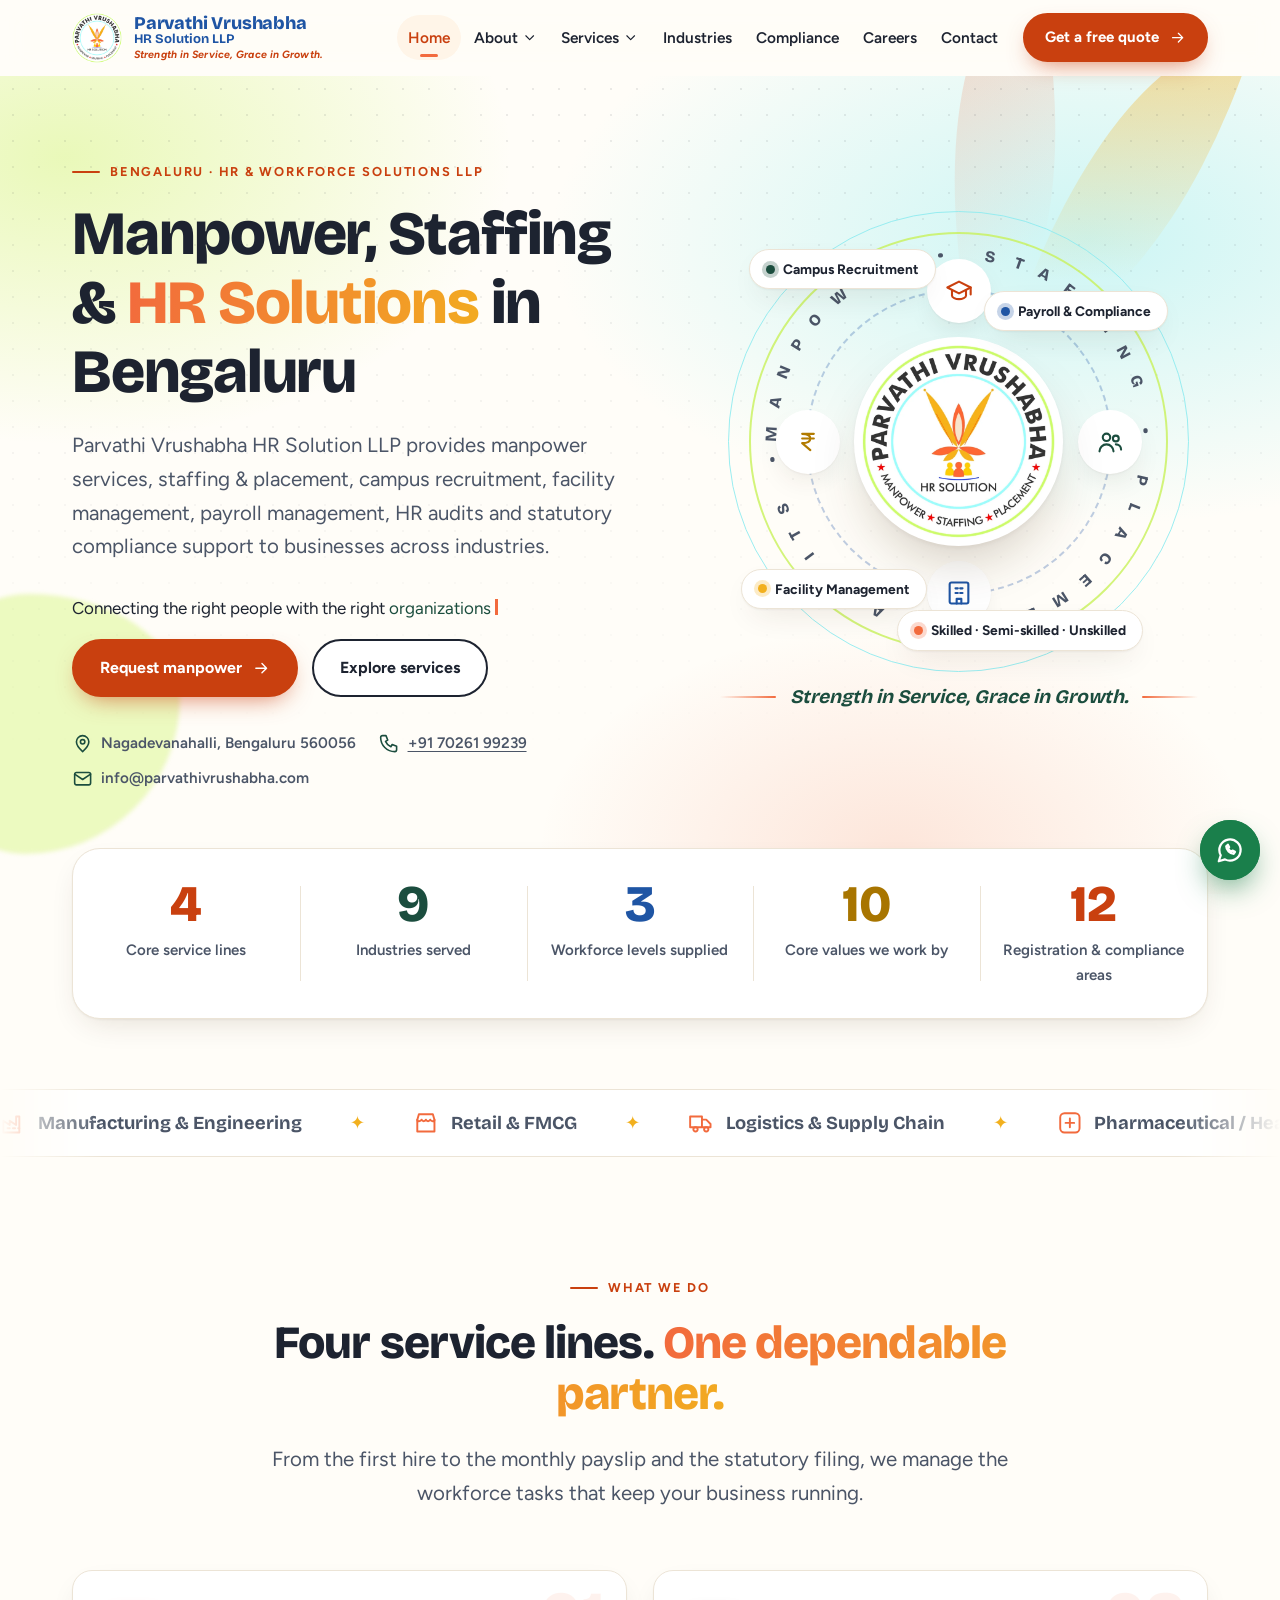
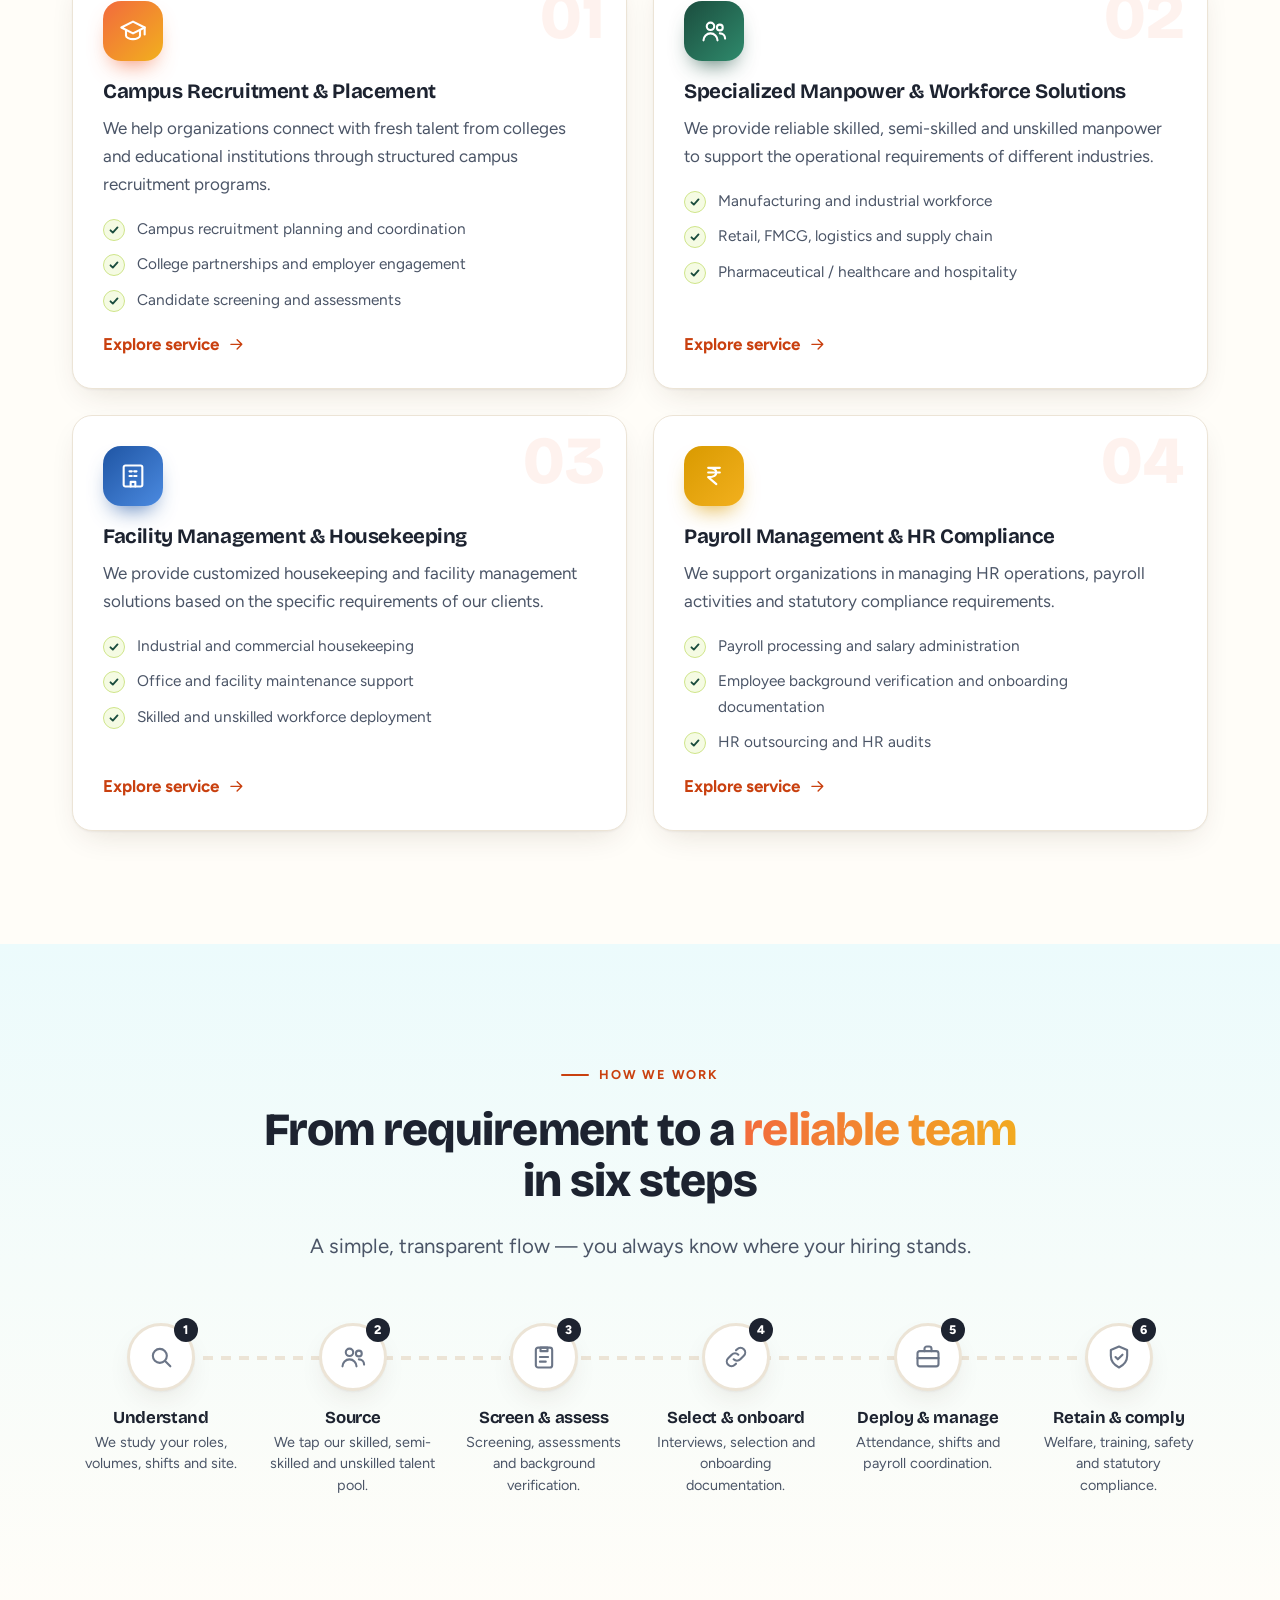
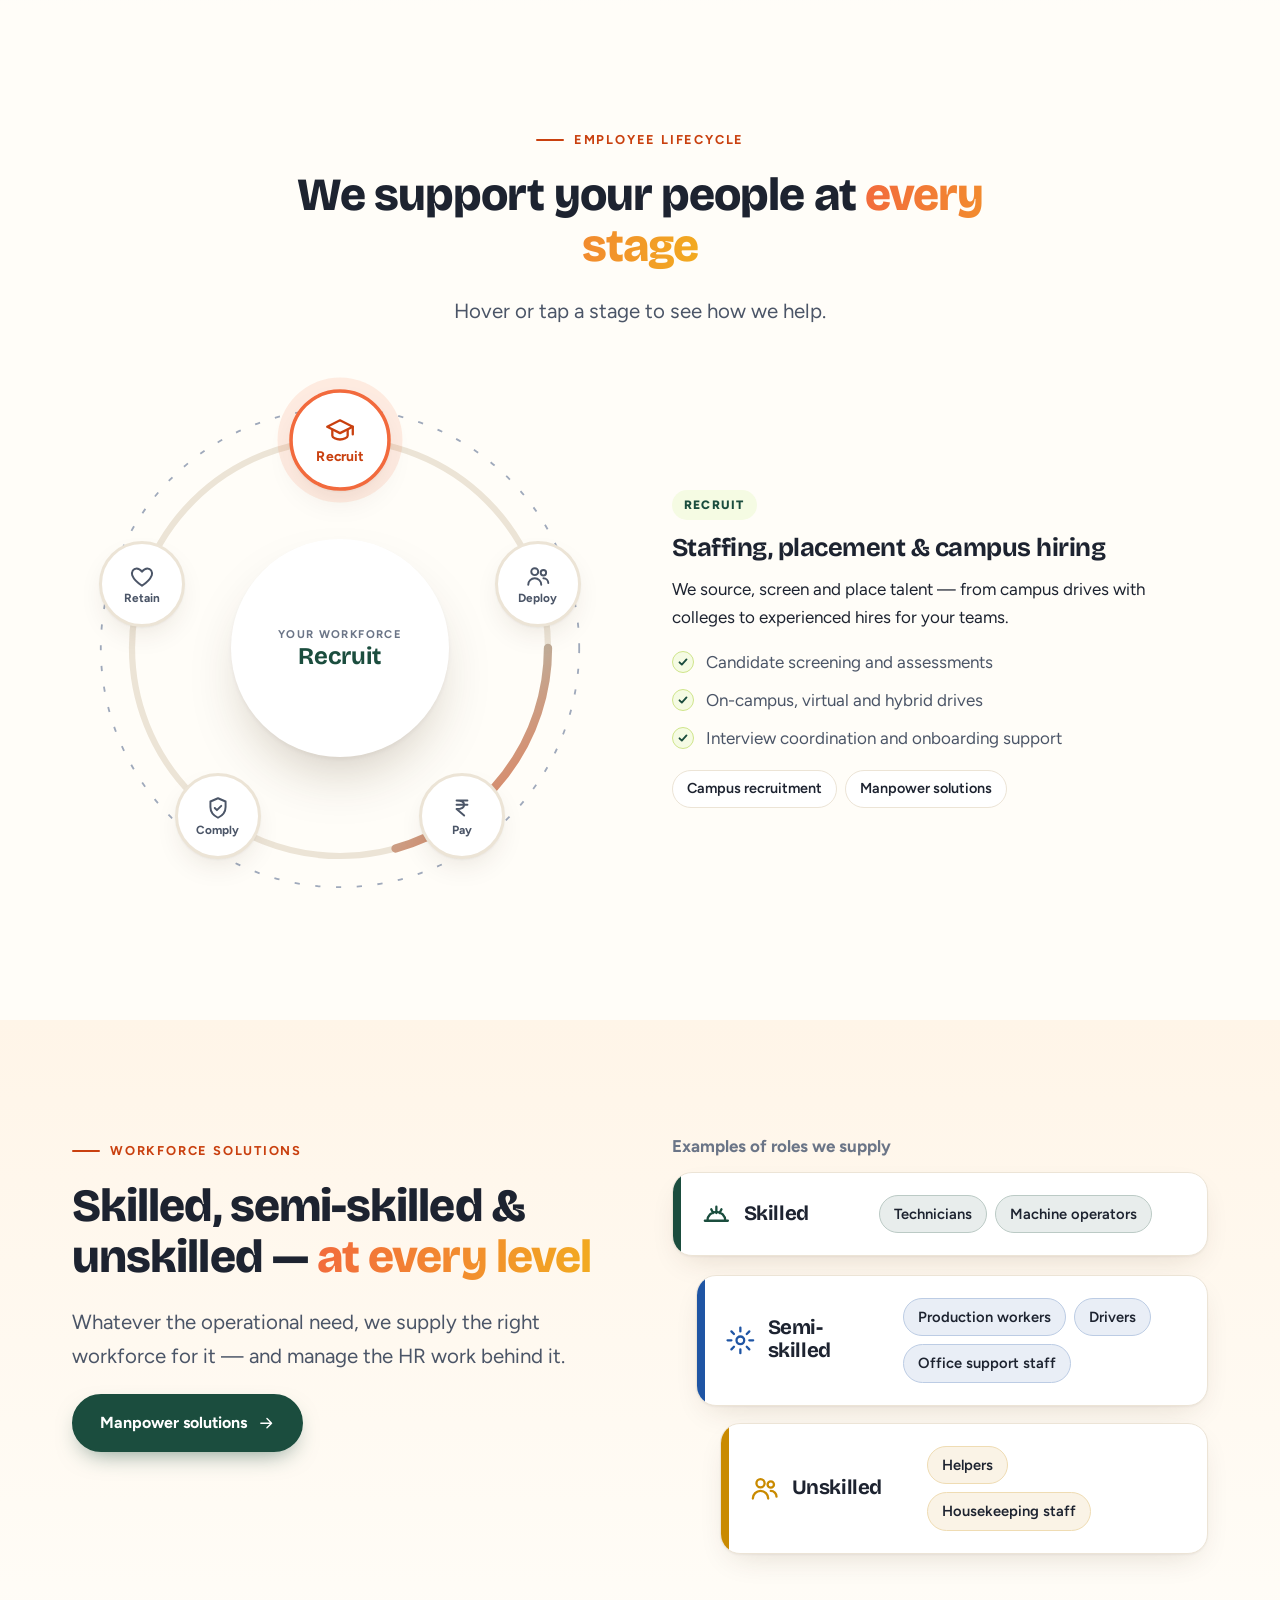
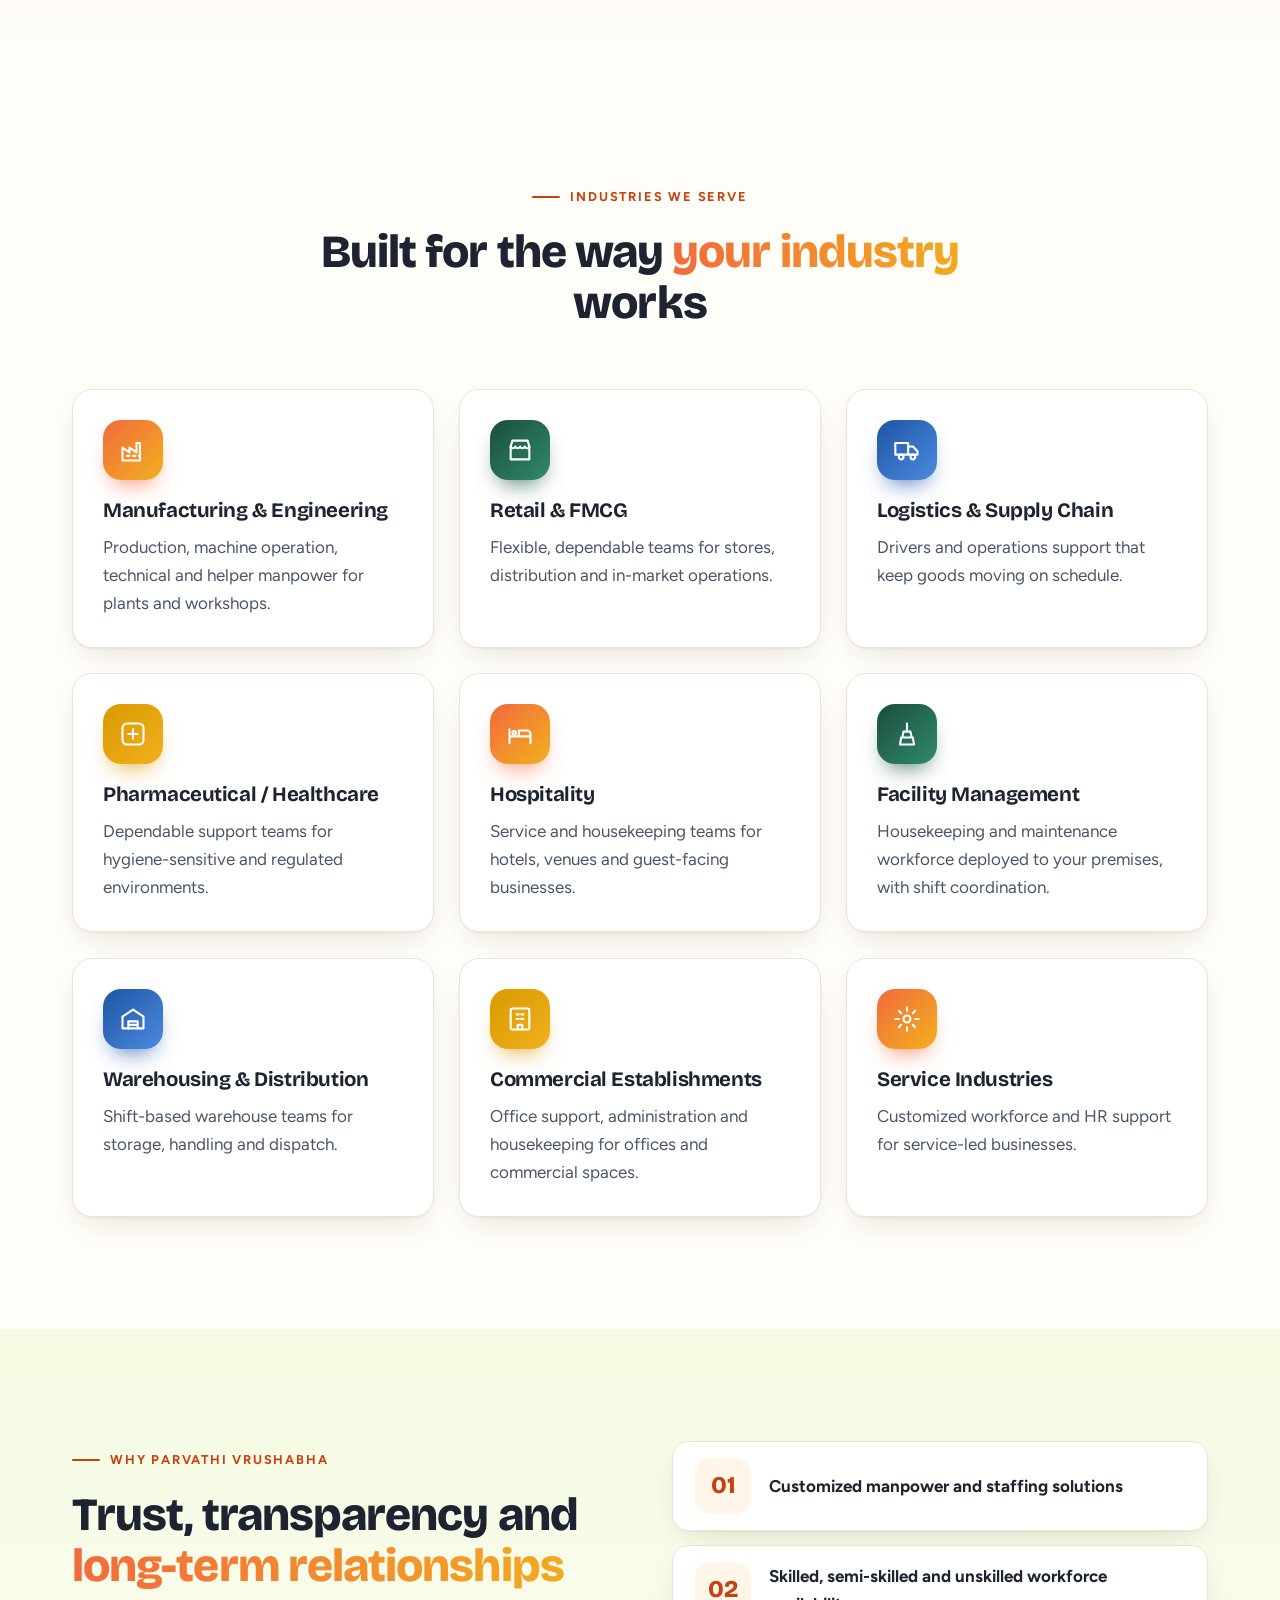
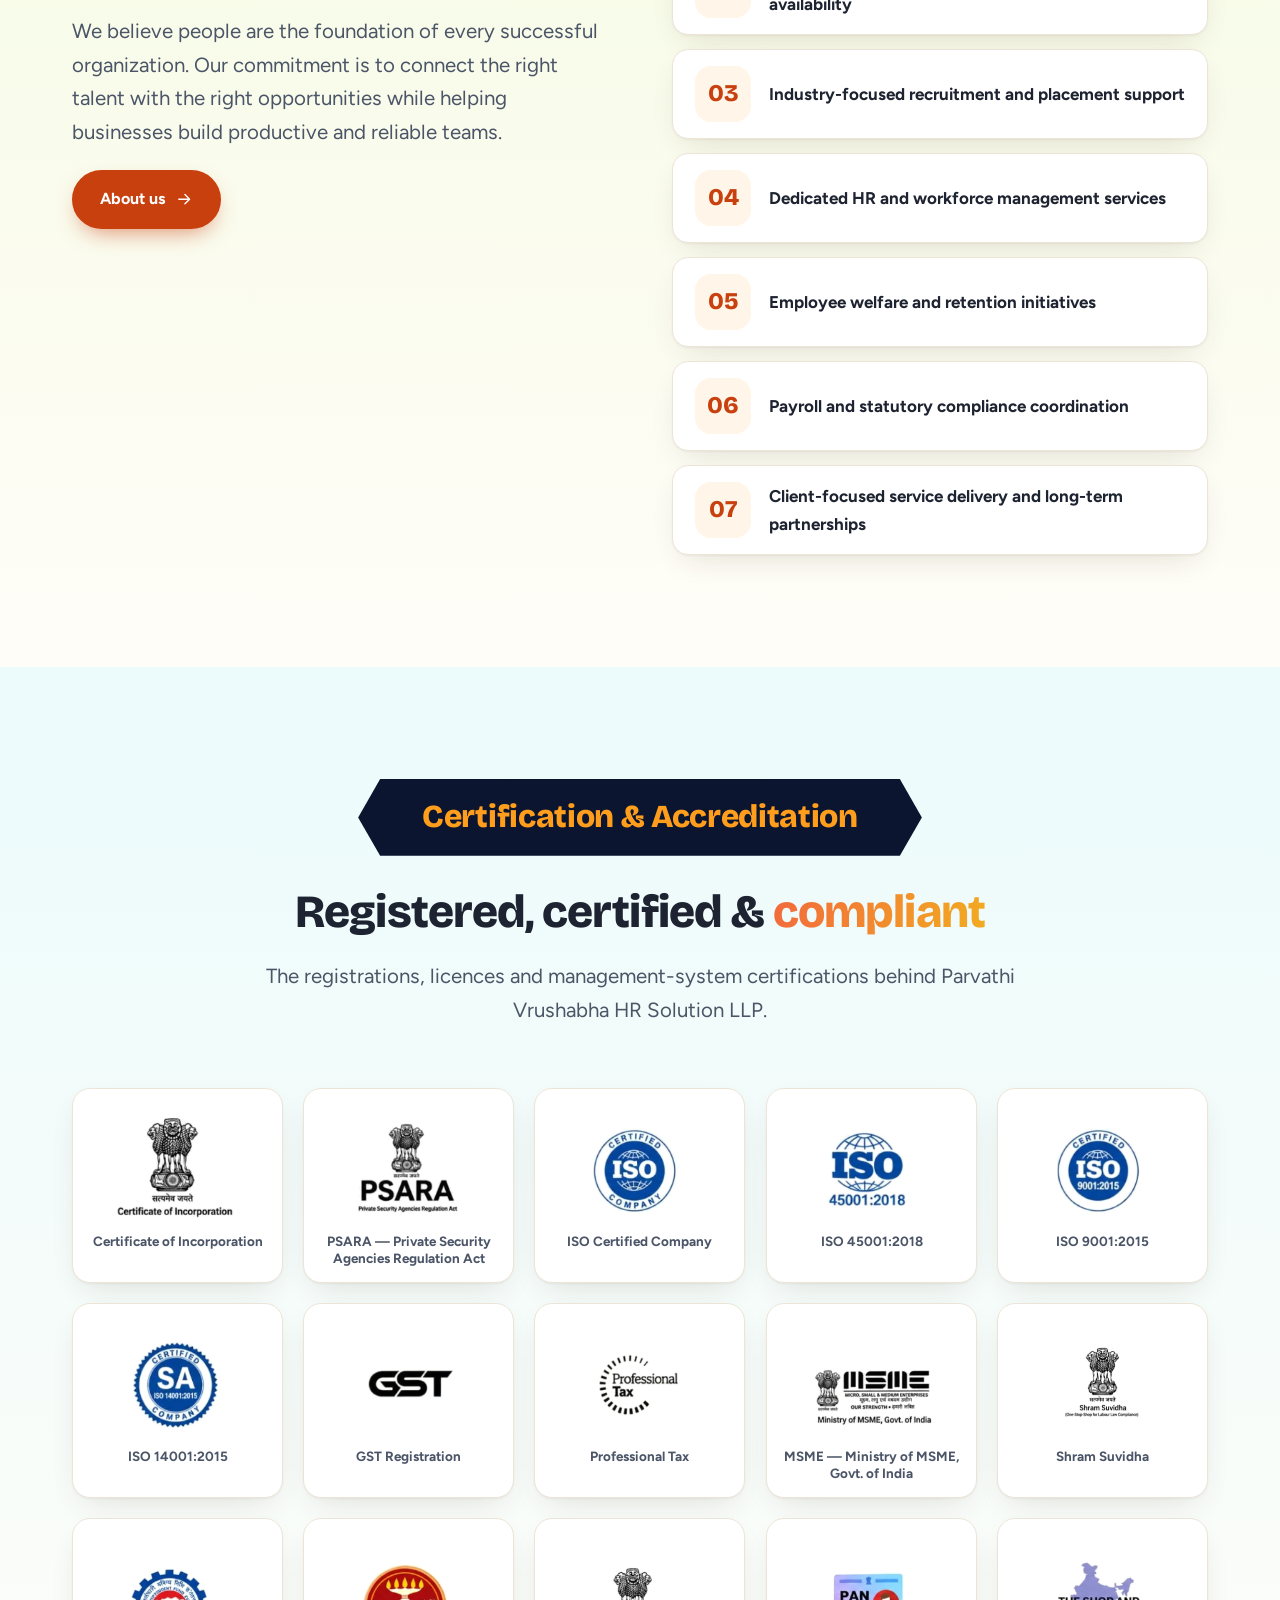
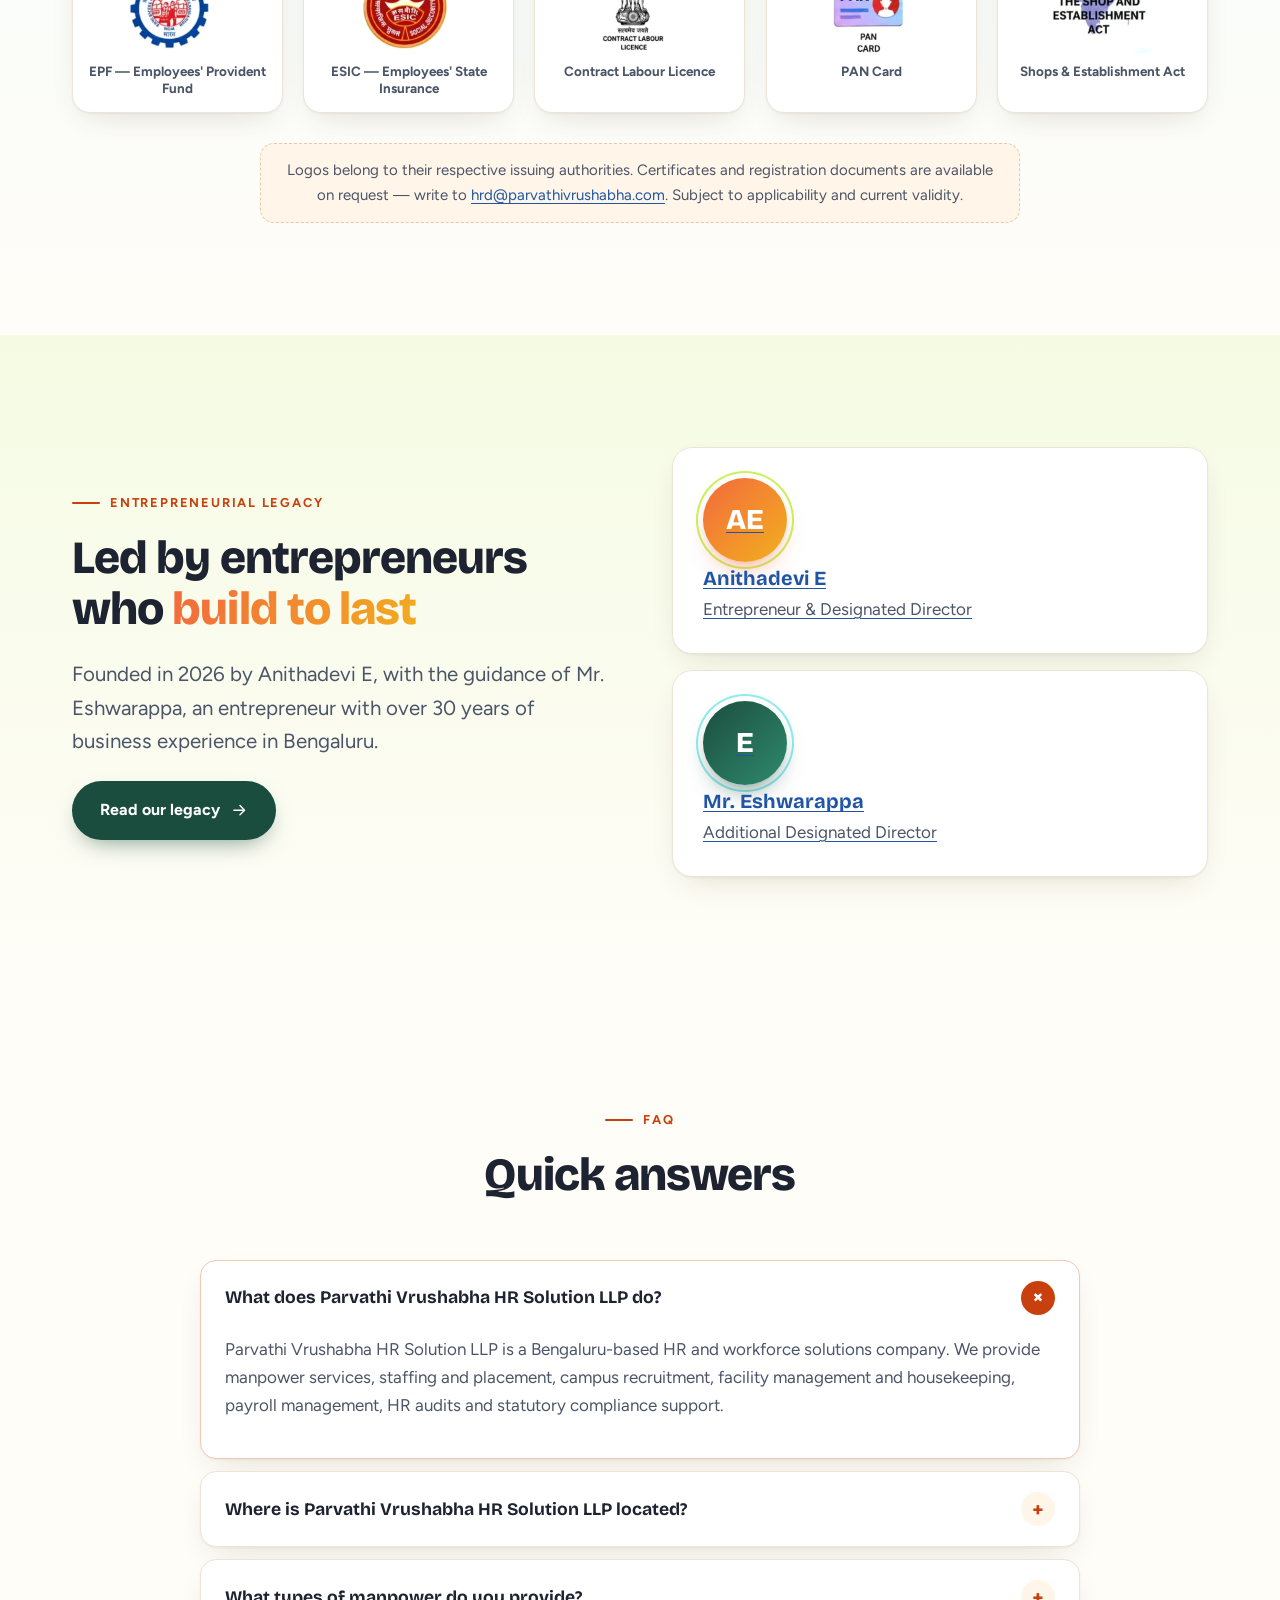
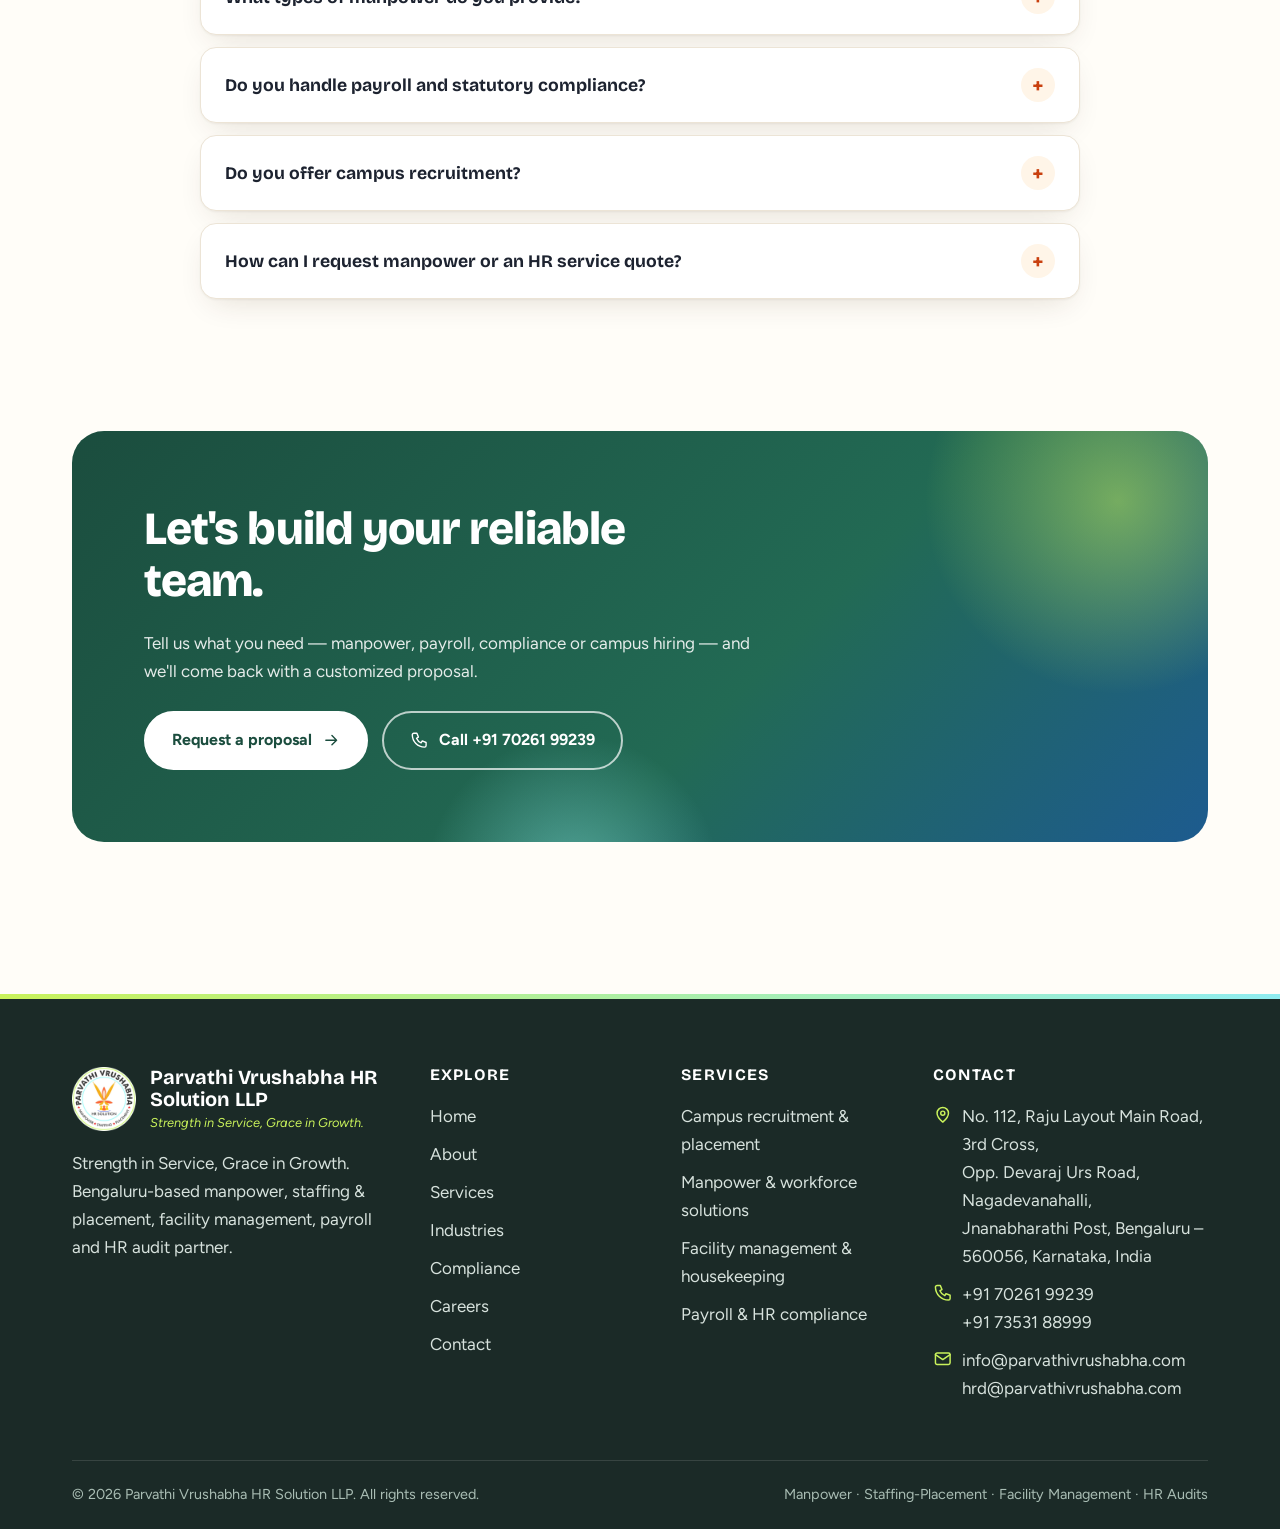
<file: index.html>
<!doctype html>
<html lang="en-IN">
<head>
<meta charset="utf-8">
<meta name="viewport" content="width=device-width,initial-scale=1">
<title>Manpower, Staffing &amp; HR Solutions in Bengaluru | Parvathi Vrushabha HR Solution LLP</title>
<meta name="description" content="Bengaluru HR &amp; workforce solutions LLP: manpower supply, staffing &amp; placement, campus recruitment, housekeeping &amp; facility management, payroll, HR audits and EPF/ESI compliance.">
<link rel="canonical" href="https://www.parvathivrushabha.com/">
<link rel="alternate" hreflang="en-IN" href="https://www.parvathivrushabha.com/"><link rel="alternate" hreflang="x-default" href="https://www.parvathivrushabha.com/">
<meta name="robots" content="index,follow,max-image-preview:large,max-snippet:-1,max-video-preview:-1">
<meta name="author" content="Parvathi Vrushabha HR Solution LLP"><meta name="theme-color" content="#fffdf8">
<meta name="geo.region" content="IN-KA"><meta name="geo.placename" content="Bengaluru">
<meta property="og:type" content="website"><meta property="og:site_name" content="Parvathi Vrushabha HR Solution LLP"><meta property="og:locale" content="en_IN">
<meta property="og:title" content="Manpower, Staffing &amp; HR Solutions in Bengaluru | Parvathi Vrushabha HR Solution LLP"><meta property="og:description" content="Bengaluru HR &amp; workforce solutions LLP: manpower supply, staffing &amp; placement, campus recruitment, housekeeping &amp; facility management, payroll, HR audits and EPF/ESI compliance."><meta property="og:url" content="https://www.parvathivrushabha.com/">
<meta property="og:image" content="https://www.parvathivrushabha.com/assets/img/og-image.jpg"><meta property="og:image:width" content="1200"><meta property="og:image:height" content="630"><meta property="og:image:alt" content="Parvathi Vrushabha HR Solution LLP logo — Manpower, Staffing, Placement">
<meta name="twitter:card" content="summary_large_image"><meta name="twitter:title" content="Manpower, Staffing &amp; HR Solutions in Bengaluru | Parvathi Vrushabha HR Solution LLP"><meta name="twitter:description" content="Bengaluru HR &amp; workforce solutions LLP: manpower supply, staffing &amp; placement, campus recruitment, housekeeping &amp; facility management, payroll, HR audits and EPF/ESI compliance."><meta name="twitter:image" content="https://www.parvathivrushabha.com/assets/img/og-image.jpg">
<link rel="icon" href="/assets/img/favicon.ico" sizes="any"><link rel="icon" type="image/png" sizes="192x192" href="/assets/img/icon-192.png"><link rel="apple-touch-icon" href="/assets/img/apple-touch-icon.png"><link rel="manifest" href="/site.webmanifest">
<link rel="alternate" type="text/markdown" href="/llms.txt" title="LLM-readable site summary">
<link rel="preconnect" href="https://fonts.googleapis.com"><link rel="preconnect" href="https://fonts.gstatic.com" crossorigin>
<link rel="stylesheet" href="https://fonts.googleapis.com/css2?family=Bricolage+Grotesque:opsz,wght@12..96,500..800&family=Figtree:wght@400;500;600;700;800&display=swap">
<link rel="stylesheet" href="/assets/css/styles.css?v=2026-11-27">
<script>document.documentElement.classList.add('js')</script>
<script type="application/ld+json">{"@context": "https://schema.org", "@graph": [{"@type": ["Organization", "EmploymentAgency"], "@id": "https://www.parvathivrushabha.com/#org", "name": "Parvathi Vrushabha HR Solution LLP", "legalName": "Parvathi Vrushabha HR Solution LLP", "alternateName": "Parvathi Vrushabha HR Solution", "url": "https://www.parvathivrushabha.com/", "logo": "https://www.parvathivrushabha.com/assets/img/icon-512.png", "image": "https://www.parvathivrushabha.com/assets/img/og-image.jpg", "slogan": "Strength in Service, Grace in Growth.", "foundingDate": "2026", "founder": {"@id": "https://www.parvathivrushabha.com/about/entrepreneurial-legacy/#anithadevi"}, "description": "Bengaluru-based HR and workforce solutions company offering manpower services, staffing and placement, campus recruitment, facility management and housekeeping, payroll management, HR audits and statutory compliance support.", "email": "info@parvathivrushabha.com", "telephone": ["+917026199239", "+917353188999"], "address": {"@type": "PostalAddress", "streetAddress": "No. 112, Raju Layout Main Road, 3rd Cross, Opp. Devaraj Urs Road, Nagadevanahalli, Jnanabharathi Post", "addressLocality": "Bengaluru", "addressRegion": "Karnataka", "postalCode": "560056", "addressCountry": "IN"}, "areaServed": [{"@type": "City", "name": "Bengaluru"}, {"@type": "State", "name": "Karnataka"}, {"@type": "Country", "name": "India"}], "contactPoint": [{"@type": "ContactPoint", "contactType": "customer service", "telephone": "+917026199239", "email": "info@parvathivrushabha.com", "availableLanguage": ["en", "kn", "hi"]}, {"@type": "ContactPoint", "contactType": "human resources", "telephone": "+917353188999", "email": "hrd@parvathivrushabha.com"}], "knowsAbout": ["Manpower services", "Staffing and placement", "Campus recruitment", "Facility management", "Housekeeping services", "Payroll management", "HR audits", "EPF ESI statutory compliance", "Contract labour compliance", "HR outsourcing"], "hasOfferCatalog": {"@type": "OfferCatalog", "name": "HR & workforce services", "itemListElement": [{"@type": "Offer", "itemOffered": {"@type": "Service", "name": "Campus Recruitment & Placement", "url": "https://www.parvathivrushabha.com/services/campus-recruitment-placement/"}}, {"@type": "Offer", "itemOffered": {"@type": "Service", "name": "Specialized Manpower & Workforce Solutions", "url": "https://www.parvathivrushabha.com/services/manpower-workforce-solutions/"}}, {"@type": "Offer", "itemOffered": {"@type": "Service", "name": "Facility Management & Housekeeping", "url": "https://www.parvathivrushabha.com/services/facility-management-housekeeping/"}}, {"@type": "Offer", "itemOffered": {"@type": "Service", "name": "Payroll Management & HR Compliance", "url": "https://www.parvathivrushabha.com/services/payroll-hr-compliance/"}}]}}, {"@type": "WebSite", "@id": "https://www.parvathivrushabha.com/#website", "url": "https://www.parvathivrushabha.com/", "name": "Parvathi Vrushabha HR Solution LLP", "publisher": {"@id": "https://www.parvathivrushabha.com/#org"}, "inLanguage": "en-IN"}, {"@type": "WebPage", "@id": "https://www.parvathivrushabha.com/#webpage", "url": "https://www.parvathivrushabha.com/", "name": "Manpower, Staffing & HR Solutions in Bengaluru | Parvathi Vrushabha HR Solution LLP", "description": "Bengaluru HR & workforce solutions LLP: manpower supply, staffing & placement, campus recruitment, housekeeping & facility management, payroll, HR audits and EPF/ESI compliance.", "isPartOf": {"@id": "https://www.parvathivrushabha.com/#website"}, "about": {"@id": "https://www.parvathivrushabha.com/#org"}, "inLanguage": "en-IN", "primaryImageOfPage": "https://www.parvathivrushabha.com/assets/img/og-image.jpg", "dateModified": "2026-11-27"}, {"@type": "FAQPage", "mainEntity": [{"@type": "Question", "name": "What does Parvathi Vrushabha HR Solution LLP do?", "acceptedAnswer": {"@type": "Answer", "text": "Parvathi Vrushabha HR Solution LLP is a Bengaluru-based HR and workforce solutions company. We provide manpower services, staffing and placement, campus recruitment, facility management and housekeeping, payroll management, HR audits and statutory compliance support."}}, {"@type": "Question", "name": "Where is Parvathi Vrushabha HR Solution LLP located?", "acceptedAnswer": {"@type": "Answer", "text": "Our office is at No. 112, Raju Layout Main Road, 3rd Cross, Opp. Devaraj Urs Road, Nagadevanahalli, Jnanabharathi Post, Bengaluru – 560056, Karnataka, India. You can reach us on +91 70261 99239 or +91 73531 88999, or email info@parvathivrushabha.com."}}, {"@type": "Question", "name": "What types of manpower do you provide?", "acceptedAnswer": {"@type": "Answer", "text": "We provide skilled, semi-skilled and unskilled manpower, including machine operators, technicians, production workers, helpers, drivers, housekeeping staff and office support staff, for industries such as manufacturing, retail, FMCG, logistics, pharmaceutical and healthcare, and hospitality."}}, {"@type": "Question", "name": "Do you handle payroll and statutory compliance?", "acceptedAnswer": {"@type": "Answer", "text": "Yes. We support payroll processing and salary administration, EPF, ESI, Professional Tax and Labour Welfare Fund compliance, contract labour and factory compliance coordination, and gratuity, bonus and benefits administration. We also conduct HR audits and offer HR outsourcing."}}, {"@type": "Question", "name": "Do you offer campus recruitment?", "acceptedAnswer": {"@type": "Answer", "text": "Yes. We plan and coordinate campus recruitment programs, build college partnerships, screen and assess candidates, and run on-campus, virtual and hybrid drives, along with interview coordination and onboarding support."}}, {"@type": "Question", "name": "How can I request manpower or an HR service quote?", "acceptedAnswer": {"@type": "Answer", "text": "Call or WhatsApp +91 70261 99239 or +91 73531 88999, email info@parvathivrushabha.com or hrd@parvathivrushabha.com, or use the enquiry form on our contact page. Tell us your industry, the roles you need and your location, and we will respond with a customized proposal."}}]}]}</script>
</head>
<body>
<a class="skip" href="#main">Skip to content</a>
<div class="progress" aria-hidden="true"><i></i></div>
<svg width="0" height="0" style="position:absolute" aria-hidden="true" focusable="false"><defs><symbol id="i-users" viewBox="0 0 24 24"><circle cx="9" cy="8" r="3.2"/><path d="M3 20c0-3.3 2.7-6 6-6s6 2.7 6 6"/><circle cx="17" cy="9" r="2.5"/><path d="M17 14c2.5 0 4.5 2 4.5 4.5"/></symbol><symbol id="i-briefcase" viewBox="0 0 24 24"><rect x="3" y="7" width="18" height="13" rx="2"/><path d="M9 7V5a2 2 0 0 1 2-2h2a2 2 0 0 1 2 2v2M3 13h18"/></symbol><symbol id="i-cap" viewBox="0 0 24 24"><path d="M2 9l10-5 10 5-10 5z"/><path d="M6 11.5V16c0 1.5 3 3 6 3s6-1.5 6-3v-4.5M22 9v6"/></symbol><symbol id="i-building" viewBox="0 0 24 24"><rect x="4" y="3" width="16" height="18" rx="1.5"/><path d="M9 8h2M13 8h2M9 12h2M13 12h2M10 21v-4h4v4"/></symbol><symbol id="i-rupee" viewBox="0 0 24 24"><path d="M7 5h10M7 9h10M7 5c5 0 7 1.5 7 4s-2 4-7 4l7 6"/></symbol><symbol id="i-shield" viewBox="0 0 24 24"><path d="M12 3l7 3v5c0 4.5-3 8-7 10-4-2-7-5.5-7-10V6z"/><path d="M9 12l2 2 4-4"/></symbol><symbol id="i-factory" viewBox="0 0 24 24"><path d="M3 21V10l6 4v-4l6 4V6h3v15z"/><path d="M7 17h2M12 17h2M17 17h1"/></symbol><symbol id="i-cart" viewBox="0 0 24 24"><circle cx="9" cy="20" r="1.5"/><circle cx="18" cy="20" r="1.5"/><path d="M2 3h3l2.5 11h11L21 7H6"/></symbol><symbol id="i-truck" viewBox="0 0 24 24"><path d="M2 6h11v10H2zM13 9h4l4 4v3h-8"/><circle cx="7" cy="18" r="2"/><circle cx="17" cy="18" r="2"/></symbol><symbol id="i-medical" viewBox="0 0 24 24"><rect x="3" y="3" width="18" height="18" rx="4"/><path d="M12 8v8M8 12h8"/></symbol><symbol id="i-hotel" viewBox="0 0 24 24"><path d="M3 20V8M3 14h18v6M21 14v-2a3 3 0 0 0-3-3h-7v5"/><circle cx="7" cy="11" r="1.5"/></symbol><symbol id="i-warehouse" viewBox="0 0 24 24"><path d="M3 10l9-6 9 6v10H3z"/><path d="M8 20v-6h8v6M8 17h8"/></symbol><symbol id="i-store" viewBox="0 0 24 24"><path d="M4 9l1.5-5h13L20 9M4 9v11h16V9"/><path d="M4 9c0 2 3 2 4 0 1 2 3 2 4 0 1 2 3 2 4 0 1 2 4 2 4 0"/></symbol><symbol id="i-gear" viewBox="0 0 24 24"><circle cx="12" cy="12" r="3"/><path d="M12 2v3M12 19v3M2 12h3M19 12h3M5 5l2 2M17 17l2 2M5 19l2-2M17 7l2-2"/></symbol><symbol id="i-phone" viewBox="0 0 24 24"><path d="M5 3h4l2 5-2.5 1.5a11 11 0 0 0 6 6L16 13l5 2v4a2 2 0 0 1-2 2A16 16 0 0 1 3 5a2 2 0 0 1 2-2z"/></symbol><symbol id="i-mail" viewBox="0 0 24 24"><rect x="3" y="5" width="18" height="14" rx="2"/><path d="M3 7l9 6 9-6"/></symbol><symbol id="i-pin" viewBox="0 0 24 24"><path d="M12 21s7-6 7-11a7 7 0 0 0-14 0c0 5 7 11 7 11z"/><circle cx="12" cy="10" r="2.5"/></symbol><symbol id="i-whatsapp" viewBox="0 0 24 24"><path d="M3 21l1.6-4.8A8.5 8.5 0 1 1 8 19.5z"/><path d="M9 9c0 3 3 6 6 6l1-1.5-2-1-1 .8c-1-.5-2-1.5-2.5-2.5l.8-1-1-2z"/></symbol><symbol id="i-arrow" viewBox="0 0 24 24"><path d="M5 12h14M13 6l6 6-6 6"/></symbol><symbol id="i-chevron" viewBox="0 0 24 24"><path d="M6 9l6 6 6-6"/></symbol><symbol id="i-search" viewBox="0 0 24 24"><circle cx="11" cy="11" r="6"/><path d="M20 20l-4.5-4.5"/></symbol><symbol id="i-clipboard" viewBox="0 0 24 24"><rect x="5" y="4" width="14" height="17" rx="2"/><path d="M9 4h6v3H9zM8.5 12h7M8.5 16h5"/></symbol><symbol id="i-link" viewBox="0 0 24 24"><path d="M10 14a4 4 0 0 0 5.7 0l3-3a4 4 0 0 0-5.7-5.7l-1 1M14 10a4 4 0 0 0-5.7 0l-3 3a4 4 0 0 0 5.7 5.7l1-1"/></symbol><symbol id="i-scale" viewBox="0 0 24 24"><path d="M12 4v16M6 20h12M5 7h14M5 7l-3 7a3.5 3 0 0 0 6 0zM19 7l-3 7a3.5 3 0 0 0 6 0z"/></symbol><symbol id="i-lock" viewBox="0 0 24 24"><rect x="5" y="11" width="14" height="10" rx="2"/><path d="M8 11V8a4 4 0 0 1 8 0v3"/></symbol><symbol id="i-heart" viewBox="0 0 24 24"><path d="M12 21s-7-4.5-9-9.5C2 8 4 5 7 5c2 0 3.5 1 5 3 1.5-2 3-3 5-3 3 0 5 3 4 6.5-2 5-9 9.5-9 9.5z"/></symbol><symbol id="i-leaf" viewBox="0 0 24 24"><path d="M5 19C5 10 10 5 20 4c0 10-5 15-14 15zM5 19l8-8"/></symbol><symbol id="i-globe" viewBox="0 0 24 24"><circle cx="12" cy="12" r="9"/><path d="M3 12h18M12 3c3 3 3 15 0 18M12 3c-3 3-3 15 0 18"/></symbol><symbol id="i-eye" viewBox="0 0 24 24"><path d="M2 12s4-7 10-7 10 7 10 7-4 7-10 7S2 12 2 12z"/><circle cx="12" cy="12" r="3"/></symbol><symbol id="i-target" viewBox="0 0 24 24"><circle cx="12" cy="12" r="9"/><circle cx="12" cy="12" r="5"/><circle cx="12" cy="12" r="1"/></symbol><symbol id="i-trend" viewBox="0 0 24 24"><path d="M3 17l6-6 4 4 8-8M15 7h6v6"/></symbol><symbol id="i-book" viewBox="0 0 24 24"><path d="M4 5a2 2 0 0 1 2-2h13v16H6a2 2 0 0 0-2 2zM4 19V5M9 8h6"/></symbol><symbol id="i-hardhat" viewBox="0 0 24 24"><path d="M3 17h18M5 17a7 7 0 0 1 14 0M12 6v5M8 8l1.5 3M16 8l-1.5 3"/></symbol><symbol id="i-clock" viewBox="0 0 24 24"><circle cx="12" cy="12" r="9"/><path d="M12 7v5l3 2"/></symbol><symbol id="i-bucket" viewBox="0 0 24 24"><path d="M12 3v7M9 10h6l1 5H8zM7 15l-1 6h12l-1-6"/></symbol><symbol id="i-file" viewBox="0 0 24 24"><path d="M6 3h8l4 4v14H6zM14 3v4h4M9 13h6M9 17h6"/></symbol><symbol id="i-chart" viewBox="0 0 24 24"><path d="M4 20V4M4 20h16M8 16v-5M12 16V8M16 16v-3"/></symbol><symbol id="i-calendar" viewBox="0 0 24 24"><rect x="3" y="5" width="18" height="16" rx="2"/><path d="M3 10h18M8 3v4M16 3v4"/></symbol><symbol id="i-idcard" viewBox="0 0 24 24"><rect x="3" y="5" width="18" height="14" rx="2"/><circle cx="9" cy="11" r="2"/><path d="M6 16c0-1.5 1.5-2.5 3-2.5s3 1 3 2.5M14 10h4M14 14h3"/></symbol><symbol id="i-userplus" viewBox="0 0 24 24"><circle cx="10" cy="8" r="3.5"/><path d="M3 20c0-3.5 3-6 7-6M18 8v6M15 11h6"/></symbol><symbol id="i-star" viewBox="0 0 24 24"><path d="M12 3l2.7 5.6 6.1.9-4.4 4.3 1 6.1L12 17l-5.4 2.9 1-6.1L3.2 9.5l6.1-.9z"/></symbol><symbol id="i-check" viewBox="0 0 24 24"><path d="M5 12.5l4.5 4.5L19 7.5"/></symbol></defs></svg>
<header class="site-header"><div class="container nav-wrap">
<a class="brand" href="/" aria-label="Parvathi Vrushabha HR Solution LLP — home"><img src="/assets/img/logo.webp" width="50" height="50" alt="Parvathi Vrushabha HR Solution LLP logo"><span><b>Parvathi Vrushabha <span>HR Solution LLP</span></b><em class="slogan-mini">Strength in Service, Grace in Growth.</em></span></a>
<nav class="nav" id="site-nav" aria-label="Main"><ul><li><a class="nl" href="/" aria-current="page">Home</a></li><li class="has-sub"><a class="nl" href="/about/">About<svg class="ic " aria-hidden="true" focusable="false"><use href="#i-chevron"/></svg></a><div class="sub"><a href="/about/"><svg class="ic " aria-hidden="true" focusable="false"><use href="#i-building"/></svg>Our story</a><a href="/about/entrepreneurial-legacy/"><svg class="ic " aria-hidden="true" focusable="false"><use href="#i-star"/></svg>Entrepreneurial legacy</a></div></li><li class="has-sub"><a class="nl" href="/services/">Services<svg class="ic " aria-hidden="true" focusable="false"><use href="#i-chevron"/></svg></a><div class="sub"><a href="/services/campus-recruitment-placement/"><svg class="ic " aria-hidden="true" focusable="false"><use href="#i-cap"/></svg>Campus recruitment &amp; placement</a><a href="/services/manpower-workforce-solutions/"><svg class="ic " aria-hidden="true" focusable="false"><use href="#i-users"/></svg>Manpower &amp; workforce solutions</a><a href="/services/facility-management-housekeeping/"><svg class="ic " aria-hidden="true" focusable="false"><use href="#i-building"/></svg>Facility management &amp; housekeeping</a><a href="/services/payroll-hr-compliance/"><svg class="ic " aria-hidden="true" focusable="false"><use href="#i-rupee"/></svg>Payroll &amp; HR compliance</a></div></li><li><a class="nl" href="/industries/">Industries</a></li><li><a class="nl" href="/compliance/">Compliance</a></li><li><a class="nl" href="/careers/">Careers</a></li><li><a class="nl" href="/contact/">Contact</a></li></ul><span class="nav-cta"><a class="btn sm" href="/contact/">Get a free quote <svg class="ic go" aria-hidden="true" focusable="false"><use href="#i-arrow"/></svg></a></span></nav>
<button class="burger" aria-expanded="false" aria-controls="site-nav" aria-label="Open menu"><span></span></button>
</div></header>
<main id="main">
<section class="hero"><span class="leaf a" aria-hidden="true"></span><span class="leaf b" aria-hidden="true"></span><span class="blob" style="width:260px;height:260px;left:-80px;bottom:40px;background:rgba(201,242,91,.35)" aria-hidden="true"></span>
<div class="container hero-grid"><div>
<p class="eyebrow" data-reveal="" style="--i:0">Bengaluru · HR &amp; Workforce Solutions LLP</p>
<h1 data-reveal="" style="--i:1">Manpower, Staffing &amp; <span class="hl">HR Solutions</span> in Bengaluru</h1>
<p class="lead" data-reveal="" style="--i:2">Parvathi Vrushabha HR Solution LLP provides manpower services, staffing &amp; placement, campus recruitment, facility management, payroll management, HR audits and statutory compliance support to businesses across industries.</p>
<p data-reveal="" style="--i:2" style="font-family:var(--head);font-weight:700;font-size:1.3rem;margin-bottom:28px">Connecting the right people with the right <span class="rotator" data-rotate="organizations|opportunities|teams|careers">organizations</span></p>
<div class="btn-row" data-reveal="" style="--i:3"><a class="btn" data-magnetic href="/contact/?service=Manpower%20%26%20Workforce%20Solutions">Request manpower <svg class="ic go" aria-hidden="true" focusable="false"><use href="#i-arrow"/></svg></a><a class="btn ghost" data-magnetic href="/services/">Explore services</a></div>
<div class="hero-meta" data-reveal="" style="--i:4"><span><svg class="ic " aria-hidden="true" focusable="false"><use href="#i-pin"/></svg> Nagadevanahalli, Bengaluru 560056</span><span><svg class="ic " aria-hidden="true" focusable="false"><use href="#i-phone"/></svg> <a href="tel:+917026199239" style="color:inherit">+91 70261 99239</a></span><span><svg class="ic " aria-hidden="true" focusable="false"><use href="#i-mail"/></svg> info@parvathivrushabha.com</span></div>
</div><div class="hero-visual" data-reveal="zoom" style="--i:2"><div class="orbit" role="img" aria-label="Parvathi Vrushabha HR Solution LLP logo surrounded by service icons: recruitment, manpower, facility management and payroll">
<span class="ring r3"></span><span class="ring r2"></span>
<svg class="textring" viewBox="0 0 400 400" aria-hidden="true"><defs><path id="tp" d="M200,200 m-176,0 a176,176 0 1,1 352,0 a176,176 0 1,1 -352,0"/></defs><text><textPath href="#tp" textLength="1096" lengthAdjust="spacing">MANPOWER  •  STAFFING  •  PLACEMENT  •  AUDITS  •  </textPath></text></svg>
<div class="ring r1"><span class="node n1"><svg class="ic " aria-hidden="true" focusable="false"><use href="#i-cap"/></svg></span><span class="node n2"><svg class="ic " aria-hidden="true" focusable="false"><use href="#i-users"/></svg></span><span class="node n3"><svg class="ic " aria-hidden="true" focusable="false"><use href="#i-building"/></svg></span><span class="node n4"><svg class="ic " aria-hidden="true" focusable="false"><use href="#i-rupee"/></svg></span></div>
<div class="core"><img src="/assets/img/logo.webp" width="320" height="320" alt="Parvathi Vrushabha HR Solution LLP logo" fetchpriority="high"></div>
<span class="chip-float cf1">Campus Recruitment</span><span class="chip-float cf2">Facility Management</span><span class="chip-float cf3">Payroll &amp; Compliance</span><span class="chip-float cf4">Skilled · Semi-skilled · Unskilled</span>
</div><p class="slogan-line"><span>Strength in Service, Grace in Growth.</span></p></div></div></section><div class="container"><div class="stats" role="list" aria-label="Company at a glance">
<div class="stat" role="listitem"><b data-count="4">4</b><span>Core service lines</span></div><div class="stat" role="listitem"><b data-count="9">9</b><span>Industries served</span></div>
<div class="stat" role="listitem"><b data-count="3">3</b><span>Workforce levels supplied</span></div><div class="stat" role="listitem"><b data-count="10">10</b><span>Core values we work by</span></div>
<div class="stat" role="listitem"><b data-count="12">12</b><span>Registration &amp; compliance areas</span></div></div></div><div class="marquee" style="margin-top:70px" aria-label="Industries we serve"><div class="marquee-track"><span><svg class="ic " aria-hidden="true" focusable="false"><use href="#i-factory"/></svg>Manufacturing &amp; Engineering</span><span><svg class="ic " aria-hidden="true" focusable="false"><use href="#i-store"/></svg>Retail &amp; FMCG</span><span><svg class="ic " aria-hidden="true" focusable="false"><use href="#i-truck"/></svg>Logistics &amp; Supply Chain</span><span><svg class="ic " aria-hidden="true" focusable="false"><use href="#i-medical"/></svg>Pharmaceutical / Healthcare</span><span><svg class="ic " aria-hidden="true" focusable="false"><use href="#i-hotel"/></svg>Hospitality</span><span><svg class="ic " aria-hidden="true" focusable="false"><use href="#i-bucket"/></svg>Facility Management</span><span><svg class="ic " aria-hidden="true" focusable="false"><use href="#i-warehouse"/></svg>Warehousing &amp; Distribution</span><span><svg class="ic " aria-hidden="true" focusable="false"><use href="#i-building"/></svg>Commercial Establishments</span><span><svg class="ic " aria-hidden="true" focusable="false"><use href="#i-gear"/></svg>Service Industries</span><span><svg class="ic " aria-hidden="true" focusable="false"><use href="#i-factory"/></svg>Manufacturing &amp; Engineering</span><span><svg class="ic " aria-hidden="true" focusable="false"><use href="#i-store"/></svg>Retail &amp; FMCG</span><span><svg class="ic " aria-hidden="true" focusable="false"><use href="#i-truck"/></svg>Logistics &amp; Supply Chain</span><span><svg class="ic " aria-hidden="true" focusable="false"><use href="#i-medical"/></svg>Pharmaceutical / Healthcare</span><span><svg class="ic " aria-hidden="true" focusable="false"><use href="#i-hotel"/></svg>Hospitality</span><span><svg class="ic " aria-hidden="true" focusable="false"><use href="#i-bucket"/></svg>Facility Management</span><span><svg class="ic " aria-hidden="true" focusable="false"><use href="#i-warehouse"/></svg>Warehousing &amp; Distribution</span><span><svg class="ic " aria-hidden="true" focusable="false"><use href="#i-building"/></svg>Commercial Establishments</span><span><svg class="ic " aria-hidden="true" focusable="false"><use href="#i-gear"/></svg>Service Industries</span></div></div><section class="section" id="services"><div class="container"><div class="section-head center" data-reveal="" style="--i:0"><p class="eyebrow">What we do</p><h2>Four service lines. <span class="hl">One dependable partner.</span></h2>
<p class="lead">From the first hire to the monthly payslip and the statutory filing, we manage the workforce tasks that keep your business running.</p></div>
<div class="grid g2"><article class="card service-card" data-tilt data-reveal="" style="--i:1"><span class="num" aria-hidden="true">01</span><div class="icon-badge "><svg class="ic " aria-hidden="true" focusable="false"><use href="#i-cap"/></svg></div>
<h3>Campus Recruitment &amp; Placement</h3><p>We help organizations connect with fresh talent from colleges and educational institutions through structured campus recruitment programs.</p><ul class="ticks"><li>Campus recruitment planning and coordination</li><li>College partnerships and employer engagement</li><li>Candidate screening and assessments</li></ul><a class="more" href="/services/campus-recruitment-placement/">Explore service <svg class="ic " aria-hidden="true" focusable="false"><use href="#i-arrow"/></svg></a></article><article class="card service-card" data-tilt data-reveal="" style="--i:2"><span class="num" aria-hidden="true">02</span><div class="icon-badge g"><svg class="ic " aria-hidden="true" focusable="false"><use href="#i-users"/></svg></div>
<h3>Specialized Manpower &amp; Workforce Solutions</h3><p>We provide reliable skilled, semi-skilled and unskilled manpower to support the operational requirements of different industries.</p><ul class="ticks"><li>Manufacturing and industrial workforce</li><li>Retail, FMCG, logistics and supply chain</li><li>Pharmaceutical / healthcare and hospitality</li></ul><a class="more" href="/services/manpower-workforce-solutions/">Explore service <svg class="ic " aria-hidden="true" focusable="false"><use href="#i-arrow"/></svg></a></article><article class="card service-card" data-tilt data-reveal="" style="--i:3"><span class="num" aria-hidden="true">03</span><div class="icon-badge b"><svg class="ic " aria-hidden="true" focusable="false"><use href="#i-building"/></svg></div>
<h3>Facility Management &amp; Housekeeping</h3><p>We provide customized housekeeping and facility management solutions based on the specific requirements of our clients.</p><ul class="ticks"><li>Industrial and commercial housekeeping</li><li>Office and facility maintenance support</li><li>Skilled and unskilled workforce deployment</li></ul><a class="more" href="/services/facility-management-housekeeping/">Explore service <svg class="ic " aria-hidden="true" focusable="false"><use href="#i-arrow"/></svg></a></article><article class="card service-card" data-tilt data-reveal="" style="--i:0"><span class="num" aria-hidden="true">04</span><div class="icon-badge y"><svg class="ic " aria-hidden="true" focusable="false"><use href="#i-rupee"/></svg></div>
<h3>Payroll Management &amp; HR Compliance</h3><p>We support organizations in managing HR operations, payroll activities and statutory compliance requirements.</p><ul class="ticks"><li>Payroll processing and salary administration</li><li>Employee background verification and onboarding documentation</li><li>HR outsourcing and HR audits</li></ul><a class="more" href="/services/payroll-hr-compliance/">Explore service <svg class="ic " aria-hidden="true" focusable="false"><use href="#i-arrow"/></svg></a></article></div></div></section><section class="section tint-aqua" id="process"><div class="container"><div class="section-head center" data-reveal="" style="--i:0"><p class="eyebrow">How we work</p><h2>From requirement to a <span class="hl">reliable team</span> in six steps</h2>
<p class="lead">A simple, transparent flow — you always know where your hiring stands.</p></div>
<ol class="steps" style="list-style:none;padding:0;margin:0"><li class="step" data-reveal="" style="--i:0"><div class="dot"><svg class="ic " aria-hidden="true" focusable="false"><use href="#i-search"/></svg><em>1</em></div><div><h4>Understand</h4><p>We study your roles, volumes, shifts and site.</p></div></li><li class="step" data-reveal="" style="--i:1"><div class="dot"><svg class="ic " aria-hidden="true" focusable="false"><use href="#i-users"/></svg><em>2</em></div><div><h4>Source</h4><p>We tap our skilled, semi-skilled and unskilled talent pool.</p></div></li><li class="step" data-reveal="" style="--i:2"><div class="dot"><svg class="ic " aria-hidden="true" focusable="false"><use href="#i-clipboard"/></svg><em>3</em></div><div><h4>Screen &amp; assess</h4><p>Screening, assessments and background verification.</p></div></li><li class="step" data-reveal="" style="--i:3"><div class="dot"><svg class="ic " aria-hidden="true" focusable="false"><use href="#i-link"/></svg><em>4</em></div><div><h4>Select &amp; onboard</h4><p>Interviews, selection and onboarding documentation.</p></div></li><li class="step" data-reveal="" style="--i:4"><div class="dot"><svg class="ic " aria-hidden="true" focusable="false"><use href="#i-briefcase"/></svg><em>5</em></div><div><h4>Deploy &amp; manage</h4><p>Attendance, shifts and payroll coordination.</p></div></li><li class="step" data-reveal="" style="--i:5"><div class="dot"><svg class="ic " aria-hidden="true" focusable="false"><use href="#i-shield"/></svg><em>6</em></div><div><h4>Retain &amp; comply</h4><p>Welfare, training, safety and statutory compliance.</p></div></li></ol>
</div></section><section class="section" id="lifecycle"><div class="container"><div class="section-head center" data-reveal="" style="--i:0"><p class="eyebrow">Employee lifecycle</p><h2>We support your people at <span class="hl">every stage</span></h2>
<p class="lead">Hover or tap a stage to see how we help.</p></div>
<div class="wheel-wrap"><div class="wheel" data-reveal="zoom" style="--i:0">
<svg class="rings" viewBox="0 0 100 100" aria-hidden="true"><defs><linearGradient id="wg" x1="0" y1="0" x2="1" y2="1"><stop offset="0" stop-color="#c9f25b"/><stop offset=".5" stop-color="#8fecf0"/><stop offset="1" stop-color="#f26a3d"/></linearGradient></defs>
<circle cx="50" cy="50" r="40" fill="none" stroke="#ece4d6" stroke-width="1.2"/>
<g style="transform-origin:50px 50px;animation:spin 40s linear infinite"><circle cx="50" cy="50" r="40" fill="none" stroke="url(#wg)" stroke-width="1.6" stroke-linecap="round" stroke-dasharray="52 200"/></g>
<g style="transform-origin:50px 50px;animation:spin 70s linear infinite reverse"><circle cx="50" cy="50" r="46" fill="none" stroke="#9fa9bb" stroke-width=".35" stroke-dasharray="1 3"/></g></svg>
<div class="hub"><div><small>Your workforce</small><strong>Recruit</strong></div></div><button class="wnode" data-hub="Recruit" aria-pressed="false" aria-label="Recruit"><svg class="ic " aria-hidden="true" focusable="false"><use href="#i-cap"/></svg><span>Recruit</span></button><button class="wnode" data-hub="Deploy" aria-pressed="false" aria-label="Deploy"><svg class="ic " aria-hidden="true" focusable="false"><use href="#i-users"/></svg><span>Deploy</span></button><button class="wnode" data-hub="Pay" aria-pressed="false" aria-label="Pay"><svg class="ic " aria-hidden="true" focusable="false"><use href="#i-rupee"/></svg><span>Pay</span></button><button class="wnode" data-hub="Comply" aria-pressed="false" aria-label="Comply"><svg class="ic " aria-hidden="true" focusable="false"><use href="#i-shield"/></svg><span>Comply</span></button><button class="wnode" data-hub="Retain" aria-pressed="false" aria-label="Retain"><svg class="ic " aria-hidden="true" focusable="false"><use href="#i-heart"/></svg><span>Retain</span></button></div>
<div class="wdetail" aria-live="polite"><div class="pane"><span class="tag">Recruit</span><h3>Staffing, placement &amp; campus hiring</h3><p>We source, screen and place talent — from campus drives with colleges to experienced hires for your teams.</p><ul class="ticks"><li>Candidate screening and assessments</li><li>On-campus, virtual and hybrid drives</li><li>Interview coordination and onboarding support</li></ul><div class="wlist"><a href="/services/campus-recruitment-placement/">Campus recruitment</a><a href="/services/manpower-workforce-solutions/">Manpower solutions</a></div></div><div class="pane"><span class="tag">Deploy</span><h3>Manpower &amp; facility workforce</h3><p>Skilled, semi-skilled and unskilled teams deployed to your plant, warehouse, office or facility with attendance and shift coordination.</p><ul class="ticks"><li>Industrial and commercial housekeeping</li><li>Production and industrial support manpower</li><li>Attendance and shift management coordination</li></ul><div class="wlist"><a href="/services/facility-management-housekeeping/">Facility management</a><a href="/services/manpower-workforce-solutions/">Manpower solutions</a></div></div><div class="pane"><span class="tag">Pay</span><h3>Payroll &amp; benefits administration</h3><p>Accurate payroll processing, salary administration and employee benefits so your people are paid correctly and on time.</p><ul class="ticks"><li>Payroll processing and salary administration</li><li>Gratuity, bonus and benefits administration</li><li>Employee onboarding documentation</li></ul><div class="wlist"><a href="/services/payroll-hr-compliance/">Payroll &amp; HR compliance</a></div></div><div class="pane"><span class="tag">Comply</span><h3>Statutory compliance &amp; HR audits</h3><p>Stay on the right side of labour law with EPF, ESI, Professional Tax and Labour Welfare Fund support, plus audits that surface gaps early.</p><ul class="ticks"><li>EPF, ESI, PT and LWF support</li><li>Contract labour and factory compliance coordination</li><li>HR audits and HR outsourcing</li></ul><div class="wlist"><a href="/services/payroll-hr-compliance/">Payroll &amp; HR compliance</a><a href="/compliance/">Compliance overview</a></div></div><div class="pane"><span class="tag">Retain</span><h3>Welfare, training &amp; safety</h3><p>Our services go beyond recruitment — focusing on employee welfare, retention, training and workplace safety.</p><ul class="ticks"><li>Employee welfare and retention initiatives</li><li>Training and capability building</li><li>Workplace safety and quality focus</li></ul><div class="wlist"><a href="/about/">About our values</a></div></div></div></div></div></section><section class="section tint-warm" id="workforce"><div class="container"><div class="split top"><div data-reveal="left" style="--i:0"><p class="eyebrow">Workforce solutions</p><h2>Skilled, semi-skilled &amp; unskilled — <span class="hl">at every level</span></h2>
<p class="lead">Whatever the operational need, we supply the right workforce for it — and manage the HR work behind it.</p><div class="btn-row" style="margin-top:20px"><a class="btn green" href="/services/manpower-workforce-solutions/">Manpower solutions <svg class="ic go" aria-hidden="true" focusable="false"><use href="#i-arrow"/></svg></a></div></div>
<div><p style="font-weight:700;color:var(--ink-3);margin-bottom:12px">Examples of roles we supply</p><div class="tiers"><div class="tier" style="--c:var(--green)" data-reveal="" style="--i:0"><h3><svg class="ic " aria-hidden="true" focusable="false"><use href="#i-hardhat"/></svg>Skilled</h3><div class="roles"><span>Technicians</span><span>Machine operators</span></div></div><div class="tier" style="--c:var(--blue)" data-reveal="" style="--i:1"><h3><svg class="ic " aria-hidden="true" focusable="false"><use href="#i-gear"/></svg>Semi-skilled</h3><div class="roles"><span>Production workers</span><span>Drivers</span><span>Office support staff</span></div></div><div class="tier" style="--c:#c98a00" data-reveal="" style="--i:2"><h3><svg class="ic " aria-hidden="true" focusable="false"><use href="#i-users"/></svg>Unskilled</h3><div class="roles"><span>Helpers</span><span>Housekeeping staff</span></div></div></div></div></div></div></section><section class="section" id="industries"><div class="container"><div class="section-head center" data-reveal="" style="--i:0"><p class="eyebrow">Industries we serve</p><h2>Built for the way <span class="hl">your industry</span> works</h2></div>
<div class="grid g3"><a class="ind-link" href="/industries/#manufacturing" data-reveal="" style="--i:0"><article class="card ind" data-tilt><div class="icon-badge "><svg class="ic " aria-hidden="true" focusable="false"><use href="#i-factory"/></svg></div><h3>Manufacturing &amp; Engineering</h3><p style="margin:0">Production, machine operation, technical and helper manpower for plants and workshops.</p></article></a><a class="ind-link" href="/industries/#retail-fmcg" data-reveal="" style="--i:1"><article class="card ind" data-tilt><div class="icon-badge g"><svg class="ic " aria-hidden="true" focusable="false"><use href="#i-store"/></svg></div><h3>Retail &amp; FMCG</h3><p style="margin:0">Flexible, dependable teams for stores, distribution and in-market operations.</p></article></a><a class="ind-link" href="/industries/#logistics-supply-chain" data-reveal="" style="--i:2"><article class="card ind" data-tilt><div class="icon-badge b"><svg class="ic " aria-hidden="true" focusable="false"><use href="#i-truck"/></svg></div><h3>Logistics &amp; Supply Chain</h3><p style="margin:0">Drivers and operations support that keep goods moving on schedule.</p></article></a><a class="ind-link" href="/industries/#pharma-healthcare" data-reveal="" style="--i:0"><article class="card ind" data-tilt><div class="icon-badge y"><svg class="ic " aria-hidden="true" focusable="false"><use href="#i-medical"/></svg></div><h3>Pharmaceutical / Healthcare</h3><p style="margin:0">Dependable support teams for hygiene-sensitive and regulated environments.</p></article></a><a class="ind-link" href="/industries/#hospitality" data-reveal="" style="--i:1"><article class="card ind" data-tilt><div class="icon-badge "><svg class="ic " aria-hidden="true" focusable="false"><use href="#i-hotel"/></svg></div><h3>Hospitality</h3><p style="margin:0">Service and housekeeping teams for hotels, venues and guest-facing businesses.</p></article></a><a class="ind-link" href="/industries/#facility-management" data-reveal="" style="--i:2"><article class="card ind" data-tilt><div class="icon-badge g"><svg class="ic " aria-hidden="true" focusable="false"><use href="#i-bucket"/></svg></div><h3>Facility Management</h3><p style="margin:0">Housekeeping and maintenance workforce deployed to your premises, with shift coordination.</p></article></a><a class="ind-link" href="/industries/#warehousing-distribution" data-reveal="" style="--i:0"><article class="card ind" data-tilt><div class="icon-badge b"><svg class="ic " aria-hidden="true" focusable="false"><use href="#i-warehouse"/></svg></div><h3>Warehousing &amp; Distribution</h3><p style="margin:0">Shift-based warehouse teams for storage, handling and dispatch.</p></article></a><a class="ind-link" href="/industries/#commercial-establishments" data-reveal="" style="--i:1"><article class="card ind" data-tilt><div class="icon-badge y"><svg class="ic " aria-hidden="true" focusable="false"><use href="#i-building"/></svg></div><h3>Commercial Establishments</h3><p style="margin:0">Office support, administration and housekeeping for offices and commercial spaces.</p></article></a><a class="ind-link" href="/industries/#service-industries" data-reveal="" style="--i:2"><article class="card ind" data-tilt><div class="icon-badge "><svg class="ic " aria-hidden="true" focusable="false"><use href="#i-gear"/></svg></div><h3>Service Industries</h3><p style="margin:0">Customized workforce and HR support for service-led businesses.</p></article></a></div></div></section><section class="section tint-lime" id="why"><div class="container"><div class="split top"><div data-reveal="left" style="--i:0"><p class="eyebrow">Why Parvathi Vrushabha</p><h2>Trust, transparency and <span class="hl">long-term relationships</span></h2>
<p class="lead">We believe people are the foundation of every successful organization. Our commitment is to connect the right talent with the right opportunities while helping businesses build productive and reliable teams.</p>
<div class="btn-row" style="margin-top:20px"><a class="btn" href="/about/">About us <svg class="ic go" aria-hidden="true" focusable="false"><use href="#i-arrow"/></svg></a></div></div><ul class="strengths" style="list-style:none;padding:0;margin:0"><li class="strength" data-reveal="" style="--i:0"><b>Customized manpower and staffing solutions</b></li><li class="strength" data-reveal="" style="--i:1"><b>Skilled, semi-skilled and unskilled workforce availability</b></li><li class="strength" data-reveal="" style="--i:2"><b>Industry-focused recruitment and placement support</b></li><li class="strength" data-reveal="" style="--i:3"><b>Dedicated HR and workforce management services</b></li><li class="strength" data-reveal="" style="--i:0"><b>Employee welfare and retention initiatives</b></li><li class="strength" data-reveal="" style="--i:1"><b>Payroll and statutory compliance coordination</b></li><li class="strength" data-reveal="" style="--i:2"><b>Client-focused service delivery and long-term partnerships</b></li></ul></div></div></section><section class="section tint-aqua" id="certifications"><div class="container"><div class="section-head center" data-reveal="" style="--i:0"><span class="cert-banner">Certification &amp; Accreditation</span>
<h2 style="margin-top:22px">Registered, certified &amp; <span class="hl">compliant</span></h2><p class="lead">The registrations, licences and management-system certifications behind Parvathi Vrushabha HR Solution LLP.</p></div>
<div class="cert-grid"><figure class="cert" data-reveal="" style="--i:0"><span class="cert-img"><img src="/assets/img/certs/certificate-of-incorporation.webp" width="367" height="330" alt="Certificate of Incorporation logo" loading="lazy"></span><figcaption>Certificate of Incorporation</figcaption></figure><figure class="cert" data-reveal="" style="--i:1"><span class="cert-img"><img src="/assets/img/certs/psara.webp" width="330" height="330" alt="PSARA — Private Security Agencies Regulation Act logo" loading="lazy"></span><figcaption>PSARA — Private Security Agencies Regulation Act</figcaption></figure><figure class="cert" data-reveal="" style="--i:2"><span class="cert-img"><img src="/assets/img/certs/iso-certified-company.webp" width="277" height="330" alt="ISO Certified Company logo" loading="lazy"></span><figcaption>ISO Certified Company</figcaption></figure><figure class="cert" data-reveal="" style="--i:3"><span class="cert-img"><img src="/assets/img/certs/iso-45001-2018.webp" width="270" height="330" alt="ISO 45001:2018 logo" loading="lazy"></span><figcaption>ISO 45001:2018</figcaption></figure><figure class="cert" data-reveal="" style="--i:4"><span class="cert-img"><img src="/assets/img/certs/iso-9001-2015.webp" width="270" height="330" alt="ISO 9001:2015 logo" loading="lazy"></span><figcaption>ISO 9001:2015</figcaption></figure><figure class="cert" data-reveal="" style="--i:0"><span class="cert-img"><img src="/assets/img/certs/iso-14001-2015.webp" width="277" height="330" alt="ISO 14001:2015 logo" loading="lazy"></span><figcaption>ISO 14001:2015</figcaption></figure><figure class="cert" data-reveal="" style="--i:1"><span class="cert-img"><img src="/assets/img/certs/gst.webp" width="262" height="330" alt="GST Registration logo" loading="lazy"></span><figcaption>GST Registration</figcaption></figure><figure class="cert" data-reveal="" style="--i:2"><span class="cert-img"><img src="/assets/img/certs/professional-tax.webp" width="249" height="330" alt="Professional Tax logo" loading="lazy"></span><figcaption>Professional Tax</figcaption></figure><figure class="cert" data-reveal="" style="--i:3"><span class="cert-img"><img src="/assets/img/certs/msme.webp" width="390" height="382" alt="MSME — Ministry of MSME, Govt. of India logo" loading="lazy"></span><figcaption>MSME — Ministry of MSME, Govt. of India</figcaption></figure><figure class="cert" data-reveal="" style="--i:4"><span class="cert-img"><img src="/assets/img/certs/shram-suvidha.webp" width="330" height="472" alt="Shram Suvidha logo" loading="lazy"></span><figcaption>Shram Suvidha</figcaption></figure><figure class="cert" data-reveal="" style="--i:0"><span class="cert-img"><img src="/assets/img/certs/epf.webp" width="330" height="382" alt="EPF — Employees&#x27; Provident Fund logo" loading="lazy"></span><figcaption>EPF — Employees&#x27; Provident Fund</figcaption></figure><figure class="cert" data-reveal="" style="--i:1"><span class="cert-img"><img src="/assets/img/certs/esic.webp" width="345" height="382" alt="ESIC — Employees&#x27; State Insurance logo" loading="lazy"></span><figcaption>ESIC — Employees&#x27; State Insurance</figcaption></figure><figure class="cert" data-reveal="" style="--i:2"><span class="cert-img"><img src="/assets/img/certs/contract-labour-licence.webp" width="277" height="382" alt="Contract Labour Licence logo" loading="lazy"></span><figcaption>Contract Labour Licence</figcaption></figure><figure class="cert" data-reveal="" style="--i:3"><span class="cert-img"><img src="/assets/img/certs/pan.webp" width="277" height="382" alt="PAN Card logo" loading="lazy"></span><figcaption>PAN Card</figcaption></figure><figure class="cert" data-reveal="" style="--i:4"><span class="cert-img"><img src="/assets/img/certs/shop-establishment.webp" width="354" height="382" alt="Shops &amp; Establishment Act logo" loading="lazy"></span><figcaption>Shops &amp; Establishment Act</figcaption></figure></div>
<p class="note center" style="margin:30px auto 0;max-width:760px" data-reveal="" style="--i:0">Logos belong to their respective issuing authorities. Certificates and registration documents are available on request — write to <a href="mailto:hrd@parvathivrushabha.com">hrd@parvathivrushabha.com</a>. Subject to applicability and current validity.</p></div></section><section class="section tint-lime" id="leadership"><div class="container"><div class="split"><div data-reveal="left" style="--i:0"><p class="eyebrow">Entrepreneurial legacy</p>
<h2>Led by entrepreneurs who <span class="hl">build to last</span></h2>
<p class="lead">Founded in 2026 by Anithadevi E, with the guidance of Mr. Eshwarappa, an entrepreneur with over 30 years of business experience in Bengaluru.</p>
<div class="btn-row" style="margin-top:22px"><a class="btn green" href="/about/entrepreneurial-legacy/">Read our legacy <svg class="ic go" aria-hidden="true" focusable="false"><use href="#i-arrow"/></svg></a></div></div>
<div class="grid" style="gap:16px">
<a class="card lead-card" href="/about/entrepreneurial-legacy/#anithadevi" data-reveal="right" style="--i:1" style="display:flex;gap:20px;align-items:center;text-decoration:none;color:inherit"><span class="avatar">AE</span><span><b style="font-family:var(--head);font-size:1.25rem;display:block">Anithadevi E</b><span style="color:var(--ink-2)">Entrepreneur &amp; Designated Director</span></span></a>
<a class="card lead-card" href="/about/entrepreneurial-legacy/#eshwarappa" data-reveal="right" style="--i:2" style="display:flex;gap:20px;align-items:center;text-decoration:none;color:inherit"><span class="avatar g">E</span><span><b style="font-family:var(--head);font-size:1.25rem;display:block">Mr. Eshwarappa</b><span style="color:var(--ink-2)">Additional Designated Director</span></span></a>
</div></div></div></section><section class="section" id="faq"><div class="container"><div class="section-head center" data-reveal="" style="--i:0"><p class="eyebrow">FAQ</p><h2>Quick answers</h2></div><div class="faq"><details open><summary>What does Parvathi Vrushabha HR Solution LLP do?</summary><div class="ans"><p>Parvathi Vrushabha HR Solution LLP is a Bengaluru-based HR and workforce solutions company. We provide manpower services, staffing and placement, campus recruitment, facility management and housekeeping, payroll management, HR audits and statutory compliance support.</p></div></details><details><summary>Where is Parvathi Vrushabha HR Solution LLP located?</summary><div class="ans"><p>Our office is at No. 112, Raju Layout Main Road, 3rd Cross, Opp. Devaraj Urs Road, Nagadevanahalli, Jnanabharathi Post, Bengaluru – 560056, Karnataka, India. You can reach us on +91 70261 99239 or +91 73531 88999, or email info@parvathivrushabha.com.</p></div></details><details><summary>What types of manpower do you provide?</summary><div class="ans"><p>We provide skilled, semi-skilled and unskilled manpower, including machine operators, technicians, production workers, helpers, drivers, housekeeping staff and office support staff, for industries such as manufacturing, retail, FMCG, logistics, pharmaceutical and healthcare, and hospitality.</p></div></details><details><summary>Do you handle payroll and statutory compliance?</summary><div class="ans"><p>Yes. We support payroll processing and salary administration, EPF, ESI, Professional Tax and Labour Welfare Fund compliance, contract labour and factory compliance coordination, and gratuity, bonus and benefits administration. We also conduct HR audits and offer HR outsourcing.</p></div></details><details><summary>Do you offer campus recruitment?</summary><div class="ans"><p>Yes. We plan and coordinate campus recruitment programs, build college partnerships, screen and assess candidates, and run on-campus, virtual and hybrid drives, along with interview coordination and onboarding support.</p></div></details><details><summary>How can I request manpower or an HR service quote?</summary><div class="ans"><p>Call or WhatsApp +91 70261 99239 or +91 73531 88999, email info@parvathivrushabha.com or hrd@parvathivrushabha.com, or use the enquiry form on our contact page. Tell us your industry, the roles you need and your location, and we will respond with a customized proposal.</p></div></details></div></div></section><section class="section" style="padding-top:20px"><div class="container"><div class="cta" data-reveal="zoom" style="--i:0">
<h2>Let's build your reliable team.</h2><p>Tell us what you need — manpower, payroll, compliance or campus hiring — and we'll come back with a customized proposal.</p>
<div class="btn-row" style="margin-top:26px"><a class="btn" data-magnetic href="/contact/">Request a proposal <svg class="ic go" aria-hidden="true" focusable="false"><use href="#i-arrow"/></svg></a><a class="btn ghost" href="tel:+917026199239"><svg class="ic " aria-hidden="true" focusable="false"><use href="#i-phone"/></svg> Call +91 70261 99239</a></div></div></div></section>
</main>
<footer class="site-footer"><div class="container">
<div class="foot-grid">
<div><div class="foot-brand"><img src="/assets/img/logo.webp" width="64" height="64" alt="" loading="lazy"><div><b>Parvathi Vrushabha HR Solution LLP</b><small class="slg">Strength in Service, Grace in Growth.</small></div></div>
<p>Strength in Service, Grace in Growth. Bengaluru-based manpower, staffing &amp; placement, facility management, payroll and HR audit partner.</p></div>
<div><h4>Explore</h4><ul><li><a href="/">Home</a></li><li><a href="/about/">About</a></li><li><a href="/services/">Services</a></li><li><a href="/industries/">Industries</a></li><li><a href="/compliance/">Compliance</a></li><li><a href="/careers/">Careers</a></li><li><a href="/contact/">Contact</a></li></ul></div>
<div><h4>Services</h4><ul><li><a href="/services/campus-recruitment-placement/">Campus recruitment &amp; placement</a></li><li><a href="/services/manpower-workforce-solutions/">Manpower &amp; workforce solutions</a></li><li><a href="/services/facility-management-housekeeping/">Facility management &amp; housekeeping</a></li><li><a href="/services/payroll-hr-compliance/">Payroll &amp; HR compliance</a></li></ul></div>
<div><h4>Contact</h4><address style="font-style:normal"><ul>
<li class="contact-li"><svg class="ic " aria-hidden="true" focusable="false"><use href="#i-pin"/></svg><span>No. 112, Raju Layout Main Road, 3rd Cross,<br>Opp. Devaraj Urs Road, Nagadevanahalli,<br>Jnanabharathi Post, Bengaluru – 560056, Karnataka, India</span></li>
<li class="contact-li"><svg class="ic " aria-hidden="true" focusable="false"><use href="#i-phone"/></svg><span><a href="tel:+917026199239">+91 70261 99239</a><br><a href="tel:+917353188999">+91 73531 88999</a></span></li>
<li class="contact-li"><svg class="ic " aria-hidden="true" focusable="false"><use href="#i-mail"/></svg><span><a href="mailto:info@parvathivrushabha.com">info@parvathivrushabha.com</a><br><a href="mailto:hrd@parvathivrushabha.com">hrd@parvathivrushabha.com</a></span></li>
</ul></address></div></div>
<div class="foot-bottom"><span>© 2026 Parvathi Vrushabha HR Solution LLP. All rights reserved.</span><span>Manpower · Staffing-Placement · Facility Management · HR Audits</span></div>
</div></footer>
<a class="wa-float" href="https://wa.me/917026199239?text=Hello,%20I%20would%20like%20to%20know%20more%20about%20your%20HR%20and%20manpower%20services." target="_blank" rel="noopener" aria-label="Chat on WhatsApp"><svg class="ic " aria-hidden="true" focusable="false"><use href="#i-whatsapp"/></svg></a>
<button class="to-top" aria-label="Back to top"><svg class="ic " aria-hidden="true" focusable="false"><use href="#i-arrow"/></svg></button>
<script src="/assets/js/main.js?v=2026-11-27" defer></script>
</body></html>
</file>
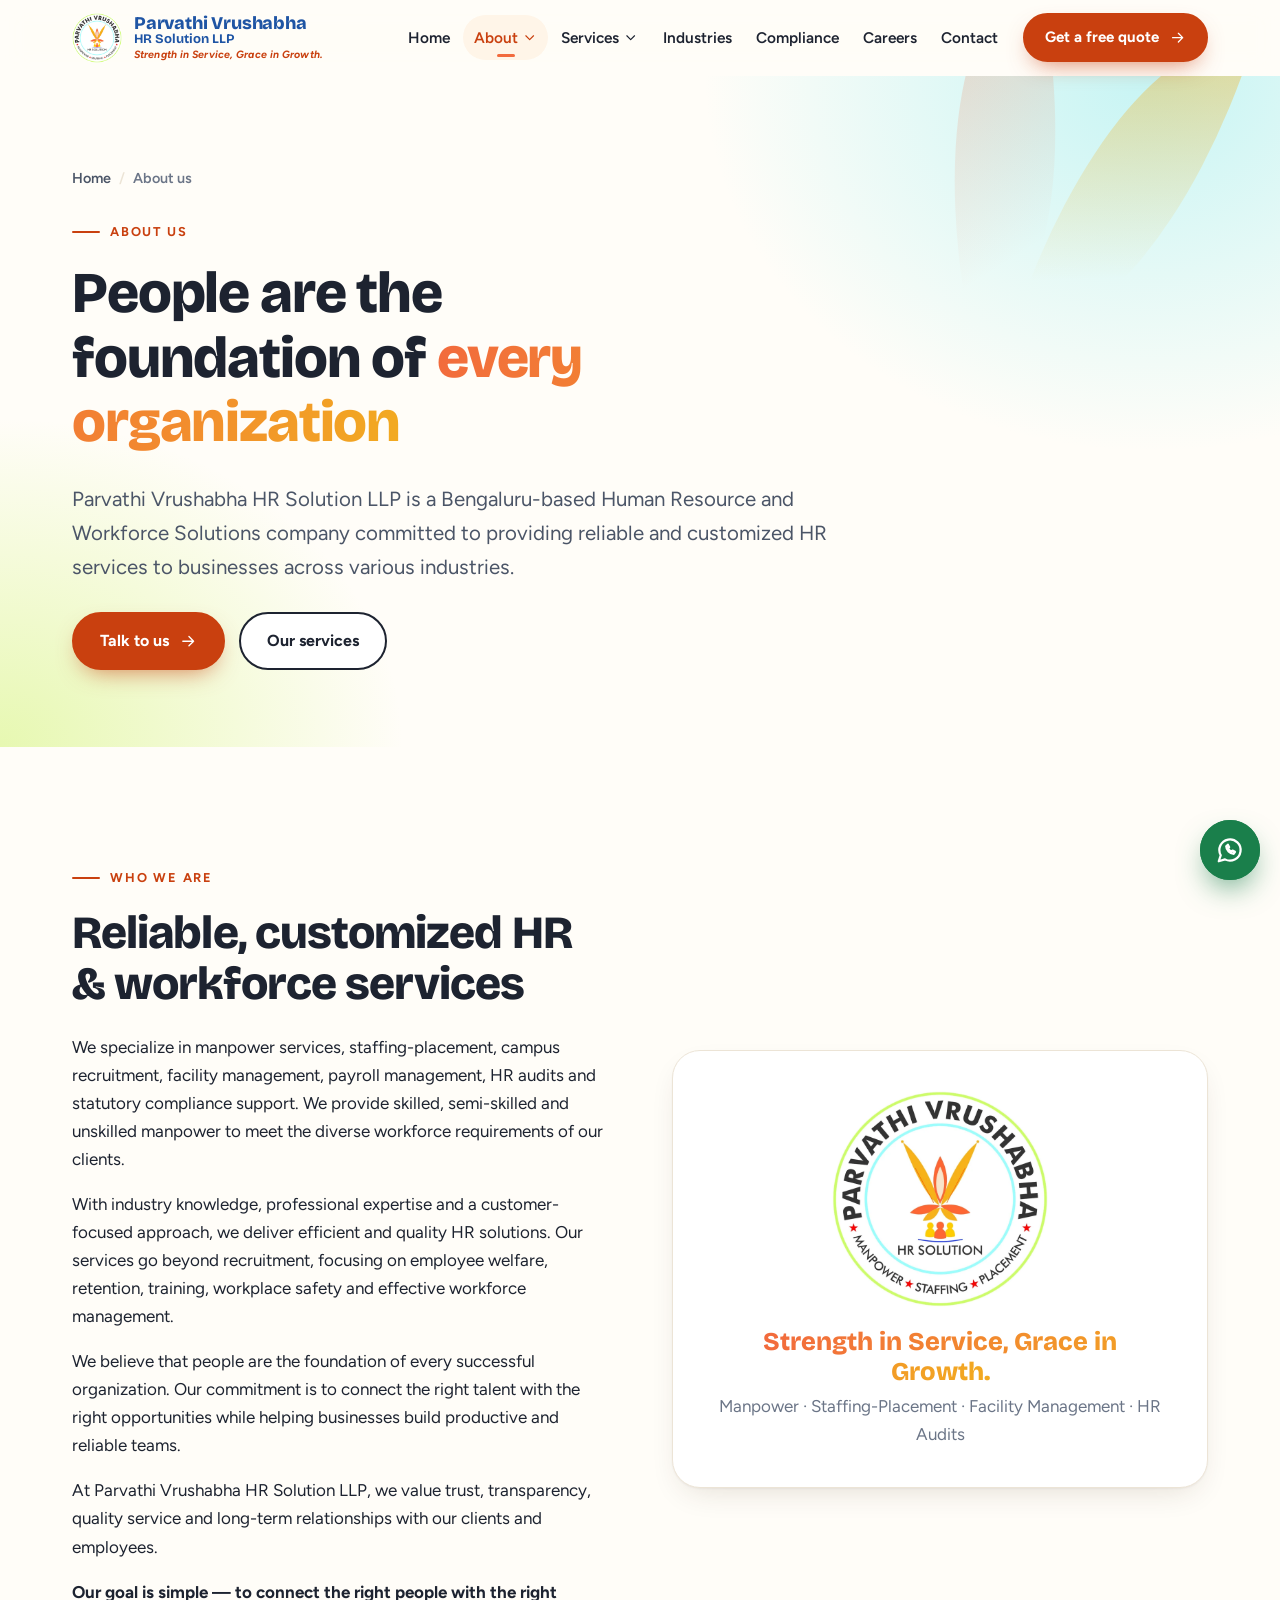
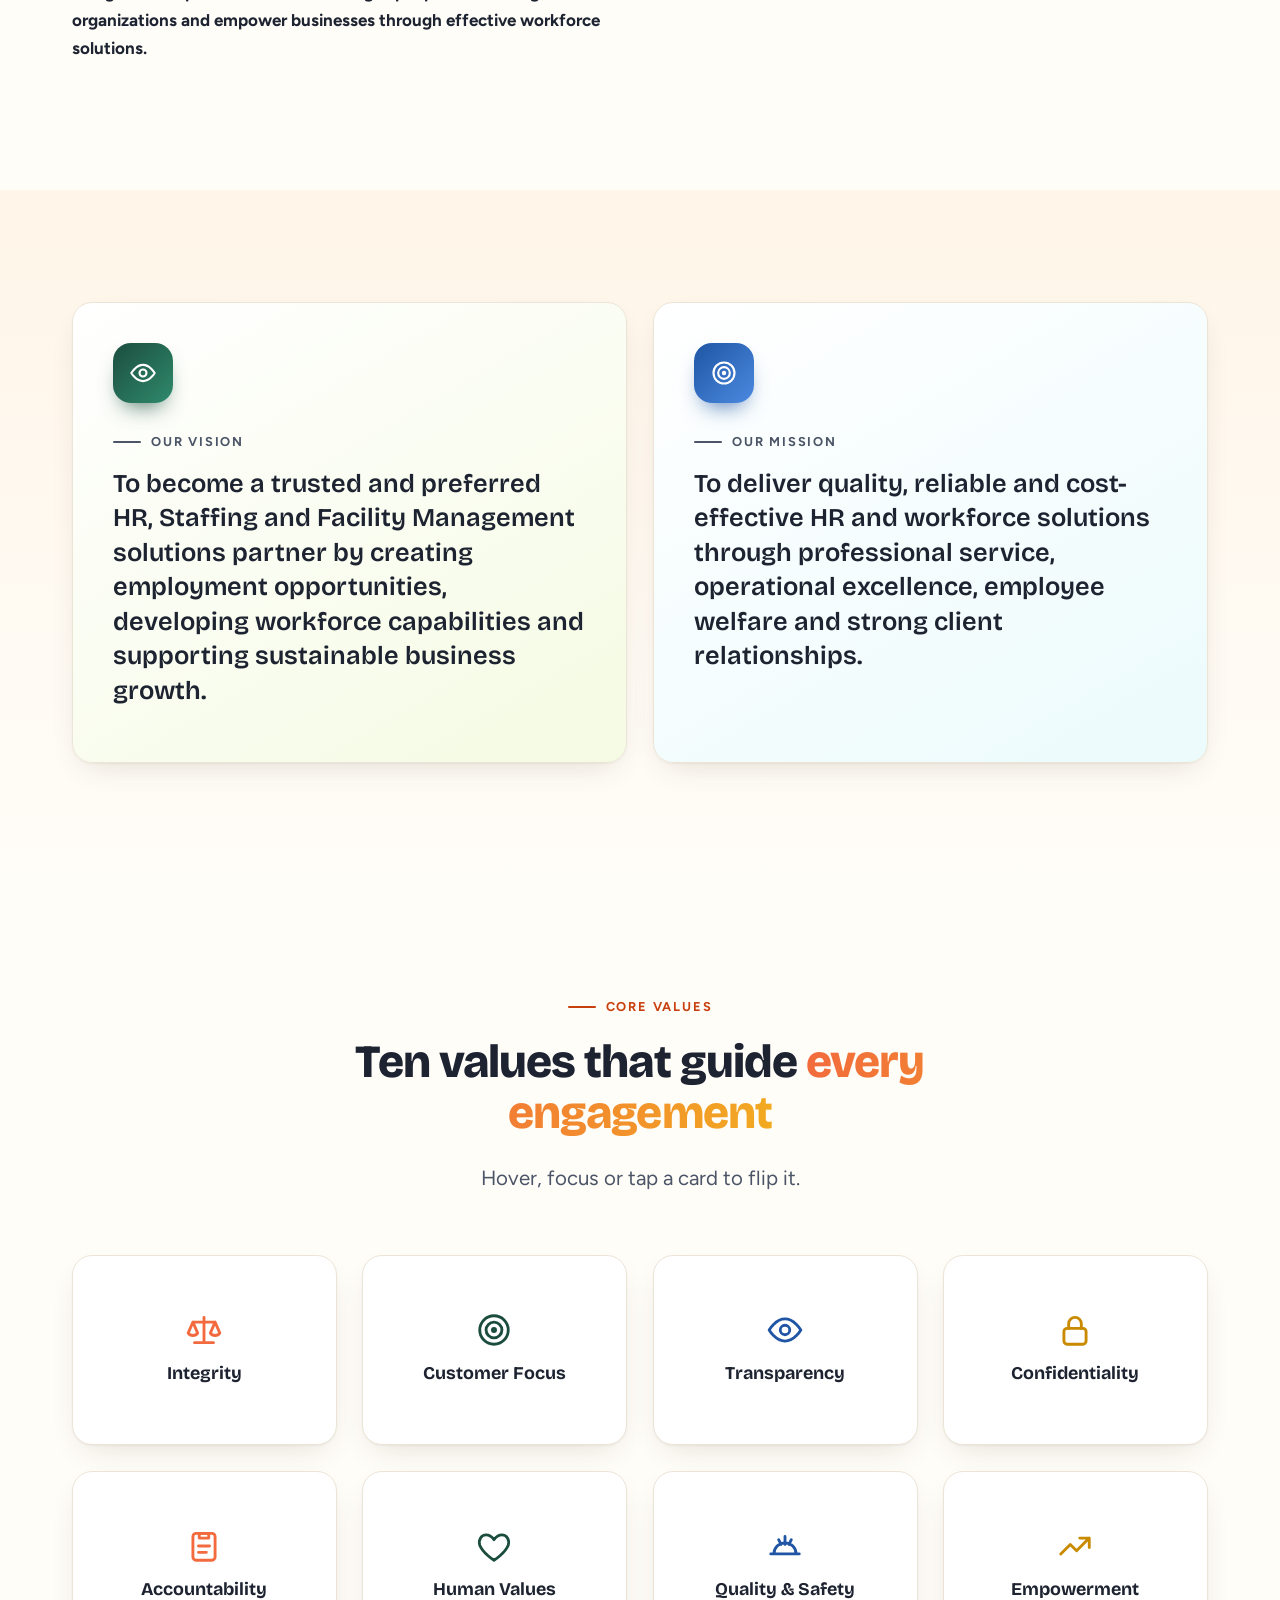
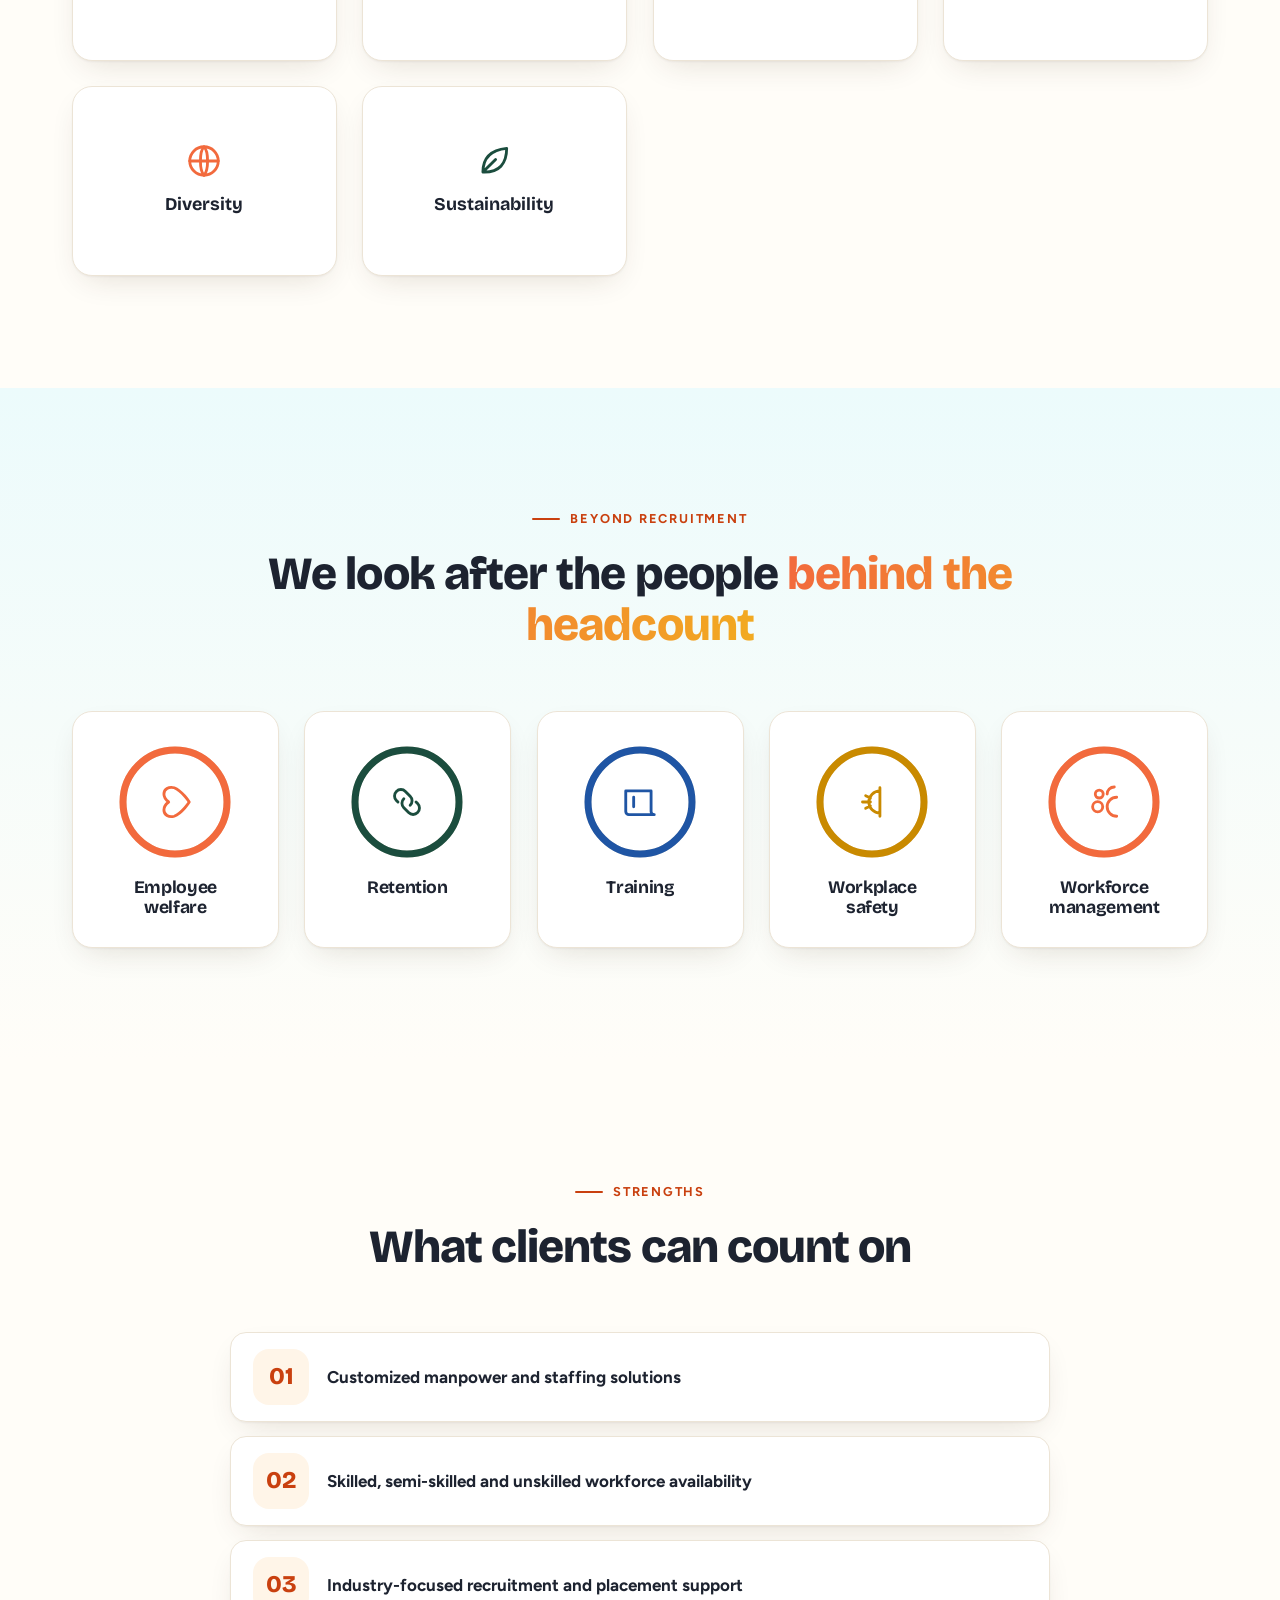
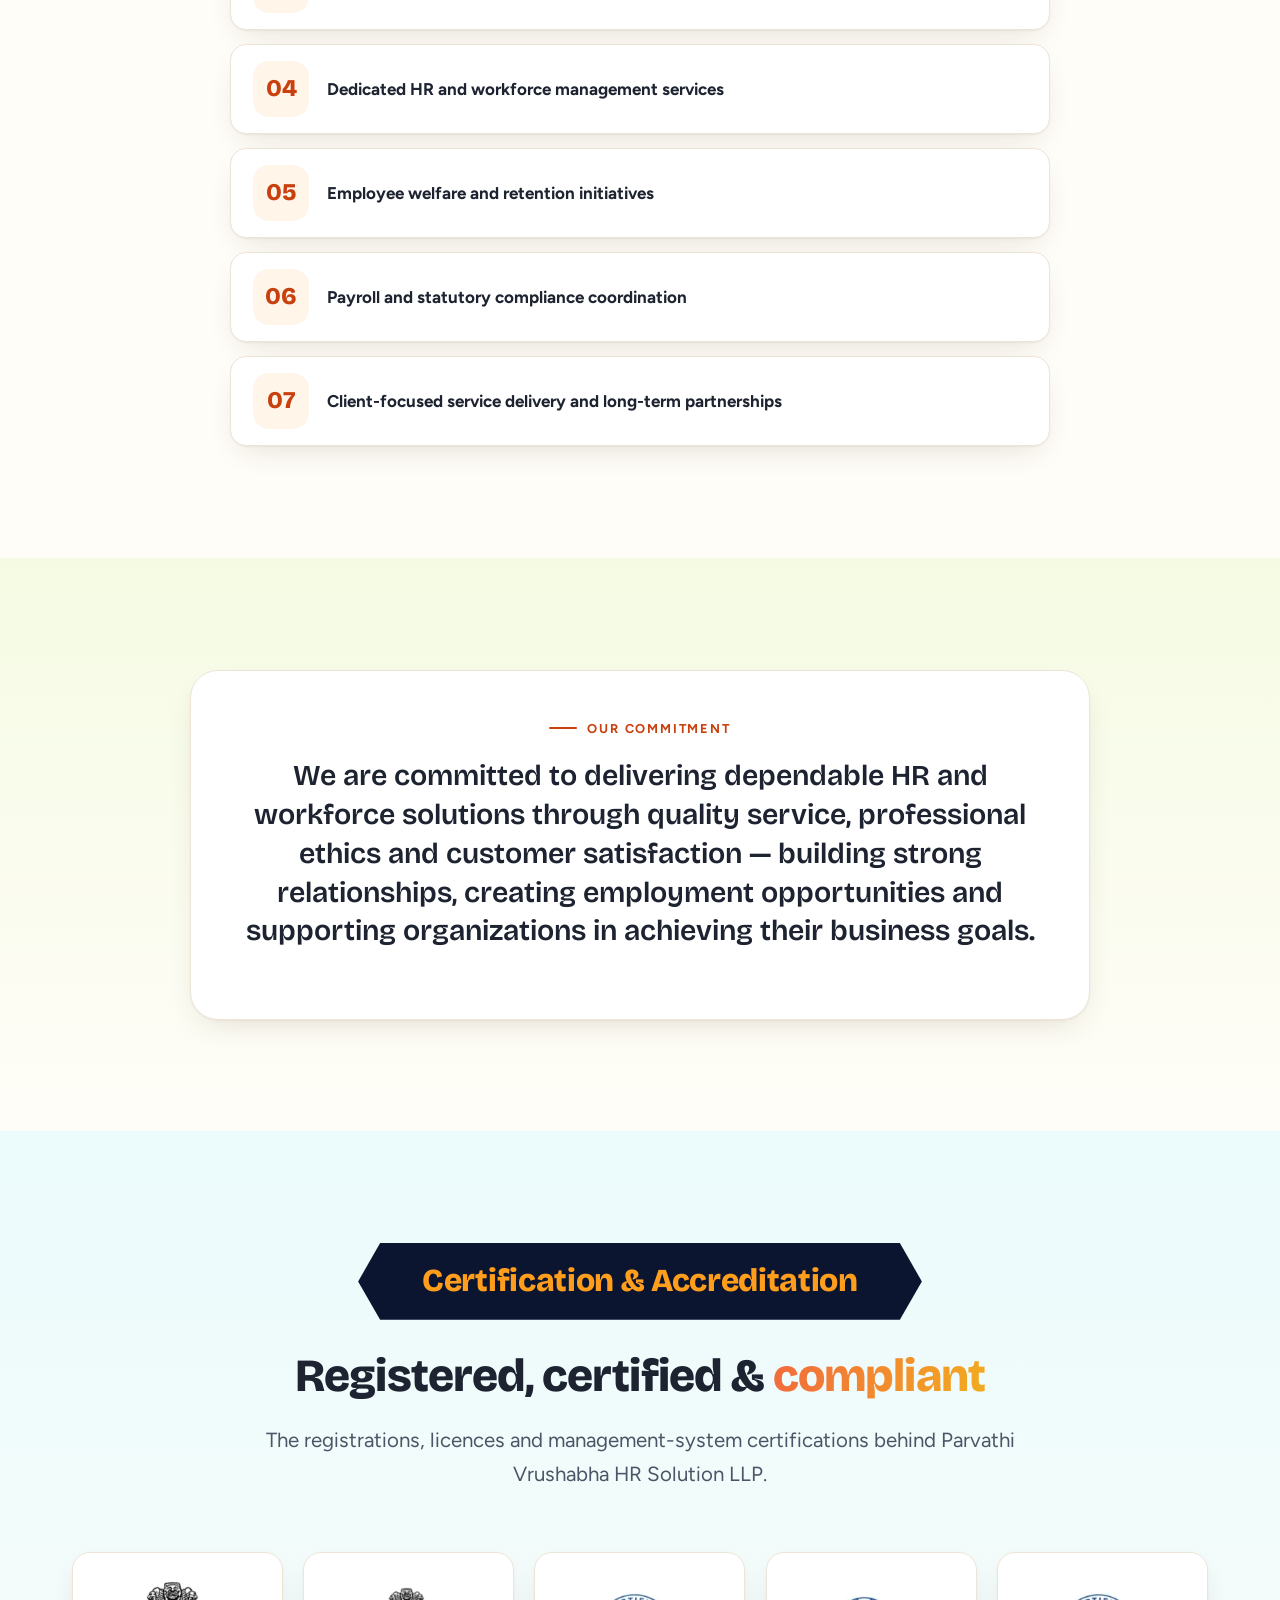
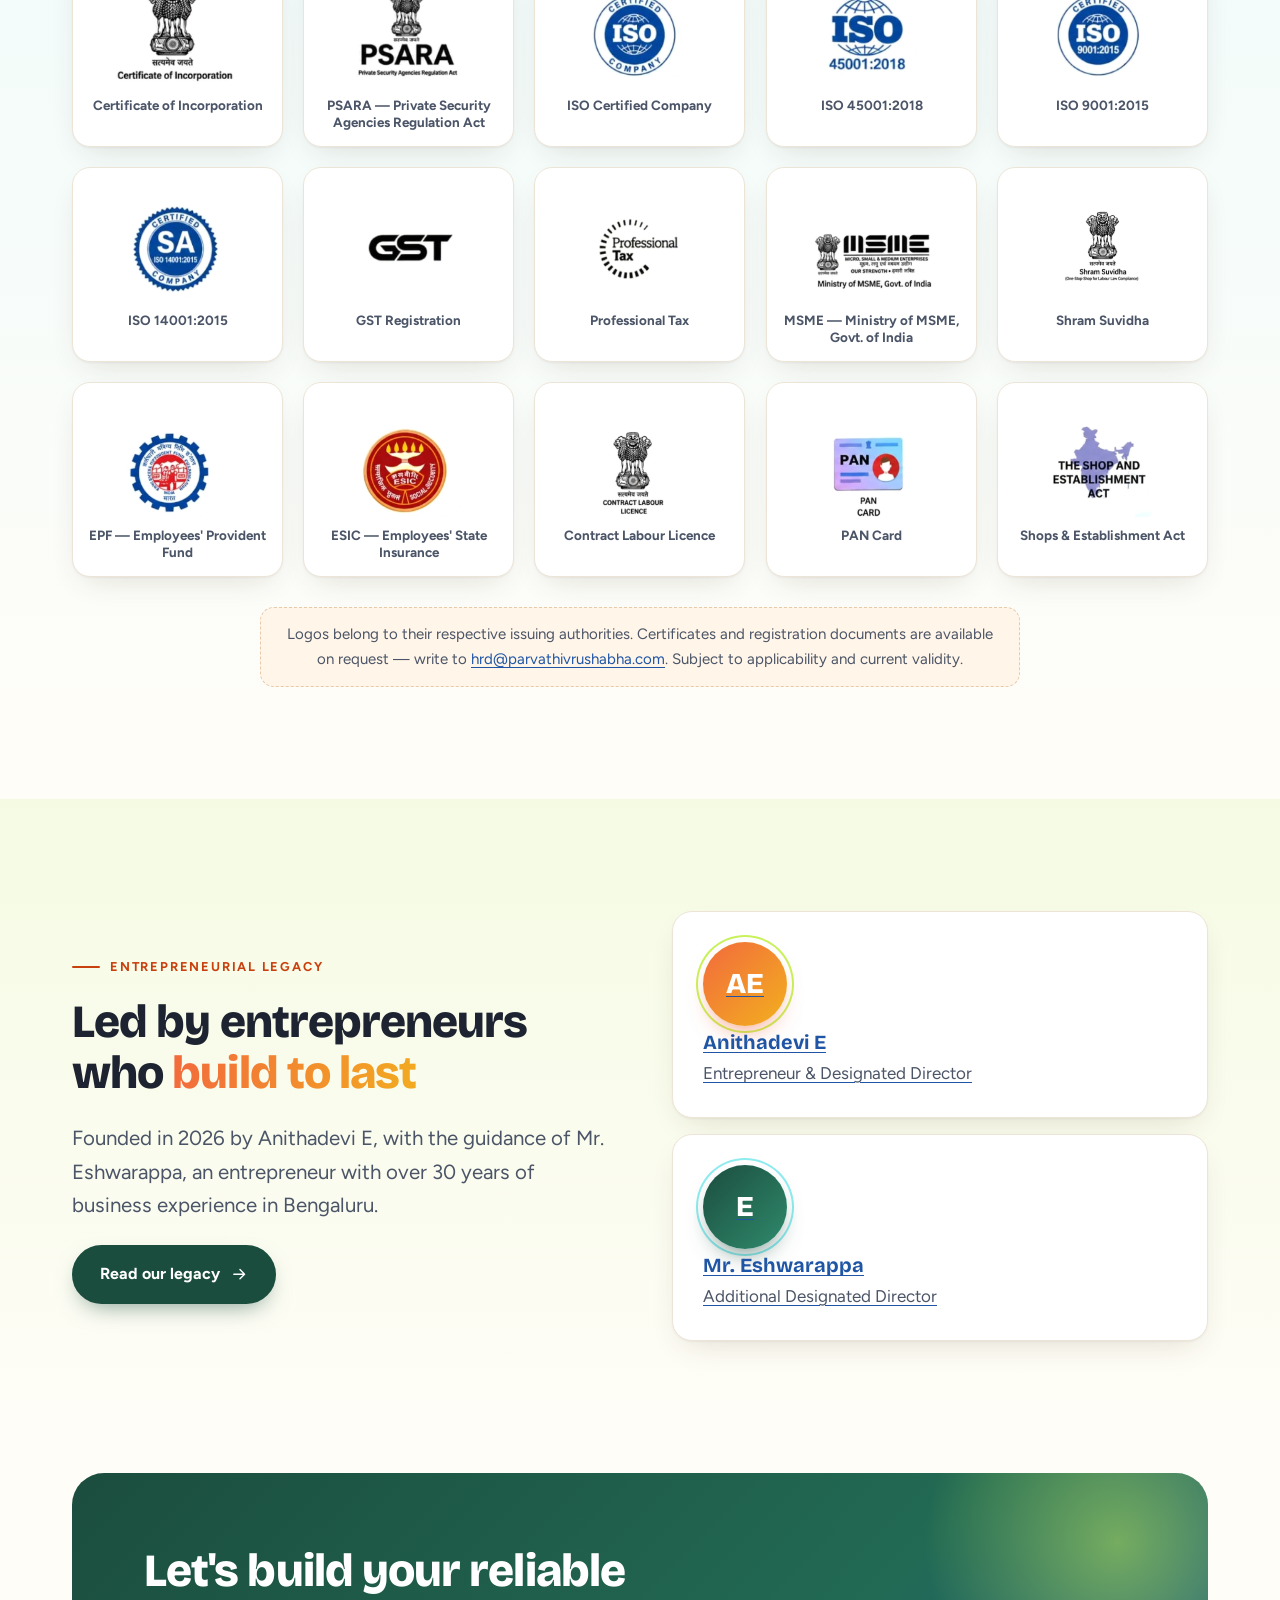
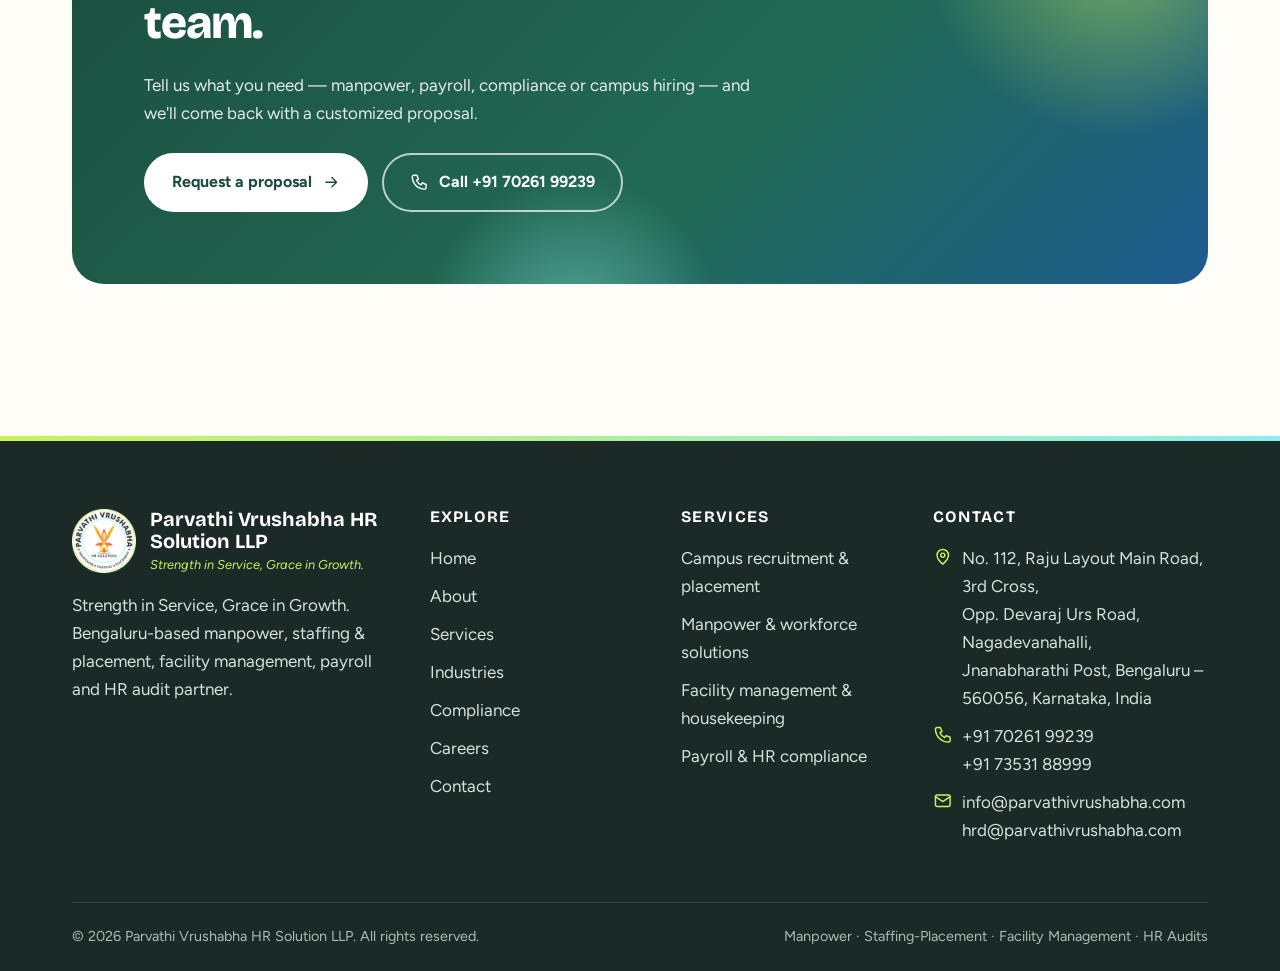
<file: about/index.html>
<!doctype html>
<html lang="en-IN">
<head>
<meta charset="utf-8">
<meta name="viewport" content="width=device-width,initial-scale=1">
<title>About Parvathi Vrushabha HR Solution LLP | Bengaluru HR Company</title>
<meta name="description" content="Meet Parvathi Vrushabha HR Solution LLP — a Bengaluru HR and workforce solutions company. Our vision, mission, ten core values and strengths in staffing, payroll and compliance.">
<link rel="canonical" href="https://www.parvathivrushabha.com/about/">
<link rel="alternate" hreflang="en-IN" href="https://www.parvathivrushabha.com/about/"><link rel="alternate" hreflang="x-default" href="https://www.parvathivrushabha.com/about/">
<meta name="robots" content="index,follow,max-image-preview:large,max-snippet:-1,max-video-preview:-1">
<meta name="author" content="Parvathi Vrushabha HR Solution LLP"><meta name="theme-color" content="#fffdf8">
<meta name="geo.region" content="IN-KA"><meta name="geo.placename" content="Bengaluru">
<meta property="og:type" content="website"><meta property="og:site_name" content="Parvathi Vrushabha HR Solution LLP"><meta property="og:locale" content="en_IN">
<meta property="og:title" content="About Parvathi Vrushabha HR Solution LLP | Bengaluru HR Company"><meta property="og:description" content="Meet Parvathi Vrushabha HR Solution LLP — a Bengaluru HR and workforce solutions company. Our vision, mission, ten core values and strengths in staffing, payroll and compliance."><meta property="og:url" content="https://www.parvathivrushabha.com/about/">
<meta property="og:image" content="https://www.parvathivrushabha.com/assets/img/og-image.jpg"><meta property="og:image:width" content="1200"><meta property="og:image:height" content="630"><meta property="og:image:alt" content="Parvathi Vrushabha HR Solution LLP logo — Manpower, Staffing, Placement">
<meta name="twitter:card" content="summary_large_image"><meta name="twitter:title" content="About Parvathi Vrushabha HR Solution LLP | Bengaluru HR Company"><meta name="twitter:description" content="Meet Parvathi Vrushabha HR Solution LLP — a Bengaluru HR and workforce solutions company. Our vision, mission, ten core values and strengths in staffing, payroll and compliance."><meta name="twitter:image" content="https://www.parvathivrushabha.com/assets/img/og-image.jpg">
<link rel="icon" href="/assets/img/favicon.ico" sizes="any"><link rel="icon" type="image/png" sizes="192x192" href="/assets/img/icon-192.png"><link rel="apple-touch-icon" href="/assets/img/apple-touch-icon.png"><link rel="manifest" href="/site.webmanifest">
<link rel="alternate" type="text/markdown" href="/llms.txt" title="LLM-readable site summary">
<link rel="preconnect" href="https://fonts.googleapis.com"><link rel="preconnect" href="https://fonts.gstatic.com" crossorigin>
<link rel="stylesheet" href="https://fonts.googleapis.com/css2?family=Bricolage+Grotesque:opsz,wght@12..96,500..800&family=Figtree:wght@400;500;600;700;800&display=swap">
<link rel="stylesheet" href="/assets/css/styles.css?v=2026-11-27">
<script>document.documentElement.classList.add('js')</script>
<script type="application/ld+json">{"@context": "https://schema.org", "@graph": [{"@type": ["Organization", "EmploymentAgency"], "@id": "https://www.parvathivrushabha.com/#org", "name": "Parvathi Vrushabha HR Solution LLP", "legalName": "Parvathi Vrushabha HR Solution LLP", "alternateName": "Parvathi Vrushabha HR Solution", "url": "https://www.parvathivrushabha.com/", "logo": "https://www.parvathivrushabha.com/assets/img/icon-512.png", "image": "https://www.parvathivrushabha.com/assets/img/og-image.jpg", "slogan": "Strength in Service, Grace in Growth.", "foundingDate": "2026", "founder": {"@id": "https://www.parvathivrushabha.com/about/entrepreneurial-legacy/#anithadevi"}, "description": "Bengaluru-based HR and workforce solutions company offering manpower services, staffing and placement, campus recruitment, facility management and housekeeping, payroll management, HR audits and statutory compliance support.", "email": "info@parvathivrushabha.com", "telephone": ["+917026199239", "+917353188999"], "address": {"@type": "PostalAddress", "streetAddress": "No. 112, Raju Layout Main Road, 3rd Cross, Opp. Devaraj Urs Road, Nagadevanahalli, Jnanabharathi Post", "addressLocality": "Bengaluru", "addressRegion": "Karnataka", "postalCode": "560056", "addressCountry": "IN"}, "areaServed": [{"@type": "City", "name": "Bengaluru"}, {"@type": "State", "name": "Karnataka"}, {"@type": "Country", "name": "India"}], "contactPoint": [{"@type": "ContactPoint", "contactType": "customer service", "telephone": "+917026199239", "email": "info@parvathivrushabha.com", "availableLanguage": ["en", "kn", "hi"]}, {"@type": "ContactPoint", "contactType": "human resources", "telephone": "+917353188999", "email": "hrd@parvathivrushabha.com"}], "knowsAbout": ["Manpower services", "Staffing and placement", "Campus recruitment", "Facility management", "Housekeeping services", "Payroll management", "HR audits", "EPF ESI statutory compliance", "Contract labour compliance", "HR outsourcing"], "hasOfferCatalog": {"@type": "OfferCatalog", "name": "HR & workforce services", "itemListElement": [{"@type": "Offer", "itemOffered": {"@type": "Service", "name": "Campus Recruitment & Placement", "url": "https://www.parvathivrushabha.com/services/campus-recruitment-placement/"}}, {"@type": "Offer", "itemOffered": {"@type": "Service", "name": "Specialized Manpower & Workforce Solutions", "url": "https://www.parvathivrushabha.com/services/manpower-workforce-solutions/"}}, {"@type": "Offer", "itemOffered": {"@type": "Service", "name": "Facility Management & Housekeeping", "url": "https://www.parvathivrushabha.com/services/facility-management-housekeeping/"}}, {"@type": "Offer", "itemOffered": {"@type": "Service", "name": "Payroll Management & HR Compliance", "url": "https://www.parvathivrushabha.com/services/payroll-hr-compliance/"}}]}}, {"@type": "WebSite", "@id": "https://www.parvathivrushabha.com/#website", "url": "https://www.parvathivrushabha.com/", "name": "Parvathi Vrushabha HR Solution LLP", "publisher": {"@id": "https://www.parvathivrushabha.com/#org"}, "inLanguage": "en-IN"}, {"@type": "WebPage", "@id": "https://www.parvathivrushabha.com/about/#webpage", "url": "https://www.parvathivrushabha.com/about/", "name": "About Parvathi Vrushabha HR Solution LLP | Bengaluru HR Company", "description": "Meet Parvathi Vrushabha HR Solution LLP — a Bengaluru HR and workforce solutions company. Our vision, mission, ten core values and strengths in staffing, payroll and compliance.", "isPartOf": {"@id": "https://www.parvathivrushabha.com/#website"}, "about": {"@id": "https://www.parvathivrushabha.com/#org"}, "inLanguage": "en-IN", "primaryImageOfPage": "https://www.parvathivrushabha.com/assets/img/og-image.jpg", "dateModified": "2026-11-27"}, {"@type": "BreadcrumbList", "itemListElement": [{"@type": "ListItem", "position": 1, "name": "Home", "item": "https://www.parvathivrushabha.com/"}, {"@type": "ListItem", "position": 2, "name": "About us", "item": "https://www.parvathivrushabha.com/about/"}]}]}</script>
</head>
<body>
<a class="skip" href="#main">Skip to content</a>
<div class="progress" aria-hidden="true"><i></i></div>
<svg width="0" height="0" style="position:absolute" aria-hidden="true" focusable="false"><defs><symbol id="i-users" viewBox="0 0 24 24"><circle cx="9" cy="8" r="3.2"/><path d="M3 20c0-3.3 2.7-6 6-6s6 2.7 6 6"/><circle cx="17" cy="9" r="2.5"/><path d="M17 14c2.5 0 4.5 2 4.5 4.5"/></symbol><symbol id="i-briefcase" viewBox="0 0 24 24"><rect x="3" y="7" width="18" height="13" rx="2"/><path d="M9 7V5a2 2 0 0 1 2-2h2a2 2 0 0 1 2 2v2M3 13h18"/></symbol><symbol id="i-cap" viewBox="0 0 24 24"><path d="M2 9l10-5 10 5-10 5z"/><path d="M6 11.5V16c0 1.5 3 3 6 3s6-1.5 6-3v-4.5M22 9v6"/></symbol><symbol id="i-building" viewBox="0 0 24 24"><rect x="4" y="3" width="16" height="18" rx="1.5"/><path d="M9 8h2M13 8h2M9 12h2M13 12h2M10 21v-4h4v4"/></symbol><symbol id="i-rupee" viewBox="0 0 24 24"><path d="M7 5h10M7 9h10M7 5c5 0 7 1.5 7 4s-2 4-7 4l7 6"/></symbol><symbol id="i-shield" viewBox="0 0 24 24"><path d="M12 3l7 3v5c0 4.5-3 8-7 10-4-2-7-5.5-7-10V6z"/><path d="M9 12l2 2 4-4"/></symbol><symbol id="i-factory" viewBox="0 0 24 24"><path d="M3 21V10l6 4v-4l6 4V6h3v15z"/><path d="M7 17h2M12 17h2M17 17h1"/></symbol><symbol id="i-cart" viewBox="0 0 24 24"><circle cx="9" cy="20" r="1.5"/><circle cx="18" cy="20" r="1.5"/><path d="M2 3h3l2.5 11h11L21 7H6"/></symbol><symbol id="i-truck" viewBox="0 0 24 24"><path d="M2 6h11v10H2zM13 9h4l4 4v3h-8"/><circle cx="7" cy="18" r="2"/><circle cx="17" cy="18" r="2"/></symbol><symbol id="i-medical" viewBox="0 0 24 24"><rect x="3" y="3" width="18" height="18" rx="4"/><path d="M12 8v8M8 12h8"/></symbol><symbol id="i-hotel" viewBox="0 0 24 24"><path d="M3 20V8M3 14h18v6M21 14v-2a3 3 0 0 0-3-3h-7v5"/><circle cx="7" cy="11" r="1.5"/></symbol><symbol id="i-warehouse" viewBox="0 0 24 24"><path d="M3 10l9-6 9 6v10H3z"/><path d="M8 20v-6h8v6M8 17h8"/></symbol><symbol id="i-store" viewBox="0 0 24 24"><path d="M4 9l1.5-5h13L20 9M4 9v11h16V9"/><path d="M4 9c0 2 3 2 4 0 1 2 3 2 4 0 1 2 3 2 4 0 1 2 4 2 4 0"/></symbol><symbol id="i-gear" viewBox="0 0 24 24"><circle cx="12" cy="12" r="3"/><path d="M12 2v3M12 19v3M2 12h3M19 12h3M5 5l2 2M17 17l2 2M5 19l2-2M17 7l2-2"/></symbol><symbol id="i-phone" viewBox="0 0 24 24"><path d="M5 3h4l2 5-2.5 1.5a11 11 0 0 0 6 6L16 13l5 2v4a2 2 0 0 1-2 2A16 16 0 0 1 3 5a2 2 0 0 1 2-2z"/></symbol><symbol id="i-mail" viewBox="0 0 24 24"><rect x="3" y="5" width="18" height="14" rx="2"/><path d="M3 7l9 6 9-6"/></symbol><symbol id="i-pin" viewBox="0 0 24 24"><path d="M12 21s7-6 7-11a7 7 0 0 0-14 0c0 5 7 11 7 11z"/><circle cx="12" cy="10" r="2.5"/></symbol><symbol id="i-whatsapp" viewBox="0 0 24 24"><path d="M3 21l1.6-4.8A8.5 8.5 0 1 1 8 19.5z"/><path d="M9 9c0 3 3 6 6 6l1-1.5-2-1-1 .8c-1-.5-2-1.5-2.5-2.5l.8-1-1-2z"/></symbol><symbol id="i-arrow" viewBox="0 0 24 24"><path d="M5 12h14M13 6l6 6-6 6"/></symbol><symbol id="i-chevron" viewBox="0 0 24 24"><path d="M6 9l6 6 6-6"/></symbol><symbol id="i-search" viewBox="0 0 24 24"><circle cx="11" cy="11" r="6"/><path d="M20 20l-4.5-4.5"/></symbol><symbol id="i-clipboard" viewBox="0 0 24 24"><rect x="5" y="4" width="14" height="17" rx="2"/><path d="M9 4h6v3H9zM8.5 12h7M8.5 16h5"/></symbol><symbol id="i-link" viewBox="0 0 24 24"><path d="M10 14a4 4 0 0 0 5.7 0l3-3a4 4 0 0 0-5.7-5.7l-1 1M14 10a4 4 0 0 0-5.7 0l-3 3a4 4 0 0 0 5.7 5.7l1-1"/></symbol><symbol id="i-scale" viewBox="0 0 24 24"><path d="M12 4v16M6 20h12M5 7h14M5 7l-3 7a3.5 3 0 0 0 6 0zM19 7l-3 7a3.5 3 0 0 0 6 0z"/></symbol><symbol id="i-lock" viewBox="0 0 24 24"><rect x="5" y="11" width="14" height="10" rx="2"/><path d="M8 11V8a4 4 0 0 1 8 0v3"/></symbol><symbol id="i-heart" viewBox="0 0 24 24"><path d="M12 21s-7-4.5-9-9.5C2 8 4 5 7 5c2 0 3.5 1 5 3 1.5-2 3-3 5-3 3 0 5 3 4 6.5-2 5-9 9.5-9 9.5z"/></symbol><symbol id="i-leaf" viewBox="0 0 24 24"><path d="M5 19C5 10 10 5 20 4c0 10-5 15-14 15zM5 19l8-8"/></symbol><symbol id="i-globe" viewBox="0 0 24 24"><circle cx="12" cy="12" r="9"/><path d="M3 12h18M12 3c3 3 3 15 0 18M12 3c-3 3-3 15 0 18"/></symbol><symbol id="i-eye" viewBox="0 0 24 24"><path d="M2 12s4-7 10-7 10 7 10 7-4 7-10 7S2 12 2 12z"/><circle cx="12" cy="12" r="3"/></symbol><symbol id="i-target" viewBox="0 0 24 24"><circle cx="12" cy="12" r="9"/><circle cx="12" cy="12" r="5"/><circle cx="12" cy="12" r="1"/></symbol><symbol id="i-trend" viewBox="0 0 24 24"><path d="M3 17l6-6 4 4 8-8M15 7h6v6"/></symbol><symbol id="i-book" viewBox="0 0 24 24"><path d="M4 5a2 2 0 0 1 2-2h13v16H6a2 2 0 0 0-2 2zM4 19V5M9 8h6"/></symbol><symbol id="i-hardhat" viewBox="0 0 24 24"><path d="M3 17h18M5 17a7 7 0 0 1 14 0M12 6v5M8 8l1.5 3M16 8l-1.5 3"/></symbol><symbol id="i-clock" viewBox="0 0 24 24"><circle cx="12" cy="12" r="9"/><path d="M12 7v5l3 2"/></symbol><symbol id="i-bucket" viewBox="0 0 24 24"><path d="M12 3v7M9 10h6l1 5H8zM7 15l-1 6h12l-1-6"/></symbol><symbol id="i-file" viewBox="0 0 24 24"><path d="M6 3h8l4 4v14H6zM14 3v4h4M9 13h6M9 17h6"/></symbol><symbol id="i-chart" viewBox="0 0 24 24"><path d="M4 20V4M4 20h16M8 16v-5M12 16V8M16 16v-3"/></symbol><symbol id="i-calendar" viewBox="0 0 24 24"><rect x="3" y="5" width="18" height="16" rx="2"/><path d="M3 10h18M8 3v4M16 3v4"/></symbol><symbol id="i-idcard" viewBox="0 0 24 24"><rect x="3" y="5" width="18" height="14" rx="2"/><circle cx="9" cy="11" r="2"/><path d="M6 16c0-1.5 1.5-2.5 3-2.5s3 1 3 2.5M14 10h4M14 14h3"/></symbol><symbol id="i-userplus" viewBox="0 0 24 24"><circle cx="10" cy="8" r="3.5"/><path d="M3 20c0-3.5 3-6 7-6M18 8v6M15 11h6"/></symbol><symbol id="i-star" viewBox="0 0 24 24"><path d="M12 3l2.7 5.6 6.1.9-4.4 4.3 1 6.1L12 17l-5.4 2.9 1-6.1L3.2 9.5l6.1-.9z"/></symbol><symbol id="i-check" viewBox="0 0 24 24"><path d="M5 12.5l4.5 4.5L19 7.5"/></symbol></defs></svg>
<header class="site-header"><div class="container nav-wrap">
<a class="brand" href="/" aria-label="Parvathi Vrushabha HR Solution LLP — home"><img src="/assets/img/logo.webp" width="50" height="50" alt="Parvathi Vrushabha HR Solution LLP logo"><span><b>Parvathi Vrushabha <span>HR Solution LLP</span></b><em class="slogan-mini">Strength in Service, Grace in Growth.</em></span></a>
<nav class="nav" id="site-nav" aria-label="Main"><ul><li><a class="nl" href="/">Home</a></li><li class="has-sub"><a class="nl" href="/about/" aria-current="page">About<svg class="ic " aria-hidden="true" focusable="false"><use href="#i-chevron"/></svg></a><div class="sub"><a href="/about/"><svg class="ic " aria-hidden="true" focusable="false"><use href="#i-building"/></svg>Our story</a><a href="/about/entrepreneurial-legacy/"><svg class="ic " aria-hidden="true" focusable="false"><use href="#i-star"/></svg>Entrepreneurial legacy</a></div></li><li class="has-sub"><a class="nl" href="/services/">Services<svg class="ic " aria-hidden="true" focusable="false"><use href="#i-chevron"/></svg></a><div class="sub"><a href="/services/campus-recruitment-placement/"><svg class="ic " aria-hidden="true" focusable="false"><use href="#i-cap"/></svg>Campus recruitment &amp; placement</a><a href="/services/manpower-workforce-solutions/"><svg class="ic " aria-hidden="true" focusable="false"><use href="#i-users"/></svg>Manpower &amp; workforce solutions</a><a href="/services/facility-management-housekeeping/"><svg class="ic " aria-hidden="true" focusable="false"><use href="#i-building"/></svg>Facility management &amp; housekeeping</a><a href="/services/payroll-hr-compliance/"><svg class="ic " aria-hidden="true" focusable="false"><use href="#i-rupee"/></svg>Payroll &amp; HR compliance</a></div></li><li><a class="nl" href="/industries/">Industries</a></li><li><a class="nl" href="/compliance/">Compliance</a></li><li><a class="nl" href="/careers/">Careers</a></li><li><a class="nl" href="/contact/">Contact</a></li></ul><span class="nav-cta"><a class="btn sm" href="/contact/">Get a free quote <svg class="ic go" aria-hidden="true" focusable="false"><use href="#i-arrow"/></svg></a></span></nav>
<button class="burger" aria-expanded="false" aria-controls="site-nav" aria-label="Open menu"><span></span></button>
</div></header>
<main id="main">
<section class="page-hero"><span class="leaf a" aria-hidden="true"></span><span class="leaf b" aria-hidden="true"></span>
<div class="container"><nav aria-label="Breadcrumb"><ol class="crumbs"><li><a href="/">Home</a></li><li aria-current="page">About us</li></ol></nav><p class="eyebrow" data-reveal="" style="--i:0">About us</p><h1 data-reveal="" style="--i:1">People are the foundation of <span class="hl">every organization</span></h1><p class="lead" data-reveal="" style="--i:2">Parvathi Vrushabha HR Solution LLP is a Bengaluru-based Human Resource and Workforce Solutions company committed to providing reliable and customized HR services to businesses across various industries.</p><div class="btn-row" style="margin-top:28px" data-reveal="" style="--i:3"><a class="btn" href="/contact/">Talk to us <svg class="ic go" aria-hidden="true" focusable="false"><use href="#i-arrow"/></svg></a><a class="btn ghost" href="/services/">Our services</a></div></div></section><section class="section"><div class="container"><div class="split"><div data-reveal="left" style="--i:0"><p class="eyebrow">Who we are</p><h2>Reliable, customized HR &amp; workforce services</h2>
<p>We specialize in manpower services, staffing-placement, campus recruitment, facility management, payroll management, HR audits and statutory compliance support. We provide skilled, semi-skilled and unskilled manpower to meet the diverse workforce requirements of our clients.</p>
<p>With industry knowledge, professional expertise and a customer-focused approach, we deliver efficient and quality HR solutions. Our services go beyond recruitment, focusing on employee welfare, retention, training, workplace safety and effective workforce management.</p>
<p>We believe that people are the foundation of every successful organization. Our commitment is to connect the right talent with the right opportunities while helping businesses build productive and reliable teams.</p>
<p>At Parvathi Vrushabha HR Solution LLP, we value trust, transparency, quality service and long-term relationships with our clients and employees.</p>
<p><strong>Our goal is simple — to connect the right people with the right organizations and empower businesses through effective workforce solutions.</strong></p></div>
<div class="panel center" data-reveal="right" style="--i:1"><img src="/assets/img/logo.webp" width="220" height="220" alt="Parvathi Vrushabha HR Solution LLP emblem" style="margin:0 auto 18px;animation:bob 6s ease-in-out infinite" loading="lazy"><p style="font-family:var(--head);font-size:1.6rem;font-weight:800;line-height:1.15;margin-bottom:6px"><span class="hl">Strength in Service, Grace in Growth.</span></p><p style="color:var(--ink-3);margin:0">Manpower · Staffing-Placement · Facility Management · HR Audits</p></div></div></div></section>
<section class="section tint-warm"><div class="container"><div class="vm"><div class="card v" data-reveal="left" style="--i:0"><div class="icon-badge g"><svg class="ic " aria-hidden="true" focusable="false"><use href="#i-eye"/></svg></div><p class="eyebrow">Our vision</p><p class="big">To become a trusted and preferred HR, Staffing and Facility Management solutions partner by creating employment opportunities, developing workforce capabilities and supporting sustainable business growth.</p></div>
<div class="card m" data-reveal="right" style="--i:1"><div class="icon-badge b"><svg class="ic " aria-hidden="true" focusable="false"><use href="#i-target"/></svg></div><p class="eyebrow">Our mission</p><p class="big">To deliver quality, reliable and cost-effective HR and workforce solutions through professional service, operational excellence, employee welfare and strong client relationships.</p></div></div></div></section>
<section class="section" id="values"><div class="container"><div class="section-head center" data-reveal="" style="--i:0"><p class="eyebrow">Core values</p><h2>Ten values that guide <span class="hl">every engagement</span></h2><p class="lead">Hover, focus or tap a card to flip it.</p></div><div class="grid g4" style="grid-template-columns:repeat(auto-fit,minmax(220px,1fr))"><div class="vcard" tabindex="0" style="--c:var(--orange)" data-reveal="" style="--i:0"><div class="in"><div class="f"><svg class="ic " aria-hidden="true" focusable="false"><use href="#i-scale"/></svg><span>Integrity</span></div><div class="b"><strong>Integrity</strong><span>Maintaining honesty and ethical business practices.</span></div></div></div><div class="vcard" tabindex="0" style="--c:var(--green)" data-reveal="" style="--i:1"><div class="in"><div class="f"><svg class="ic " aria-hidden="true" focusable="false"><use href="#i-target"/></svg><span>Customer Focus</span></div><div class="b"><strong>Customer Focus</strong><span>Understanding and fulfilling client requirements.</span></div></div></div><div class="vcard" tabindex="0" style="--c:var(--blue)" data-reveal="" style="--i:2"><div class="in"><div class="f"><svg class="ic " aria-hidden="true" focusable="false"><use href="#i-eye"/></svg><span>Transparency</span></div><div class="b"><strong>Transparency</strong><span>Building relationships through trust and openness.</span></div></div></div><div class="vcard" tabindex="0" style="--c:#c98a00" data-reveal="" style="--i:3"><div class="in"><div class="f"><svg class="ic " aria-hidden="true" focusable="false"><use href="#i-lock"/></svg><span>Confidentiality</span></div><div class="b"><strong>Confidentiality</strong><span>Protecting client and employee information.</span></div></div></div><div class="vcard" tabindex="0" style="--c:var(--orange)" data-reveal="" style="--i:4"><div class="in"><div class="f"><svg class="ic " aria-hidden="true" focusable="false"><use href="#i-clipboard"/></svg><span>Accountability</span></div><div class="b"><strong>Accountability</strong><span>Taking responsibility for our commitments.</span></div></div></div><div class="vcard" tabindex="0" style="--c:var(--green)" data-reveal="" style="--i:0"><div class="in"><div class="f"><svg class="ic " aria-hidden="true" focusable="false"><use href="#i-heart"/></svg><span>Human Values</span></div><div class="b"><strong>Human Values</strong><span>Respecting people and promoting employee welfare.</span></div></div></div><div class="vcard" tabindex="0" style="--c:var(--blue)" data-reveal="" style="--i:1"><div class="in"><div class="f"><svg class="ic " aria-hidden="true" focusable="false"><use href="#i-hardhat"/></svg><span>Quality & Safety</span></div><div class="b"><strong>Quality & Safety</strong><span>Maintaining service quality and workplace safety.</span></div></div></div><div class="vcard" tabindex="0" style="--c:#c98a00" data-reveal="" style="--i:2"><div class="in"><div class="f"><svg class="ic " aria-hidden="true" focusable="false"><use href="#i-trend"/></svg><span>Empowerment</span></div><div class="b"><strong>Empowerment</strong><span>Encouraging learning, development and growth.</span></div></div></div><div class="vcard" tabindex="0" style="--c:var(--orange)" data-reveal="" style="--i:3"><div class="in"><div class="f"><svg class="ic " aria-hidden="true" focusable="false"><use href="#i-globe"/></svg><span>Diversity</span></div><div class="b"><strong>Diversity</strong><span>Promoting equal opportunities and inclusion.</span></div></div></div><div class="vcard" tabindex="0" style="--c:var(--green)" data-reveal="" style="--i:4"><div class="in"><div class="f"><svg class="ic " aria-hidden="true" focusable="false"><use href="#i-leaf"/></svg><span>Sustainability</span></div><div class="b"><strong>Sustainability</strong><span>Supporting responsible and long-term development.</span></div></div></div></div></div></section>
<section class="section tint-aqua"><div class="container"><div class="section-head center" data-reveal="" style="--i:0"><p class="eyebrow">Beyond recruitment</p><h2>We look after the people <span class="hl">behind the headcount</span></h2></div>
<div class="grid" style="grid-template-columns:repeat(auto-fit,minmax(190px,1fr))"><div class="card ring-card" style="--c:var(--orange)" data-reveal="" style="--i:0"><div class="ringsvg"><svg viewBox="0 0 120 120" aria-hidden="true"><circle class="bg" cx="60" cy="60" r="52"/><circle class="fg" cx="60" cy="60" r="52" pathLength="1"/></svg><svg class="ic " aria-hidden="true" focusable="false"><use href="#i-heart"/></svg></div><h3 style="margin:0;font-size:1.1rem">Employee welfare</h3></div><div class="card ring-card" style="--c:var(--green)" data-reveal="" style="--i:1"><div class="ringsvg"><svg viewBox="0 0 120 120" aria-hidden="true"><circle class="bg" cx="60" cy="60" r="52"/><circle class="fg" cx="60" cy="60" r="52" pathLength="1"/></svg><svg class="ic " aria-hidden="true" focusable="false"><use href="#i-link"/></svg></div><h3 style="margin:0;font-size:1.1rem">Retention</h3></div><div class="card ring-card" style="--c:var(--blue)" data-reveal="" style="--i:2"><div class="ringsvg"><svg viewBox="0 0 120 120" aria-hidden="true"><circle class="bg" cx="60" cy="60" r="52"/><circle class="fg" cx="60" cy="60" r="52" pathLength="1"/></svg><svg class="ic " aria-hidden="true" focusable="false"><use href="#i-book"/></svg></div><h3 style="margin:0;font-size:1.1rem">Training</h3></div><div class="card ring-card" style="--c:#c98a00" data-reveal="" style="--i:3"><div class="ringsvg"><svg viewBox="0 0 120 120" aria-hidden="true"><circle class="bg" cx="60" cy="60" r="52"/><circle class="fg" cx="60" cy="60" r="52" pathLength="1"/></svg><svg class="ic " aria-hidden="true" focusable="false"><use href="#i-hardhat"/></svg></div><h3 style="margin:0;font-size:1.1rem">Workplace safety</h3></div><div class="card ring-card" style="--c:var(--orange)" data-reveal="" style="--i:4"><div class="ringsvg"><svg viewBox="0 0 120 120" aria-hidden="true"><circle class="bg" cx="60" cy="60" r="52"/><circle class="fg" cx="60" cy="60" r="52" pathLength="1"/></svg><svg class="ic " aria-hidden="true" focusable="false"><use href="#i-users"/></svg></div><h3 style="margin:0;font-size:1.1rem">Workforce management</h3></div></div></div></section>
<section class="section"><div class="container"><div class="section-head center" data-reveal="" style="--i:0"><p class="eyebrow">Strengths</p><h2>What clients can count on</h2></div><ul class="strengths" style="list-style:none;padding:0;margin:0 auto;max-width:820px"><li class="strength" data-reveal="" style="--i:0"><b>Customized manpower and staffing solutions</b></li><li class="strength" data-reveal="" style="--i:1"><b>Skilled, semi-skilled and unskilled workforce availability</b></li><li class="strength" data-reveal="" style="--i:2"><b>Industry-focused recruitment and placement support</b></li><li class="strength" data-reveal="" style="--i:0"><b>Dedicated HR and workforce management services</b></li><li class="strength" data-reveal="" style="--i:1"><b>Employee welfare and retention initiatives</b></li><li class="strength" data-reveal="" style="--i:2"><b>Payroll and statutory compliance coordination</b></li><li class="strength" data-reveal="" style="--i:0"><b>Client-focused service delivery and long-term partnerships</b></li></ul></div></section>
<section class="section tint-lime"><div class="container"><div class="panel center" style="max-width:900px;margin:auto" data-reveal="zoom" style="--i:0"><p class="eyebrow" style="justify-content:center">Our commitment</p><p class="big" style="font-family:var(--head);font-size:clamp(1.3rem,2.4vw,1.8rem);line-height:1.35;font-weight:600">We are committed to delivering dependable HR and workforce solutions through quality service, professional ethics and customer satisfaction — building strong relationships, creating employment opportunities and supporting organizations in achieving their business goals.</p></div></div></section><section class="section tint-aqua" id="certifications"><div class="container"><div class="section-head center" data-reveal="" style="--i:0"><span class="cert-banner">Certification &amp; Accreditation</span>
<h2 style="margin-top:22px">Registered, certified &amp; <span class="hl">compliant</span></h2><p class="lead">The registrations, licences and management-system certifications behind Parvathi Vrushabha HR Solution LLP.</p></div>
<div class="cert-grid"><figure class="cert" data-reveal="" style="--i:0"><span class="cert-img"><img src="/assets/img/certs/certificate-of-incorporation.webp" width="367" height="330" alt="Certificate of Incorporation logo" loading="lazy"></span><figcaption>Certificate of Incorporation</figcaption></figure><figure class="cert" data-reveal="" style="--i:1"><span class="cert-img"><img src="/assets/img/certs/psara.webp" width="330" height="330" alt="PSARA — Private Security Agencies Regulation Act logo" loading="lazy"></span><figcaption>PSARA — Private Security Agencies Regulation Act</figcaption></figure><figure class="cert" data-reveal="" style="--i:2"><span class="cert-img"><img src="/assets/img/certs/iso-certified-company.webp" width="277" height="330" alt="ISO Certified Company logo" loading="lazy"></span><figcaption>ISO Certified Company</figcaption></figure><figure class="cert" data-reveal="" style="--i:3"><span class="cert-img"><img src="/assets/img/certs/iso-45001-2018.webp" width="270" height="330" alt="ISO 45001:2018 logo" loading="lazy"></span><figcaption>ISO 45001:2018</figcaption></figure><figure class="cert" data-reveal="" style="--i:4"><span class="cert-img"><img src="/assets/img/certs/iso-9001-2015.webp" width="270" height="330" alt="ISO 9001:2015 logo" loading="lazy"></span><figcaption>ISO 9001:2015</figcaption></figure><figure class="cert" data-reveal="" style="--i:0"><span class="cert-img"><img src="/assets/img/certs/iso-14001-2015.webp" width="277" height="330" alt="ISO 14001:2015 logo" loading="lazy"></span><figcaption>ISO 14001:2015</figcaption></figure><figure class="cert" data-reveal="" style="--i:1"><span class="cert-img"><img src="/assets/img/certs/gst.webp" width="262" height="330" alt="GST Registration logo" loading="lazy"></span><figcaption>GST Registration</figcaption></figure><figure class="cert" data-reveal="" style="--i:2"><span class="cert-img"><img src="/assets/img/certs/professional-tax.webp" width="249" height="330" alt="Professional Tax logo" loading="lazy"></span><figcaption>Professional Tax</figcaption></figure><figure class="cert" data-reveal="" style="--i:3"><span class="cert-img"><img src="/assets/img/certs/msme.webp" width="390" height="382" alt="MSME — Ministry of MSME, Govt. of India logo" loading="lazy"></span><figcaption>MSME — Ministry of MSME, Govt. of India</figcaption></figure><figure class="cert" data-reveal="" style="--i:4"><span class="cert-img"><img src="/assets/img/certs/shram-suvidha.webp" width="330" height="472" alt="Shram Suvidha logo" loading="lazy"></span><figcaption>Shram Suvidha</figcaption></figure><figure class="cert" data-reveal="" style="--i:0"><span class="cert-img"><img src="/assets/img/certs/epf.webp" width="330" height="382" alt="EPF — Employees&#x27; Provident Fund logo" loading="lazy"></span><figcaption>EPF — Employees&#x27; Provident Fund</figcaption></figure><figure class="cert" data-reveal="" style="--i:1"><span class="cert-img"><img src="/assets/img/certs/esic.webp" width="345" height="382" alt="ESIC — Employees&#x27; State Insurance logo" loading="lazy"></span><figcaption>ESIC — Employees&#x27; State Insurance</figcaption></figure><figure class="cert" data-reveal="" style="--i:2"><span class="cert-img"><img src="/assets/img/certs/contract-labour-licence.webp" width="277" height="382" alt="Contract Labour Licence logo" loading="lazy"></span><figcaption>Contract Labour Licence</figcaption></figure><figure class="cert" data-reveal="" style="--i:3"><span class="cert-img"><img src="/assets/img/certs/pan.webp" width="277" height="382" alt="PAN Card logo" loading="lazy"></span><figcaption>PAN Card</figcaption></figure><figure class="cert" data-reveal="" style="--i:4"><span class="cert-img"><img src="/assets/img/certs/shop-establishment.webp" width="354" height="382" alt="Shops &amp; Establishment Act logo" loading="lazy"></span><figcaption>Shops &amp; Establishment Act</figcaption></figure></div>
<p class="note center" style="margin:30px auto 0;max-width:760px" data-reveal="" style="--i:0">Logos belong to their respective issuing authorities. Certificates and registration documents are available on request — write to <a href="mailto:hrd@parvathivrushabha.com">hrd@parvathivrushabha.com</a>. Subject to applicability and current validity.</p></div></section><section class="section tint-lime" id="leadership"><div class="container"><div class="split"><div data-reveal="left" style="--i:0"><p class="eyebrow">Entrepreneurial legacy</p>
<h2>Led by entrepreneurs who <span class="hl">build to last</span></h2>
<p class="lead">Founded in 2026 by Anithadevi E, with the guidance of Mr. Eshwarappa, an entrepreneur with over 30 years of business experience in Bengaluru.</p>
<div class="btn-row" style="margin-top:22px"><a class="btn green" href="/about/entrepreneurial-legacy/">Read our legacy <svg class="ic go" aria-hidden="true" focusable="false"><use href="#i-arrow"/></svg></a></div></div>
<div class="grid" style="gap:16px">
<a class="card lead-card" href="/about/entrepreneurial-legacy/#anithadevi" data-reveal="right" style="--i:1" style="display:flex;gap:20px;align-items:center;text-decoration:none;color:inherit"><span class="avatar">AE</span><span><b style="font-family:var(--head);font-size:1.25rem;display:block">Anithadevi E</b><span style="color:var(--ink-2)">Entrepreneur &amp; Designated Director</span></span></a>
<a class="card lead-card" href="/about/entrepreneurial-legacy/#eshwarappa" data-reveal="right" style="--i:2" style="display:flex;gap:20px;align-items:center;text-decoration:none;color:inherit"><span class="avatar g">E</span><span><b style="font-family:var(--head);font-size:1.25rem;display:block">Mr. Eshwarappa</b><span style="color:var(--ink-2)">Additional Designated Director</span></span></a>
</div></div></div></section><section class="section" style="padding-top:20px"><div class="container"><div class="cta" data-reveal="zoom" style="--i:0">
<h2>Let's build your reliable team.</h2><p>Tell us what you need — manpower, payroll, compliance or campus hiring — and we'll come back with a customized proposal.</p>
<div class="btn-row" style="margin-top:26px"><a class="btn" data-magnetic href="/contact/">Request a proposal <svg class="ic go" aria-hidden="true" focusable="false"><use href="#i-arrow"/></svg></a><a class="btn ghost" href="tel:+917026199239"><svg class="ic " aria-hidden="true" focusable="false"><use href="#i-phone"/></svg> Call +91 70261 99239</a></div></div></div></section>
</main>
<footer class="site-footer"><div class="container">
<div class="foot-grid">
<div><div class="foot-brand"><img src="/assets/img/logo.webp" width="64" height="64" alt="" loading="lazy"><div><b>Parvathi Vrushabha HR Solution LLP</b><small class="slg">Strength in Service, Grace in Growth.</small></div></div>
<p>Strength in Service, Grace in Growth. Bengaluru-based manpower, staffing &amp; placement, facility management, payroll and HR audit partner.</p></div>
<div><h4>Explore</h4><ul><li><a href="/">Home</a></li><li><a href="/about/">About</a></li><li><a href="/services/">Services</a></li><li><a href="/industries/">Industries</a></li><li><a href="/compliance/">Compliance</a></li><li><a href="/careers/">Careers</a></li><li><a href="/contact/">Contact</a></li></ul></div>
<div><h4>Services</h4><ul><li><a href="/services/campus-recruitment-placement/">Campus recruitment &amp; placement</a></li><li><a href="/services/manpower-workforce-solutions/">Manpower &amp; workforce solutions</a></li><li><a href="/services/facility-management-housekeeping/">Facility management &amp; housekeeping</a></li><li><a href="/services/payroll-hr-compliance/">Payroll &amp; HR compliance</a></li></ul></div>
<div><h4>Contact</h4><address style="font-style:normal"><ul>
<li class="contact-li"><svg class="ic " aria-hidden="true" focusable="false"><use href="#i-pin"/></svg><span>No. 112, Raju Layout Main Road, 3rd Cross,<br>Opp. Devaraj Urs Road, Nagadevanahalli,<br>Jnanabharathi Post, Bengaluru – 560056, Karnataka, India</span></li>
<li class="contact-li"><svg class="ic " aria-hidden="true" focusable="false"><use href="#i-phone"/></svg><span><a href="tel:+917026199239">+91 70261 99239</a><br><a href="tel:+917353188999">+91 73531 88999</a></span></li>
<li class="contact-li"><svg class="ic " aria-hidden="true" focusable="false"><use href="#i-mail"/></svg><span><a href="mailto:info@parvathivrushabha.com">info@parvathivrushabha.com</a><br><a href="mailto:hrd@parvathivrushabha.com">hrd@parvathivrushabha.com</a></span></li>
</ul></address></div></div>
<div class="foot-bottom"><span>© 2026 Parvathi Vrushabha HR Solution LLP. All rights reserved.</span><span>Manpower · Staffing-Placement · Facility Management · HR Audits</span></div>
</div></footer>
<a class="wa-float" href="https://wa.me/917026199239?text=Hello,%20I%20would%20like%20to%20know%20more%20about%20your%20HR%20and%20manpower%20services." target="_blank" rel="noopener" aria-label="Chat on WhatsApp"><svg class="ic " aria-hidden="true" focusable="false"><use href="#i-whatsapp"/></svg></a>
<button class="to-top" aria-label="Back to top"><svg class="ic " aria-hidden="true" focusable="false"><use href="#i-arrow"/></svg></button>
<script src="/assets/js/main.js?v=2026-11-27" defer></script>
</body></html>
</file>
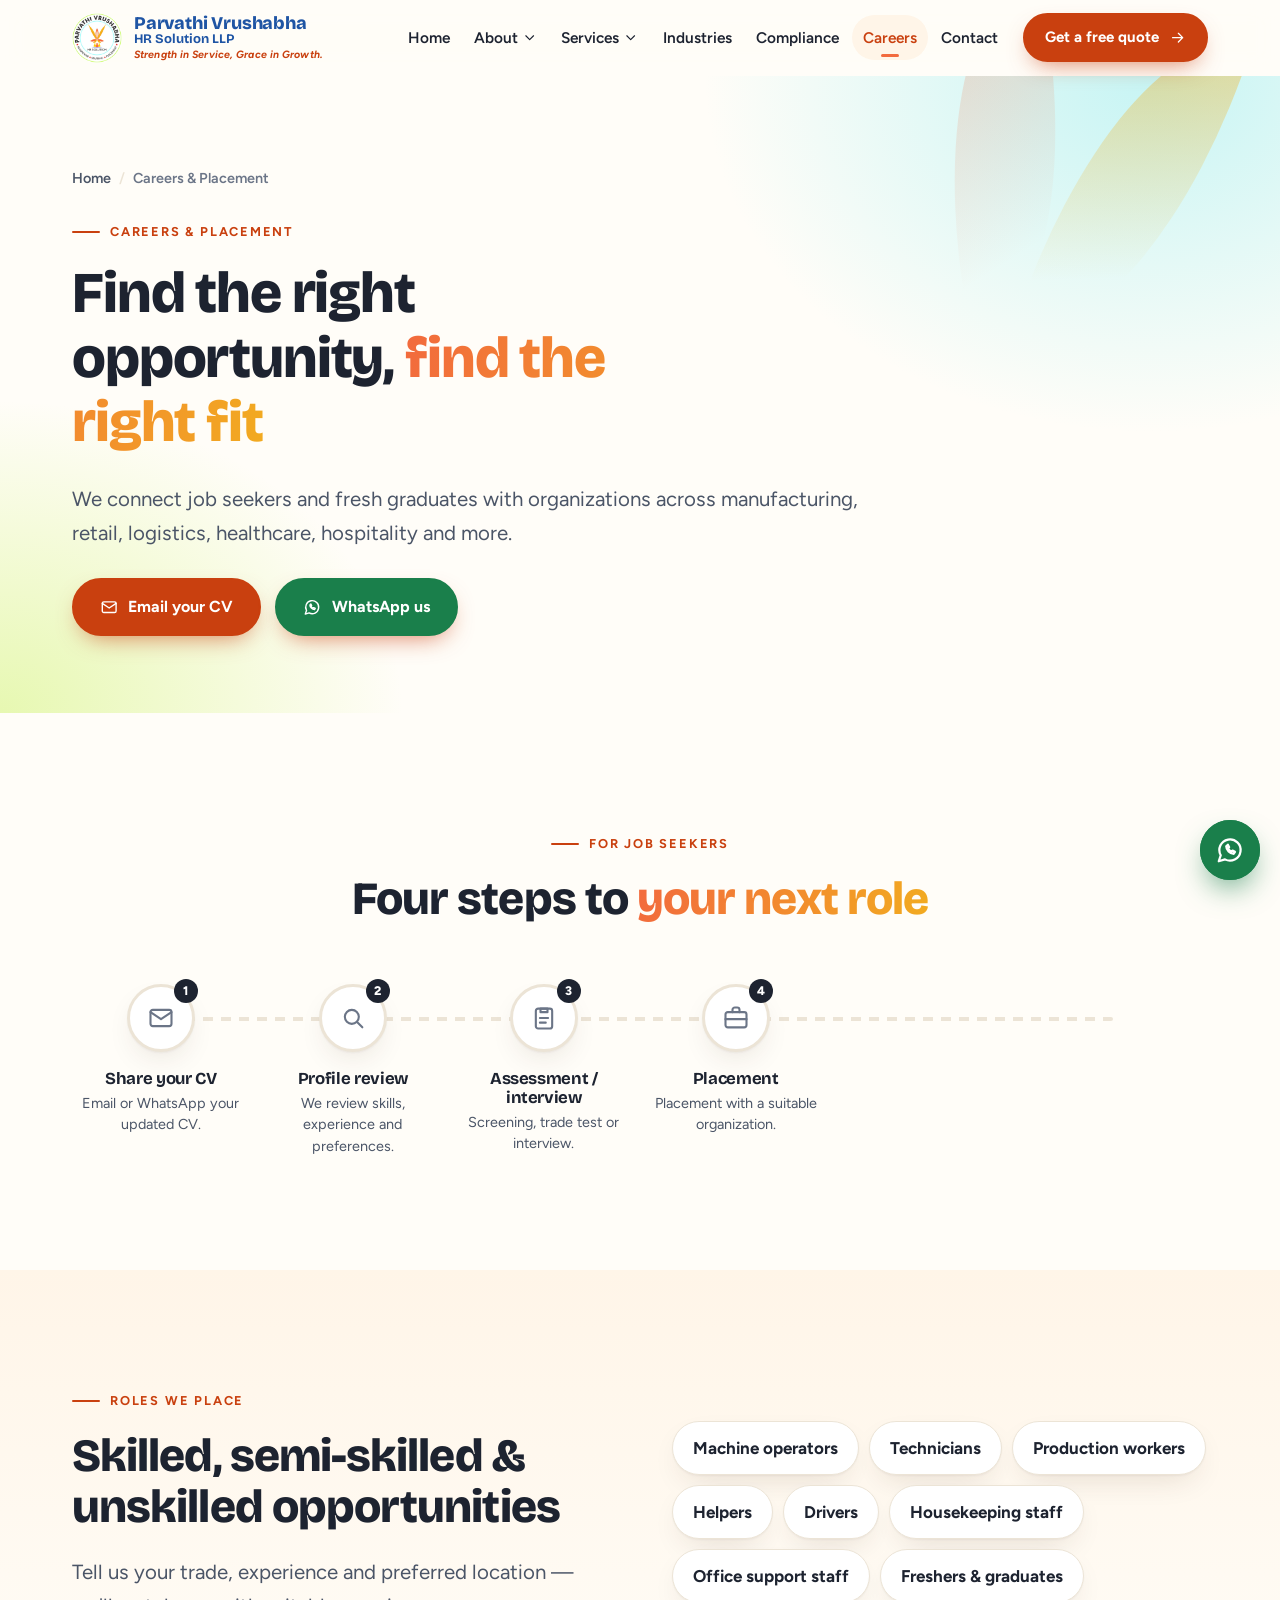
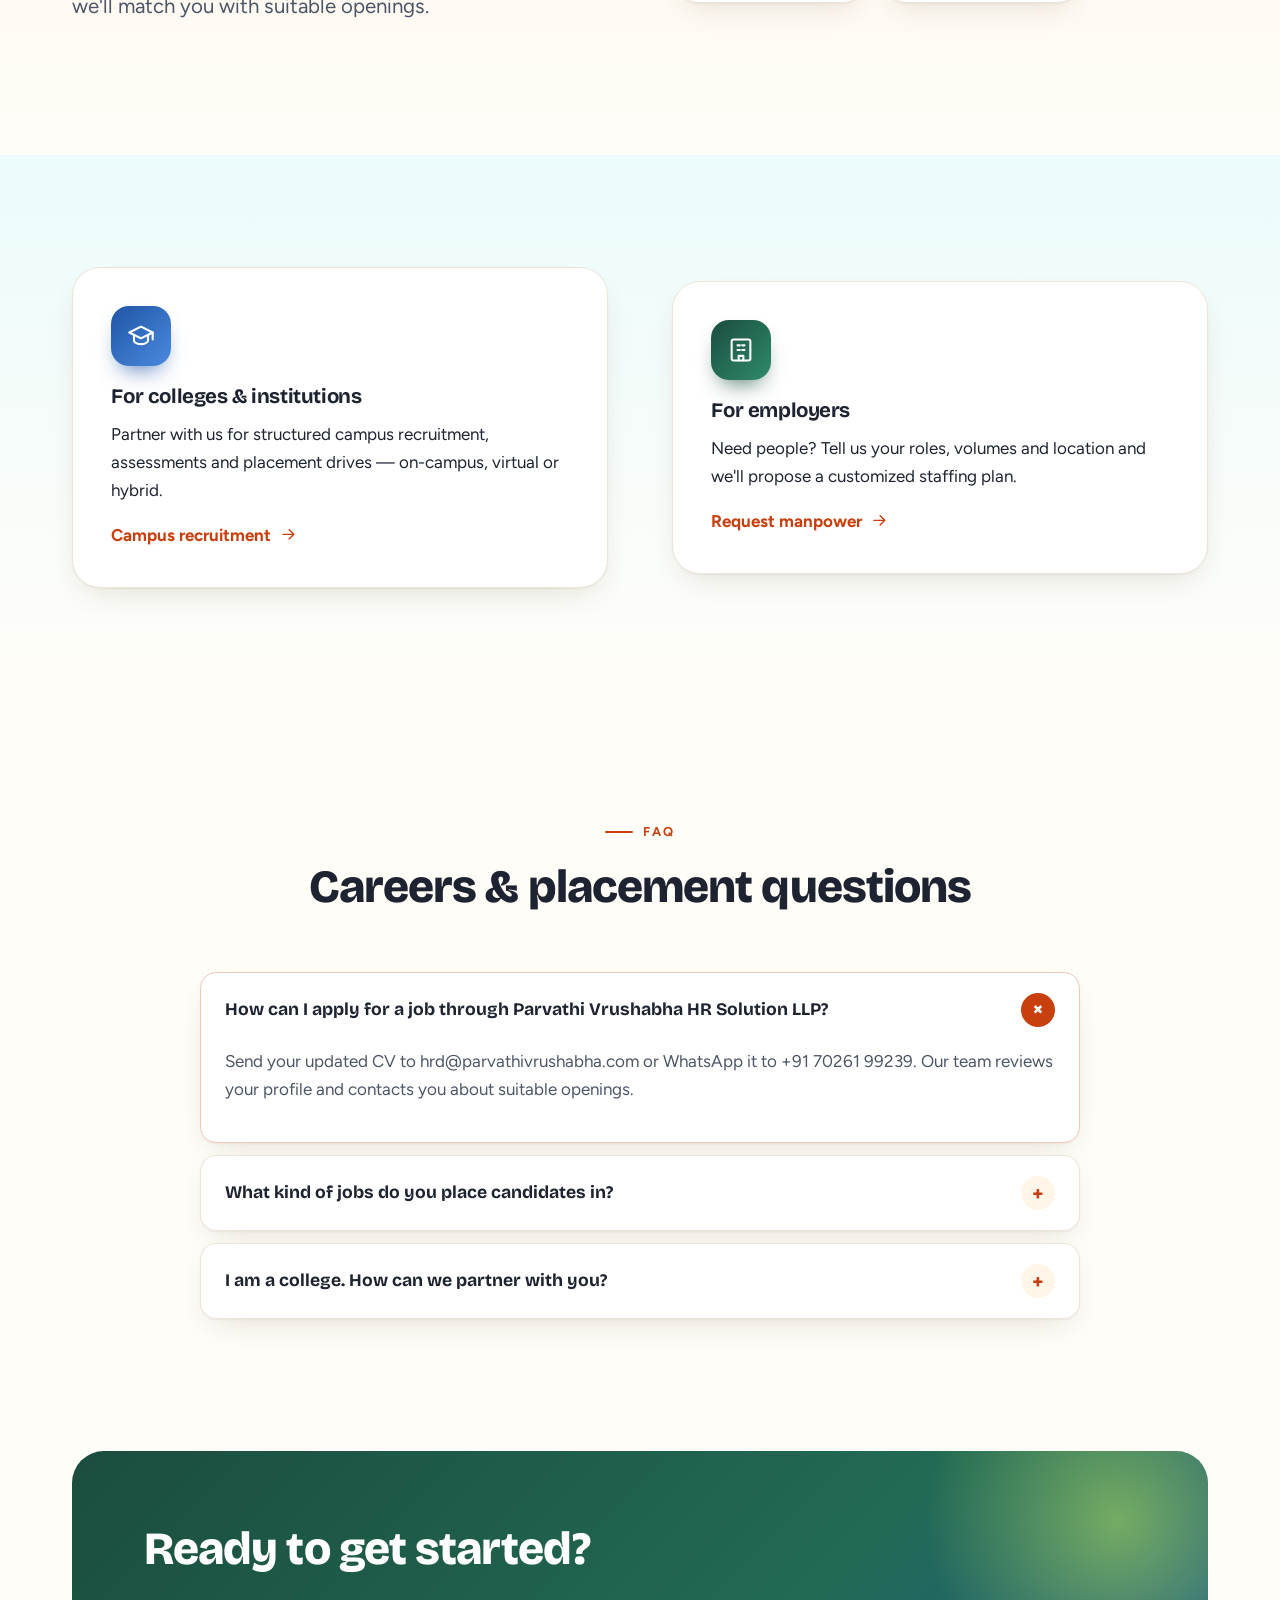
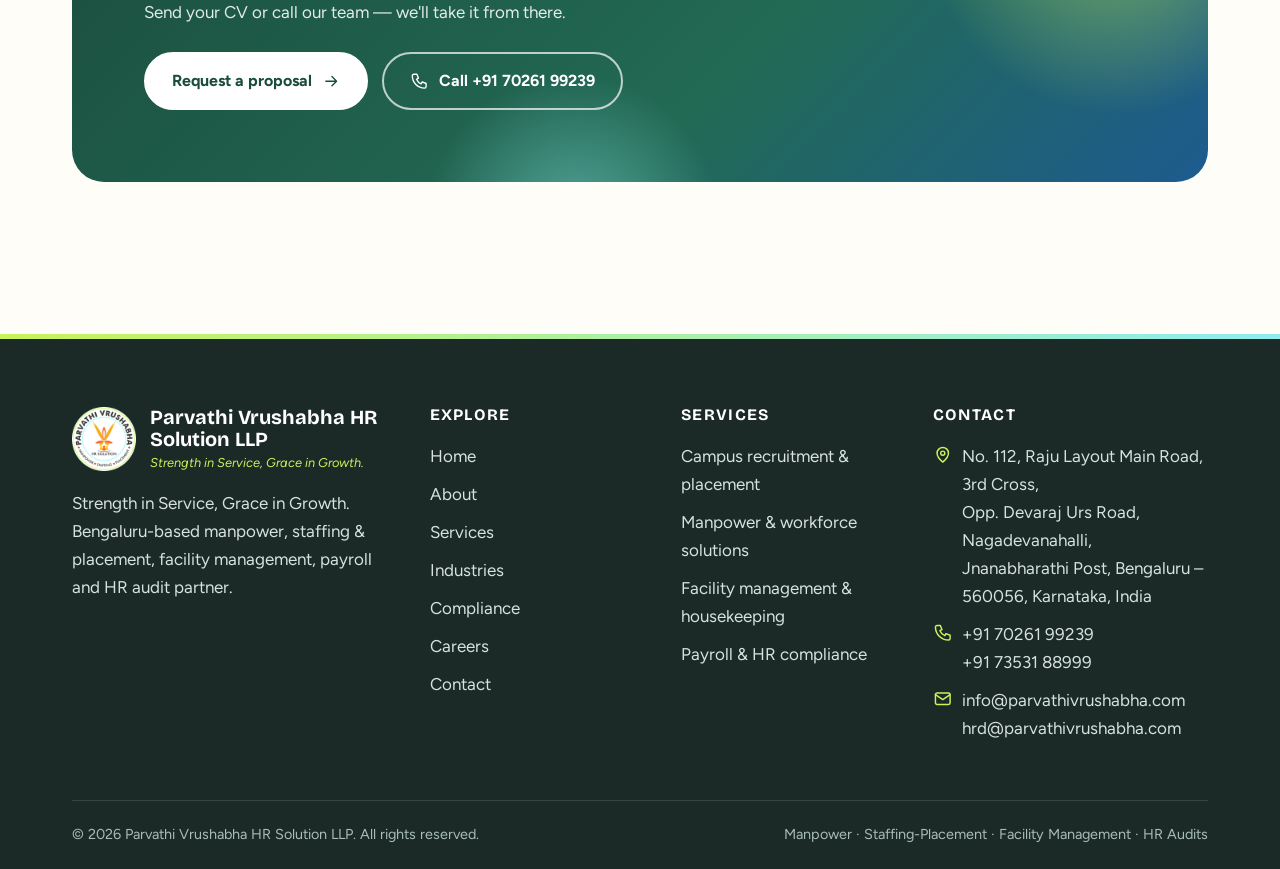
<file: careers/index.html>
<!doctype html>
<html lang="en-IN">
<head>
<meta charset="utf-8">
<meta name="viewport" content="width=device-width,initial-scale=1">
<title>Jobs &amp; Placement in Bengaluru | Parvathi Vrushabha HR Solution LLP</title>
<meta name="description" content="Job seekers and freshers: share your CV with Parvathi Vrushabha HR Solution LLP for placement in manufacturing, retail, logistics, pharma, healthcare and hospitality roles in Bengaluru.">
<link rel="canonical" href="https://www.parvathivrushabha.com/careers/">
<link rel="alternate" hreflang="en-IN" href="https://www.parvathivrushabha.com/careers/"><link rel="alternate" hreflang="x-default" href="https://www.parvathivrushabha.com/careers/">
<meta name="robots" content="index,follow,max-image-preview:large,max-snippet:-1,max-video-preview:-1">
<meta name="author" content="Parvathi Vrushabha HR Solution LLP"><meta name="theme-color" content="#fffdf8">
<meta name="geo.region" content="IN-KA"><meta name="geo.placename" content="Bengaluru">
<meta property="og:type" content="website"><meta property="og:site_name" content="Parvathi Vrushabha HR Solution LLP"><meta property="og:locale" content="en_IN">
<meta property="og:title" content="Jobs &amp; Placement in Bengaluru | Parvathi Vrushabha HR Solution LLP"><meta property="og:description" content="Job seekers and freshers: share your CV with Parvathi Vrushabha HR Solution LLP for placement in manufacturing, retail, logistics, pharma, healthcare and hospitality roles in Bengaluru."><meta property="og:url" content="https://www.parvathivrushabha.com/careers/">
<meta property="og:image" content="https://www.parvathivrushabha.com/assets/img/og-image.jpg"><meta property="og:image:width" content="1200"><meta property="og:image:height" content="630"><meta property="og:image:alt" content="Parvathi Vrushabha HR Solution LLP logo — Manpower, Staffing, Placement">
<meta name="twitter:card" content="summary_large_image"><meta name="twitter:title" content="Jobs &amp; Placement in Bengaluru | Parvathi Vrushabha HR Solution LLP"><meta name="twitter:description" content="Job seekers and freshers: share your CV with Parvathi Vrushabha HR Solution LLP for placement in manufacturing, retail, logistics, pharma, healthcare and hospitality roles in Bengaluru."><meta name="twitter:image" content="https://www.parvathivrushabha.com/assets/img/og-image.jpg">
<link rel="icon" href="/assets/img/favicon.ico" sizes="any"><link rel="icon" type="image/png" sizes="192x192" href="/assets/img/icon-192.png"><link rel="apple-touch-icon" href="/assets/img/apple-touch-icon.png"><link rel="manifest" href="/site.webmanifest">
<link rel="alternate" type="text/markdown" href="/llms.txt" title="LLM-readable site summary">
<link rel="preconnect" href="https://fonts.googleapis.com"><link rel="preconnect" href="https://fonts.gstatic.com" crossorigin>
<link rel="stylesheet" href="https://fonts.googleapis.com/css2?family=Bricolage+Grotesque:opsz,wght@12..96,500..800&family=Figtree:wght@400;500;600;700;800&display=swap">
<link rel="stylesheet" href="/assets/css/styles.css?v=2026-11-27">
<script>document.documentElement.classList.add('js')</script>
<script type="application/ld+json">{"@context": "https://schema.org", "@graph": [{"@type": ["Organization", "EmploymentAgency"], "@id": "https://www.parvathivrushabha.com/#org", "name": "Parvathi Vrushabha HR Solution LLP", "legalName": "Parvathi Vrushabha HR Solution LLP", "alternateName": "Parvathi Vrushabha HR Solution", "url": "https://www.parvathivrushabha.com/", "logo": "https://www.parvathivrushabha.com/assets/img/icon-512.png", "image": "https://www.parvathivrushabha.com/assets/img/og-image.jpg", "slogan": "Strength in Service, Grace in Growth.", "foundingDate": "2026", "founder": {"@id": "https://www.parvathivrushabha.com/about/entrepreneurial-legacy/#anithadevi"}, "description": "Bengaluru-based HR and workforce solutions company offering manpower services, staffing and placement, campus recruitment, facility management and housekeeping, payroll management, HR audits and statutory compliance support.", "email": "info@parvathivrushabha.com", "telephone": ["+917026199239", "+917353188999"], "address": {"@type": "PostalAddress", "streetAddress": "No. 112, Raju Layout Main Road, 3rd Cross, Opp. Devaraj Urs Road, Nagadevanahalli, Jnanabharathi Post", "addressLocality": "Bengaluru", "addressRegion": "Karnataka", "postalCode": "560056", "addressCountry": "IN"}, "areaServed": [{"@type": "City", "name": "Bengaluru"}, {"@type": "State", "name": "Karnataka"}, {"@type": "Country", "name": "India"}], "contactPoint": [{"@type": "ContactPoint", "contactType": "customer service", "telephone": "+917026199239", "email": "info@parvathivrushabha.com", "availableLanguage": ["en", "kn", "hi"]}, {"@type": "ContactPoint", "contactType": "human resources", "telephone": "+917353188999", "email": "hrd@parvathivrushabha.com"}], "knowsAbout": ["Manpower services", "Staffing and placement", "Campus recruitment", "Facility management", "Housekeeping services", "Payroll management", "HR audits", "EPF ESI statutory compliance", "Contract labour compliance", "HR outsourcing"], "hasOfferCatalog": {"@type": "OfferCatalog", "name": "HR & workforce services", "itemListElement": [{"@type": "Offer", "itemOffered": {"@type": "Service", "name": "Campus Recruitment & Placement", "url": "https://www.parvathivrushabha.com/services/campus-recruitment-placement/"}}, {"@type": "Offer", "itemOffered": {"@type": "Service", "name": "Specialized Manpower & Workforce Solutions", "url": "https://www.parvathivrushabha.com/services/manpower-workforce-solutions/"}}, {"@type": "Offer", "itemOffered": {"@type": "Service", "name": "Facility Management & Housekeeping", "url": "https://www.parvathivrushabha.com/services/facility-management-housekeeping/"}}, {"@type": "Offer", "itemOffered": {"@type": "Service", "name": "Payroll Management & HR Compliance", "url": "https://www.parvathivrushabha.com/services/payroll-hr-compliance/"}}]}}, {"@type": "WebSite", "@id": "https://www.parvathivrushabha.com/#website", "url": "https://www.parvathivrushabha.com/", "name": "Parvathi Vrushabha HR Solution LLP", "publisher": {"@id": "https://www.parvathivrushabha.com/#org"}, "inLanguage": "en-IN"}, {"@type": "WebPage", "@id": "https://www.parvathivrushabha.com/careers/#webpage", "url": "https://www.parvathivrushabha.com/careers/", "name": "Jobs & Placement in Bengaluru | Parvathi Vrushabha HR Solution LLP", "description": "Job seekers and freshers: share your CV with Parvathi Vrushabha HR Solution LLP for placement in manufacturing, retail, logistics, pharma, healthcare and hospitality roles in Bengaluru.", "isPartOf": {"@id": "https://www.parvathivrushabha.com/#website"}, "about": {"@id": "https://www.parvathivrushabha.com/#org"}, "inLanguage": "en-IN", "primaryImageOfPage": "https://www.parvathivrushabha.com/assets/img/og-image.jpg", "dateModified": "2026-11-27"}, {"@type": "BreadcrumbList", "itemListElement": [{"@type": "ListItem", "position": 1, "name": "Home", "item": "https://www.parvathivrushabha.com/"}, {"@type": "ListItem", "position": 2, "name": "Careers & Placement", "item": "https://www.parvathivrushabha.com/careers/"}]}, {"@type": "FAQPage", "mainEntity": [{"@type": "Question", "name": "How can I apply for a job through Parvathi Vrushabha HR Solution LLP?", "acceptedAnswer": {"@type": "Answer", "text": "Send your updated CV to hrd@parvathivrushabha.com or WhatsApp it to +91 70261 99239. Our team reviews your profile and contacts you about suitable openings."}}, {"@type": "Question", "name": "What kind of jobs do you place candidates in?", "acceptedAnswer": {"@type": "Answer", "text": "We place skilled, semi-skilled and unskilled candidates in roles such as machine operators, technicians, production workers, helpers, drivers, housekeeping and office support, across manufacturing, retail, FMCG, logistics, pharmaceutical, healthcare and hospitality."}}, {"@type": "Question", "name": "I am a college. How can we partner with you?", "acceptedAnswer": {"@type": "Answer", "text": "We run campus recruitment programs and campus placement partnerships. Write to hrd@parvathivrushabha.com or call +91 73531 88999 to start a conversation."}}]}]}</script>
</head>
<body>
<a class="skip" href="#main">Skip to content</a>
<div class="progress" aria-hidden="true"><i></i></div>
<svg width="0" height="0" style="position:absolute" aria-hidden="true" focusable="false"><defs><symbol id="i-users" viewBox="0 0 24 24"><circle cx="9" cy="8" r="3.2"/><path d="M3 20c0-3.3 2.7-6 6-6s6 2.7 6 6"/><circle cx="17" cy="9" r="2.5"/><path d="M17 14c2.5 0 4.5 2 4.5 4.5"/></symbol><symbol id="i-briefcase" viewBox="0 0 24 24"><rect x="3" y="7" width="18" height="13" rx="2"/><path d="M9 7V5a2 2 0 0 1 2-2h2a2 2 0 0 1 2 2v2M3 13h18"/></symbol><symbol id="i-cap" viewBox="0 0 24 24"><path d="M2 9l10-5 10 5-10 5z"/><path d="M6 11.5V16c0 1.5 3 3 6 3s6-1.5 6-3v-4.5M22 9v6"/></symbol><symbol id="i-building" viewBox="0 0 24 24"><rect x="4" y="3" width="16" height="18" rx="1.5"/><path d="M9 8h2M13 8h2M9 12h2M13 12h2M10 21v-4h4v4"/></symbol><symbol id="i-rupee" viewBox="0 0 24 24"><path d="M7 5h10M7 9h10M7 5c5 0 7 1.5 7 4s-2 4-7 4l7 6"/></symbol><symbol id="i-shield" viewBox="0 0 24 24"><path d="M12 3l7 3v5c0 4.5-3 8-7 10-4-2-7-5.5-7-10V6z"/><path d="M9 12l2 2 4-4"/></symbol><symbol id="i-factory" viewBox="0 0 24 24"><path d="M3 21V10l6 4v-4l6 4V6h3v15z"/><path d="M7 17h2M12 17h2M17 17h1"/></symbol><symbol id="i-cart" viewBox="0 0 24 24"><circle cx="9" cy="20" r="1.5"/><circle cx="18" cy="20" r="1.5"/><path d="M2 3h3l2.5 11h11L21 7H6"/></symbol><symbol id="i-truck" viewBox="0 0 24 24"><path d="M2 6h11v10H2zM13 9h4l4 4v3h-8"/><circle cx="7" cy="18" r="2"/><circle cx="17" cy="18" r="2"/></symbol><symbol id="i-medical" viewBox="0 0 24 24"><rect x="3" y="3" width="18" height="18" rx="4"/><path d="M12 8v8M8 12h8"/></symbol><symbol id="i-hotel" viewBox="0 0 24 24"><path d="M3 20V8M3 14h18v6M21 14v-2a3 3 0 0 0-3-3h-7v5"/><circle cx="7" cy="11" r="1.5"/></symbol><symbol id="i-warehouse" viewBox="0 0 24 24"><path d="M3 10l9-6 9 6v10H3z"/><path d="M8 20v-6h8v6M8 17h8"/></symbol><symbol id="i-store" viewBox="0 0 24 24"><path d="M4 9l1.5-5h13L20 9M4 9v11h16V9"/><path d="M4 9c0 2 3 2 4 0 1 2 3 2 4 0 1 2 3 2 4 0 1 2 4 2 4 0"/></symbol><symbol id="i-gear" viewBox="0 0 24 24"><circle cx="12" cy="12" r="3"/><path d="M12 2v3M12 19v3M2 12h3M19 12h3M5 5l2 2M17 17l2 2M5 19l2-2M17 7l2-2"/></symbol><symbol id="i-phone" viewBox="0 0 24 24"><path d="M5 3h4l2 5-2.5 1.5a11 11 0 0 0 6 6L16 13l5 2v4a2 2 0 0 1-2 2A16 16 0 0 1 3 5a2 2 0 0 1 2-2z"/></symbol><symbol id="i-mail" viewBox="0 0 24 24"><rect x="3" y="5" width="18" height="14" rx="2"/><path d="M3 7l9 6 9-6"/></symbol><symbol id="i-pin" viewBox="0 0 24 24"><path d="M12 21s7-6 7-11a7 7 0 0 0-14 0c0 5 7 11 7 11z"/><circle cx="12" cy="10" r="2.5"/></symbol><symbol id="i-whatsapp" viewBox="0 0 24 24"><path d="M3 21l1.6-4.8A8.5 8.5 0 1 1 8 19.5z"/><path d="M9 9c0 3 3 6 6 6l1-1.5-2-1-1 .8c-1-.5-2-1.5-2.5-2.5l.8-1-1-2z"/></symbol><symbol id="i-arrow" viewBox="0 0 24 24"><path d="M5 12h14M13 6l6 6-6 6"/></symbol><symbol id="i-chevron" viewBox="0 0 24 24"><path d="M6 9l6 6 6-6"/></symbol><symbol id="i-search" viewBox="0 0 24 24"><circle cx="11" cy="11" r="6"/><path d="M20 20l-4.5-4.5"/></symbol><symbol id="i-clipboard" viewBox="0 0 24 24"><rect x="5" y="4" width="14" height="17" rx="2"/><path d="M9 4h6v3H9zM8.5 12h7M8.5 16h5"/></symbol><symbol id="i-link" viewBox="0 0 24 24"><path d="M10 14a4 4 0 0 0 5.7 0l3-3a4 4 0 0 0-5.7-5.7l-1 1M14 10a4 4 0 0 0-5.7 0l-3 3a4 4 0 0 0 5.7 5.7l1-1"/></symbol><symbol id="i-scale" viewBox="0 0 24 24"><path d="M12 4v16M6 20h12M5 7h14M5 7l-3 7a3.5 3 0 0 0 6 0zM19 7l-3 7a3.5 3 0 0 0 6 0z"/></symbol><symbol id="i-lock" viewBox="0 0 24 24"><rect x="5" y="11" width="14" height="10" rx="2"/><path d="M8 11V8a4 4 0 0 1 8 0v3"/></symbol><symbol id="i-heart" viewBox="0 0 24 24"><path d="M12 21s-7-4.5-9-9.5C2 8 4 5 7 5c2 0 3.5 1 5 3 1.5-2 3-3 5-3 3 0 5 3 4 6.5-2 5-9 9.5-9 9.5z"/></symbol><symbol id="i-leaf" viewBox="0 0 24 24"><path d="M5 19C5 10 10 5 20 4c0 10-5 15-14 15zM5 19l8-8"/></symbol><symbol id="i-globe" viewBox="0 0 24 24"><circle cx="12" cy="12" r="9"/><path d="M3 12h18M12 3c3 3 3 15 0 18M12 3c-3 3-3 15 0 18"/></symbol><symbol id="i-eye" viewBox="0 0 24 24"><path d="M2 12s4-7 10-7 10 7 10 7-4 7-10 7S2 12 2 12z"/><circle cx="12" cy="12" r="3"/></symbol><symbol id="i-target" viewBox="0 0 24 24"><circle cx="12" cy="12" r="9"/><circle cx="12" cy="12" r="5"/><circle cx="12" cy="12" r="1"/></symbol><symbol id="i-trend" viewBox="0 0 24 24"><path d="M3 17l6-6 4 4 8-8M15 7h6v6"/></symbol><symbol id="i-book" viewBox="0 0 24 24"><path d="M4 5a2 2 0 0 1 2-2h13v16H6a2 2 0 0 0-2 2zM4 19V5M9 8h6"/></symbol><symbol id="i-hardhat" viewBox="0 0 24 24"><path d="M3 17h18M5 17a7 7 0 0 1 14 0M12 6v5M8 8l1.5 3M16 8l-1.5 3"/></symbol><symbol id="i-clock" viewBox="0 0 24 24"><circle cx="12" cy="12" r="9"/><path d="M12 7v5l3 2"/></symbol><symbol id="i-bucket" viewBox="0 0 24 24"><path d="M12 3v7M9 10h6l1 5H8zM7 15l-1 6h12l-1-6"/></symbol><symbol id="i-file" viewBox="0 0 24 24"><path d="M6 3h8l4 4v14H6zM14 3v4h4M9 13h6M9 17h6"/></symbol><symbol id="i-chart" viewBox="0 0 24 24"><path d="M4 20V4M4 20h16M8 16v-5M12 16V8M16 16v-3"/></symbol><symbol id="i-calendar" viewBox="0 0 24 24"><rect x="3" y="5" width="18" height="16" rx="2"/><path d="M3 10h18M8 3v4M16 3v4"/></symbol><symbol id="i-idcard" viewBox="0 0 24 24"><rect x="3" y="5" width="18" height="14" rx="2"/><circle cx="9" cy="11" r="2"/><path d="M6 16c0-1.5 1.5-2.5 3-2.5s3 1 3 2.5M14 10h4M14 14h3"/></symbol><symbol id="i-userplus" viewBox="0 0 24 24"><circle cx="10" cy="8" r="3.5"/><path d="M3 20c0-3.5 3-6 7-6M18 8v6M15 11h6"/></symbol><symbol id="i-star" viewBox="0 0 24 24"><path d="M12 3l2.7 5.6 6.1.9-4.4 4.3 1 6.1L12 17l-5.4 2.9 1-6.1L3.2 9.5l6.1-.9z"/></symbol><symbol id="i-check" viewBox="0 0 24 24"><path d="M5 12.5l4.5 4.5L19 7.5"/></symbol></defs></svg>
<header class="site-header"><div class="container nav-wrap">
<a class="brand" href="/" aria-label="Parvathi Vrushabha HR Solution LLP — home"><img src="/assets/img/logo.webp" width="50" height="50" alt="Parvathi Vrushabha HR Solution LLP logo"><span><b>Parvathi Vrushabha <span>HR Solution LLP</span></b><em class="slogan-mini">Strength in Service, Grace in Growth.</em></span></a>
<nav class="nav" id="site-nav" aria-label="Main"><ul><li><a class="nl" href="/">Home</a></li><li class="has-sub"><a class="nl" href="/about/">About<svg class="ic " aria-hidden="true" focusable="false"><use href="#i-chevron"/></svg></a><div class="sub"><a href="/about/"><svg class="ic " aria-hidden="true" focusable="false"><use href="#i-building"/></svg>Our story</a><a href="/about/entrepreneurial-legacy/"><svg class="ic " aria-hidden="true" focusable="false"><use href="#i-star"/></svg>Entrepreneurial legacy</a></div></li><li class="has-sub"><a class="nl" href="/services/">Services<svg class="ic " aria-hidden="true" focusable="false"><use href="#i-chevron"/></svg></a><div class="sub"><a href="/services/campus-recruitment-placement/"><svg class="ic " aria-hidden="true" focusable="false"><use href="#i-cap"/></svg>Campus recruitment &amp; placement</a><a href="/services/manpower-workforce-solutions/"><svg class="ic " aria-hidden="true" focusable="false"><use href="#i-users"/></svg>Manpower &amp; workforce solutions</a><a href="/services/facility-management-housekeeping/"><svg class="ic " aria-hidden="true" focusable="false"><use href="#i-building"/></svg>Facility management &amp; housekeeping</a><a href="/services/payroll-hr-compliance/"><svg class="ic " aria-hidden="true" focusable="false"><use href="#i-rupee"/></svg>Payroll &amp; HR compliance</a></div></li><li><a class="nl" href="/industries/">Industries</a></li><li><a class="nl" href="/compliance/">Compliance</a></li><li><a class="nl" href="/careers/" aria-current="page">Careers</a></li><li><a class="nl" href="/contact/">Contact</a></li></ul><span class="nav-cta"><a class="btn sm" href="/contact/">Get a free quote <svg class="ic go" aria-hidden="true" focusable="false"><use href="#i-arrow"/></svg></a></span></nav>
<button class="burger" aria-expanded="false" aria-controls="site-nav" aria-label="Open menu"><span></span></button>
</div></header>
<main id="main">
<section class="page-hero"><span class="leaf a" aria-hidden="true"></span><span class="leaf b" aria-hidden="true"></span>
<div class="container"><nav aria-label="Breadcrumb"><ol class="crumbs"><li><a href="/">Home</a></li><li aria-current="page">Careers &amp; Placement</li></ol></nav><p class="eyebrow" data-reveal="" style="--i:0">Careers &amp; Placement</p><h1 data-reveal="" style="--i:1">Find the right opportunity, <span class="hl">find the right fit</span></h1><p class="lead" data-reveal="" style="--i:2">We connect job seekers and fresh graduates with organizations across manufacturing, retail, logistics, healthcare, hospitality and more.</p><div class="btn-row" style="margin-top:28px" data-reveal="" style="--i:3"><a class="btn" href="mailto:hrd@parvathivrushabha.com?subject=CV%20for%20placement"><svg class="ic " aria-hidden="true" focusable="false"><use href="#i-mail"/></svg> Email your CV</a><a class="btn wa" href="https://wa.me/917026199239?text=Hello%2C%20I%20would%20like%20to%20share%20my%20CV." target="_blank" rel="noopener"><svg class="ic " aria-hidden="true" focusable="false"><use href="#i-whatsapp"/></svg> WhatsApp us</a></div></div></section><section class="section"><div class="container"><div class="section-head center" data-reveal="" style="--i:0"><p class="eyebrow">For job seekers</p><h2>Four steps to <span class="hl">your next role</span></h2></div><ol class="steps" style="list-style:none;padding:0;margin:0"><li class="step" data-reveal="" style="--i:0"><div class="dot"><svg class="ic " aria-hidden="true" focusable="false"><use href="#i-mail"/></svg><em>1</em></div><div><h4>Share your CV</h4><p>Email or WhatsApp your updated CV.</p></div></li><li class="step" data-reveal="" style="--i:1"><div class="dot"><svg class="ic " aria-hidden="true" focusable="false"><use href="#i-search"/></svg><em>2</em></div><div><h4>Profile review</h4><p>We review skills, experience and preferences.</p></div></li><li class="step" data-reveal="" style="--i:2"><div class="dot"><svg class="ic " aria-hidden="true" focusable="false"><use href="#i-clipboard"/></svg><em>3</em></div><div><h4>Assessment / interview</h4><p>Screening, trade test or interview.</p></div></li><li class="step" data-reveal="" style="--i:3"><div class="dot"><svg class="ic " aria-hidden="true" focusable="false"><use href="#i-briefcase"/></svg><em>4</em></div><div><h4>Placement</h4><p>Placement with a suitable organization.</p></div></li></ol></div></section>
<section class="section tint-warm"><div class="container"><div class="split"><div data-reveal="left" style="--i:0"><p class="eyebrow">Roles we place</p><h2>Skilled, semi-skilled &amp; unskilled opportunities</h2><p class="lead">Tell us your trade, experience and preferred location — we'll match you with suitable openings.</p></div>
<div class="roles" style="display:flex;flex-wrap:wrap;gap:10px" data-reveal="right" style="--i:1"><span class="card" style="padding:12px 20px;border-radius:999px;font-weight:700;box-shadow:var(--shadow)">Machine operators</span><span class="card" style="padding:12px 20px;border-radius:999px;font-weight:700;box-shadow:var(--shadow)">Technicians</span><span class="card" style="padding:12px 20px;border-radius:999px;font-weight:700;box-shadow:var(--shadow)">Production workers</span><span class="card" style="padding:12px 20px;border-radius:999px;font-weight:700;box-shadow:var(--shadow)">Helpers</span><span class="card" style="padding:12px 20px;border-radius:999px;font-weight:700;box-shadow:var(--shadow)">Drivers</span><span class="card" style="padding:12px 20px;border-radius:999px;font-weight:700;box-shadow:var(--shadow)">Housekeeping staff</span><span class="card" style="padding:12px 20px;border-radius:999px;font-weight:700;box-shadow:var(--shadow)">Office support staff</span><span class="card" style="padding:12px 20px;border-radius:999px;font-weight:700;box-shadow:var(--shadow)">Freshers & graduates</span></div></div></div></section>
<section class="section tint-aqua"><div class="container"><div class="split"><div class="panel" data-reveal="left" style="--i:0"><div class="icon-badge b"><svg class="ic " aria-hidden="true" focusable="false"><use href="#i-cap"/></svg></div><h3>For colleges &amp; institutions</h3><p>Partner with us for structured campus recruitment, assessments and placement drives — on-campus, virtual or hybrid.</p><a class="more" href="/services/campus-recruitment-placement/">Campus recruitment <svg class="ic " aria-hidden="true" focusable="false"><use href="#i-arrow"/></svg></a></div>
<div class="panel" data-reveal="right" style="--i:1"><div class="icon-badge g"><svg class="ic " aria-hidden="true" focusable="false"><use href="#i-building"/></svg></div><h3>For employers</h3><p>Need people? Tell us your roles, volumes and location and we'll propose a customized staffing plan.</p><a class="more" href="/contact/">Request manpower <svg class="ic " aria-hidden="true" focusable="false"><use href="#i-arrow"/></svg></a></div></div></div></section>
<section class="section"><div class="container"><div class="section-head center" data-reveal="" style="--i:0"><p class="eyebrow">FAQ</p><h2>Careers &amp; placement questions</h2></div><div class="faq"><details open><summary>How can I apply for a job through Parvathi Vrushabha HR Solution LLP?</summary><div class="ans"><p>Send your updated CV to hrd@parvathivrushabha.com or WhatsApp it to +91 70261 99239. Our team reviews your profile and contacts you about suitable openings.</p></div></details><details><summary>What kind of jobs do you place candidates in?</summary><div class="ans"><p>We place skilled, semi-skilled and unskilled candidates in roles such as machine operators, technicians, production workers, helpers, drivers, housekeeping and office support, across manufacturing, retail, FMCG, logistics, pharmaceutical, healthcare and hospitality.</p></div></details><details><summary>I am a college. How can we partner with you?</summary><div class="ans"><p>We run campus recruitment programs and campus placement partnerships. Write to hrd@parvathivrushabha.com or call +91 73531 88999 to start a conversation.</p></div></details></div></div></section><section class="section" style="padding-top:20px"><div class="container"><div class="cta" data-reveal="zoom" style="--i:0">
<h2>Ready to get started?</h2><p>Send your CV or call our team — we'll take it from there.</p>
<div class="btn-row" style="margin-top:26px"><a class="btn" data-magnetic href="/contact/">Request a proposal <svg class="ic go" aria-hidden="true" focusable="false"><use href="#i-arrow"/></svg></a><a class="btn ghost" href="tel:+917026199239"><svg class="ic " aria-hidden="true" focusable="false"><use href="#i-phone"/></svg> Call +91 70261 99239</a></div></div></div></section>
</main>
<footer class="site-footer"><div class="container">
<div class="foot-grid">
<div><div class="foot-brand"><img src="/assets/img/logo.webp" width="64" height="64" alt="" loading="lazy"><div><b>Parvathi Vrushabha HR Solution LLP</b><small class="slg">Strength in Service, Grace in Growth.</small></div></div>
<p>Strength in Service, Grace in Growth. Bengaluru-based manpower, staffing &amp; placement, facility management, payroll and HR audit partner.</p></div>
<div><h4>Explore</h4><ul><li><a href="/">Home</a></li><li><a href="/about/">About</a></li><li><a href="/services/">Services</a></li><li><a href="/industries/">Industries</a></li><li><a href="/compliance/">Compliance</a></li><li><a href="/careers/">Careers</a></li><li><a href="/contact/">Contact</a></li></ul></div>
<div><h4>Services</h4><ul><li><a href="/services/campus-recruitment-placement/">Campus recruitment &amp; placement</a></li><li><a href="/services/manpower-workforce-solutions/">Manpower &amp; workforce solutions</a></li><li><a href="/services/facility-management-housekeeping/">Facility management &amp; housekeeping</a></li><li><a href="/services/payroll-hr-compliance/">Payroll &amp; HR compliance</a></li></ul></div>
<div><h4>Contact</h4><address style="font-style:normal"><ul>
<li class="contact-li"><svg class="ic " aria-hidden="true" focusable="false"><use href="#i-pin"/></svg><span>No. 112, Raju Layout Main Road, 3rd Cross,<br>Opp. Devaraj Urs Road, Nagadevanahalli,<br>Jnanabharathi Post, Bengaluru – 560056, Karnataka, India</span></li>
<li class="contact-li"><svg class="ic " aria-hidden="true" focusable="false"><use href="#i-phone"/></svg><span><a href="tel:+917026199239">+91 70261 99239</a><br><a href="tel:+917353188999">+91 73531 88999</a></span></li>
<li class="contact-li"><svg class="ic " aria-hidden="true" focusable="false"><use href="#i-mail"/></svg><span><a href="mailto:info@parvathivrushabha.com">info@parvathivrushabha.com</a><br><a href="mailto:hrd@parvathivrushabha.com">hrd@parvathivrushabha.com</a></span></li>
</ul></address></div></div>
<div class="foot-bottom"><span>© 2026 Parvathi Vrushabha HR Solution LLP. All rights reserved.</span><span>Manpower · Staffing-Placement · Facility Management · HR Audits</span></div>
</div></footer>
<a class="wa-float" href="https://wa.me/917026199239?text=Hello,%20I%20would%20like%20to%20know%20more%20about%20your%20HR%20and%20manpower%20services." target="_blank" rel="noopener" aria-label="Chat on WhatsApp"><svg class="ic " aria-hidden="true" focusable="false"><use href="#i-whatsapp"/></svg></a>
<button class="to-top" aria-label="Back to top"><svg class="ic " aria-hidden="true" focusable="false"><use href="#i-arrow"/></svg></button>
<script src="/assets/js/main.js?v=2026-11-27" defer></script>
</body></html>
</file>
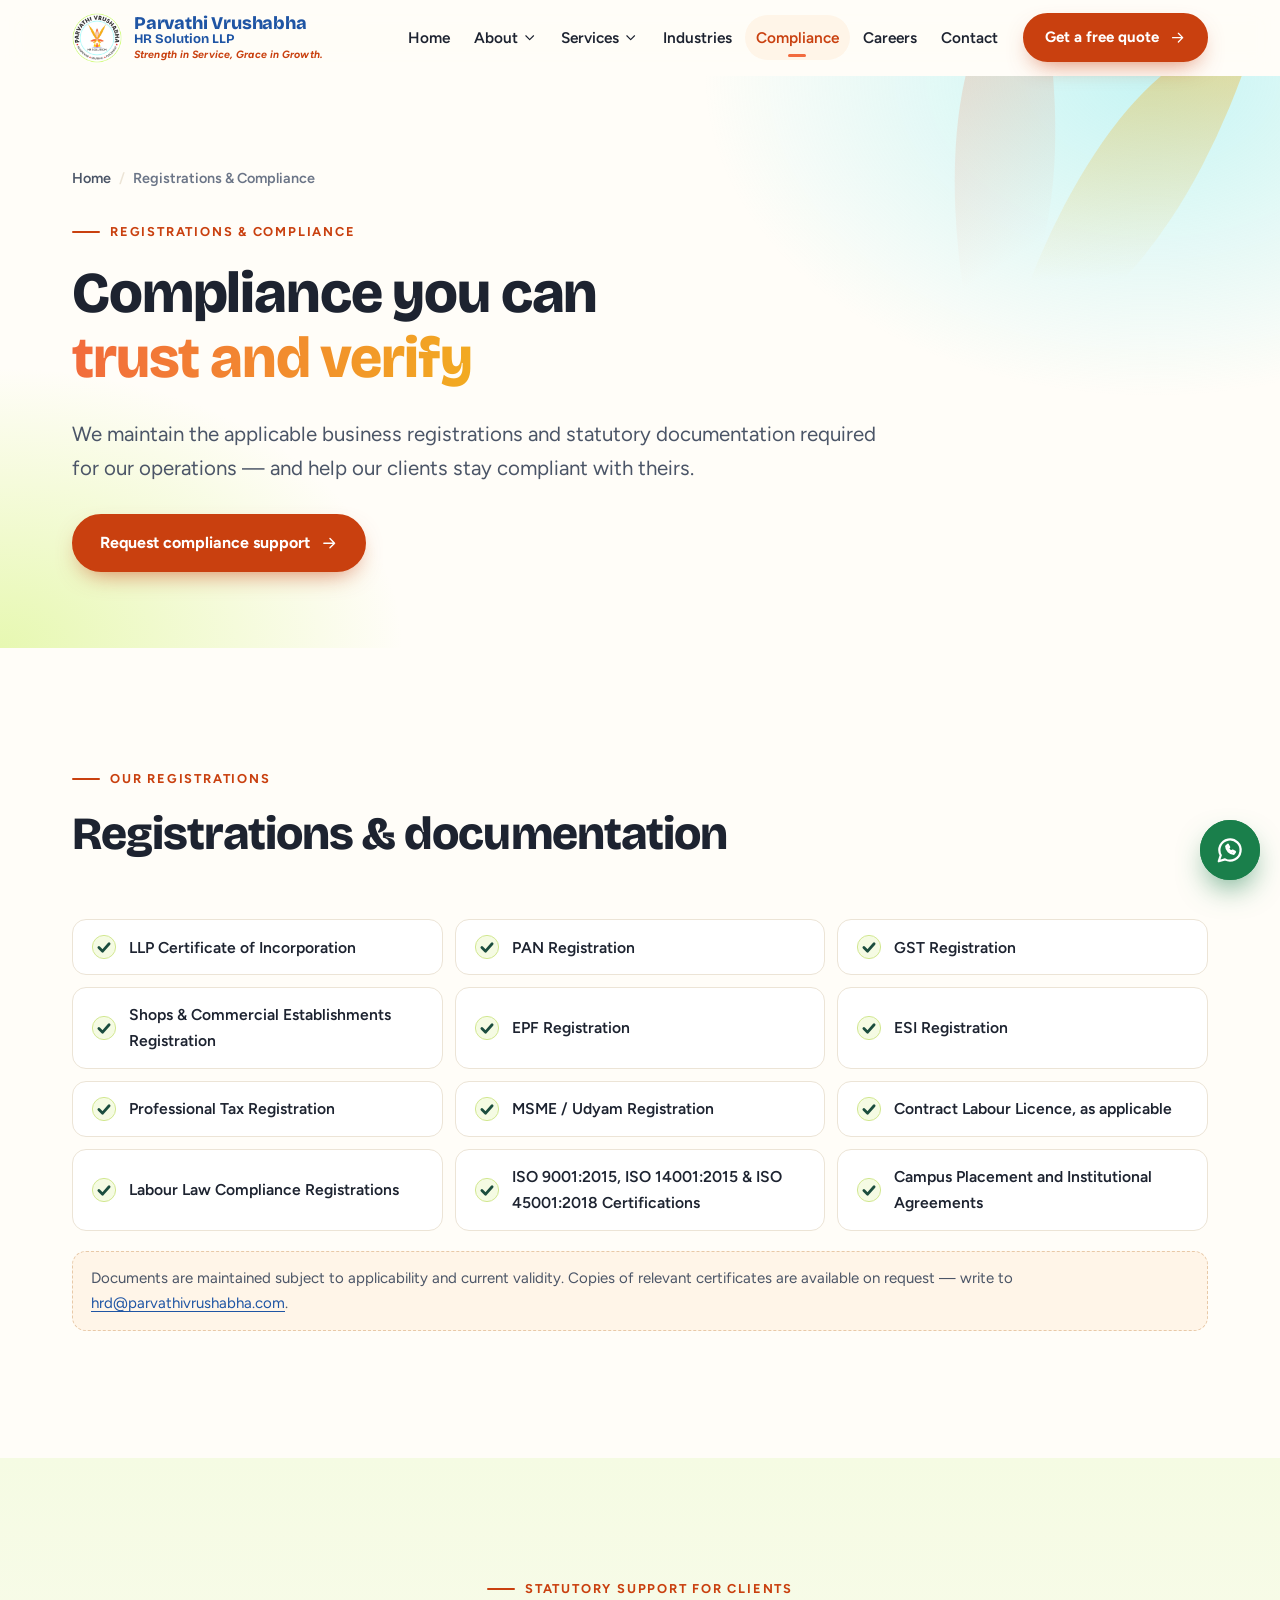
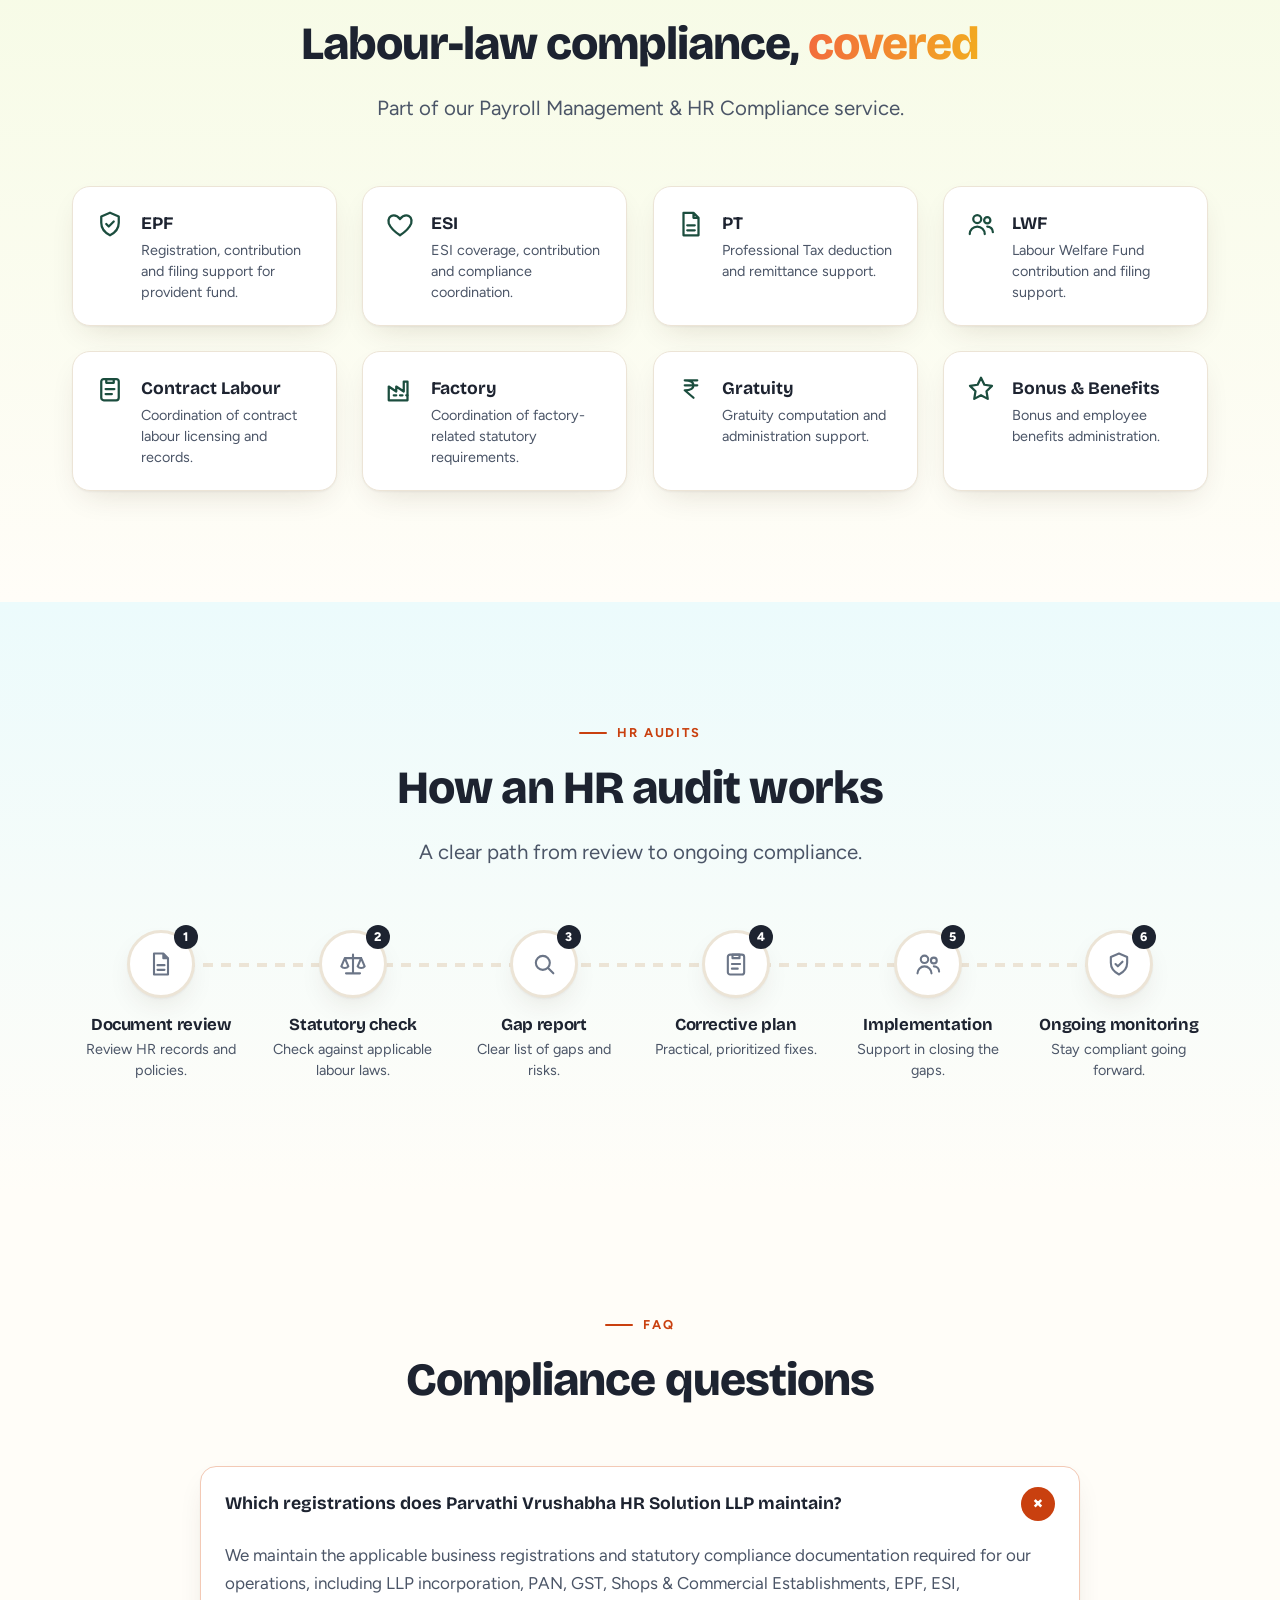
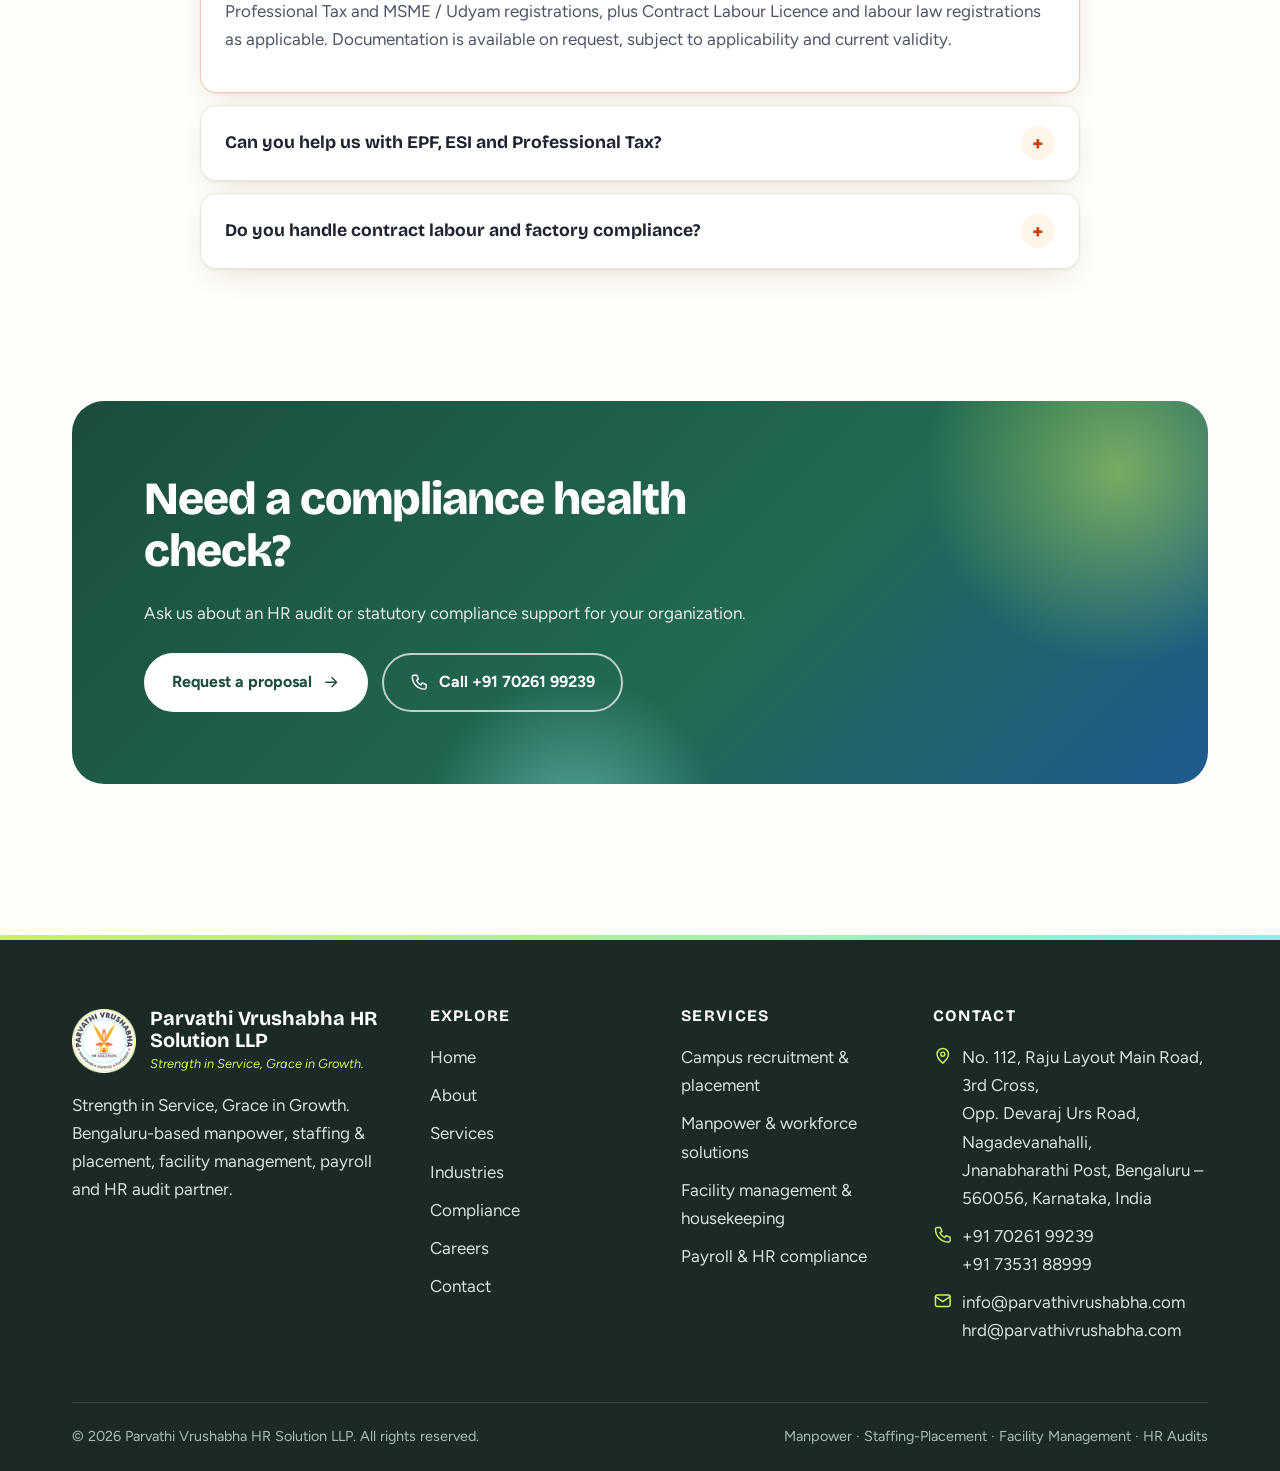
<file: compliance/index.html>
<!doctype html>
<html lang="en-IN">
<head>
<meta charset="utf-8">
<meta name="viewport" content="width=device-width,initial-scale=1">
<title>Registrations &amp; Statutory Compliance (EPF, ESI, PT, LWF) | Parvathi Vrushabha HR Solution LLP</title>
<meta name="description" content="Parvathi Vrushabha HR Solution LLP maintains applicable registrations — PAN, GST, EPF, ESI, PT, MSME — and supports clients with EPF, ESI, PT, LWF, contract labour and factory compliance.">
<link rel="canonical" href="https://www.parvathivrushabha.com/compliance/">
<link rel="alternate" hreflang="en-IN" href="https://www.parvathivrushabha.com/compliance/"><link rel="alternate" hreflang="x-default" href="https://www.parvathivrushabha.com/compliance/">
<meta name="robots" content="index,follow,max-image-preview:large,max-snippet:-1,max-video-preview:-1">
<meta name="author" content="Parvathi Vrushabha HR Solution LLP"><meta name="theme-color" content="#fffdf8">
<meta name="geo.region" content="IN-KA"><meta name="geo.placename" content="Bengaluru">
<meta property="og:type" content="website"><meta property="og:site_name" content="Parvathi Vrushabha HR Solution LLP"><meta property="og:locale" content="en_IN">
<meta property="og:title" content="Registrations &amp; Statutory Compliance (EPF, ESI, PT, LWF) | Parvathi Vrushabha HR Solution LLP"><meta property="og:description" content="Parvathi Vrushabha HR Solution LLP maintains applicable registrations — PAN, GST, EPF, ESI, PT, MSME — and supports clients with EPF, ESI, PT, LWF, contract labour and factory compliance."><meta property="og:url" content="https://www.parvathivrushabha.com/compliance/">
<meta property="og:image" content="https://www.parvathivrushabha.com/assets/img/og-image.jpg"><meta property="og:image:width" content="1200"><meta property="og:image:height" content="630"><meta property="og:image:alt" content="Parvathi Vrushabha HR Solution LLP logo — Manpower, Staffing, Placement">
<meta name="twitter:card" content="summary_large_image"><meta name="twitter:title" content="Registrations &amp; Statutory Compliance (EPF, ESI, PT, LWF) | Parvathi Vrushabha HR Solution LLP"><meta name="twitter:description" content="Parvathi Vrushabha HR Solution LLP maintains applicable registrations — PAN, GST, EPF, ESI, PT, MSME — and supports clients with EPF, ESI, PT, LWF, contract labour and factory compliance."><meta name="twitter:image" content="https://www.parvathivrushabha.com/assets/img/og-image.jpg">
<link rel="icon" href="/assets/img/favicon.ico" sizes="any"><link rel="icon" type="image/png" sizes="192x192" href="/assets/img/icon-192.png"><link rel="apple-touch-icon" href="/assets/img/apple-touch-icon.png"><link rel="manifest" href="/site.webmanifest">
<link rel="alternate" type="text/markdown" href="/llms.txt" title="LLM-readable site summary">
<link rel="preconnect" href="https://fonts.googleapis.com"><link rel="preconnect" href="https://fonts.gstatic.com" crossorigin>
<link rel="stylesheet" href="https://fonts.googleapis.com/css2?family=Bricolage+Grotesque:opsz,wght@12..96,500..800&family=Figtree:wght@400;500;600;700;800&display=swap">
<link rel="stylesheet" href="/assets/css/styles.css?v=2026-11-27">
<script>document.documentElement.classList.add('js')</script>
<script type="application/ld+json">{"@context": "https://schema.org", "@graph": [{"@type": ["Organization", "EmploymentAgency"], "@id": "https://www.parvathivrushabha.com/#org", "name": "Parvathi Vrushabha HR Solution LLP", "legalName": "Parvathi Vrushabha HR Solution LLP", "alternateName": "Parvathi Vrushabha HR Solution", "url": "https://www.parvathivrushabha.com/", "logo": "https://www.parvathivrushabha.com/assets/img/icon-512.png", "image": "https://www.parvathivrushabha.com/assets/img/og-image.jpg", "slogan": "Strength in Service, Grace in Growth.", "foundingDate": "2026", "founder": {"@id": "https://www.parvathivrushabha.com/about/entrepreneurial-legacy/#anithadevi"}, "description": "Bengaluru-based HR and workforce solutions company offering manpower services, staffing and placement, campus recruitment, facility management and housekeeping, payroll management, HR audits and statutory compliance support.", "email": "info@parvathivrushabha.com", "telephone": ["+917026199239", "+917353188999"], "address": {"@type": "PostalAddress", "streetAddress": "No. 112, Raju Layout Main Road, 3rd Cross, Opp. Devaraj Urs Road, Nagadevanahalli, Jnanabharathi Post", "addressLocality": "Bengaluru", "addressRegion": "Karnataka", "postalCode": "560056", "addressCountry": "IN"}, "areaServed": [{"@type": "City", "name": "Bengaluru"}, {"@type": "State", "name": "Karnataka"}, {"@type": "Country", "name": "India"}], "contactPoint": [{"@type": "ContactPoint", "contactType": "customer service", "telephone": "+917026199239", "email": "info@parvathivrushabha.com", "availableLanguage": ["en", "kn", "hi"]}, {"@type": "ContactPoint", "contactType": "human resources", "telephone": "+917353188999", "email": "hrd@parvathivrushabha.com"}], "knowsAbout": ["Manpower services", "Staffing and placement", "Campus recruitment", "Facility management", "Housekeeping services", "Payroll management", "HR audits", "EPF ESI statutory compliance", "Contract labour compliance", "HR outsourcing"], "hasOfferCatalog": {"@type": "OfferCatalog", "name": "HR & workforce services", "itemListElement": [{"@type": "Offer", "itemOffered": {"@type": "Service", "name": "Campus Recruitment & Placement", "url": "https://www.parvathivrushabha.com/services/campus-recruitment-placement/"}}, {"@type": "Offer", "itemOffered": {"@type": "Service", "name": "Specialized Manpower & Workforce Solutions", "url": "https://www.parvathivrushabha.com/services/manpower-workforce-solutions/"}}, {"@type": "Offer", "itemOffered": {"@type": "Service", "name": "Facility Management & Housekeeping", "url": "https://www.parvathivrushabha.com/services/facility-management-housekeeping/"}}, {"@type": "Offer", "itemOffered": {"@type": "Service", "name": "Payroll Management & HR Compliance", "url": "https://www.parvathivrushabha.com/services/payroll-hr-compliance/"}}]}}, {"@type": "WebSite", "@id": "https://www.parvathivrushabha.com/#website", "url": "https://www.parvathivrushabha.com/", "name": "Parvathi Vrushabha HR Solution LLP", "publisher": {"@id": "https://www.parvathivrushabha.com/#org"}, "inLanguage": "en-IN"}, {"@type": "WebPage", "@id": "https://www.parvathivrushabha.com/compliance/#webpage", "url": "https://www.parvathivrushabha.com/compliance/", "name": "Registrations & Statutory Compliance (EPF, ESI, PT, LWF) | Parvathi Vrushabha HR Solution LLP", "description": "Parvathi Vrushabha HR Solution LLP maintains applicable registrations — PAN, GST, EPF, ESI, PT, MSME — and supports clients with EPF, ESI, PT, LWF, contract labour and factory compliance.", "isPartOf": {"@id": "https://www.parvathivrushabha.com/#website"}, "about": {"@id": "https://www.parvathivrushabha.com/#org"}, "inLanguage": "en-IN", "primaryImageOfPage": "https://www.parvathivrushabha.com/assets/img/og-image.jpg", "dateModified": "2026-11-27"}, {"@type": "BreadcrumbList", "itemListElement": [{"@type": "ListItem", "position": 1, "name": "Home", "item": "https://www.parvathivrushabha.com/"}, {"@type": "ListItem", "position": 2, "name": "Registrations & Compliance", "item": "https://www.parvathivrushabha.com/compliance/"}]}, {"@type": "FAQPage", "mainEntity": [{"@type": "Question", "name": "Which registrations does Parvathi Vrushabha HR Solution LLP maintain?", "acceptedAnswer": {"@type": "Answer", "text": "We maintain the applicable business registrations and statutory compliance documentation required for our operations, including LLP incorporation, PAN, GST, Shops & Commercial Establishments, EPF, ESI, Professional Tax and MSME / Udyam registrations, plus Contract Labour Licence and labour law registrations as applicable. Documentation is available on request, subject to applicability and current validity."}}, {"@type": "Question", "name": "Can you help us with EPF, ESI and Professional Tax?", "acceptedAnswer": {"@type": "Answer", "text": "Yes. We provide EPF, ESI, Professional Tax and Labour Welfare Fund support as part of our Payroll Management & HR Compliance services."}}, {"@type": "Question", "name": "Do you handle contract labour and factory compliance?", "acceptedAnswer": {"@type": "Answer", "text": "We coordinate contract labour and factory compliance requirements for clients, alongside gratuity, bonus and employee benefits administration."}}]}]}</script>
</head>
<body>
<a class="skip" href="#main">Skip to content</a>
<div class="progress" aria-hidden="true"><i></i></div>
<svg width="0" height="0" style="position:absolute" aria-hidden="true" focusable="false"><defs><symbol id="i-users" viewBox="0 0 24 24"><circle cx="9" cy="8" r="3.2"/><path d="M3 20c0-3.3 2.7-6 6-6s6 2.7 6 6"/><circle cx="17" cy="9" r="2.5"/><path d="M17 14c2.5 0 4.5 2 4.5 4.5"/></symbol><symbol id="i-briefcase" viewBox="0 0 24 24"><rect x="3" y="7" width="18" height="13" rx="2"/><path d="M9 7V5a2 2 0 0 1 2-2h2a2 2 0 0 1 2 2v2M3 13h18"/></symbol><symbol id="i-cap" viewBox="0 0 24 24"><path d="M2 9l10-5 10 5-10 5z"/><path d="M6 11.5V16c0 1.5 3 3 6 3s6-1.5 6-3v-4.5M22 9v6"/></symbol><symbol id="i-building" viewBox="0 0 24 24"><rect x="4" y="3" width="16" height="18" rx="1.5"/><path d="M9 8h2M13 8h2M9 12h2M13 12h2M10 21v-4h4v4"/></symbol><symbol id="i-rupee" viewBox="0 0 24 24"><path d="M7 5h10M7 9h10M7 5c5 0 7 1.5 7 4s-2 4-7 4l7 6"/></symbol><symbol id="i-shield" viewBox="0 0 24 24"><path d="M12 3l7 3v5c0 4.5-3 8-7 10-4-2-7-5.5-7-10V6z"/><path d="M9 12l2 2 4-4"/></symbol><symbol id="i-factory" viewBox="0 0 24 24"><path d="M3 21V10l6 4v-4l6 4V6h3v15z"/><path d="M7 17h2M12 17h2M17 17h1"/></symbol><symbol id="i-cart" viewBox="0 0 24 24"><circle cx="9" cy="20" r="1.5"/><circle cx="18" cy="20" r="1.5"/><path d="M2 3h3l2.5 11h11L21 7H6"/></symbol><symbol id="i-truck" viewBox="0 0 24 24"><path d="M2 6h11v10H2zM13 9h4l4 4v3h-8"/><circle cx="7" cy="18" r="2"/><circle cx="17" cy="18" r="2"/></symbol><symbol id="i-medical" viewBox="0 0 24 24"><rect x="3" y="3" width="18" height="18" rx="4"/><path d="M12 8v8M8 12h8"/></symbol><symbol id="i-hotel" viewBox="0 0 24 24"><path d="M3 20V8M3 14h18v6M21 14v-2a3 3 0 0 0-3-3h-7v5"/><circle cx="7" cy="11" r="1.5"/></symbol><symbol id="i-warehouse" viewBox="0 0 24 24"><path d="M3 10l9-6 9 6v10H3z"/><path d="M8 20v-6h8v6M8 17h8"/></symbol><symbol id="i-store" viewBox="0 0 24 24"><path d="M4 9l1.5-5h13L20 9M4 9v11h16V9"/><path d="M4 9c0 2 3 2 4 0 1 2 3 2 4 0 1 2 3 2 4 0 1 2 4 2 4 0"/></symbol><symbol id="i-gear" viewBox="0 0 24 24"><circle cx="12" cy="12" r="3"/><path d="M12 2v3M12 19v3M2 12h3M19 12h3M5 5l2 2M17 17l2 2M5 19l2-2M17 7l2-2"/></symbol><symbol id="i-phone" viewBox="0 0 24 24"><path d="M5 3h4l2 5-2.5 1.5a11 11 0 0 0 6 6L16 13l5 2v4a2 2 0 0 1-2 2A16 16 0 0 1 3 5a2 2 0 0 1 2-2z"/></symbol><symbol id="i-mail" viewBox="0 0 24 24"><rect x="3" y="5" width="18" height="14" rx="2"/><path d="M3 7l9 6 9-6"/></symbol><symbol id="i-pin" viewBox="0 0 24 24"><path d="M12 21s7-6 7-11a7 7 0 0 0-14 0c0 5 7 11 7 11z"/><circle cx="12" cy="10" r="2.5"/></symbol><symbol id="i-whatsapp" viewBox="0 0 24 24"><path d="M3 21l1.6-4.8A8.5 8.5 0 1 1 8 19.5z"/><path d="M9 9c0 3 3 6 6 6l1-1.5-2-1-1 .8c-1-.5-2-1.5-2.5-2.5l.8-1-1-2z"/></symbol><symbol id="i-arrow" viewBox="0 0 24 24"><path d="M5 12h14M13 6l6 6-6 6"/></symbol><symbol id="i-chevron" viewBox="0 0 24 24"><path d="M6 9l6 6 6-6"/></symbol><symbol id="i-search" viewBox="0 0 24 24"><circle cx="11" cy="11" r="6"/><path d="M20 20l-4.5-4.5"/></symbol><symbol id="i-clipboard" viewBox="0 0 24 24"><rect x="5" y="4" width="14" height="17" rx="2"/><path d="M9 4h6v3H9zM8.5 12h7M8.5 16h5"/></symbol><symbol id="i-link" viewBox="0 0 24 24"><path d="M10 14a4 4 0 0 0 5.7 0l3-3a4 4 0 0 0-5.7-5.7l-1 1M14 10a4 4 0 0 0-5.7 0l-3 3a4 4 0 0 0 5.7 5.7l1-1"/></symbol><symbol id="i-scale" viewBox="0 0 24 24"><path d="M12 4v16M6 20h12M5 7h14M5 7l-3 7a3.5 3 0 0 0 6 0zM19 7l-3 7a3.5 3 0 0 0 6 0z"/></symbol><symbol id="i-lock" viewBox="0 0 24 24"><rect x="5" y="11" width="14" height="10" rx="2"/><path d="M8 11V8a4 4 0 0 1 8 0v3"/></symbol><symbol id="i-heart" viewBox="0 0 24 24"><path d="M12 21s-7-4.5-9-9.5C2 8 4 5 7 5c2 0 3.5 1 5 3 1.5-2 3-3 5-3 3 0 5 3 4 6.5-2 5-9 9.5-9 9.5z"/></symbol><symbol id="i-leaf" viewBox="0 0 24 24"><path d="M5 19C5 10 10 5 20 4c0 10-5 15-14 15zM5 19l8-8"/></symbol><symbol id="i-globe" viewBox="0 0 24 24"><circle cx="12" cy="12" r="9"/><path d="M3 12h18M12 3c3 3 3 15 0 18M12 3c-3 3-3 15 0 18"/></symbol><symbol id="i-eye" viewBox="0 0 24 24"><path d="M2 12s4-7 10-7 10 7 10 7-4 7-10 7S2 12 2 12z"/><circle cx="12" cy="12" r="3"/></symbol><symbol id="i-target" viewBox="0 0 24 24"><circle cx="12" cy="12" r="9"/><circle cx="12" cy="12" r="5"/><circle cx="12" cy="12" r="1"/></symbol><symbol id="i-trend" viewBox="0 0 24 24"><path d="M3 17l6-6 4 4 8-8M15 7h6v6"/></symbol><symbol id="i-book" viewBox="0 0 24 24"><path d="M4 5a2 2 0 0 1 2-2h13v16H6a2 2 0 0 0-2 2zM4 19V5M9 8h6"/></symbol><symbol id="i-hardhat" viewBox="0 0 24 24"><path d="M3 17h18M5 17a7 7 0 0 1 14 0M12 6v5M8 8l1.5 3M16 8l-1.5 3"/></symbol><symbol id="i-clock" viewBox="0 0 24 24"><circle cx="12" cy="12" r="9"/><path d="M12 7v5l3 2"/></symbol><symbol id="i-bucket" viewBox="0 0 24 24"><path d="M12 3v7M9 10h6l1 5H8zM7 15l-1 6h12l-1-6"/></symbol><symbol id="i-file" viewBox="0 0 24 24"><path d="M6 3h8l4 4v14H6zM14 3v4h4M9 13h6M9 17h6"/></symbol><symbol id="i-chart" viewBox="0 0 24 24"><path d="M4 20V4M4 20h16M8 16v-5M12 16V8M16 16v-3"/></symbol><symbol id="i-calendar" viewBox="0 0 24 24"><rect x="3" y="5" width="18" height="16" rx="2"/><path d="M3 10h18M8 3v4M16 3v4"/></symbol><symbol id="i-idcard" viewBox="0 0 24 24"><rect x="3" y="5" width="18" height="14" rx="2"/><circle cx="9" cy="11" r="2"/><path d="M6 16c0-1.5 1.5-2.5 3-2.5s3 1 3 2.5M14 10h4M14 14h3"/></symbol><symbol id="i-userplus" viewBox="0 0 24 24"><circle cx="10" cy="8" r="3.5"/><path d="M3 20c0-3.5 3-6 7-6M18 8v6M15 11h6"/></symbol><symbol id="i-star" viewBox="0 0 24 24"><path d="M12 3l2.7 5.6 6.1.9-4.4 4.3 1 6.1L12 17l-5.4 2.9 1-6.1L3.2 9.5l6.1-.9z"/></symbol><symbol id="i-check" viewBox="0 0 24 24"><path d="M5 12.5l4.5 4.5L19 7.5"/></symbol></defs></svg>
<header class="site-header"><div class="container nav-wrap">
<a class="brand" href="/" aria-label="Parvathi Vrushabha HR Solution LLP — home"><img src="/assets/img/logo.webp" width="50" height="50" alt="Parvathi Vrushabha HR Solution LLP logo"><span><b>Parvathi Vrushabha <span>HR Solution LLP</span></b><em class="slogan-mini">Strength in Service, Grace in Growth.</em></span></a>
<nav class="nav" id="site-nav" aria-label="Main"><ul><li><a class="nl" href="/">Home</a></li><li class="has-sub"><a class="nl" href="/about/">About<svg class="ic " aria-hidden="true" focusable="false"><use href="#i-chevron"/></svg></a><div class="sub"><a href="/about/"><svg class="ic " aria-hidden="true" focusable="false"><use href="#i-building"/></svg>Our story</a><a href="/about/entrepreneurial-legacy/"><svg class="ic " aria-hidden="true" focusable="false"><use href="#i-star"/></svg>Entrepreneurial legacy</a></div></li><li class="has-sub"><a class="nl" href="/services/">Services<svg class="ic " aria-hidden="true" focusable="false"><use href="#i-chevron"/></svg></a><div class="sub"><a href="/services/campus-recruitment-placement/"><svg class="ic " aria-hidden="true" focusable="false"><use href="#i-cap"/></svg>Campus recruitment &amp; placement</a><a href="/services/manpower-workforce-solutions/"><svg class="ic " aria-hidden="true" focusable="false"><use href="#i-users"/></svg>Manpower &amp; workforce solutions</a><a href="/services/facility-management-housekeeping/"><svg class="ic " aria-hidden="true" focusable="false"><use href="#i-building"/></svg>Facility management &amp; housekeeping</a><a href="/services/payroll-hr-compliance/"><svg class="ic " aria-hidden="true" focusable="false"><use href="#i-rupee"/></svg>Payroll &amp; HR compliance</a></div></li><li><a class="nl" href="/industries/">Industries</a></li><li><a class="nl" href="/compliance/" aria-current="page">Compliance</a></li><li><a class="nl" href="/careers/">Careers</a></li><li><a class="nl" href="/contact/">Contact</a></li></ul><span class="nav-cta"><a class="btn sm" href="/contact/">Get a free quote <svg class="ic go" aria-hidden="true" focusable="false"><use href="#i-arrow"/></svg></a></span></nav>
<button class="burger" aria-expanded="false" aria-controls="site-nav" aria-label="Open menu"><span></span></button>
</div></header>
<main id="main">
<section class="page-hero"><span class="leaf a" aria-hidden="true"></span><span class="leaf b" aria-hidden="true"></span>
<div class="container"><nav aria-label="Breadcrumb"><ol class="crumbs"><li><a href="/">Home</a></li><li aria-current="page">Registrations &amp; Compliance</li></ol></nav><p class="eyebrow" data-reveal="" style="--i:0">Registrations &amp; Compliance</p><h1 data-reveal="" style="--i:1">Compliance you can <span class="hl">trust and verify</span></h1><p class="lead" data-reveal="" style="--i:2">We maintain the applicable business registrations and statutory documentation required for our operations — and help our clients stay compliant with theirs.</p><div class="btn-row" style="margin-top:28px" data-reveal="" style="--i:3"><a class="btn" href="/contact/?service=Payroll%20%26%20HR%20compliance">Request compliance support <svg class="ic go" aria-hidden="true" focusable="false"><use href="#i-arrow"/></svg></a></div></div></section><section class="section"><div class="container"><div class="section-head" data-reveal="" style="--i:0"><p class="eyebrow">Our registrations</p><h2>Registrations &amp; documentation</h2></div><ul class="reg"><li style="--i:0"><svg viewBox="0 0 28 28" aria-hidden="true"><circle cx="14" cy="14" r="12.5"/><path d="M8.5 14.5l4 4 7-8"/></svg><span>LLP Certificate of Incorporation</span></li><li style="--i:1"><svg viewBox="0 0 28 28" aria-hidden="true"><circle cx="14" cy="14" r="12.5"/><path d="M8.5 14.5l4 4 7-8"/></svg><span>PAN Registration</span></li><li style="--i:2"><svg viewBox="0 0 28 28" aria-hidden="true"><circle cx="14" cy="14" r="12.5"/><path d="M8.5 14.5l4 4 7-8"/></svg><span>GST Registration</span></li><li style="--i:3"><svg viewBox="0 0 28 28" aria-hidden="true"><circle cx="14" cy="14" r="12.5"/><path d="M8.5 14.5l4 4 7-8"/></svg><span>Shops &amp; Commercial Establishments Registration</span></li><li style="--i:4"><svg viewBox="0 0 28 28" aria-hidden="true"><circle cx="14" cy="14" r="12.5"/><path d="M8.5 14.5l4 4 7-8"/></svg><span>EPF Registration</span></li><li style="--i:5"><svg viewBox="0 0 28 28" aria-hidden="true"><circle cx="14" cy="14" r="12.5"/><path d="M8.5 14.5l4 4 7-8"/></svg><span>ESI Registration</span></li><li style="--i:6"><svg viewBox="0 0 28 28" aria-hidden="true"><circle cx="14" cy="14" r="12.5"/><path d="M8.5 14.5l4 4 7-8"/></svg><span>Professional Tax Registration</span></li><li style="--i:7"><svg viewBox="0 0 28 28" aria-hidden="true"><circle cx="14" cy="14" r="12.5"/><path d="M8.5 14.5l4 4 7-8"/></svg><span>MSME / Udyam Registration</span></li><li style="--i:8"><svg viewBox="0 0 28 28" aria-hidden="true"><circle cx="14" cy="14" r="12.5"/><path d="M8.5 14.5l4 4 7-8"/></svg><span>Contract Labour Licence, as applicable</span></li><li style="--i:9"><svg viewBox="0 0 28 28" aria-hidden="true"><circle cx="14" cy="14" r="12.5"/><path d="M8.5 14.5l4 4 7-8"/></svg><span>Labour Law Compliance Registrations</span></li><li style="--i:10"><svg viewBox="0 0 28 28" aria-hidden="true"><circle cx="14" cy="14" r="12.5"/><path d="M8.5 14.5l4 4 7-8"/></svg><span>ISO 9001:2015, ISO 14001:2015 &amp; ISO 45001:2018 Certifications</span></li><li style="--i:11"><svg viewBox="0 0 28 28" aria-hidden="true"><circle cx="14" cy="14" r="12.5"/><path d="M8.5 14.5l4 4 7-8"/></svg><span>Campus Placement and Institutional Agreements</span></li></ul>
<p class="note" style="margin-top:20px" data-reveal="" style="--i:0">Documents are maintained subject to applicability and current validity. Copies of relevant certificates are available on request — write to <a href="mailto:hrd@parvathivrushabha.com">hrd@parvathivrushabha.com</a>.</p></div></section>
<section class="section tint-lime"><div class="container"><div class="section-head center" data-reveal="" style="--i:0"><p class="eyebrow">Statutory support for clients</p><h2>Labour-law compliance, <span class="hl">covered</span></h2><p class="lead">Part of our Payroll Management &amp; HR Compliance service.</p></div><div class="grid g4"><div class="tile" data-reveal="" style="--i:0"><svg class="ic " aria-hidden="true" focusable="false"><use href="#i-shield"/></svg><div><b>EPF</b><small>Registration, contribution and filing support for provident fund.</small></div></div><div class="tile" data-reveal="" style="--i:1"><svg class="ic " aria-hidden="true" focusable="false"><use href="#i-heart"/></svg><div><b>ESI</b><small>ESI coverage, contribution and compliance coordination.</small></div></div><div class="tile" data-reveal="" style="--i:2"><svg class="ic " aria-hidden="true" focusable="false"><use href="#i-file"/></svg><div><b>PT</b><small>Professional Tax deduction and remittance support.</small></div></div><div class="tile" data-reveal="" style="--i:3"><svg class="ic " aria-hidden="true" focusable="false"><use href="#i-users"/></svg><div><b>LWF</b><small>Labour Welfare Fund contribution and filing support.</small></div></div><div class="tile" data-reveal="" style="--i:0"><svg class="ic " aria-hidden="true" focusable="false"><use href="#i-clipboard"/></svg><div><b>Contract Labour</b><small>Coordination of contract labour licensing and records.</small></div></div><div class="tile" data-reveal="" style="--i:1"><svg class="ic " aria-hidden="true" focusable="false"><use href="#i-factory"/></svg><div><b>Factory</b><small>Coordination of factory-related statutory requirements.</small></div></div><div class="tile" data-reveal="" style="--i:2"><svg class="ic " aria-hidden="true" focusable="false"><use href="#i-rupee"/></svg><div><b>Gratuity</b><small>Gratuity computation and administration support.</small></div></div><div class="tile" data-reveal="" style="--i:3"><svg class="ic " aria-hidden="true" focusable="false"><use href="#i-star"/></svg><div><b>Bonus &amp; Benefits</b><small>Bonus and employee benefits administration.</small></div></div></div></div></section>
<section class="section tint-aqua"><div class="container"><div class="section-head center" data-reveal="" style="--i:0"><p class="eyebrow">HR audits</p><h2>How an HR audit works</h2><p class="lead">A clear path from review to ongoing compliance.</p></div><ol class="steps" style="list-style:none;padding:0;margin:0"><li class="step" data-reveal="" style="--i:0"><div class="dot"><svg class="ic " aria-hidden="true" focusable="false"><use href="#i-file"/></svg><em>1</em></div><div><h4>Document review</h4><p>Review HR records and policies.</p></div></li><li class="step" data-reveal="" style="--i:1"><div class="dot"><svg class="ic " aria-hidden="true" focusable="false"><use href="#i-scale"/></svg><em>2</em></div><div><h4>Statutory check</h4><p>Check against applicable labour laws.</p></div></li><li class="step" data-reveal="" style="--i:2"><div class="dot"><svg class="ic " aria-hidden="true" focusable="false"><use href="#i-search"/></svg><em>3</em></div><div><h4>Gap report</h4><p>Clear list of gaps and risks.</p></div></li><li class="step" data-reveal="" style="--i:3"><div class="dot"><svg class="ic " aria-hidden="true" focusable="false"><use href="#i-clipboard"/></svg><em>4</em></div><div><h4>Corrective plan</h4><p>Practical, prioritized fixes.</p></div></li><li class="step" data-reveal="" style="--i:4"><div class="dot"><svg class="ic " aria-hidden="true" focusable="false"><use href="#i-users"/></svg><em>5</em></div><div><h4>Implementation</h4><p>Support in closing the gaps.</p></div></li><li class="step" data-reveal="" style="--i:5"><div class="dot"><svg class="ic " aria-hidden="true" focusable="false"><use href="#i-shield"/></svg><em>6</em></div><div><h4>Ongoing monitoring</h4><p>Stay compliant going forward.</p></div></li></ol></div></section>
<section class="section"><div class="container"><div class="section-head center" data-reveal="" style="--i:0"><p class="eyebrow">FAQ</p><h2>Compliance questions</h2></div><div class="faq"><details open><summary>Which registrations does Parvathi Vrushabha HR Solution LLP maintain?</summary><div class="ans"><p>We maintain the applicable business registrations and statutory compliance documentation required for our operations, including LLP incorporation, PAN, GST, Shops &amp; Commercial Establishments, EPF, ESI, Professional Tax and MSME / Udyam registrations, plus Contract Labour Licence and labour law registrations as applicable. Documentation is available on request, subject to applicability and current validity.</p></div></details><details><summary>Can you help us with EPF, ESI and Professional Tax?</summary><div class="ans"><p>Yes. We provide EPF, ESI, Professional Tax and Labour Welfare Fund support as part of our Payroll Management &amp; HR Compliance services.</p></div></details><details><summary>Do you handle contract labour and factory compliance?</summary><div class="ans"><p>We coordinate contract labour and factory compliance requirements for clients, alongside gratuity, bonus and employee benefits administration.</p></div></details></div></div></section><section class="section" style="padding-top:20px"><div class="container"><div class="cta" data-reveal="zoom" style="--i:0">
<h2>Need a compliance health check?</h2><p>Ask us about an HR audit or statutory compliance support for your organization.</p>
<div class="btn-row" style="margin-top:26px"><a class="btn" data-magnetic href="/contact/?service=Payroll%20%26%20HR%20compliance">Request a proposal <svg class="ic go" aria-hidden="true" focusable="false"><use href="#i-arrow"/></svg></a><a class="btn ghost" href="tel:+917026199239"><svg class="ic " aria-hidden="true" focusable="false"><use href="#i-phone"/></svg> Call +91 70261 99239</a></div></div></div></section>
</main>
<footer class="site-footer"><div class="container">
<div class="foot-grid">
<div><div class="foot-brand"><img src="/assets/img/logo.webp" width="64" height="64" alt="" loading="lazy"><div><b>Parvathi Vrushabha HR Solution LLP</b><small class="slg">Strength in Service, Grace in Growth.</small></div></div>
<p>Strength in Service, Grace in Growth. Bengaluru-based manpower, staffing &amp; placement, facility management, payroll and HR audit partner.</p></div>
<div><h4>Explore</h4><ul><li><a href="/">Home</a></li><li><a href="/about/">About</a></li><li><a href="/services/">Services</a></li><li><a href="/industries/">Industries</a></li><li><a href="/compliance/">Compliance</a></li><li><a href="/careers/">Careers</a></li><li><a href="/contact/">Contact</a></li></ul></div>
<div><h4>Services</h4><ul><li><a href="/services/campus-recruitment-placement/">Campus recruitment &amp; placement</a></li><li><a href="/services/manpower-workforce-solutions/">Manpower &amp; workforce solutions</a></li><li><a href="/services/facility-management-housekeeping/">Facility management &amp; housekeeping</a></li><li><a href="/services/payroll-hr-compliance/">Payroll &amp; HR compliance</a></li></ul></div>
<div><h4>Contact</h4><address style="font-style:normal"><ul>
<li class="contact-li"><svg class="ic " aria-hidden="true" focusable="false"><use href="#i-pin"/></svg><span>No. 112, Raju Layout Main Road, 3rd Cross,<br>Opp. Devaraj Urs Road, Nagadevanahalli,<br>Jnanabharathi Post, Bengaluru – 560056, Karnataka, India</span></li>
<li class="contact-li"><svg class="ic " aria-hidden="true" focusable="false"><use href="#i-phone"/></svg><span><a href="tel:+917026199239">+91 70261 99239</a><br><a href="tel:+917353188999">+91 73531 88999</a></span></li>
<li class="contact-li"><svg class="ic " aria-hidden="true" focusable="false"><use href="#i-mail"/></svg><span><a href="mailto:info@parvathivrushabha.com">info@parvathivrushabha.com</a><br><a href="mailto:hrd@parvathivrushabha.com">hrd@parvathivrushabha.com</a></span></li>
</ul></address></div></div>
<div class="foot-bottom"><span>© 2026 Parvathi Vrushabha HR Solution LLP. All rights reserved.</span><span>Manpower · Staffing-Placement · Facility Management · HR Audits</span></div>
</div></footer>
<a class="wa-float" href="https://wa.me/917026199239?text=Hello,%20I%20would%20like%20to%20know%20more%20about%20your%20HR%20and%20manpower%20services." target="_blank" rel="noopener" aria-label="Chat on WhatsApp"><svg class="ic " aria-hidden="true" focusable="false"><use href="#i-whatsapp"/></svg></a>
<button class="to-top" aria-label="Back to top"><svg class="ic " aria-hidden="true" focusable="false"><use href="#i-arrow"/></svg></button>
<script src="/assets/js/main.js?v=2026-11-27" defer></script>
</body></html>
</file>
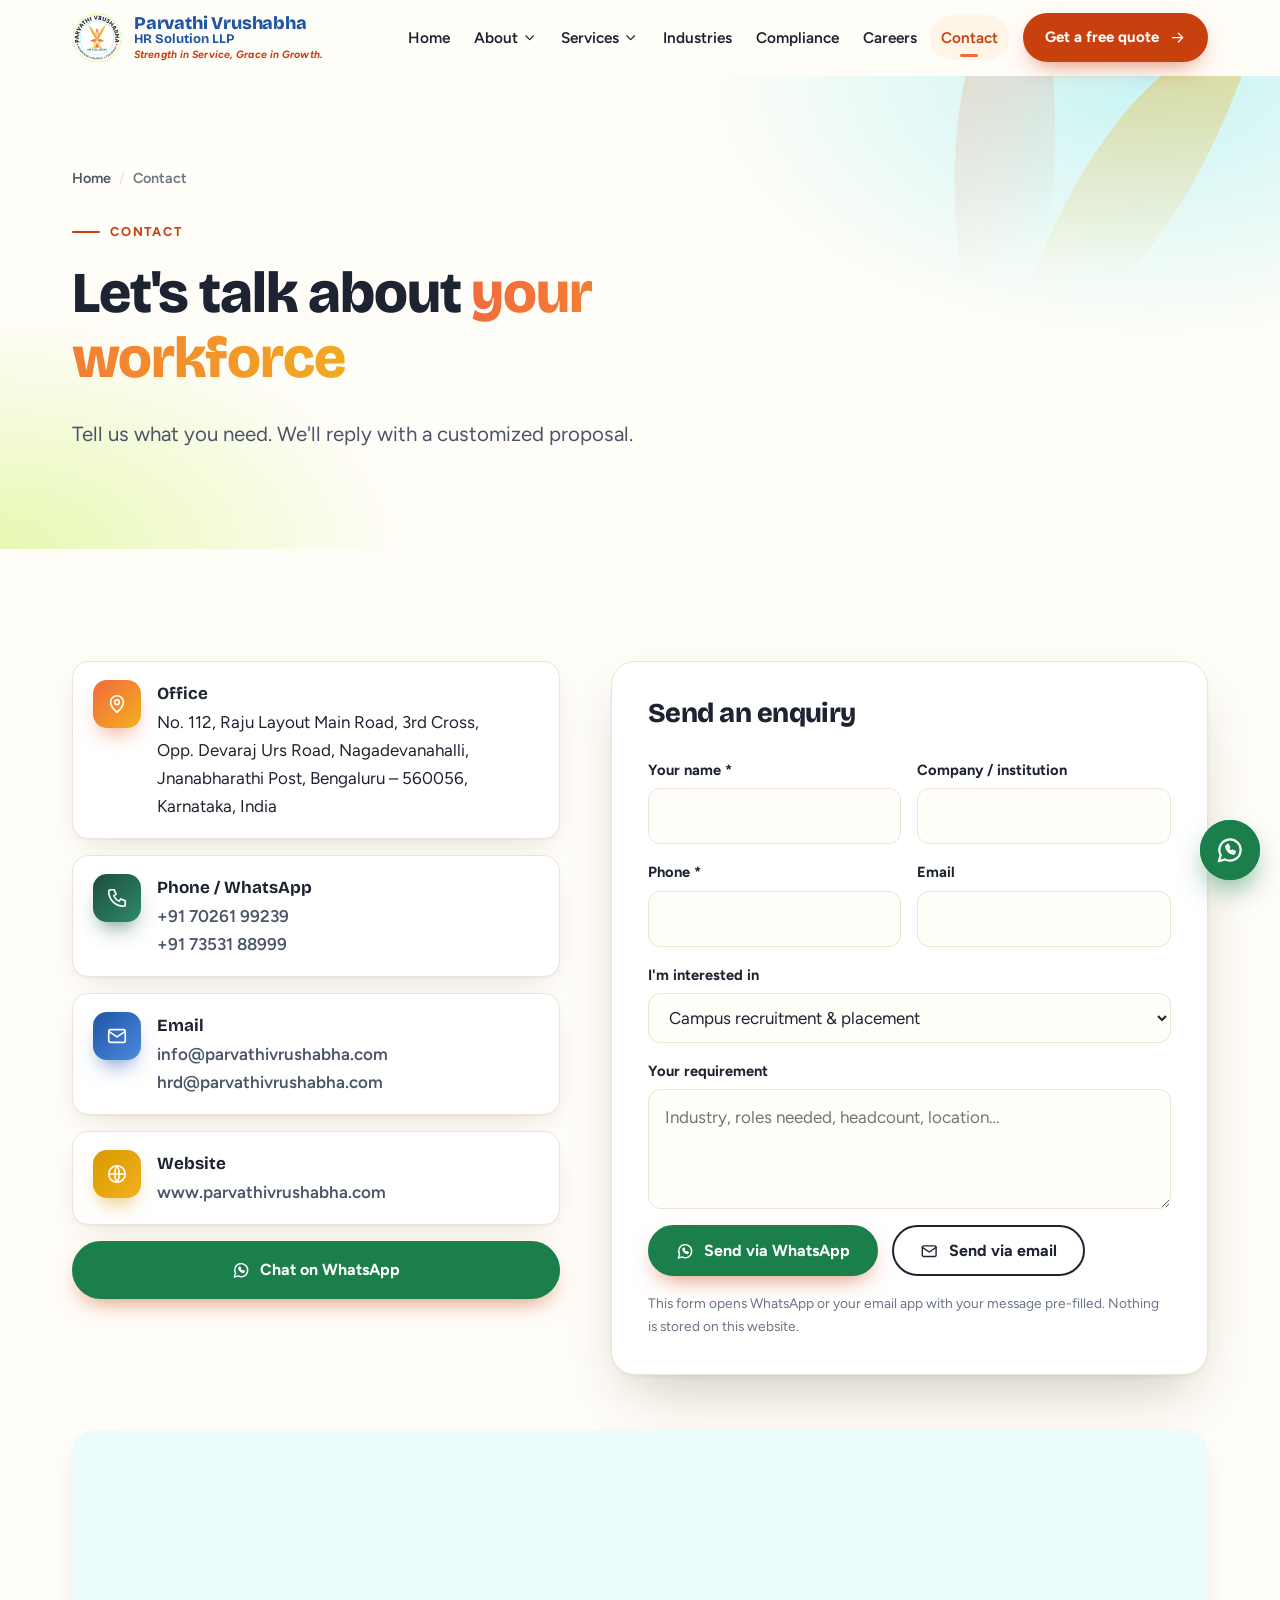
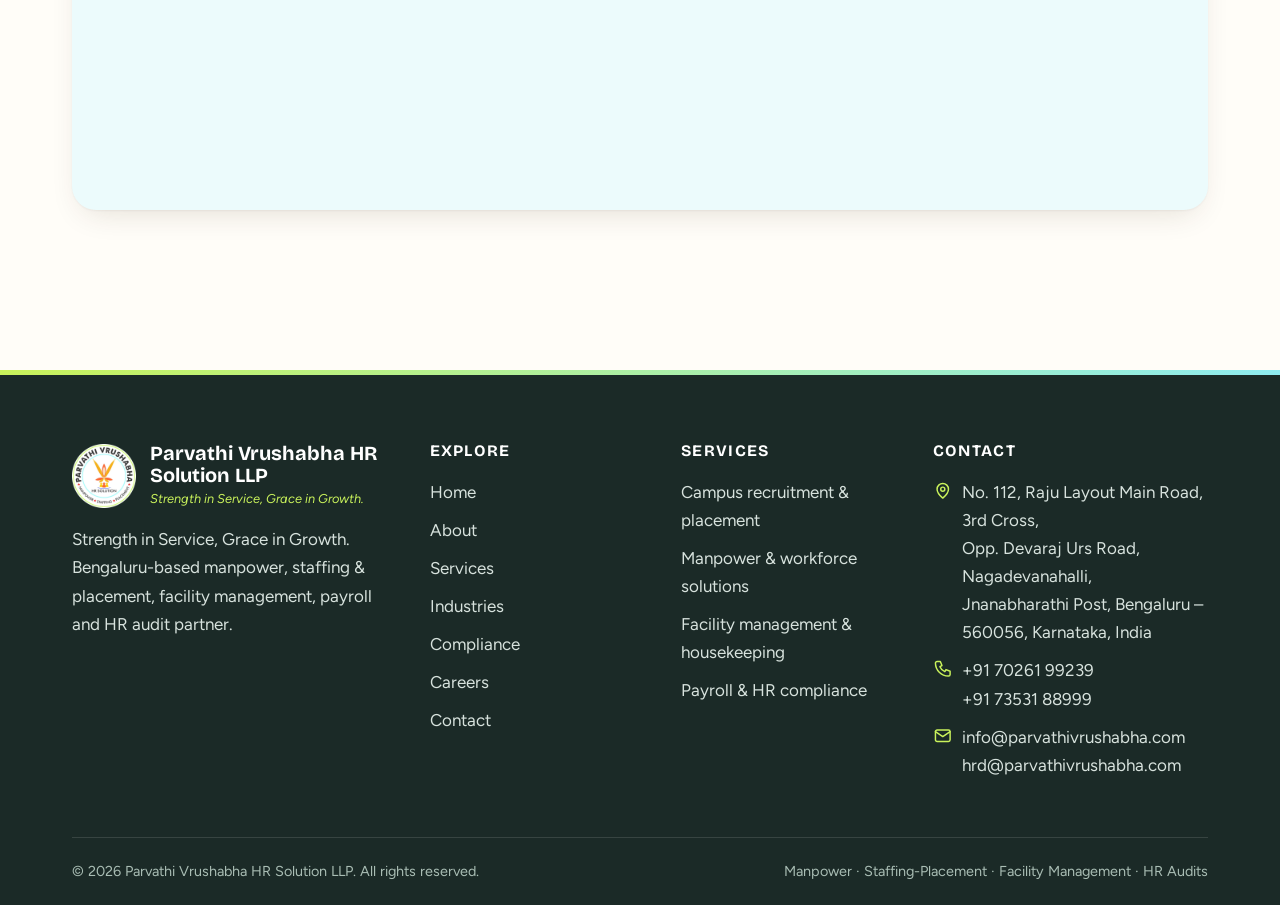
<file: contact/index.html>
<!doctype html>
<html lang="en-IN">
<head>
<meta charset="utf-8">
<meta name="viewport" content="width=device-width,initial-scale=1">
<title>Contact Parvathi Vrushabha HR Solution LLP | Bengaluru 560056</title>
<meta name="description" content="Call +91 70261 99239 / +91 73531 88999, WhatsApp or email info@parvathivrushabha.com. Office: Raju Layout Main Road, Nagadevanahalli, Jnanabharathi Post, Bengaluru 560056.">
<link rel="canonical" href="https://www.parvathivrushabha.com/contact/">
<link rel="alternate" hreflang="en-IN" href="https://www.parvathivrushabha.com/contact/"><link rel="alternate" hreflang="x-default" href="https://www.parvathivrushabha.com/contact/">
<meta name="robots" content="index,follow,max-image-preview:large,max-snippet:-1,max-video-preview:-1">
<meta name="author" content="Parvathi Vrushabha HR Solution LLP"><meta name="theme-color" content="#fffdf8">
<meta name="geo.region" content="IN-KA"><meta name="geo.placename" content="Bengaluru">
<meta property="og:type" content="website"><meta property="og:site_name" content="Parvathi Vrushabha HR Solution LLP"><meta property="og:locale" content="en_IN">
<meta property="og:title" content="Contact Parvathi Vrushabha HR Solution LLP | Bengaluru 560056"><meta property="og:description" content="Call +91 70261 99239 / +91 73531 88999, WhatsApp or email info@parvathivrushabha.com. Office: Raju Layout Main Road, Nagadevanahalli, Jnanabharathi Post, Bengaluru 560056."><meta property="og:url" content="https://www.parvathivrushabha.com/contact/">
<meta property="og:image" content="https://www.parvathivrushabha.com/assets/img/og-image.jpg"><meta property="og:image:width" content="1200"><meta property="og:image:height" content="630"><meta property="og:image:alt" content="Parvathi Vrushabha HR Solution LLP logo — Manpower, Staffing, Placement">
<meta name="twitter:card" content="summary_large_image"><meta name="twitter:title" content="Contact Parvathi Vrushabha HR Solution LLP | Bengaluru 560056"><meta name="twitter:description" content="Call +91 70261 99239 / +91 73531 88999, WhatsApp or email info@parvathivrushabha.com. Office: Raju Layout Main Road, Nagadevanahalli, Jnanabharathi Post, Bengaluru 560056."><meta name="twitter:image" content="https://www.parvathivrushabha.com/assets/img/og-image.jpg">
<link rel="icon" href="/assets/img/favicon.ico" sizes="any"><link rel="icon" type="image/png" sizes="192x192" href="/assets/img/icon-192.png"><link rel="apple-touch-icon" href="/assets/img/apple-touch-icon.png"><link rel="manifest" href="/site.webmanifest">
<link rel="alternate" type="text/markdown" href="/llms.txt" title="LLM-readable site summary">
<link rel="preconnect" href="https://fonts.googleapis.com"><link rel="preconnect" href="https://fonts.gstatic.com" crossorigin>
<link rel="stylesheet" href="https://fonts.googleapis.com/css2?family=Bricolage+Grotesque:opsz,wght@12..96,500..800&family=Figtree:wght@400;500;600;700;800&display=swap">
<link rel="stylesheet" href="/assets/css/styles.css?v=2026-11-27">
<script>document.documentElement.classList.add('js')</script>
<script type="application/ld+json">{"@context": "https://schema.org", "@graph": [{"@type": ["Organization", "EmploymentAgency"], "@id": "https://www.parvathivrushabha.com/#org", "name": "Parvathi Vrushabha HR Solution LLP", "legalName": "Parvathi Vrushabha HR Solution LLP", "alternateName": "Parvathi Vrushabha HR Solution", "url": "https://www.parvathivrushabha.com/", "logo": "https://www.parvathivrushabha.com/assets/img/icon-512.png", "image": "https://www.parvathivrushabha.com/assets/img/og-image.jpg", "slogan": "Strength in Service, Grace in Growth.", "foundingDate": "2026", "founder": {"@id": "https://www.parvathivrushabha.com/about/entrepreneurial-legacy/#anithadevi"}, "description": "Bengaluru-based HR and workforce solutions company offering manpower services, staffing and placement, campus recruitment, facility management and housekeeping, payroll management, HR audits and statutory compliance support.", "email": "info@parvathivrushabha.com", "telephone": ["+917026199239", "+917353188999"], "address": {"@type": "PostalAddress", "streetAddress": "No. 112, Raju Layout Main Road, 3rd Cross, Opp. Devaraj Urs Road, Nagadevanahalli, Jnanabharathi Post", "addressLocality": "Bengaluru", "addressRegion": "Karnataka", "postalCode": "560056", "addressCountry": "IN"}, "areaServed": [{"@type": "City", "name": "Bengaluru"}, {"@type": "State", "name": "Karnataka"}, {"@type": "Country", "name": "India"}], "contactPoint": [{"@type": "ContactPoint", "contactType": "customer service", "telephone": "+917026199239", "email": "info@parvathivrushabha.com", "availableLanguage": ["en", "kn", "hi"]}, {"@type": "ContactPoint", "contactType": "human resources", "telephone": "+917353188999", "email": "hrd@parvathivrushabha.com"}], "knowsAbout": ["Manpower services", "Staffing and placement", "Campus recruitment", "Facility management", "Housekeeping services", "Payroll management", "HR audits", "EPF ESI statutory compliance", "Contract labour compliance", "HR outsourcing"], "hasOfferCatalog": {"@type": "OfferCatalog", "name": "HR & workforce services", "itemListElement": [{"@type": "Offer", "itemOffered": {"@type": "Service", "name": "Campus Recruitment & Placement", "url": "https://www.parvathivrushabha.com/services/campus-recruitment-placement/"}}, {"@type": "Offer", "itemOffered": {"@type": "Service", "name": "Specialized Manpower & Workforce Solutions", "url": "https://www.parvathivrushabha.com/services/manpower-workforce-solutions/"}}, {"@type": "Offer", "itemOffered": {"@type": "Service", "name": "Facility Management & Housekeeping", "url": "https://www.parvathivrushabha.com/services/facility-management-housekeeping/"}}, {"@type": "Offer", "itemOffered": {"@type": "Service", "name": "Payroll Management & HR Compliance", "url": "https://www.parvathivrushabha.com/services/payroll-hr-compliance/"}}]}}, {"@type": "WebSite", "@id": "https://www.parvathivrushabha.com/#website", "url": "https://www.parvathivrushabha.com/", "name": "Parvathi Vrushabha HR Solution LLP", "publisher": {"@id": "https://www.parvathivrushabha.com/#org"}, "inLanguage": "en-IN"}, {"@type": "WebPage", "@id": "https://www.parvathivrushabha.com/contact/#webpage", "url": "https://www.parvathivrushabha.com/contact/", "name": "Contact Parvathi Vrushabha HR Solution LLP | Bengaluru 560056", "description": "Call +91 70261 99239 / +91 73531 88999, WhatsApp or email info@parvathivrushabha.com. Office: Raju Layout Main Road, Nagadevanahalli, Jnanabharathi Post, Bengaluru 560056.", "isPartOf": {"@id": "https://www.parvathivrushabha.com/#website"}, "about": {"@id": "https://www.parvathivrushabha.com/#org"}, "inLanguage": "en-IN", "primaryImageOfPage": "https://www.parvathivrushabha.com/assets/img/og-image.jpg", "dateModified": "2026-11-27"}, {"@type": "BreadcrumbList", "itemListElement": [{"@type": "ListItem", "position": 1, "name": "Home", "item": "https://www.parvathivrushabha.com/"}, {"@type": "ListItem", "position": 2, "name": "Contact", "item": "https://www.parvathivrushabha.com/contact/"}]}, {"@type": "ContactPage", "@id": "https://www.parvathivrushabha.com/contact/#contact", "url": "https://www.parvathivrushabha.com/contact/", "about": {"@id": "https://www.parvathivrushabha.com/#org"}}]}</script>
</head>
<body>
<a class="skip" href="#main">Skip to content</a>
<div class="progress" aria-hidden="true"><i></i></div>
<svg width="0" height="0" style="position:absolute" aria-hidden="true" focusable="false"><defs><symbol id="i-users" viewBox="0 0 24 24"><circle cx="9" cy="8" r="3.2"/><path d="M3 20c0-3.3 2.7-6 6-6s6 2.7 6 6"/><circle cx="17" cy="9" r="2.5"/><path d="M17 14c2.5 0 4.5 2 4.5 4.5"/></symbol><symbol id="i-briefcase" viewBox="0 0 24 24"><rect x="3" y="7" width="18" height="13" rx="2"/><path d="M9 7V5a2 2 0 0 1 2-2h2a2 2 0 0 1 2 2v2M3 13h18"/></symbol><symbol id="i-cap" viewBox="0 0 24 24"><path d="M2 9l10-5 10 5-10 5z"/><path d="M6 11.5V16c0 1.5 3 3 6 3s6-1.5 6-3v-4.5M22 9v6"/></symbol><symbol id="i-building" viewBox="0 0 24 24"><rect x="4" y="3" width="16" height="18" rx="1.5"/><path d="M9 8h2M13 8h2M9 12h2M13 12h2M10 21v-4h4v4"/></symbol><symbol id="i-rupee" viewBox="0 0 24 24"><path d="M7 5h10M7 9h10M7 5c5 0 7 1.5 7 4s-2 4-7 4l7 6"/></symbol><symbol id="i-shield" viewBox="0 0 24 24"><path d="M12 3l7 3v5c0 4.5-3 8-7 10-4-2-7-5.5-7-10V6z"/><path d="M9 12l2 2 4-4"/></symbol><symbol id="i-factory" viewBox="0 0 24 24"><path d="M3 21V10l6 4v-4l6 4V6h3v15z"/><path d="M7 17h2M12 17h2M17 17h1"/></symbol><symbol id="i-cart" viewBox="0 0 24 24"><circle cx="9" cy="20" r="1.5"/><circle cx="18" cy="20" r="1.5"/><path d="M2 3h3l2.5 11h11L21 7H6"/></symbol><symbol id="i-truck" viewBox="0 0 24 24"><path d="M2 6h11v10H2zM13 9h4l4 4v3h-8"/><circle cx="7" cy="18" r="2"/><circle cx="17" cy="18" r="2"/></symbol><symbol id="i-medical" viewBox="0 0 24 24"><rect x="3" y="3" width="18" height="18" rx="4"/><path d="M12 8v8M8 12h8"/></symbol><symbol id="i-hotel" viewBox="0 0 24 24"><path d="M3 20V8M3 14h18v6M21 14v-2a3 3 0 0 0-3-3h-7v5"/><circle cx="7" cy="11" r="1.5"/></symbol><symbol id="i-warehouse" viewBox="0 0 24 24"><path d="M3 10l9-6 9 6v10H3z"/><path d="M8 20v-6h8v6M8 17h8"/></symbol><symbol id="i-store" viewBox="0 0 24 24"><path d="M4 9l1.5-5h13L20 9M4 9v11h16V9"/><path d="M4 9c0 2 3 2 4 0 1 2 3 2 4 0 1 2 3 2 4 0 1 2 4 2 4 0"/></symbol><symbol id="i-gear" viewBox="0 0 24 24"><circle cx="12" cy="12" r="3"/><path d="M12 2v3M12 19v3M2 12h3M19 12h3M5 5l2 2M17 17l2 2M5 19l2-2M17 7l2-2"/></symbol><symbol id="i-phone" viewBox="0 0 24 24"><path d="M5 3h4l2 5-2.5 1.5a11 11 0 0 0 6 6L16 13l5 2v4a2 2 0 0 1-2 2A16 16 0 0 1 3 5a2 2 0 0 1 2-2z"/></symbol><symbol id="i-mail" viewBox="0 0 24 24"><rect x="3" y="5" width="18" height="14" rx="2"/><path d="M3 7l9 6 9-6"/></symbol><symbol id="i-pin" viewBox="0 0 24 24"><path d="M12 21s7-6 7-11a7 7 0 0 0-14 0c0 5 7 11 7 11z"/><circle cx="12" cy="10" r="2.5"/></symbol><symbol id="i-whatsapp" viewBox="0 0 24 24"><path d="M3 21l1.6-4.8A8.5 8.5 0 1 1 8 19.5z"/><path d="M9 9c0 3 3 6 6 6l1-1.5-2-1-1 .8c-1-.5-2-1.5-2.5-2.5l.8-1-1-2z"/></symbol><symbol id="i-arrow" viewBox="0 0 24 24"><path d="M5 12h14M13 6l6 6-6 6"/></symbol><symbol id="i-chevron" viewBox="0 0 24 24"><path d="M6 9l6 6 6-6"/></symbol><symbol id="i-search" viewBox="0 0 24 24"><circle cx="11" cy="11" r="6"/><path d="M20 20l-4.5-4.5"/></symbol><symbol id="i-clipboard" viewBox="0 0 24 24"><rect x="5" y="4" width="14" height="17" rx="2"/><path d="M9 4h6v3H9zM8.5 12h7M8.5 16h5"/></symbol><symbol id="i-link" viewBox="0 0 24 24"><path d="M10 14a4 4 0 0 0 5.7 0l3-3a4 4 0 0 0-5.7-5.7l-1 1M14 10a4 4 0 0 0-5.7 0l-3 3a4 4 0 0 0 5.7 5.7l1-1"/></symbol><symbol id="i-scale" viewBox="0 0 24 24"><path d="M12 4v16M6 20h12M5 7h14M5 7l-3 7a3.5 3 0 0 0 6 0zM19 7l-3 7a3.5 3 0 0 0 6 0z"/></symbol><symbol id="i-lock" viewBox="0 0 24 24"><rect x="5" y="11" width="14" height="10" rx="2"/><path d="M8 11V8a4 4 0 0 1 8 0v3"/></symbol><symbol id="i-heart" viewBox="0 0 24 24"><path d="M12 21s-7-4.5-9-9.5C2 8 4 5 7 5c2 0 3.5 1 5 3 1.5-2 3-3 5-3 3 0 5 3 4 6.5-2 5-9 9.5-9 9.5z"/></symbol><symbol id="i-leaf" viewBox="0 0 24 24"><path d="M5 19C5 10 10 5 20 4c0 10-5 15-14 15zM5 19l8-8"/></symbol><symbol id="i-globe" viewBox="0 0 24 24"><circle cx="12" cy="12" r="9"/><path d="M3 12h18M12 3c3 3 3 15 0 18M12 3c-3 3-3 15 0 18"/></symbol><symbol id="i-eye" viewBox="0 0 24 24"><path d="M2 12s4-7 10-7 10 7 10 7-4 7-10 7S2 12 2 12z"/><circle cx="12" cy="12" r="3"/></symbol><symbol id="i-target" viewBox="0 0 24 24"><circle cx="12" cy="12" r="9"/><circle cx="12" cy="12" r="5"/><circle cx="12" cy="12" r="1"/></symbol><symbol id="i-trend" viewBox="0 0 24 24"><path d="M3 17l6-6 4 4 8-8M15 7h6v6"/></symbol><symbol id="i-book" viewBox="0 0 24 24"><path d="M4 5a2 2 0 0 1 2-2h13v16H6a2 2 0 0 0-2 2zM4 19V5M9 8h6"/></symbol><symbol id="i-hardhat" viewBox="0 0 24 24"><path d="M3 17h18M5 17a7 7 0 0 1 14 0M12 6v5M8 8l1.5 3M16 8l-1.5 3"/></symbol><symbol id="i-clock" viewBox="0 0 24 24"><circle cx="12" cy="12" r="9"/><path d="M12 7v5l3 2"/></symbol><symbol id="i-bucket" viewBox="0 0 24 24"><path d="M12 3v7M9 10h6l1 5H8zM7 15l-1 6h12l-1-6"/></symbol><symbol id="i-file" viewBox="0 0 24 24"><path d="M6 3h8l4 4v14H6zM14 3v4h4M9 13h6M9 17h6"/></symbol><symbol id="i-chart" viewBox="0 0 24 24"><path d="M4 20V4M4 20h16M8 16v-5M12 16V8M16 16v-3"/></symbol><symbol id="i-calendar" viewBox="0 0 24 24"><rect x="3" y="5" width="18" height="16" rx="2"/><path d="M3 10h18M8 3v4M16 3v4"/></symbol><symbol id="i-idcard" viewBox="0 0 24 24"><rect x="3" y="5" width="18" height="14" rx="2"/><circle cx="9" cy="11" r="2"/><path d="M6 16c0-1.5 1.5-2.5 3-2.5s3 1 3 2.5M14 10h4M14 14h3"/></symbol><symbol id="i-userplus" viewBox="0 0 24 24"><circle cx="10" cy="8" r="3.5"/><path d="M3 20c0-3.5 3-6 7-6M18 8v6M15 11h6"/></symbol><symbol id="i-star" viewBox="0 0 24 24"><path d="M12 3l2.7 5.6 6.1.9-4.4 4.3 1 6.1L12 17l-5.4 2.9 1-6.1L3.2 9.5l6.1-.9z"/></symbol><symbol id="i-check" viewBox="0 0 24 24"><path d="M5 12.5l4.5 4.5L19 7.5"/></symbol></defs></svg>
<header class="site-header"><div class="container nav-wrap">
<a class="brand" href="/" aria-label="Parvathi Vrushabha HR Solution LLP — home"><img src="/assets/img/logo.webp" width="50" height="50" alt="Parvathi Vrushabha HR Solution LLP logo"><span><b>Parvathi Vrushabha <span>HR Solution LLP</span></b><em class="slogan-mini">Strength in Service, Grace in Growth.</em></span></a>
<nav class="nav" id="site-nav" aria-label="Main"><ul><li><a class="nl" href="/">Home</a></li><li class="has-sub"><a class="nl" href="/about/">About<svg class="ic " aria-hidden="true" focusable="false"><use href="#i-chevron"/></svg></a><div class="sub"><a href="/about/"><svg class="ic " aria-hidden="true" focusable="false"><use href="#i-building"/></svg>Our story</a><a href="/about/entrepreneurial-legacy/"><svg class="ic " aria-hidden="true" focusable="false"><use href="#i-star"/></svg>Entrepreneurial legacy</a></div></li><li class="has-sub"><a class="nl" href="/services/">Services<svg class="ic " aria-hidden="true" focusable="false"><use href="#i-chevron"/></svg></a><div class="sub"><a href="/services/campus-recruitment-placement/"><svg class="ic " aria-hidden="true" focusable="false"><use href="#i-cap"/></svg>Campus recruitment &amp; placement</a><a href="/services/manpower-workforce-solutions/"><svg class="ic " aria-hidden="true" focusable="false"><use href="#i-users"/></svg>Manpower &amp; workforce solutions</a><a href="/services/facility-management-housekeeping/"><svg class="ic " aria-hidden="true" focusable="false"><use href="#i-building"/></svg>Facility management &amp; housekeeping</a><a href="/services/payroll-hr-compliance/"><svg class="ic " aria-hidden="true" focusable="false"><use href="#i-rupee"/></svg>Payroll &amp; HR compliance</a></div></li><li><a class="nl" href="/industries/">Industries</a></li><li><a class="nl" href="/compliance/">Compliance</a></li><li><a class="nl" href="/careers/">Careers</a></li><li><a class="nl" href="/contact/" aria-current="page">Contact</a></li></ul><span class="nav-cta"><a class="btn sm" href="/contact/">Get a free quote <svg class="ic go" aria-hidden="true" focusable="false"><use href="#i-arrow"/></svg></a></span></nav>
<button class="burger" aria-expanded="false" aria-controls="site-nav" aria-label="Open menu"><span></span></button>
</div></header>
<main id="main">
<section class="page-hero"><span class="leaf a" aria-hidden="true"></span><span class="leaf b" aria-hidden="true"></span>
<div class="container"><nav aria-label="Breadcrumb"><ol class="crumbs"><li><a href="/">Home</a></li><li aria-current="page">Contact</li></ol></nav><p class="eyebrow" data-reveal="" style="--i:0">Contact</p><h1 data-reveal="" style="--i:1">Let's talk about <span class="hl">your workforce</span></h1><p class="lead" data-reveal="" style="--i:2">Tell us what you need. We'll reply with a customized proposal.</p></div></section><section class="section"><div class="container"><div class="contact-grid"><div class="info-list">
<div class="info" data-reveal="left" style="--i:0"><span class="icon-badge"><svg class="ic " aria-hidden="true" focusable="false"><use href="#i-pin"/></svg></span><div><b>Office</b><span>No. 112, Raju Layout Main Road, 3rd Cross,<br>Opp. Devaraj Urs Road, Nagadevanahalli,<br>Jnanabharathi Post, Bengaluru – 560056, Karnataka, India</span></div></div>
<div class="info" data-reveal="left" style="--i:1"><span class="icon-badge g"><svg class="ic " aria-hidden="true" focusable="false"><use href="#i-phone"/></svg></span><div><b>Phone / WhatsApp</b><a href="tel:+917026199239">+91 70261 99239</a><br><a href="tel:+917353188999">+91 73531 88999</a></div></div>
<div class="info" data-reveal="left" style="--i:2"><span class="icon-badge b"><svg class="ic " aria-hidden="true" focusable="false"><use href="#i-mail"/></svg></span><div><b>Email</b><a href="mailto:info@parvathivrushabha.com">info@parvathivrushabha.com</a><br><a href="mailto:hrd@parvathivrushabha.com">hrd@parvathivrushabha.com</a></div></div>
<div class="info" data-reveal="left" style="--i:3"><span class="icon-badge y"><svg class="ic " aria-hidden="true" focusable="false"><use href="#i-globe"/></svg></span><div><b>Website</b><a href="https://www.parvathivrushabha.com/">www.parvathivrushabha.com</a></div></div>
<a class="btn wa" href="https://wa.me/917026199239" target="_blank" rel="noopener" data-reveal="" style="--i:4"><svg class="ic " aria-hidden="true" focusable="false"><use href="#i-whatsapp"/></svg> Chat on WhatsApp</a></div>
<form class="form" data-contact novalidate data-reveal="right" style="--i:1"><h2 style="font-size:1.7rem">Send an enquiry</h2>
<div class="two"><div class="field"><label for="f-name">Your name *</label><input id="f-name" name="name" required autocomplete="name"></div><div class="field"><label for="f-company">Company / institution</label><input id="f-company" name="company" autocomplete="organization"></div></div>
<div class="two"><div class="field"><label for="f-phone">Phone *</label><input id="f-phone" name="phone" type="tel" required autocomplete="tel"></div><div class="field"><label for="f-email">Email</label><input id="f-email" name="email" type="email" autocomplete="email"></div></div>
<div class="field"><label for="f-service">I'm interested in</label><select id="f-service" name="service"><option>Campus recruitment & placement</option><option>Manpower & workforce solutions</option><option>Facility management & housekeeping</option><option>Payroll & HR compliance</option><option>HR audit</option><option>Job placement (candidate)</option><option>Something else</option></select></div>
<div class="field"><label for="f-msg">Your requirement</label><textarea id="f-msg" name="message" placeholder="Industry, roles needed, headcount, location…"></textarea></div>
<div class="btn-row"><button class="btn wa" type="submit" value="wa"><svg class="ic " aria-hidden="true" focusable="false"><use href="#i-whatsapp"/></svg> Send via WhatsApp</button><button class="btn ghost" type="submit" value="mail"><svg class="ic " aria-hidden="true" focusable="false"><use href="#i-mail"/></svg> Send via email</button></div>
<p class="form-note">This form opens WhatsApp or your email app with your message pre-filled. Nothing is stored on this website.</p></form></div>
<div style="margin-top:56px" data-reveal="" style="--i:0"><iframe class="map" title="Map of Parvathi Vrushabha HR Solution LLP, Nagadevanahalli, Bengaluru" loading="lazy" referrerpolicy="no-referrer-when-downgrade" src="https://www.google.com/maps?q=Raju+Layout+Main+Road+Nagadevanahalli+Jnanabharathi+Post+Bengaluru+560056&output=embed"></iframe></div></div></section>
</main>
<footer class="site-footer"><div class="container">
<div class="foot-grid">
<div><div class="foot-brand"><img src="/assets/img/logo.webp" width="64" height="64" alt="" loading="lazy"><div><b>Parvathi Vrushabha HR Solution LLP</b><small class="slg">Strength in Service, Grace in Growth.</small></div></div>
<p>Strength in Service, Grace in Growth. Bengaluru-based manpower, staffing &amp; placement, facility management, payroll and HR audit partner.</p></div>
<div><h4>Explore</h4><ul><li><a href="/">Home</a></li><li><a href="/about/">About</a></li><li><a href="/services/">Services</a></li><li><a href="/industries/">Industries</a></li><li><a href="/compliance/">Compliance</a></li><li><a href="/careers/">Careers</a></li><li><a href="/contact/">Contact</a></li></ul></div>
<div><h4>Services</h4><ul><li><a href="/services/campus-recruitment-placement/">Campus recruitment &amp; placement</a></li><li><a href="/services/manpower-workforce-solutions/">Manpower &amp; workforce solutions</a></li><li><a href="/services/facility-management-housekeeping/">Facility management &amp; housekeeping</a></li><li><a href="/services/payroll-hr-compliance/">Payroll &amp; HR compliance</a></li></ul></div>
<div><h4>Contact</h4><address style="font-style:normal"><ul>
<li class="contact-li"><svg class="ic " aria-hidden="true" focusable="false"><use href="#i-pin"/></svg><span>No. 112, Raju Layout Main Road, 3rd Cross,<br>Opp. Devaraj Urs Road, Nagadevanahalli,<br>Jnanabharathi Post, Bengaluru – 560056, Karnataka, India</span></li>
<li class="contact-li"><svg class="ic " aria-hidden="true" focusable="false"><use href="#i-phone"/></svg><span><a href="tel:+917026199239">+91 70261 99239</a><br><a href="tel:+917353188999">+91 73531 88999</a></span></li>
<li class="contact-li"><svg class="ic " aria-hidden="true" focusable="false"><use href="#i-mail"/></svg><span><a href="mailto:info@parvathivrushabha.com">info@parvathivrushabha.com</a><br><a href="mailto:hrd@parvathivrushabha.com">hrd@parvathivrushabha.com</a></span></li>
</ul></address></div></div>
<div class="foot-bottom"><span>© 2026 Parvathi Vrushabha HR Solution LLP. All rights reserved.</span><span>Manpower · Staffing-Placement · Facility Management · HR Audits</span></div>
</div></footer>
<a class="wa-float" href="https://wa.me/917026199239?text=Hello,%20I%20would%20like%20to%20know%20more%20about%20your%20HR%20and%20manpower%20services." target="_blank" rel="noopener" aria-label="Chat on WhatsApp"><svg class="ic " aria-hidden="true" focusable="false"><use href="#i-whatsapp"/></svg></a>
<button class="to-top" aria-label="Back to top"><svg class="ic " aria-hidden="true" focusable="false"><use href="#i-arrow"/></svg></button>
<script src="/assets/js/main.js?v=2026-11-27" defer></script>
</body></html>
</file>
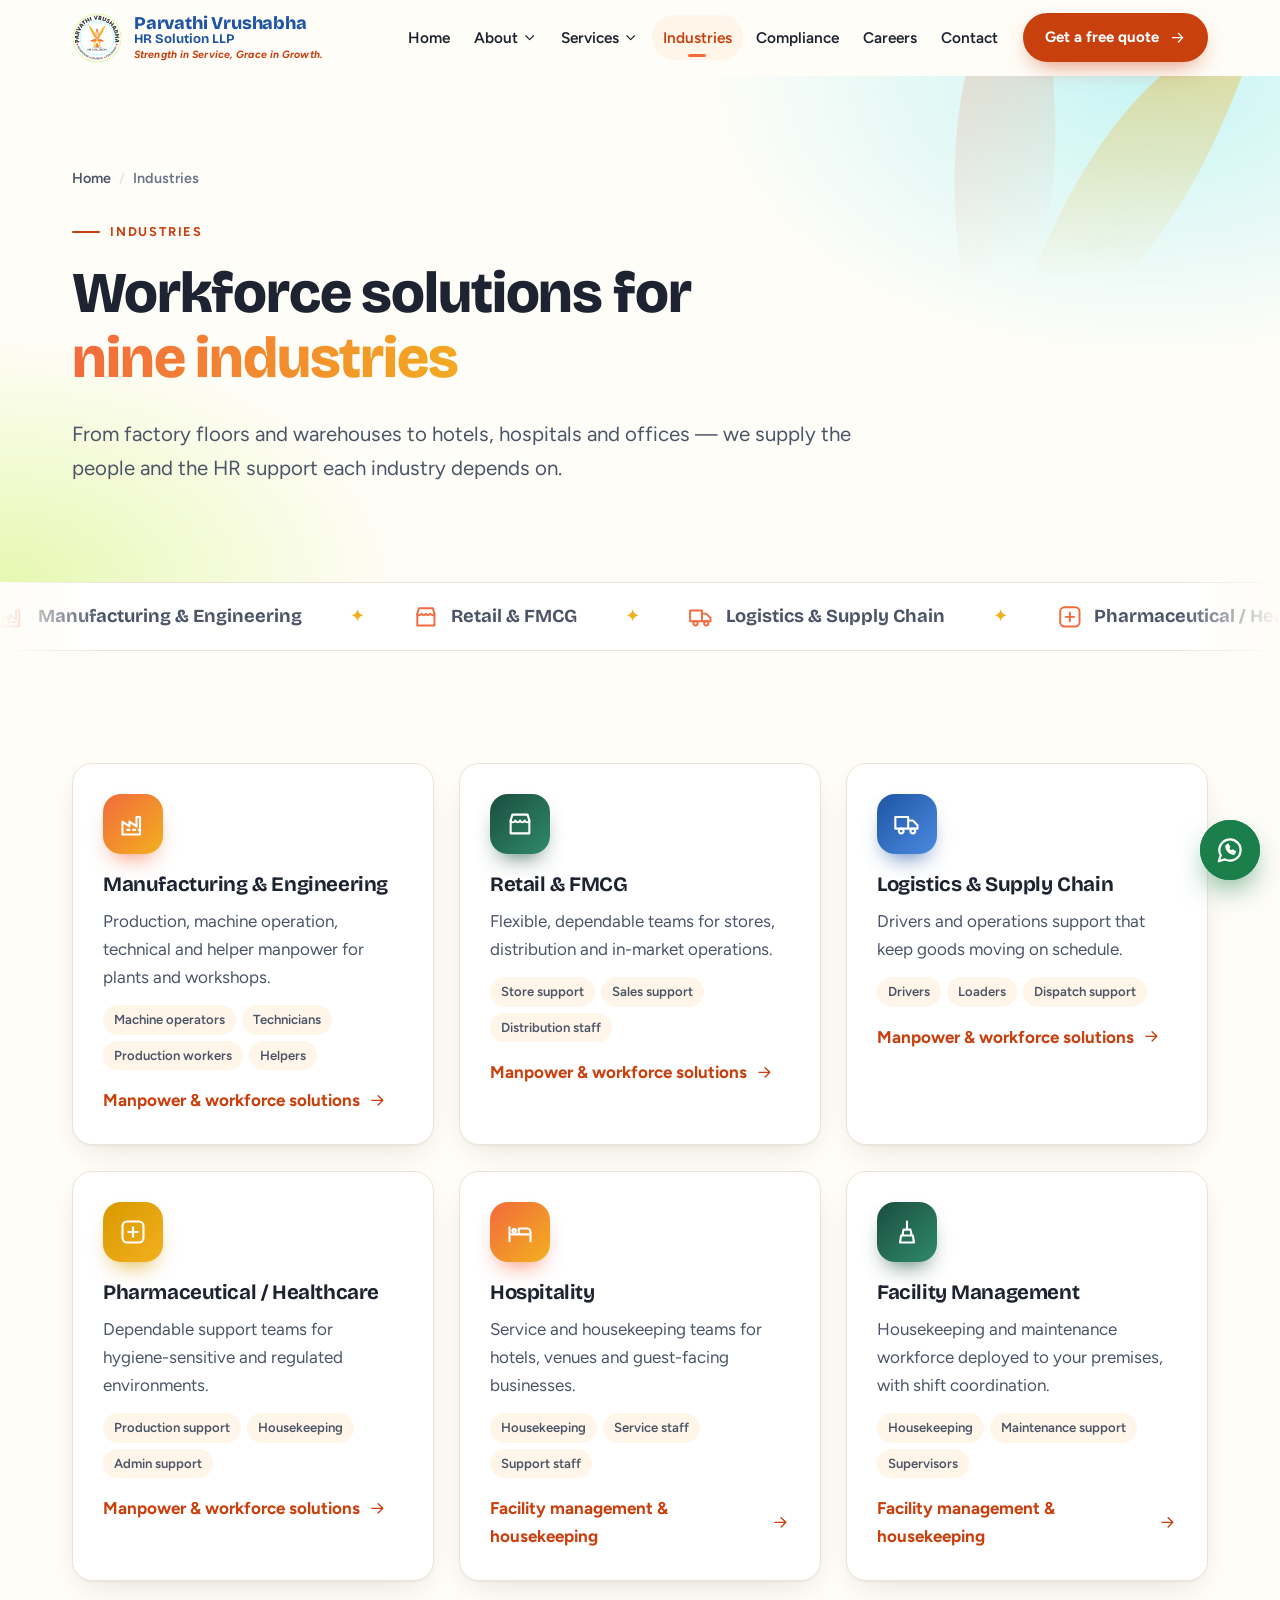
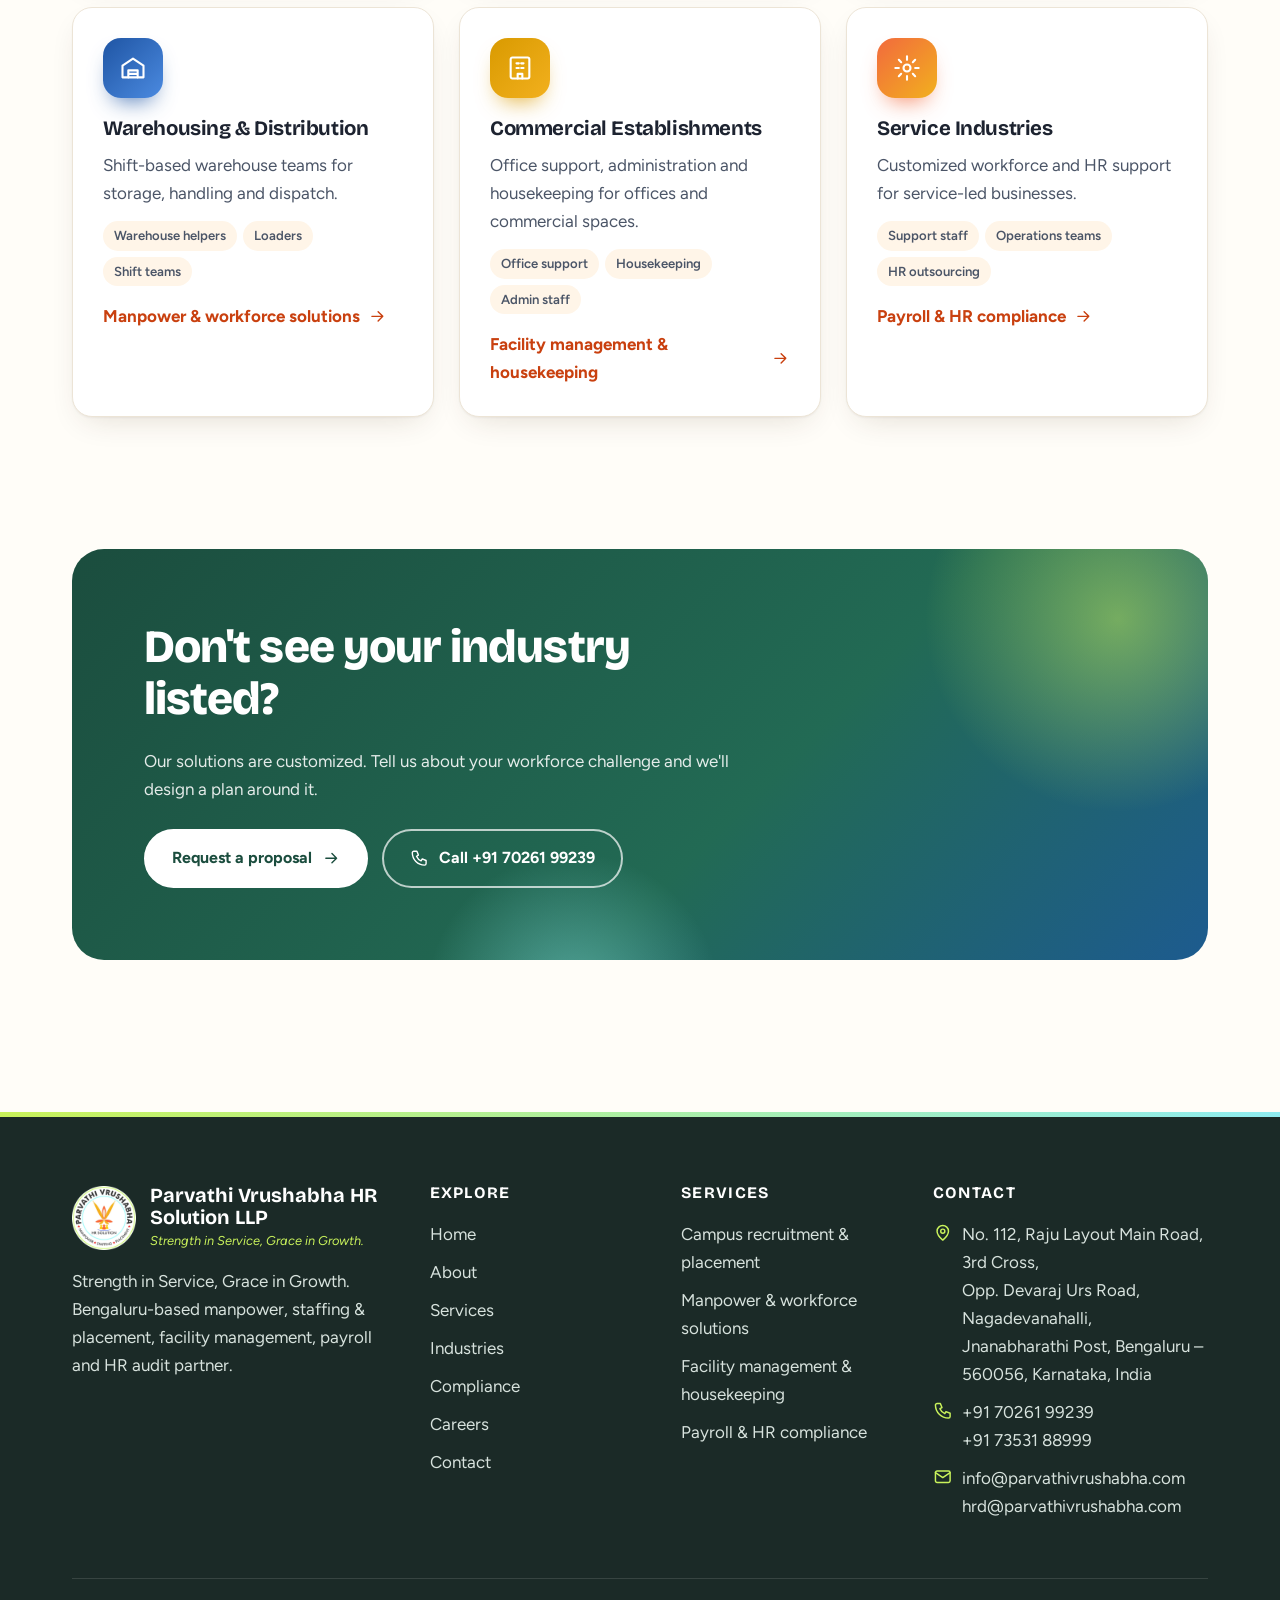
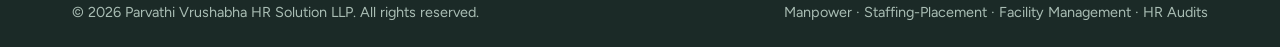
<file: industries/index.html>
<!doctype html>
<html lang="en-IN">
<head>
<meta charset="utf-8">
<meta name="viewport" content="width=device-width,initial-scale=1">
<title>Industries We Serve: Manufacturing, Retail, Logistics, Healthcare | Parvathi Vrushabha HR Solution LLP</title>
<meta name="description" content="Workforce, staffing and HR services for manufacturing &amp; engineering, retail &amp; FMCG, logistics, pharma/healthcare, hospitality, facility management, warehousing and more in Bengaluru.">
<link rel="canonical" href="https://www.parvathivrushabha.com/industries/">
<link rel="alternate" hreflang="en-IN" href="https://www.parvathivrushabha.com/industries/"><link rel="alternate" hreflang="x-default" href="https://www.parvathivrushabha.com/industries/">
<meta name="robots" content="index,follow,max-image-preview:large,max-snippet:-1,max-video-preview:-1">
<meta name="author" content="Parvathi Vrushabha HR Solution LLP"><meta name="theme-color" content="#fffdf8">
<meta name="geo.region" content="IN-KA"><meta name="geo.placename" content="Bengaluru">
<meta property="og:type" content="website"><meta property="og:site_name" content="Parvathi Vrushabha HR Solution LLP"><meta property="og:locale" content="en_IN">
<meta property="og:title" content="Industries We Serve: Manufacturing, Retail, Logistics, Healthcare | Parvathi Vrushabha HR Solution LLP"><meta property="og:description" content="Workforce, staffing and HR services for manufacturing &amp; engineering, retail &amp; FMCG, logistics, pharma/healthcare, hospitality, facility management, warehousing and more in Bengaluru."><meta property="og:url" content="https://www.parvathivrushabha.com/industries/">
<meta property="og:image" content="https://www.parvathivrushabha.com/assets/img/og-image.jpg"><meta property="og:image:width" content="1200"><meta property="og:image:height" content="630"><meta property="og:image:alt" content="Parvathi Vrushabha HR Solution LLP logo — Manpower, Staffing, Placement">
<meta name="twitter:card" content="summary_large_image"><meta name="twitter:title" content="Industries We Serve: Manufacturing, Retail, Logistics, Healthcare | Parvathi Vrushabha HR Solution LLP"><meta name="twitter:description" content="Workforce, staffing and HR services for manufacturing &amp; engineering, retail &amp; FMCG, logistics, pharma/healthcare, hospitality, facility management, warehousing and more in Bengaluru."><meta name="twitter:image" content="https://www.parvathivrushabha.com/assets/img/og-image.jpg">
<link rel="icon" href="/assets/img/favicon.ico" sizes="any"><link rel="icon" type="image/png" sizes="192x192" href="/assets/img/icon-192.png"><link rel="apple-touch-icon" href="/assets/img/apple-touch-icon.png"><link rel="manifest" href="/site.webmanifest">
<link rel="alternate" type="text/markdown" href="/llms.txt" title="LLM-readable site summary">
<link rel="preconnect" href="https://fonts.googleapis.com"><link rel="preconnect" href="https://fonts.gstatic.com" crossorigin>
<link rel="stylesheet" href="https://fonts.googleapis.com/css2?family=Bricolage+Grotesque:opsz,wght@12..96,500..800&family=Figtree:wght@400;500;600;700;800&display=swap">
<link rel="stylesheet" href="/assets/css/styles.css?v=2026-11-27">
<script>document.documentElement.classList.add('js')</script>
<script type="application/ld+json">{"@context": "https://schema.org", "@graph": [{"@type": ["Organization", "EmploymentAgency"], "@id": "https://www.parvathivrushabha.com/#org", "name": "Parvathi Vrushabha HR Solution LLP", "legalName": "Parvathi Vrushabha HR Solution LLP", "alternateName": "Parvathi Vrushabha HR Solution", "url": "https://www.parvathivrushabha.com/", "logo": "https://www.parvathivrushabha.com/assets/img/icon-512.png", "image": "https://www.parvathivrushabha.com/assets/img/og-image.jpg", "slogan": "Strength in Service, Grace in Growth.", "foundingDate": "2026", "founder": {"@id": "https://www.parvathivrushabha.com/about/entrepreneurial-legacy/#anithadevi"}, "description": "Bengaluru-based HR and workforce solutions company offering manpower services, staffing and placement, campus recruitment, facility management and housekeeping, payroll management, HR audits and statutory compliance support.", "email": "info@parvathivrushabha.com", "telephone": ["+917026199239", "+917353188999"], "address": {"@type": "PostalAddress", "streetAddress": "No. 112, Raju Layout Main Road, 3rd Cross, Opp. Devaraj Urs Road, Nagadevanahalli, Jnanabharathi Post", "addressLocality": "Bengaluru", "addressRegion": "Karnataka", "postalCode": "560056", "addressCountry": "IN"}, "areaServed": [{"@type": "City", "name": "Bengaluru"}, {"@type": "State", "name": "Karnataka"}, {"@type": "Country", "name": "India"}], "contactPoint": [{"@type": "ContactPoint", "contactType": "customer service", "telephone": "+917026199239", "email": "info@parvathivrushabha.com", "availableLanguage": ["en", "kn", "hi"]}, {"@type": "ContactPoint", "contactType": "human resources", "telephone": "+917353188999", "email": "hrd@parvathivrushabha.com"}], "knowsAbout": ["Manpower services", "Staffing and placement", "Campus recruitment", "Facility management", "Housekeeping services", "Payroll management", "HR audits", "EPF ESI statutory compliance", "Contract labour compliance", "HR outsourcing"], "hasOfferCatalog": {"@type": "OfferCatalog", "name": "HR & workforce services", "itemListElement": [{"@type": "Offer", "itemOffered": {"@type": "Service", "name": "Campus Recruitment & Placement", "url": "https://www.parvathivrushabha.com/services/campus-recruitment-placement/"}}, {"@type": "Offer", "itemOffered": {"@type": "Service", "name": "Specialized Manpower & Workforce Solutions", "url": "https://www.parvathivrushabha.com/services/manpower-workforce-solutions/"}}, {"@type": "Offer", "itemOffered": {"@type": "Service", "name": "Facility Management & Housekeeping", "url": "https://www.parvathivrushabha.com/services/facility-management-housekeeping/"}}, {"@type": "Offer", "itemOffered": {"@type": "Service", "name": "Payroll Management & HR Compliance", "url": "https://www.parvathivrushabha.com/services/payroll-hr-compliance/"}}]}}, {"@type": "WebSite", "@id": "https://www.parvathivrushabha.com/#website", "url": "https://www.parvathivrushabha.com/", "name": "Parvathi Vrushabha HR Solution LLP", "publisher": {"@id": "https://www.parvathivrushabha.com/#org"}, "inLanguage": "en-IN"}, {"@type": "WebPage", "@id": "https://www.parvathivrushabha.com/industries/#webpage", "url": "https://www.parvathivrushabha.com/industries/", "name": "Industries We Serve: Manufacturing, Retail, Logistics, Healthcare | Parvathi Vrushabha HR Solution LLP", "description": "Workforce, staffing and HR services for manufacturing & engineering, retail & FMCG, logistics, pharma/healthcare, hospitality, facility management, warehousing and more in Bengaluru.", "isPartOf": {"@id": "https://www.parvathivrushabha.com/#website"}, "about": {"@id": "https://www.parvathivrushabha.com/#org"}, "inLanguage": "en-IN", "primaryImageOfPage": "https://www.parvathivrushabha.com/assets/img/og-image.jpg", "dateModified": "2026-11-27"}, {"@type": "BreadcrumbList", "itemListElement": [{"@type": "ListItem", "position": 1, "name": "Home", "item": "https://www.parvathivrushabha.com/"}, {"@type": "ListItem", "position": 2, "name": "Industries", "item": "https://www.parvathivrushabha.com/industries/"}]}, {"@type": "ItemList", "name": "Industries we serve", "itemListElement": [{"@type": "ListItem", "position": 1, "name": "Manufacturing & Engineering"}, {"@type": "ListItem", "position": 2, "name": "Retail & FMCG"}, {"@type": "ListItem", "position": 3, "name": "Logistics & Supply Chain"}, {"@type": "ListItem", "position": 4, "name": "Pharmaceutical / Healthcare"}, {"@type": "ListItem", "position": 5, "name": "Hospitality"}, {"@type": "ListItem", "position": 6, "name": "Facility Management"}, {"@type": "ListItem", "position": 7, "name": "Warehousing & Distribution"}, {"@type": "ListItem", "position": 8, "name": "Commercial Establishments"}, {"@type": "ListItem", "position": 9, "name": "Service Industries"}]}]}</script>
</head>
<body>
<a class="skip" href="#main">Skip to content</a>
<div class="progress" aria-hidden="true"><i></i></div>
<svg width="0" height="0" style="position:absolute" aria-hidden="true" focusable="false"><defs><symbol id="i-users" viewBox="0 0 24 24"><circle cx="9" cy="8" r="3.2"/><path d="M3 20c0-3.3 2.7-6 6-6s6 2.7 6 6"/><circle cx="17" cy="9" r="2.5"/><path d="M17 14c2.5 0 4.5 2 4.5 4.5"/></symbol><symbol id="i-briefcase" viewBox="0 0 24 24"><rect x="3" y="7" width="18" height="13" rx="2"/><path d="M9 7V5a2 2 0 0 1 2-2h2a2 2 0 0 1 2 2v2M3 13h18"/></symbol><symbol id="i-cap" viewBox="0 0 24 24"><path d="M2 9l10-5 10 5-10 5z"/><path d="M6 11.5V16c0 1.5 3 3 6 3s6-1.5 6-3v-4.5M22 9v6"/></symbol><symbol id="i-building" viewBox="0 0 24 24"><rect x="4" y="3" width="16" height="18" rx="1.5"/><path d="M9 8h2M13 8h2M9 12h2M13 12h2M10 21v-4h4v4"/></symbol><symbol id="i-rupee" viewBox="0 0 24 24"><path d="M7 5h10M7 9h10M7 5c5 0 7 1.5 7 4s-2 4-7 4l7 6"/></symbol><symbol id="i-shield" viewBox="0 0 24 24"><path d="M12 3l7 3v5c0 4.5-3 8-7 10-4-2-7-5.5-7-10V6z"/><path d="M9 12l2 2 4-4"/></symbol><symbol id="i-factory" viewBox="0 0 24 24"><path d="M3 21V10l6 4v-4l6 4V6h3v15z"/><path d="M7 17h2M12 17h2M17 17h1"/></symbol><symbol id="i-cart" viewBox="0 0 24 24"><circle cx="9" cy="20" r="1.5"/><circle cx="18" cy="20" r="1.5"/><path d="M2 3h3l2.5 11h11L21 7H6"/></symbol><symbol id="i-truck" viewBox="0 0 24 24"><path d="M2 6h11v10H2zM13 9h4l4 4v3h-8"/><circle cx="7" cy="18" r="2"/><circle cx="17" cy="18" r="2"/></symbol><symbol id="i-medical" viewBox="0 0 24 24"><rect x="3" y="3" width="18" height="18" rx="4"/><path d="M12 8v8M8 12h8"/></symbol><symbol id="i-hotel" viewBox="0 0 24 24"><path d="M3 20V8M3 14h18v6M21 14v-2a3 3 0 0 0-3-3h-7v5"/><circle cx="7" cy="11" r="1.5"/></symbol><symbol id="i-warehouse" viewBox="0 0 24 24"><path d="M3 10l9-6 9 6v10H3z"/><path d="M8 20v-6h8v6M8 17h8"/></symbol><symbol id="i-store" viewBox="0 0 24 24"><path d="M4 9l1.5-5h13L20 9M4 9v11h16V9"/><path d="M4 9c0 2 3 2 4 0 1 2 3 2 4 0 1 2 3 2 4 0 1 2 4 2 4 0"/></symbol><symbol id="i-gear" viewBox="0 0 24 24"><circle cx="12" cy="12" r="3"/><path d="M12 2v3M12 19v3M2 12h3M19 12h3M5 5l2 2M17 17l2 2M5 19l2-2M17 7l2-2"/></symbol><symbol id="i-phone" viewBox="0 0 24 24"><path d="M5 3h4l2 5-2.5 1.5a11 11 0 0 0 6 6L16 13l5 2v4a2 2 0 0 1-2 2A16 16 0 0 1 3 5a2 2 0 0 1 2-2z"/></symbol><symbol id="i-mail" viewBox="0 0 24 24"><rect x="3" y="5" width="18" height="14" rx="2"/><path d="M3 7l9 6 9-6"/></symbol><symbol id="i-pin" viewBox="0 0 24 24"><path d="M12 21s7-6 7-11a7 7 0 0 0-14 0c0 5 7 11 7 11z"/><circle cx="12" cy="10" r="2.5"/></symbol><symbol id="i-whatsapp" viewBox="0 0 24 24"><path d="M3 21l1.6-4.8A8.5 8.5 0 1 1 8 19.5z"/><path d="M9 9c0 3 3 6 6 6l1-1.5-2-1-1 .8c-1-.5-2-1.5-2.5-2.5l.8-1-1-2z"/></symbol><symbol id="i-arrow" viewBox="0 0 24 24"><path d="M5 12h14M13 6l6 6-6 6"/></symbol><symbol id="i-chevron" viewBox="0 0 24 24"><path d="M6 9l6 6 6-6"/></symbol><symbol id="i-search" viewBox="0 0 24 24"><circle cx="11" cy="11" r="6"/><path d="M20 20l-4.5-4.5"/></symbol><symbol id="i-clipboard" viewBox="0 0 24 24"><rect x="5" y="4" width="14" height="17" rx="2"/><path d="M9 4h6v3H9zM8.5 12h7M8.5 16h5"/></symbol><symbol id="i-link" viewBox="0 0 24 24"><path d="M10 14a4 4 0 0 0 5.7 0l3-3a4 4 0 0 0-5.7-5.7l-1 1M14 10a4 4 0 0 0-5.7 0l-3 3a4 4 0 0 0 5.7 5.7l1-1"/></symbol><symbol id="i-scale" viewBox="0 0 24 24"><path d="M12 4v16M6 20h12M5 7h14M5 7l-3 7a3.5 3 0 0 0 6 0zM19 7l-3 7a3.5 3 0 0 0 6 0z"/></symbol><symbol id="i-lock" viewBox="0 0 24 24"><rect x="5" y="11" width="14" height="10" rx="2"/><path d="M8 11V8a4 4 0 0 1 8 0v3"/></symbol><symbol id="i-heart" viewBox="0 0 24 24"><path d="M12 21s-7-4.5-9-9.5C2 8 4 5 7 5c2 0 3.5 1 5 3 1.5-2 3-3 5-3 3 0 5 3 4 6.5-2 5-9 9.5-9 9.5z"/></symbol><symbol id="i-leaf" viewBox="0 0 24 24"><path d="M5 19C5 10 10 5 20 4c0 10-5 15-14 15zM5 19l8-8"/></symbol><symbol id="i-globe" viewBox="0 0 24 24"><circle cx="12" cy="12" r="9"/><path d="M3 12h18M12 3c3 3 3 15 0 18M12 3c-3 3-3 15 0 18"/></symbol><symbol id="i-eye" viewBox="0 0 24 24"><path d="M2 12s4-7 10-7 10 7 10 7-4 7-10 7S2 12 2 12z"/><circle cx="12" cy="12" r="3"/></symbol><symbol id="i-target" viewBox="0 0 24 24"><circle cx="12" cy="12" r="9"/><circle cx="12" cy="12" r="5"/><circle cx="12" cy="12" r="1"/></symbol><symbol id="i-trend" viewBox="0 0 24 24"><path d="M3 17l6-6 4 4 8-8M15 7h6v6"/></symbol><symbol id="i-book" viewBox="0 0 24 24"><path d="M4 5a2 2 0 0 1 2-2h13v16H6a2 2 0 0 0-2 2zM4 19V5M9 8h6"/></symbol><symbol id="i-hardhat" viewBox="0 0 24 24"><path d="M3 17h18M5 17a7 7 0 0 1 14 0M12 6v5M8 8l1.5 3M16 8l-1.5 3"/></symbol><symbol id="i-clock" viewBox="0 0 24 24"><circle cx="12" cy="12" r="9"/><path d="M12 7v5l3 2"/></symbol><symbol id="i-bucket" viewBox="0 0 24 24"><path d="M12 3v7M9 10h6l1 5H8zM7 15l-1 6h12l-1-6"/></symbol><symbol id="i-file" viewBox="0 0 24 24"><path d="M6 3h8l4 4v14H6zM14 3v4h4M9 13h6M9 17h6"/></symbol><symbol id="i-chart" viewBox="0 0 24 24"><path d="M4 20V4M4 20h16M8 16v-5M12 16V8M16 16v-3"/></symbol><symbol id="i-calendar" viewBox="0 0 24 24"><rect x="3" y="5" width="18" height="16" rx="2"/><path d="M3 10h18M8 3v4M16 3v4"/></symbol><symbol id="i-idcard" viewBox="0 0 24 24"><rect x="3" y="5" width="18" height="14" rx="2"/><circle cx="9" cy="11" r="2"/><path d="M6 16c0-1.5 1.5-2.5 3-2.5s3 1 3 2.5M14 10h4M14 14h3"/></symbol><symbol id="i-userplus" viewBox="0 0 24 24"><circle cx="10" cy="8" r="3.5"/><path d="M3 20c0-3.5 3-6 7-6M18 8v6M15 11h6"/></symbol><symbol id="i-star" viewBox="0 0 24 24"><path d="M12 3l2.7 5.6 6.1.9-4.4 4.3 1 6.1L12 17l-5.4 2.9 1-6.1L3.2 9.5l6.1-.9z"/></symbol><symbol id="i-check" viewBox="0 0 24 24"><path d="M5 12.5l4.5 4.5L19 7.5"/></symbol></defs></svg>
<header class="site-header"><div class="container nav-wrap">
<a class="brand" href="/" aria-label="Parvathi Vrushabha HR Solution LLP — home"><img src="/assets/img/logo.webp" width="50" height="50" alt="Parvathi Vrushabha HR Solution LLP logo"><span><b>Parvathi Vrushabha <span>HR Solution LLP</span></b><em class="slogan-mini">Strength in Service, Grace in Growth.</em></span></a>
<nav class="nav" id="site-nav" aria-label="Main"><ul><li><a class="nl" href="/">Home</a></li><li class="has-sub"><a class="nl" href="/about/">About<svg class="ic " aria-hidden="true" focusable="false"><use href="#i-chevron"/></svg></a><div class="sub"><a href="/about/"><svg class="ic " aria-hidden="true" focusable="false"><use href="#i-building"/></svg>Our story</a><a href="/about/entrepreneurial-legacy/"><svg class="ic " aria-hidden="true" focusable="false"><use href="#i-star"/></svg>Entrepreneurial legacy</a></div></li><li class="has-sub"><a class="nl" href="/services/">Services<svg class="ic " aria-hidden="true" focusable="false"><use href="#i-chevron"/></svg></a><div class="sub"><a href="/services/campus-recruitment-placement/"><svg class="ic " aria-hidden="true" focusable="false"><use href="#i-cap"/></svg>Campus recruitment &amp; placement</a><a href="/services/manpower-workforce-solutions/"><svg class="ic " aria-hidden="true" focusable="false"><use href="#i-users"/></svg>Manpower &amp; workforce solutions</a><a href="/services/facility-management-housekeeping/"><svg class="ic " aria-hidden="true" focusable="false"><use href="#i-building"/></svg>Facility management &amp; housekeeping</a><a href="/services/payroll-hr-compliance/"><svg class="ic " aria-hidden="true" focusable="false"><use href="#i-rupee"/></svg>Payroll &amp; HR compliance</a></div></li><li><a class="nl" href="/industries/" aria-current="page">Industries</a></li><li><a class="nl" href="/compliance/">Compliance</a></li><li><a class="nl" href="/careers/">Careers</a></li><li><a class="nl" href="/contact/">Contact</a></li></ul><span class="nav-cta"><a class="btn sm" href="/contact/">Get a free quote <svg class="ic go" aria-hidden="true" focusable="false"><use href="#i-arrow"/></svg></a></span></nav>
<button class="burger" aria-expanded="false" aria-controls="site-nav" aria-label="Open menu"><span></span></button>
</div></header>
<main id="main">
<section class="page-hero"><span class="leaf a" aria-hidden="true"></span><span class="leaf b" aria-hidden="true"></span>
<div class="container"><nav aria-label="Breadcrumb"><ol class="crumbs"><li><a href="/">Home</a></li><li aria-current="page">Industries</li></ol></nav><p class="eyebrow" data-reveal="" style="--i:0">Industries</p><h1 data-reveal="" style="--i:1">Workforce solutions for <span class="hl">nine industries</span></h1><p class="lead" data-reveal="" style="--i:2">From factory floors and warehouses to hotels, hospitals and offices — we supply the people and the HR support each industry depends on.</p></div></section><div class="marquee"><div class="marquee-track"><span><svg class="ic " aria-hidden="true" focusable="false"><use href="#i-factory"/></svg>Manufacturing &amp; Engineering</span><span><svg class="ic " aria-hidden="true" focusable="false"><use href="#i-store"/></svg>Retail &amp; FMCG</span><span><svg class="ic " aria-hidden="true" focusable="false"><use href="#i-truck"/></svg>Logistics &amp; Supply Chain</span><span><svg class="ic " aria-hidden="true" focusable="false"><use href="#i-medical"/></svg>Pharmaceutical / Healthcare</span><span><svg class="ic " aria-hidden="true" focusable="false"><use href="#i-hotel"/></svg>Hospitality</span><span><svg class="ic " aria-hidden="true" focusable="false"><use href="#i-bucket"/></svg>Facility Management</span><span><svg class="ic " aria-hidden="true" focusable="false"><use href="#i-warehouse"/></svg>Warehousing &amp; Distribution</span><span><svg class="ic " aria-hidden="true" focusable="false"><use href="#i-building"/></svg>Commercial Establishments</span><span><svg class="ic " aria-hidden="true" focusable="false"><use href="#i-gear"/></svg>Service Industries</span><span><svg class="ic " aria-hidden="true" focusable="false"><use href="#i-factory"/></svg>Manufacturing &amp; Engineering</span><span><svg class="ic " aria-hidden="true" focusable="false"><use href="#i-store"/></svg>Retail &amp; FMCG</span><span><svg class="ic " aria-hidden="true" focusable="false"><use href="#i-truck"/></svg>Logistics &amp; Supply Chain</span><span><svg class="ic " aria-hidden="true" focusable="false"><use href="#i-medical"/></svg>Pharmaceutical / Healthcare</span><span><svg class="ic " aria-hidden="true" focusable="false"><use href="#i-hotel"/></svg>Hospitality</span><span><svg class="ic " aria-hidden="true" focusable="false"><use href="#i-bucket"/></svg>Facility Management</span><span><svg class="ic " aria-hidden="true" focusable="false"><use href="#i-warehouse"/></svg>Warehousing &amp; Distribution</span><span><svg class="ic " aria-hidden="true" focusable="false"><use href="#i-building"/></svg>Commercial Establishments</span><span><svg class="ic " aria-hidden="true" focusable="false"><use href="#i-gear"/></svg>Service Industries</span></div></div><section class="section"><div class="container"><div class="grid g3"><article class="card ind" id="manufacturing" data-tilt data-reveal="" style="--i:0"><div class="icon-badge "><svg class="ic " aria-hidden="true" focusable="false"><use href="#i-factory"/></svg></div><h3>Manufacturing &amp; Engineering</h3><p>Production, machine operation, technical and helper manpower for plants and workshops.</p><div class="roles"><span>Machine operators</span><span>Technicians</span><span>Production workers</span><span>Helpers</span></div>
<p style="margin:16px 0 0"><a class="more" href="/services/manpower-workforce-solutions/">Manpower &amp; workforce solutions <svg class="ic " aria-hidden="true" focusable="false"><use href="#i-arrow"/></svg></a></p></article><article class="card ind" id="retail-fmcg" data-tilt data-reveal="" style="--i:1"><div class="icon-badge g"><svg class="ic " aria-hidden="true" focusable="false"><use href="#i-store"/></svg></div><h3>Retail &amp; FMCG</h3><p>Flexible, dependable teams for stores, distribution and in-market operations.</p><div class="roles"><span>Store support</span><span>Sales support</span><span>Distribution staff</span></div>
<p style="margin:16px 0 0"><a class="more" href="/services/manpower-workforce-solutions/">Manpower &amp; workforce solutions <svg class="ic " aria-hidden="true" focusable="false"><use href="#i-arrow"/></svg></a></p></article><article class="card ind" id="logistics-supply-chain" data-tilt data-reveal="" style="--i:2"><div class="icon-badge b"><svg class="ic " aria-hidden="true" focusable="false"><use href="#i-truck"/></svg></div><h3>Logistics &amp; Supply Chain</h3><p>Drivers and operations support that keep goods moving on schedule.</p><div class="roles"><span>Drivers</span><span>Loaders</span><span>Dispatch support</span></div>
<p style="margin:16px 0 0"><a class="more" href="/services/manpower-workforce-solutions/">Manpower &amp; workforce solutions <svg class="ic " aria-hidden="true" focusable="false"><use href="#i-arrow"/></svg></a></p></article><article class="card ind" id="pharma-healthcare" data-tilt data-reveal="" style="--i:0"><div class="icon-badge y"><svg class="ic " aria-hidden="true" focusable="false"><use href="#i-medical"/></svg></div><h3>Pharmaceutical / Healthcare</h3><p>Dependable support teams for hygiene-sensitive and regulated environments.</p><div class="roles"><span>Production support</span><span>Housekeeping</span><span>Admin support</span></div>
<p style="margin:16px 0 0"><a class="more" href="/services/manpower-workforce-solutions/">Manpower &amp; workforce solutions <svg class="ic " aria-hidden="true" focusable="false"><use href="#i-arrow"/></svg></a></p></article><article class="card ind" id="hospitality" data-tilt data-reveal="" style="--i:1"><div class="icon-badge "><svg class="ic " aria-hidden="true" focusable="false"><use href="#i-hotel"/></svg></div><h3>Hospitality</h3><p>Service and housekeeping teams for hotels, venues and guest-facing businesses.</p><div class="roles"><span>Housekeeping</span><span>Service staff</span><span>Support staff</span></div>
<p style="margin:16px 0 0"><a class="more" href="/services/facility-management-housekeeping/">Facility management &amp; housekeeping <svg class="ic " aria-hidden="true" focusable="false"><use href="#i-arrow"/></svg></a></p></article><article class="card ind" id="facility-management" data-tilt data-reveal="" style="--i:2"><div class="icon-badge g"><svg class="ic " aria-hidden="true" focusable="false"><use href="#i-bucket"/></svg></div><h3>Facility Management</h3><p>Housekeeping and maintenance workforce deployed to your premises, with shift coordination.</p><div class="roles"><span>Housekeeping</span><span>Maintenance support</span><span>Supervisors</span></div>
<p style="margin:16px 0 0"><a class="more" href="/services/facility-management-housekeeping/">Facility management &amp; housekeeping <svg class="ic " aria-hidden="true" focusable="false"><use href="#i-arrow"/></svg></a></p></article><article class="card ind" id="warehousing-distribution" data-tilt data-reveal="" style="--i:0"><div class="icon-badge b"><svg class="ic " aria-hidden="true" focusable="false"><use href="#i-warehouse"/></svg></div><h3>Warehousing &amp; Distribution</h3><p>Shift-based warehouse teams for storage, handling and dispatch.</p><div class="roles"><span>Warehouse helpers</span><span>Loaders</span><span>Shift teams</span></div>
<p style="margin:16px 0 0"><a class="more" href="/services/manpower-workforce-solutions/">Manpower &amp; workforce solutions <svg class="ic " aria-hidden="true" focusable="false"><use href="#i-arrow"/></svg></a></p></article><article class="card ind" id="commercial-establishments" data-tilt data-reveal="" style="--i:1"><div class="icon-badge y"><svg class="ic " aria-hidden="true" focusable="false"><use href="#i-building"/></svg></div><h3>Commercial Establishments</h3><p>Office support, administration and housekeeping for offices and commercial spaces.</p><div class="roles"><span>Office support</span><span>Housekeeping</span><span>Admin staff</span></div>
<p style="margin:16px 0 0"><a class="more" href="/services/facility-management-housekeeping/">Facility management &amp; housekeeping <svg class="ic " aria-hidden="true" focusable="false"><use href="#i-arrow"/></svg></a></p></article><article class="card ind" id="service-industries" data-tilt data-reveal="" style="--i:2"><div class="icon-badge "><svg class="ic " aria-hidden="true" focusable="false"><use href="#i-gear"/></svg></div><h3>Service Industries</h3><p>Customized workforce and HR support for service-led businesses.</p><div class="roles"><span>Support staff</span><span>Operations teams</span><span>HR outsourcing</span></div>
<p style="margin:16px 0 0"><a class="more" href="/services/payroll-hr-compliance/">Payroll &amp; HR compliance <svg class="ic " aria-hidden="true" focusable="false"><use href="#i-arrow"/></svg></a></p></article></div></div></section><section class="section" style="padding-top:20px"><div class="container"><div class="cta" data-reveal="zoom" style="--i:0">
<h2>Don't see your industry listed?</h2><p>Our solutions are customized. Tell us about your workforce challenge and we'll design a plan around it.</p>
<div class="btn-row" style="margin-top:26px"><a class="btn" data-magnetic href="/contact/">Request a proposal <svg class="ic go" aria-hidden="true" focusable="false"><use href="#i-arrow"/></svg></a><a class="btn ghost" href="tel:+917026199239"><svg class="ic " aria-hidden="true" focusable="false"><use href="#i-phone"/></svg> Call +91 70261 99239</a></div></div></div></section>
</main>
<footer class="site-footer"><div class="container">
<div class="foot-grid">
<div><div class="foot-brand"><img src="/assets/img/logo.webp" width="64" height="64" alt="" loading="lazy"><div><b>Parvathi Vrushabha HR Solution LLP</b><small class="slg">Strength in Service, Grace in Growth.</small></div></div>
<p>Strength in Service, Grace in Growth. Bengaluru-based manpower, staffing &amp; placement, facility management, payroll and HR audit partner.</p></div>
<div><h4>Explore</h4><ul><li><a href="/">Home</a></li><li><a href="/about/">About</a></li><li><a href="/services/">Services</a></li><li><a href="/industries/">Industries</a></li><li><a href="/compliance/">Compliance</a></li><li><a href="/careers/">Careers</a></li><li><a href="/contact/">Contact</a></li></ul></div>
<div><h4>Services</h4><ul><li><a href="/services/campus-recruitment-placement/">Campus recruitment &amp; placement</a></li><li><a href="/services/manpower-workforce-solutions/">Manpower &amp; workforce solutions</a></li><li><a href="/services/facility-management-housekeeping/">Facility management &amp; housekeeping</a></li><li><a href="/services/payroll-hr-compliance/">Payroll &amp; HR compliance</a></li></ul></div>
<div><h4>Contact</h4><address style="font-style:normal"><ul>
<li class="contact-li"><svg class="ic " aria-hidden="true" focusable="false"><use href="#i-pin"/></svg><span>No. 112, Raju Layout Main Road, 3rd Cross,<br>Opp. Devaraj Urs Road, Nagadevanahalli,<br>Jnanabharathi Post, Bengaluru – 560056, Karnataka, India</span></li>
<li class="contact-li"><svg class="ic " aria-hidden="true" focusable="false"><use href="#i-phone"/></svg><span><a href="tel:+917026199239">+91 70261 99239</a><br><a href="tel:+917353188999">+91 73531 88999</a></span></li>
<li class="contact-li"><svg class="ic " aria-hidden="true" focusable="false"><use href="#i-mail"/></svg><span><a href="mailto:info@parvathivrushabha.com">info@parvathivrushabha.com</a><br><a href="mailto:hrd@parvathivrushabha.com">hrd@parvathivrushabha.com</a></span></li>
</ul></address></div></div>
<div class="foot-bottom"><span>© 2026 Parvathi Vrushabha HR Solution LLP. All rights reserved.</span><span>Manpower · Staffing-Placement · Facility Management · HR Audits</span></div>
</div></footer>
<a class="wa-float" href="https://wa.me/917026199239?text=Hello,%20I%20would%20like%20to%20know%20more%20about%20your%20HR%20and%20manpower%20services." target="_blank" rel="noopener" aria-label="Chat on WhatsApp"><svg class="ic " aria-hidden="true" focusable="false"><use href="#i-whatsapp"/></svg></a>
<button class="to-top" aria-label="Back to top"><svg class="ic " aria-hidden="true" focusable="false"><use href="#i-arrow"/></svg></button>
<script src="/assets/js/main.js?v=2026-11-27" defer></script>
</body></html>
</file>
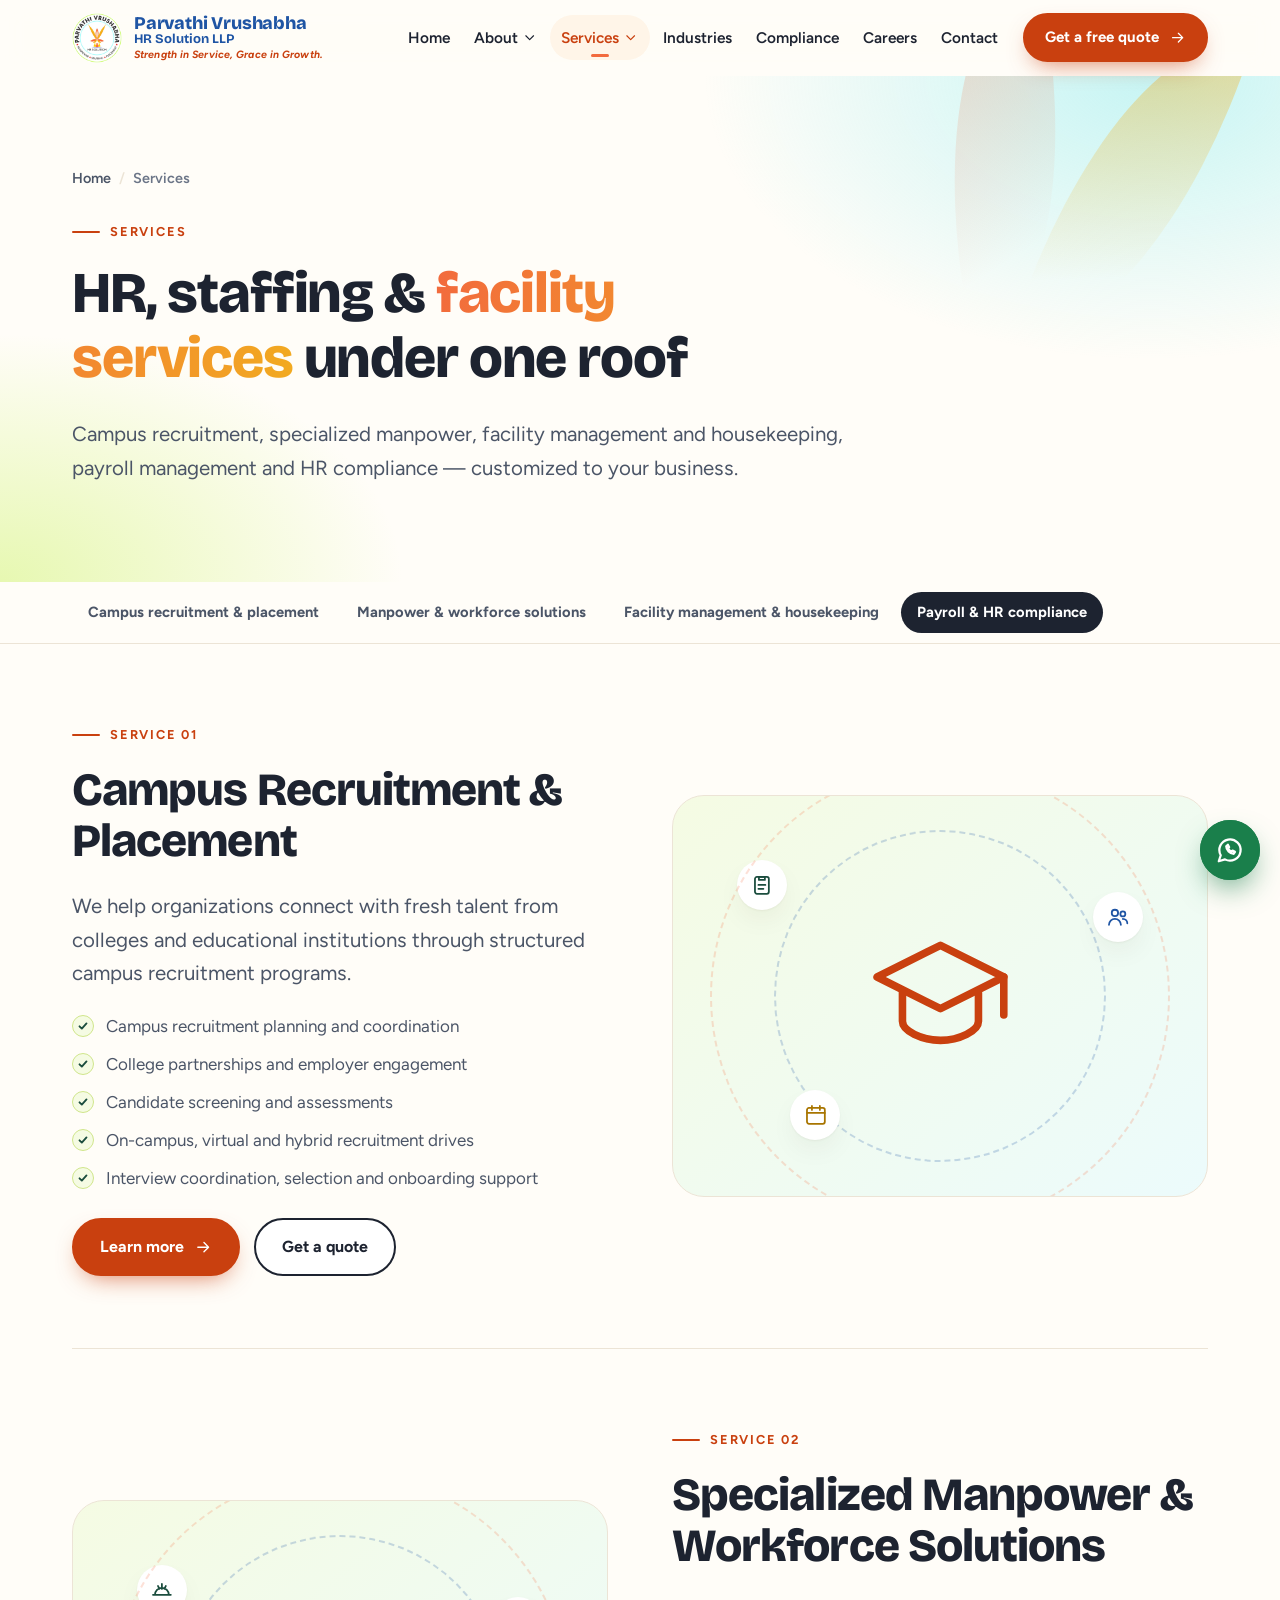
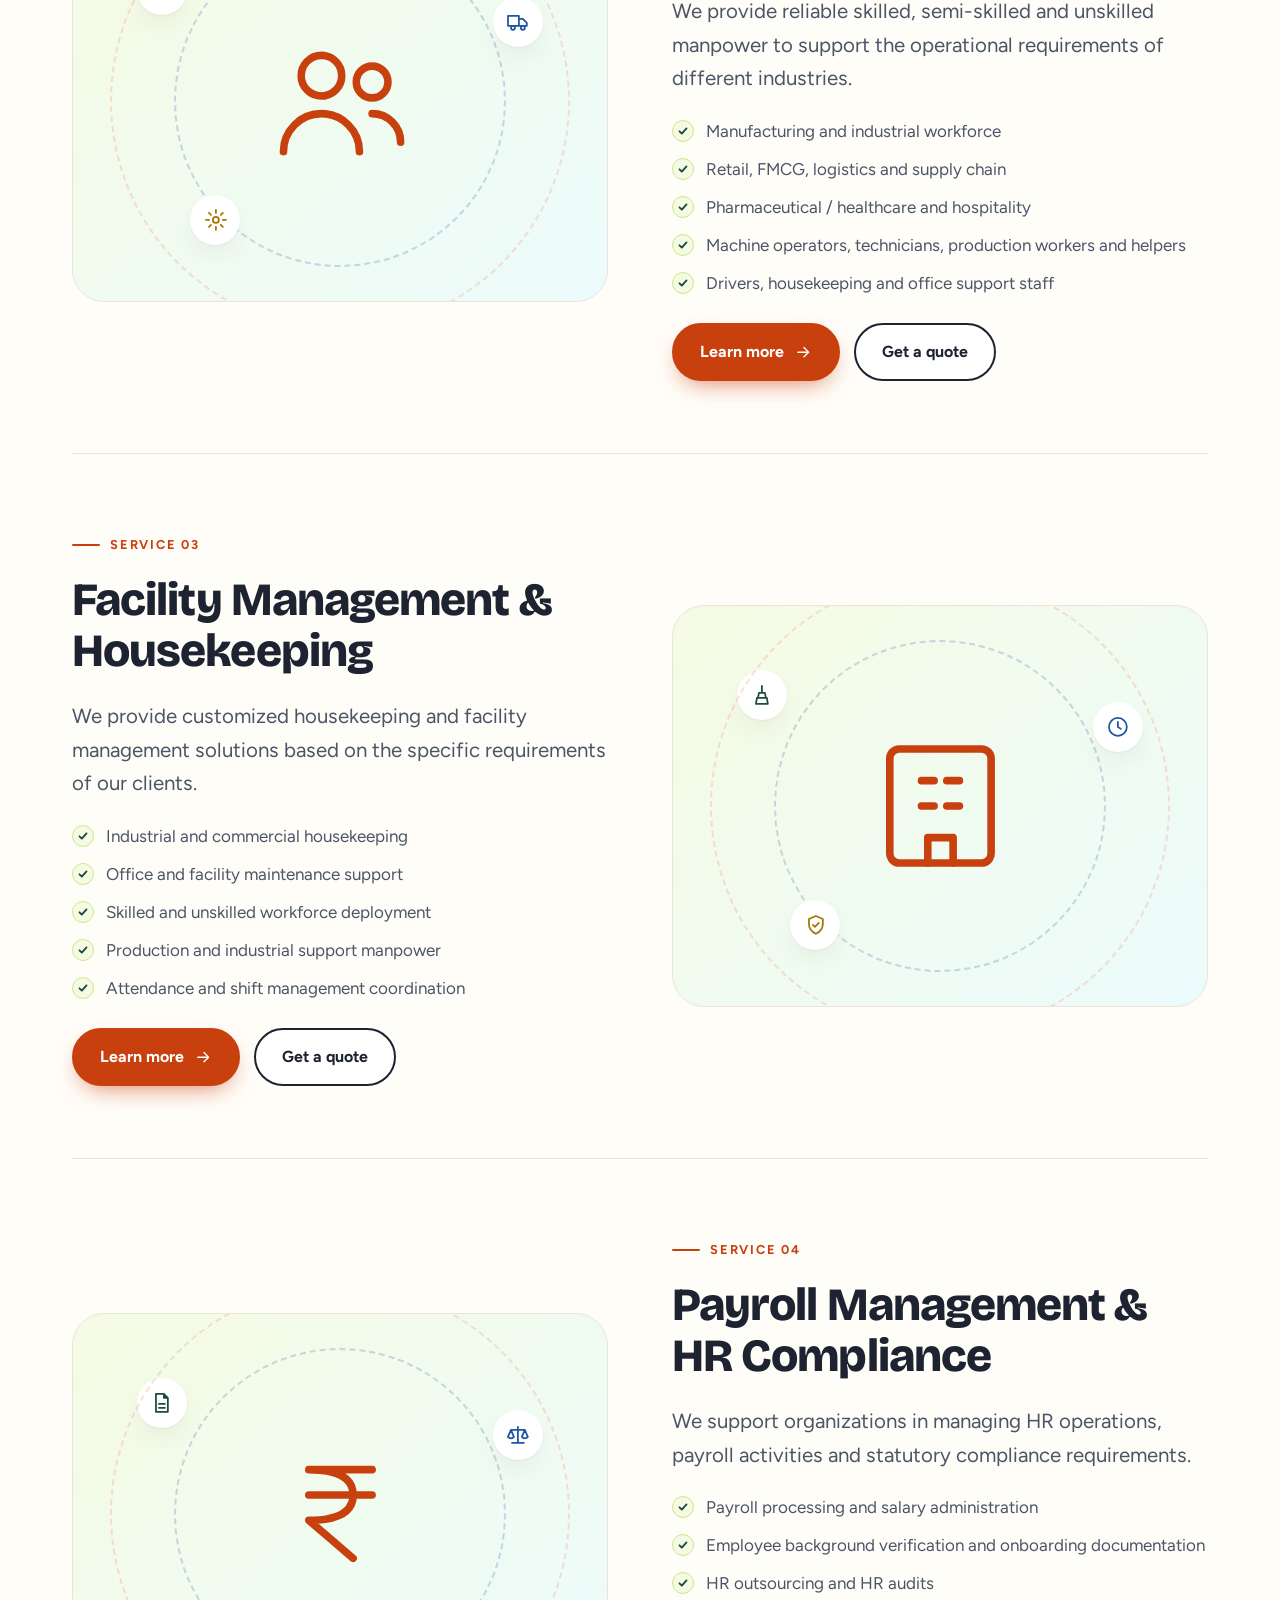
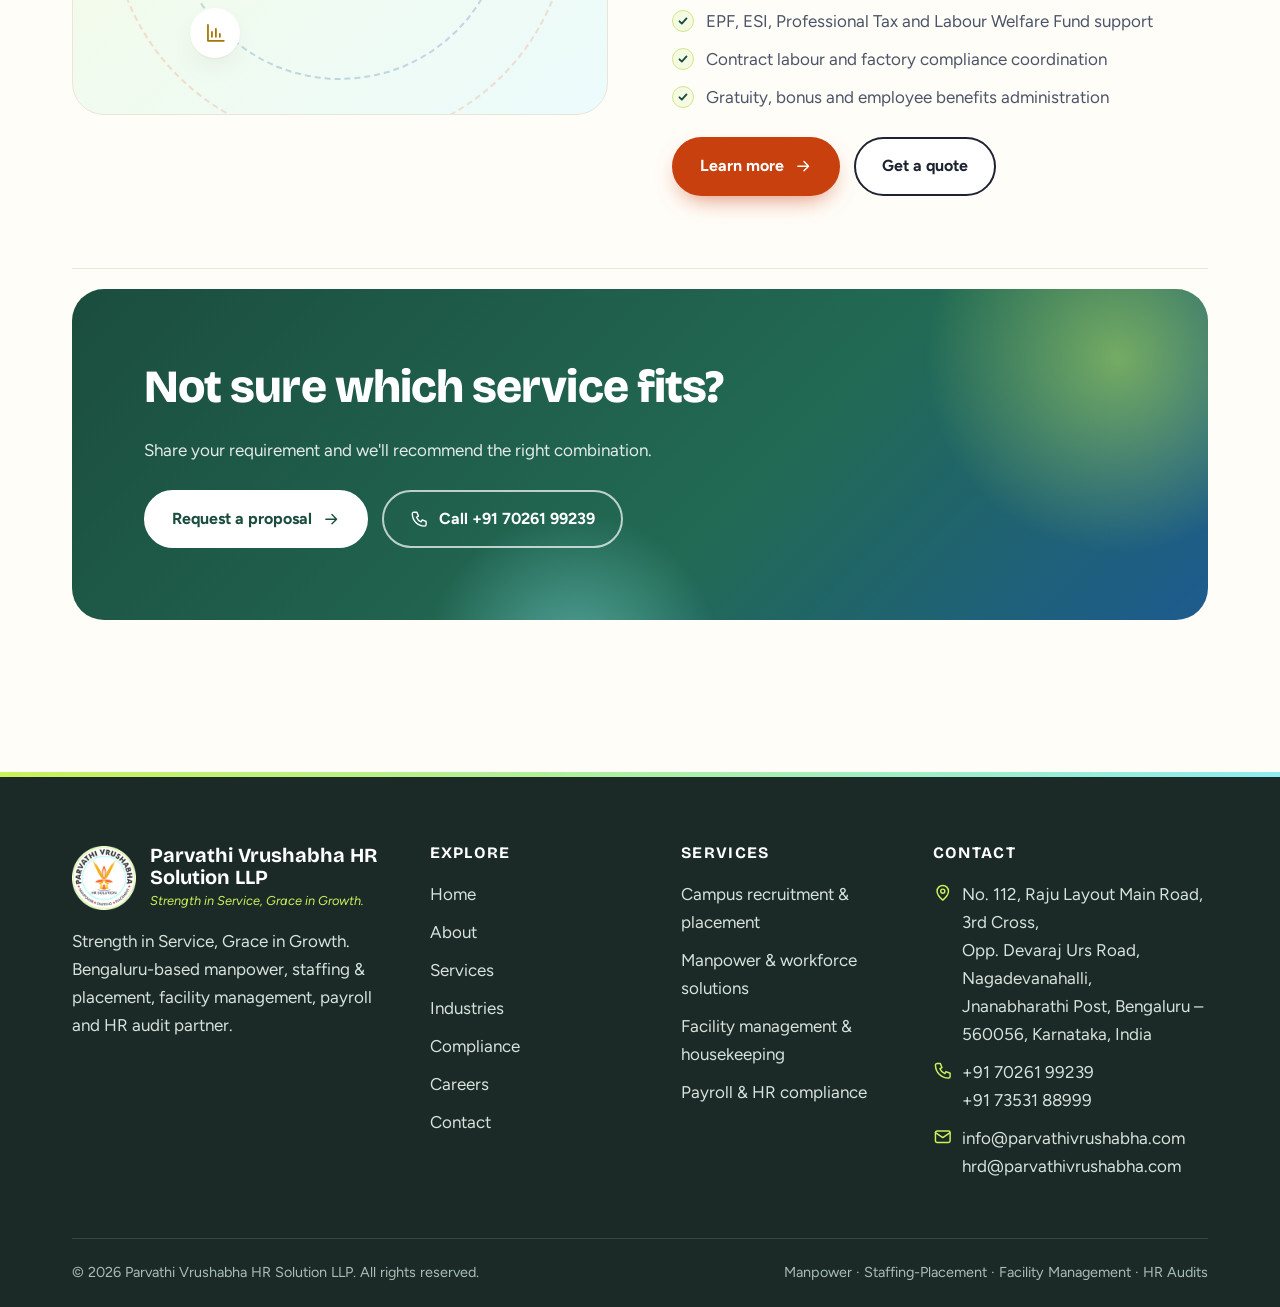
<file: services/index.html>
<!doctype html>
<html lang="en-IN">
<head>
<meta charset="utf-8">
<meta name="viewport" content="width=device-width,initial-scale=1">
<title>HR, Manpower &amp; Facility Management Services in Bengaluru | Parvathi Vrushabha HR Solution LLP</title>
<meta name="description" content="Explore our services: campus recruitment, skilled &amp; unskilled manpower, housekeeping &amp; facility management, payroll processing and HR compliance for businesses in Bengaluru.">
<link rel="canonical" href="https://www.parvathivrushabha.com/services/">
<link rel="alternate" hreflang="en-IN" href="https://www.parvathivrushabha.com/services/"><link rel="alternate" hreflang="x-default" href="https://www.parvathivrushabha.com/services/">
<meta name="robots" content="index,follow,max-image-preview:large,max-snippet:-1,max-video-preview:-1">
<meta name="author" content="Parvathi Vrushabha HR Solution LLP"><meta name="theme-color" content="#fffdf8">
<meta name="geo.region" content="IN-KA"><meta name="geo.placename" content="Bengaluru">
<meta property="og:type" content="website"><meta property="og:site_name" content="Parvathi Vrushabha HR Solution LLP"><meta property="og:locale" content="en_IN">
<meta property="og:title" content="HR, Manpower &amp; Facility Management Services in Bengaluru | Parvathi Vrushabha HR Solution LLP"><meta property="og:description" content="Explore our services: campus recruitment, skilled &amp; unskilled manpower, housekeeping &amp; facility management, payroll processing and HR compliance for businesses in Bengaluru."><meta property="og:url" content="https://www.parvathivrushabha.com/services/">
<meta property="og:image" content="https://www.parvathivrushabha.com/assets/img/og-image.jpg"><meta property="og:image:width" content="1200"><meta property="og:image:height" content="630"><meta property="og:image:alt" content="Parvathi Vrushabha HR Solution LLP logo — Manpower, Staffing, Placement">
<meta name="twitter:card" content="summary_large_image"><meta name="twitter:title" content="HR, Manpower &amp; Facility Management Services in Bengaluru | Parvathi Vrushabha HR Solution LLP"><meta name="twitter:description" content="Explore our services: campus recruitment, skilled &amp; unskilled manpower, housekeeping &amp; facility management, payroll processing and HR compliance for businesses in Bengaluru."><meta name="twitter:image" content="https://www.parvathivrushabha.com/assets/img/og-image.jpg">
<link rel="icon" href="/assets/img/favicon.ico" sizes="any"><link rel="icon" type="image/png" sizes="192x192" href="/assets/img/icon-192.png"><link rel="apple-touch-icon" href="/assets/img/apple-touch-icon.png"><link rel="manifest" href="/site.webmanifest">
<link rel="alternate" type="text/markdown" href="/llms.txt" title="LLM-readable site summary">
<link rel="preconnect" href="https://fonts.googleapis.com"><link rel="preconnect" href="https://fonts.gstatic.com" crossorigin>
<link rel="stylesheet" href="https://fonts.googleapis.com/css2?family=Bricolage+Grotesque:opsz,wght@12..96,500..800&family=Figtree:wght@400;500;600;700;800&display=swap">
<link rel="stylesheet" href="/assets/css/styles.css?v=2026-11-27">
<script>document.documentElement.classList.add('js')</script>
<script type="application/ld+json">{"@context": "https://schema.org", "@graph": [{"@type": ["Organization", "EmploymentAgency"], "@id": "https://www.parvathivrushabha.com/#org", "name": "Parvathi Vrushabha HR Solution LLP", "legalName": "Parvathi Vrushabha HR Solution LLP", "alternateName": "Parvathi Vrushabha HR Solution", "url": "https://www.parvathivrushabha.com/", "logo": "https://www.parvathivrushabha.com/assets/img/icon-512.png", "image": "https://www.parvathivrushabha.com/assets/img/og-image.jpg", "slogan": "Strength in Service, Grace in Growth.", "foundingDate": "2026", "founder": {"@id": "https://www.parvathivrushabha.com/about/entrepreneurial-legacy/#anithadevi"}, "description": "Bengaluru-based HR and workforce solutions company offering manpower services, staffing and placement, campus recruitment, facility management and housekeeping, payroll management, HR audits and statutory compliance support.", "email": "info@parvathivrushabha.com", "telephone": ["+917026199239", "+917353188999"], "address": {"@type": "PostalAddress", "streetAddress": "No. 112, Raju Layout Main Road, 3rd Cross, Opp. Devaraj Urs Road, Nagadevanahalli, Jnanabharathi Post", "addressLocality": "Bengaluru", "addressRegion": "Karnataka", "postalCode": "560056", "addressCountry": "IN"}, "areaServed": [{"@type": "City", "name": "Bengaluru"}, {"@type": "State", "name": "Karnataka"}, {"@type": "Country", "name": "India"}], "contactPoint": [{"@type": "ContactPoint", "contactType": "customer service", "telephone": "+917026199239", "email": "info@parvathivrushabha.com", "availableLanguage": ["en", "kn", "hi"]}, {"@type": "ContactPoint", "contactType": "human resources", "telephone": "+917353188999", "email": "hrd@parvathivrushabha.com"}], "knowsAbout": ["Manpower services", "Staffing and placement", "Campus recruitment", "Facility management", "Housekeeping services", "Payroll management", "HR audits", "EPF ESI statutory compliance", "Contract labour compliance", "HR outsourcing"], "hasOfferCatalog": {"@type": "OfferCatalog", "name": "HR & workforce services", "itemListElement": [{"@type": "Offer", "itemOffered": {"@type": "Service", "name": "Campus Recruitment & Placement", "url": "https://www.parvathivrushabha.com/services/campus-recruitment-placement/"}}, {"@type": "Offer", "itemOffered": {"@type": "Service", "name": "Specialized Manpower & Workforce Solutions", "url": "https://www.parvathivrushabha.com/services/manpower-workforce-solutions/"}}, {"@type": "Offer", "itemOffered": {"@type": "Service", "name": "Facility Management & Housekeeping", "url": "https://www.parvathivrushabha.com/services/facility-management-housekeeping/"}}, {"@type": "Offer", "itemOffered": {"@type": "Service", "name": "Payroll Management & HR Compliance", "url": "https://www.parvathivrushabha.com/services/payroll-hr-compliance/"}}]}}, {"@type": "WebSite", "@id": "https://www.parvathivrushabha.com/#website", "url": "https://www.parvathivrushabha.com/", "name": "Parvathi Vrushabha HR Solution LLP", "publisher": {"@id": "https://www.parvathivrushabha.com/#org"}, "inLanguage": "en-IN"}, {"@type": "WebPage", "@id": "https://www.parvathivrushabha.com/services/#webpage", "url": "https://www.parvathivrushabha.com/services/", "name": "HR, Manpower & Facility Management Services in Bengaluru | Parvathi Vrushabha HR Solution LLP", "description": "Explore our services: campus recruitment, skilled & unskilled manpower, housekeeping & facility management, payroll processing and HR compliance for businesses in Bengaluru.", "isPartOf": {"@id": "https://www.parvathivrushabha.com/#website"}, "about": {"@id": "https://www.parvathivrushabha.com/#org"}, "inLanguage": "en-IN", "primaryImageOfPage": "https://www.parvathivrushabha.com/assets/img/og-image.jpg", "dateModified": "2026-11-27"}, {"@type": "BreadcrumbList", "itemListElement": [{"@type": "ListItem", "position": 1, "name": "Home", "item": "https://www.parvathivrushabha.com/"}, {"@type": "ListItem", "position": 2, "name": "Services", "item": "https://www.parvathivrushabha.com/services/"}]}, {"@type": "ItemList", "name": "Services", "itemListElement": [{"@type": "ListItem", "position": 1, "name": "Campus Recruitment & Placement", "url": "https://www.parvathivrushabha.com/services/campus-recruitment-placement/"}, {"@type": "ListItem", "position": 2, "name": "Specialized Manpower & Workforce Solutions", "url": "https://www.parvathivrushabha.com/services/manpower-workforce-solutions/"}, {"@type": "ListItem", "position": 3, "name": "Facility Management & Housekeeping", "url": "https://www.parvathivrushabha.com/services/facility-management-housekeeping/"}, {"@type": "ListItem", "position": 4, "name": "Payroll Management & HR Compliance", "url": "https://www.parvathivrushabha.com/services/payroll-hr-compliance/"}]}]}</script>
</head>
<body>
<a class="skip" href="#main">Skip to content</a>
<div class="progress" aria-hidden="true"><i></i></div>
<svg width="0" height="0" style="position:absolute" aria-hidden="true" focusable="false"><defs><symbol id="i-users" viewBox="0 0 24 24"><circle cx="9" cy="8" r="3.2"/><path d="M3 20c0-3.3 2.7-6 6-6s6 2.7 6 6"/><circle cx="17" cy="9" r="2.5"/><path d="M17 14c2.5 0 4.5 2 4.5 4.5"/></symbol><symbol id="i-briefcase" viewBox="0 0 24 24"><rect x="3" y="7" width="18" height="13" rx="2"/><path d="M9 7V5a2 2 0 0 1 2-2h2a2 2 0 0 1 2 2v2M3 13h18"/></symbol><symbol id="i-cap" viewBox="0 0 24 24"><path d="M2 9l10-5 10 5-10 5z"/><path d="M6 11.5V16c0 1.5 3 3 6 3s6-1.5 6-3v-4.5M22 9v6"/></symbol><symbol id="i-building" viewBox="0 0 24 24"><rect x="4" y="3" width="16" height="18" rx="1.5"/><path d="M9 8h2M13 8h2M9 12h2M13 12h2M10 21v-4h4v4"/></symbol><symbol id="i-rupee" viewBox="0 0 24 24"><path d="M7 5h10M7 9h10M7 5c5 0 7 1.5 7 4s-2 4-7 4l7 6"/></symbol><symbol id="i-shield" viewBox="0 0 24 24"><path d="M12 3l7 3v5c0 4.5-3 8-7 10-4-2-7-5.5-7-10V6z"/><path d="M9 12l2 2 4-4"/></symbol><symbol id="i-factory" viewBox="0 0 24 24"><path d="M3 21V10l6 4v-4l6 4V6h3v15z"/><path d="M7 17h2M12 17h2M17 17h1"/></symbol><symbol id="i-cart" viewBox="0 0 24 24"><circle cx="9" cy="20" r="1.5"/><circle cx="18" cy="20" r="1.5"/><path d="M2 3h3l2.5 11h11L21 7H6"/></symbol><symbol id="i-truck" viewBox="0 0 24 24"><path d="M2 6h11v10H2zM13 9h4l4 4v3h-8"/><circle cx="7" cy="18" r="2"/><circle cx="17" cy="18" r="2"/></symbol><symbol id="i-medical" viewBox="0 0 24 24"><rect x="3" y="3" width="18" height="18" rx="4"/><path d="M12 8v8M8 12h8"/></symbol><symbol id="i-hotel" viewBox="0 0 24 24"><path d="M3 20V8M3 14h18v6M21 14v-2a3 3 0 0 0-3-3h-7v5"/><circle cx="7" cy="11" r="1.5"/></symbol><symbol id="i-warehouse" viewBox="0 0 24 24"><path d="M3 10l9-6 9 6v10H3z"/><path d="M8 20v-6h8v6M8 17h8"/></symbol><symbol id="i-store" viewBox="0 0 24 24"><path d="M4 9l1.5-5h13L20 9M4 9v11h16V9"/><path d="M4 9c0 2 3 2 4 0 1 2 3 2 4 0 1 2 3 2 4 0 1 2 4 2 4 0"/></symbol><symbol id="i-gear" viewBox="0 0 24 24"><circle cx="12" cy="12" r="3"/><path d="M12 2v3M12 19v3M2 12h3M19 12h3M5 5l2 2M17 17l2 2M5 19l2-2M17 7l2-2"/></symbol><symbol id="i-phone" viewBox="0 0 24 24"><path d="M5 3h4l2 5-2.5 1.5a11 11 0 0 0 6 6L16 13l5 2v4a2 2 0 0 1-2 2A16 16 0 0 1 3 5a2 2 0 0 1 2-2z"/></symbol><symbol id="i-mail" viewBox="0 0 24 24"><rect x="3" y="5" width="18" height="14" rx="2"/><path d="M3 7l9 6 9-6"/></symbol><symbol id="i-pin" viewBox="0 0 24 24"><path d="M12 21s7-6 7-11a7 7 0 0 0-14 0c0 5 7 11 7 11z"/><circle cx="12" cy="10" r="2.5"/></symbol><symbol id="i-whatsapp" viewBox="0 0 24 24"><path d="M3 21l1.6-4.8A8.5 8.5 0 1 1 8 19.5z"/><path d="M9 9c0 3 3 6 6 6l1-1.5-2-1-1 .8c-1-.5-2-1.5-2.5-2.5l.8-1-1-2z"/></symbol><symbol id="i-arrow" viewBox="0 0 24 24"><path d="M5 12h14M13 6l6 6-6 6"/></symbol><symbol id="i-chevron" viewBox="0 0 24 24"><path d="M6 9l6 6 6-6"/></symbol><symbol id="i-search" viewBox="0 0 24 24"><circle cx="11" cy="11" r="6"/><path d="M20 20l-4.5-4.5"/></symbol><symbol id="i-clipboard" viewBox="0 0 24 24"><rect x="5" y="4" width="14" height="17" rx="2"/><path d="M9 4h6v3H9zM8.5 12h7M8.5 16h5"/></symbol><symbol id="i-link" viewBox="0 0 24 24"><path d="M10 14a4 4 0 0 0 5.7 0l3-3a4 4 0 0 0-5.7-5.7l-1 1M14 10a4 4 0 0 0-5.7 0l-3 3a4 4 0 0 0 5.7 5.7l1-1"/></symbol><symbol id="i-scale" viewBox="0 0 24 24"><path d="M12 4v16M6 20h12M5 7h14M5 7l-3 7a3.5 3 0 0 0 6 0zM19 7l-3 7a3.5 3 0 0 0 6 0z"/></symbol><symbol id="i-lock" viewBox="0 0 24 24"><rect x="5" y="11" width="14" height="10" rx="2"/><path d="M8 11V8a4 4 0 0 1 8 0v3"/></symbol><symbol id="i-heart" viewBox="0 0 24 24"><path d="M12 21s-7-4.5-9-9.5C2 8 4 5 7 5c2 0 3.5 1 5 3 1.5-2 3-3 5-3 3 0 5 3 4 6.5-2 5-9 9.5-9 9.5z"/></symbol><symbol id="i-leaf" viewBox="0 0 24 24"><path d="M5 19C5 10 10 5 20 4c0 10-5 15-14 15zM5 19l8-8"/></symbol><symbol id="i-globe" viewBox="0 0 24 24"><circle cx="12" cy="12" r="9"/><path d="M3 12h18M12 3c3 3 3 15 0 18M12 3c-3 3-3 15 0 18"/></symbol><symbol id="i-eye" viewBox="0 0 24 24"><path d="M2 12s4-7 10-7 10 7 10 7-4 7-10 7S2 12 2 12z"/><circle cx="12" cy="12" r="3"/></symbol><symbol id="i-target" viewBox="0 0 24 24"><circle cx="12" cy="12" r="9"/><circle cx="12" cy="12" r="5"/><circle cx="12" cy="12" r="1"/></symbol><symbol id="i-trend" viewBox="0 0 24 24"><path d="M3 17l6-6 4 4 8-8M15 7h6v6"/></symbol><symbol id="i-book" viewBox="0 0 24 24"><path d="M4 5a2 2 0 0 1 2-2h13v16H6a2 2 0 0 0-2 2zM4 19V5M9 8h6"/></symbol><symbol id="i-hardhat" viewBox="0 0 24 24"><path d="M3 17h18M5 17a7 7 0 0 1 14 0M12 6v5M8 8l1.5 3M16 8l-1.5 3"/></symbol><symbol id="i-clock" viewBox="0 0 24 24"><circle cx="12" cy="12" r="9"/><path d="M12 7v5l3 2"/></symbol><symbol id="i-bucket" viewBox="0 0 24 24"><path d="M12 3v7M9 10h6l1 5H8zM7 15l-1 6h12l-1-6"/></symbol><symbol id="i-file" viewBox="0 0 24 24"><path d="M6 3h8l4 4v14H6zM14 3v4h4M9 13h6M9 17h6"/></symbol><symbol id="i-chart" viewBox="0 0 24 24"><path d="M4 20V4M4 20h16M8 16v-5M12 16V8M16 16v-3"/></symbol><symbol id="i-calendar" viewBox="0 0 24 24"><rect x="3" y="5" width="18" height="16" rx="2"/><path d="M3 10h18M8 3v4M16 3v4"/></symbol><symbol id="i-idcard" viewBox="0 0 24 24"><rect x="3" y="5" width="18" height="14" rx="2"/><circle cx="9" cy="11" r="2"/><path d="M6 16c0-1.5 1.5-2.5 3-2.5s3 1 3 2.5M14 10h4M14 14h3"/></symbol><symbol id="i-userplus" viewBox="0 0 24 24"><circle cx="10" cy="8" r="3.5"/><path d="M3 20c0-3.5 3-6 7-6M18 8v6M15 11h6"/></symbol><symbol id="i-star" viewBox="0 0 24 24"><path d="M12 3l2.7 5.6 6.1.9-4.4 4.3 1 6.1L12 17l-5.4 2.9 1-6.1L3.2 9.5l6.1-.9z"/></symbol><symbol id="i-check" viewBox="0 0 24 24"><path d="M5 12.5l4.5 4.5L19 7.5"/></symbol></defs></svg>
<header class="site-header"><div class="container nav-wrap">
<a class="brand" href="/" aria-label="Parvathi Vrushabha HR Solution LLP — home"><img src="/assets/img/logo.webp" width="50" height="50" alt="Parvathi Vrushabha HR Solution LLP logo"><span><b>Parvathi Vrushabha <span>HR Solution LLP</span></b><em class="slogan-mini">Strength in Service, Grace in Growth.</em></span></a>
<nav class="nav" id="site-nav" aria-label="Main"><ul><li><a class="nl" href="/">Home</a></li><li class="has-sub"><a class="nl" href="/about/">About<svg class="ic " aria-hidden="true" focusable="false"><use href="#i-chevron"/></svg></a><div class="sub"><a href="/about/"><svg class="ic " aria-hidden="true" focusable="false"><use href="#i-building"/></svg>Our story</a><a href="/about/entrepreneurial-legacy/"><svg class="ic " aria-hidden="true" focusable="false"><use href="#i-star"/></svg>Entrepreneurial legacy</a></div></li><li class="has-sub"><a class="nl" href="/services/" aria-current="page">Services<svg class="ic " aria-hidden="true" focusable="false"><use href="#i-chevron"/></svg></a><div class="sub"><a href="/services/campus-recruitment-placement/"><svg class="ic " aria-hidden="true" focusable="false"><use href="#i-cap"/></svg>Campus recruitment &amp; placement</a><a href="/services/manpower-workforce-solutions/"><svg class="ic " aria-hidden="true" focusable="false"><use href="#i-users"/></svg>Manpower &amp; workforce solutions</a><a href="/services/facility-management-housekeeping/"><svg class="ic " aria-hidden="true" focusable="false"><use href="#i-building"/></svg>Facility management &amp; housekeeping</a><a href="/services/payroll-hr-compliance/"><svg class="ic " aria-hidden="true" focusable="false"><use href="#i-rupee"/></svg>Payroll &amp; HR compliance</a></div></li><li><a class="nl" href="/industries/">Industries</a></li><li><a class="nl" href="/compliance/">Compliance</a></li><li><a class="nl" href="/careers/">Careers</a></li><li><a class="nl" href="/contact/">Contact</a></li></ul><span class="nav-cta"><a class="btn sm" href="/contact/">Get a free quote <svg class="ic go" aria-hidden="true" focusable="false"><use href="#i-arrow"/></svg></a></span></nav>
<button class="burger" aria-expanded="false" aria-controls="site-nav" aria-label="Open menu"><span></span></button>
</div></header>
<main id="main">
<section class="page-hero"><span class="leaf a" aria-hidden="true"></span><span class="leaf b" aria-hidden="true"></span>
<div class="container"><nav aria-label="Breadcrumb"><ol class="crumbs"><li><a href="/">Home</a></li><li aria-current="page">Services</li></ol></nav><p class="eyebrow" data-reveal="" style="--i:0">Services</p><h1 data-reveal="" style="--i:1">HR, staffing &amp; <span class="hl">facility services</span> under one roof</h1><p class="lead" data-reveal="" style="--i:2">Campus recruitment, specialized manpower, facility management and housekeeping, payroll management and HR compliance — customized to your business.</p></div></section><div class="subnav"><div class="container"><a href="#campus-recruitment-placement">Campus recruitment &amp; placement</a><a href="#manpower-workforce-solutions">Manpower &amp; workforce solutions</a><a href="#facility-management-housekeeping">Facility management &amp; housekeeping</a><a href="#payroll-hr-compliance">Payroll &amp; HR compliance</a></div></div><div class="container"><section class="svc-row" id="campus-recruitment-placement"><div class="svc-copy" data-reveal="left" style="--i:0"><p class="eyebrow">Service 01</p><h2>Campus Recruitment &amp; Placement</h2><p class="lead">We help organizations connect with fresh talent from colleges and educational institutions through structured campus recruitment programs.</p>
<ul class="ticks" style="margin:18px 0 26px"><li>Campus recruitment planning and coordination</li><li>College partnerships and employer engagement</li><li>Candidate screening and assessments</li><li>On-campus, virtual and hybrid recruitment drives</li><li>Interview coordination, selection and onboarding support</li></ul><div class="btn-row"><a class="btn" href="/services/campus-recruitment-placement/">Learn more <svg class="ic go" aria-hidden="true" focusable="false"><use href="#i-arrow"/></svg></a><a class="btn ghost" href="/contact/?service=Campus%20recruitment%20%26%20placement">Get a quote</a></div></div>
<div class="svc-art" data-reveal="right" style="--i:1"><svg class="ic big-ic" aria-hidden="true" focusable="false"><use href="#i-cap"/></svg><span class="sat"><svg class="ic " aria-hidden="true" focusable="false"><use href="#i-clipboard"/></svg></span><span class="sat"><svg class="ic " aria-hidden="true" focusable="false"><use href="#i-users"/></svg></span><span class="sat"><svg class="ic " aria-hidden="true" focusable="false"><use href="#i-calendar"/></svg></span></div></section><section class="svc-row" id="manpower-workforce-solutions"><div class="svc-copy" data-reveal="left" style="--i:0"><p class="eyebrow">Service 02</p><h2>Specialized Manpower &amp; Workforce Solutions</h2><p class="lead">We provide reliable skilled, semi-skilled and unskilled manpower to support the operational requirements of different industries.</p>
<ul class="ticks" style="margin:18px 0 26px"><li>Manufacturing and industrial workforce</li><li>Retail, FMCG, logistics and supply chain</li><li>Pharmaceutical / healthcare and hospitality</li><li>Machine operators, technicians, production workers and helpers</li><li>Drivers, housekeeping and office support staff</li></ul><div class="btn-row"><a class="btn" href="/services/manpower-workforce-solutions/">Learn more <svg class="ic go" aria-hidden="true" focusable="false"><use href="#i-arrow"/></svg></a><a class="btn ghost" href="/contact/?service=Manpower%20%26%20workforce%20solutions">Get a quote</a></div></div>
<div class="svc-art" data-reveal="right" style="--i:1"><svg class="ic big-ic" aria-hidden="true" focusable="false"><use href="#i-users"/></svg><span class="sat"><svg class="ic " aria-hidden="true" focusable="false"><use href="#i-hardhat"/></svg></span><span class="sat"><svg class="ic " aria-hidden="true" focusable="false"><use href="#i-truck"/></svg></span><span class="sat"><svg class="ic " aria-hidden="true" focusable="false"><use href="#i-gear"/></svg></span></div></section><section class="svc-row" id="facility-management-housekeeping"><div class="svc-copy" data-reveal="left" style="--i:0"><p class="eyebrow">Service 03</p><h2>Facility Management &amp; Housekeeping</h2><p class="lead">We provide customized housekeeping and facility management solutions based on the specific requirements of our clients.</p>
<ul class="ticks" style="margin:18px 0 26px"><li>Industrial and commercial housekeeping</li><li>Office and facility maintenance support</li><li>Skilled and unskilled workforce deployment</li><li>Production and industrial support manpower</li><li>Attendance and shift management coordination</li></ul><div class="btn-row"><a class="btn" href="/services/facility-management-housekeeping/">Learn more <svg class="ic go" aria-hidden="true" focusable="false"><use href="#i-arrow"/></svg></a><a class="btn ghost" href="/contact/?service=Facility%20management%20%26%20housekeeping">Get a quote</a></div></div>
<div class="svc-art" data-reveal="right" style="--i:1"><svg class="ic big-ic" aria-hidden="true" focusable="false"><use href="#i-building"/></svg><span class="sat"><svg class="ic " aria-hidden="true" focusable="false"><use href="#i-bucket"/></svg></span><span class="sat"><svg class="ic " aria-hidden="true" focusable="false"><use href="#i-clock"/></svg></span><span class="sat"><svg class="ic " aria-hidden="true" focusable="false"><use href="#i-shield"/></svg></span></div></section><section class="svc-row" id="payroll-hr-compliance"><div class="svc-copy" data-reveal="left" style="--i:0"><p class="eyebrow">Service 04</p><h2>Payroll Management &amp; HR Compliance</h2><p class="lead">We support organizations in managing HR operations, payroll activities and statutory compliance requirements.</p>
<ul class="ticks" style="margin:18px 0 26px"><li>Payroll processing and salary administration</li><li>Employee background verification and onboarding documentation</li><li>HR outsourcing and HR audits</li><li>EPF, ESI, Professional Tax and Labour Welfare Fund support</li><li>Contract labour and factory compliance coordination</li><li>Gratuity, bonus and employee benefits administration</li></ul><div class="btn-row"><a class="btn" href="/services/payroll-hr-compliance/">Learn more <svg class="ic go" aria-hidden="true" focusable="false"><use href="#i-arrow"/></svg></a><a class="btn ghost" href="/contact/?service=Payroll%20%26%20HR%20compliance">Get a quote</a></div></div>
<div class="svc-art" data-reveal="right" style="--i:1"><svg class="ic big-ic" aria-hidden="true" focusable="false"><use href="#i-rupee"/></svg><span class="sat"><svg class="ic " aria-hidden="true" focusable="false"><use href="#i-file"/></svg></span><span class="sat"><svg class="ic " aria-hidden="true" focusable="false"><use href="#i-scale"/></svg></span><span class="sat"><svg class="ic " aria-hidden="true" focusable="false"><use href="#i-chart"/></svg></span></div></section></div><section class="section" style="padding-top:20px"><div class="container"><div class="cta" data-reveal="zoom" style="--i:0">
<h2>Not sure which service fits?</h2><p>Share your requirement and we'll recommend the right combination.</p>
<div class="btn-row" style="margin-top:26px"><a class="btn" data-magnetic href="/contact/">Request a proposal <svg class="ic go" aria-hidden="true" focusable="false"><use href="#i-arrow"/></svg></a><a class="btn ghost" href="tel:+917026199239"><svg class="ic " aria-hidden="true" focusable="false"><use href="#i-phone"/></svg> Call +91 70261 99239</a></div></div></div></section>
</main>
<footer class="site-footer"><div class="container">
<div class="foot-grid">
<div><div class="foot-brand"><img src="/assets/img/logo.webp" width="64" height="64" alt="" loading="lazy"><div><b>Parvathi Vrushabha HR Solution LLP</b><small class="slg">Strength in Service, Grace in Growth.</small></div></div>
<p>Strength in Service, Grace in Growth. Bengaluru-based manpower, staffing &amp; placement, facility management, payroll and HR audit partner.</p></div>
<div><h4>Explore</h4><ul><li><a href="/">Home</a></li><li><a href="/about/">About</a></li><li><a href="/services/">Services</a></li><li><a href="/industries/">Industries</a></li><li><a href="/compliance/">Compliance</a></li><li><a href="/careers/">Careers</a></li><li><a href="/contact/">Contact</a></li></ul></div>
<div><h4>Services</h4><ul><li><a href="/services/campus-recruitment-placement/">Campus recruitment &amp; placement</a></li><li><a href="/services/manpower-workforce-solutions/">Manpower &amp; workforce solutions</a></li><li><a href="/services/facility-management-housekeeping/">Facility management &amp; housekeeping</a></li><li><a href="/services/payroll-hr-compliance/">Payroll &amp; HR compliance</a></li></ul></div>
<div><h4>Contact</h4><address style="font-style:normal"><ul>
<li class="contact-li"><svg class="ic " aria-hidden="true" focusable="false"><use href="#i-pin"/></svg><span>No. 112, Raju Layout Main Road, 3rd Cross,<br>Opp. Devaraj Urs Road, Nagadevanahalli,<br>Jnanabharathi Post, Bengaluru – 560056, Karnataka, India</span></li>
<li class="contact-li"><svg class="ic " aria-hidden="true" focusable="false"><use href="#i-phone"/></svg><span><a href="tel:+917026199239">+91 70261 99239</a><br><a href="tel:+917353188999">+91 73531 88999</a></span></li>
<li class="contact-li"><svg class="ic " aria-hidden="true" focusable="false"><use href="#i-mail"/></svg><span><a href="mailto:info@parvathivrushabha.com">info@parvathivrushabha.com</a><br><a href="mailto:hrd@parvathivrushabha.com">hrd@parvathivrushabha.com</a></span></li>
</ul></address></div></div>
<div class="foot-bottom"><span>© 2026 Parvathi Vrushabha HR Solution LLP. All rights reserved.</span><span>Manpower · Staffing-Placement · Facility Management · HR Audits</span></div>
</div></footer>
<a class="wa-float" href="https://wa.me/917026199239?text=Hello,%20I%20would%20like%20to%20know%20more%20about%20your%20HR%20and%20manpower%20services." target="_blank" rel="noopener" aria-label="Chat on WhatsApp"><svg class="ic " aria-hidden="true" focusable="false"><use href="#i-whatsapp"/></svg></a>
<button class="to-top" aria-label="Back to top"><svg class="ic " aria-hidden="true" focusable="false"><use href="#i-arrow"/></svg></button>
<script src="/assets/js/main.js?v=2026-11-27" defer></script>
</body></html>
</file>
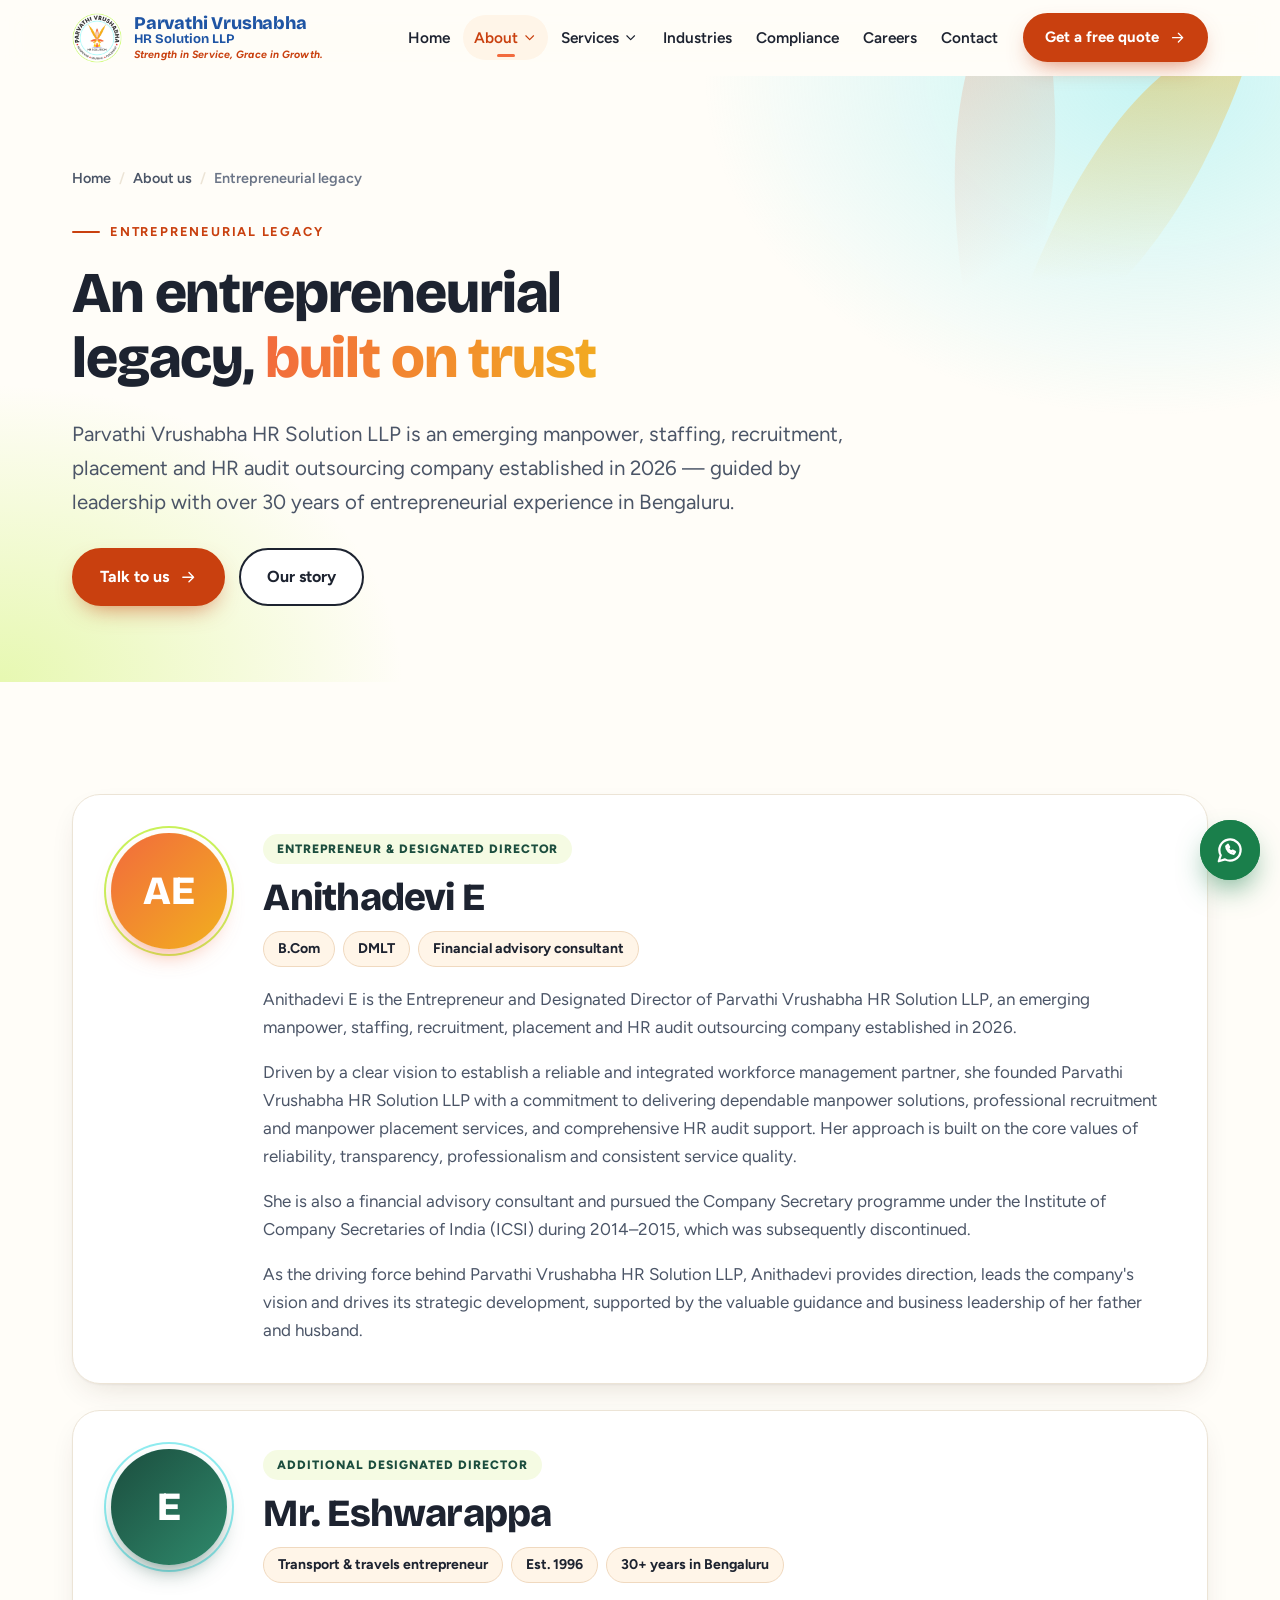
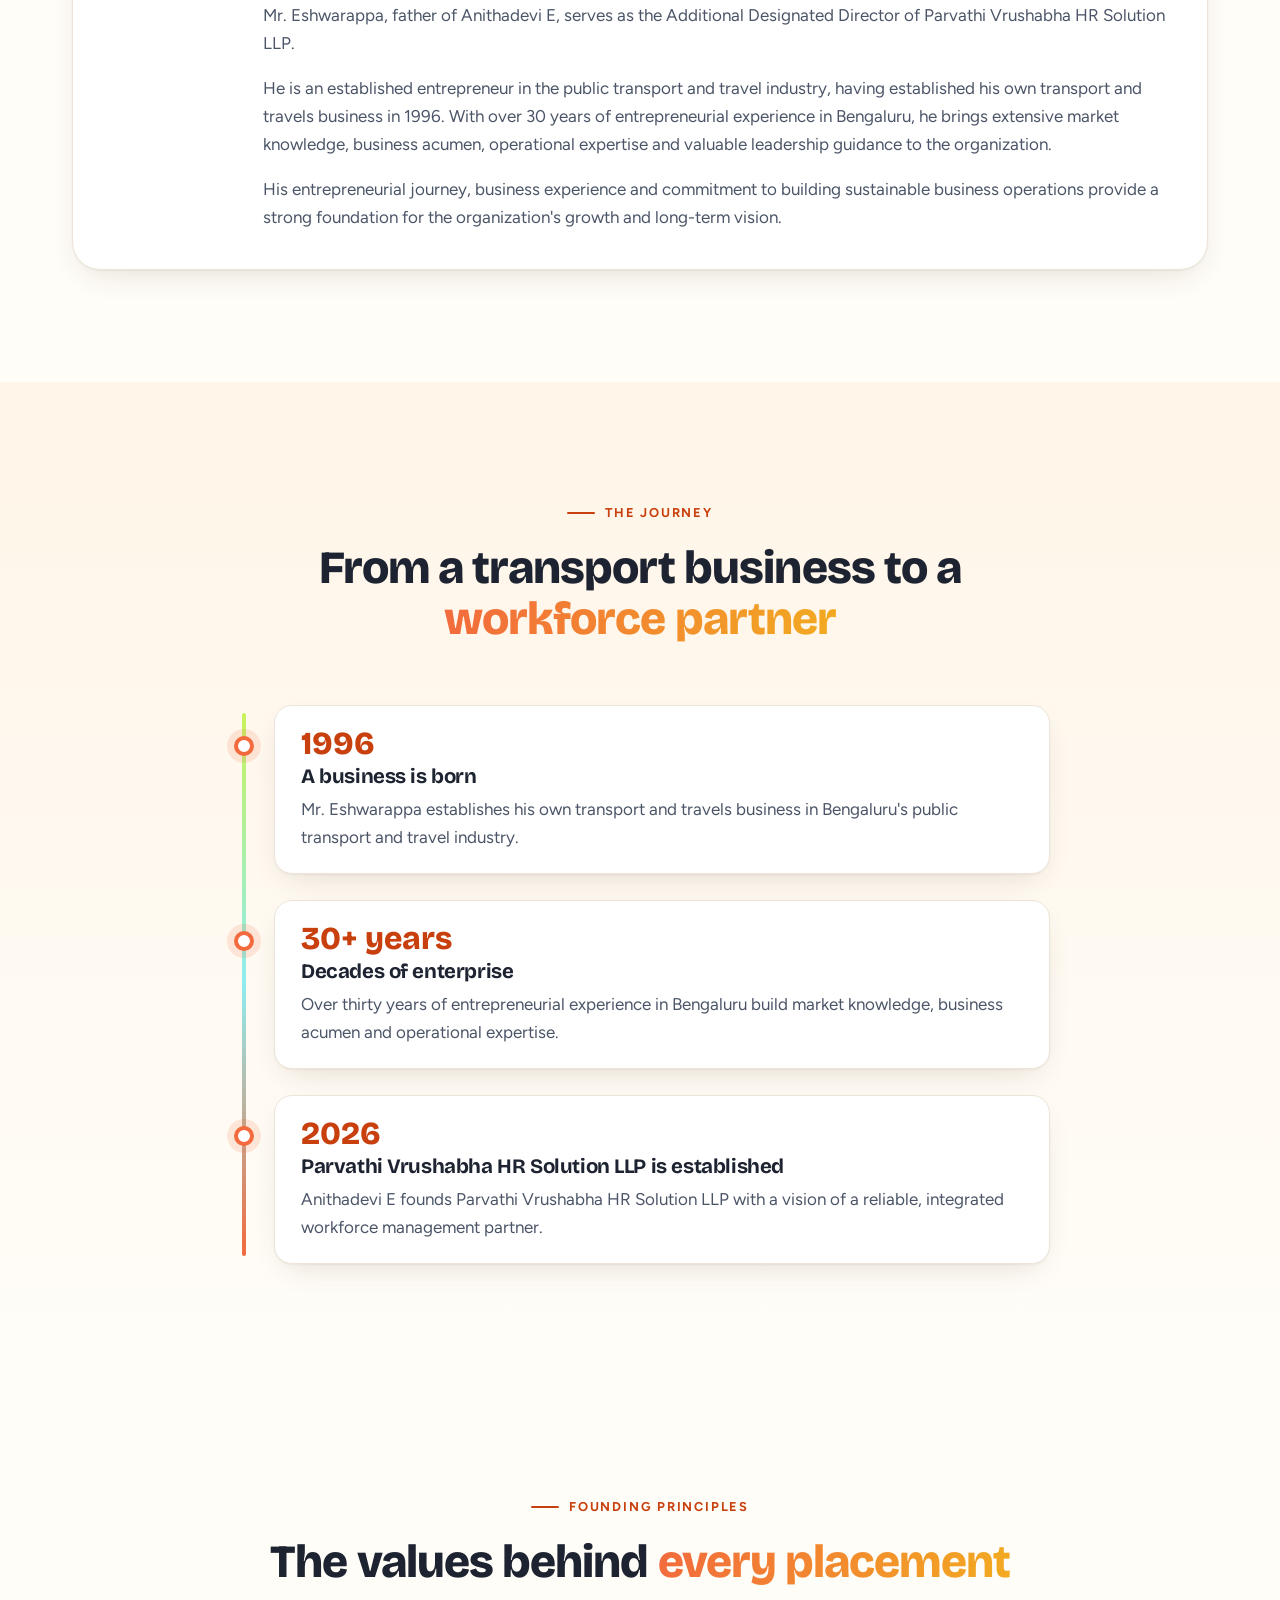
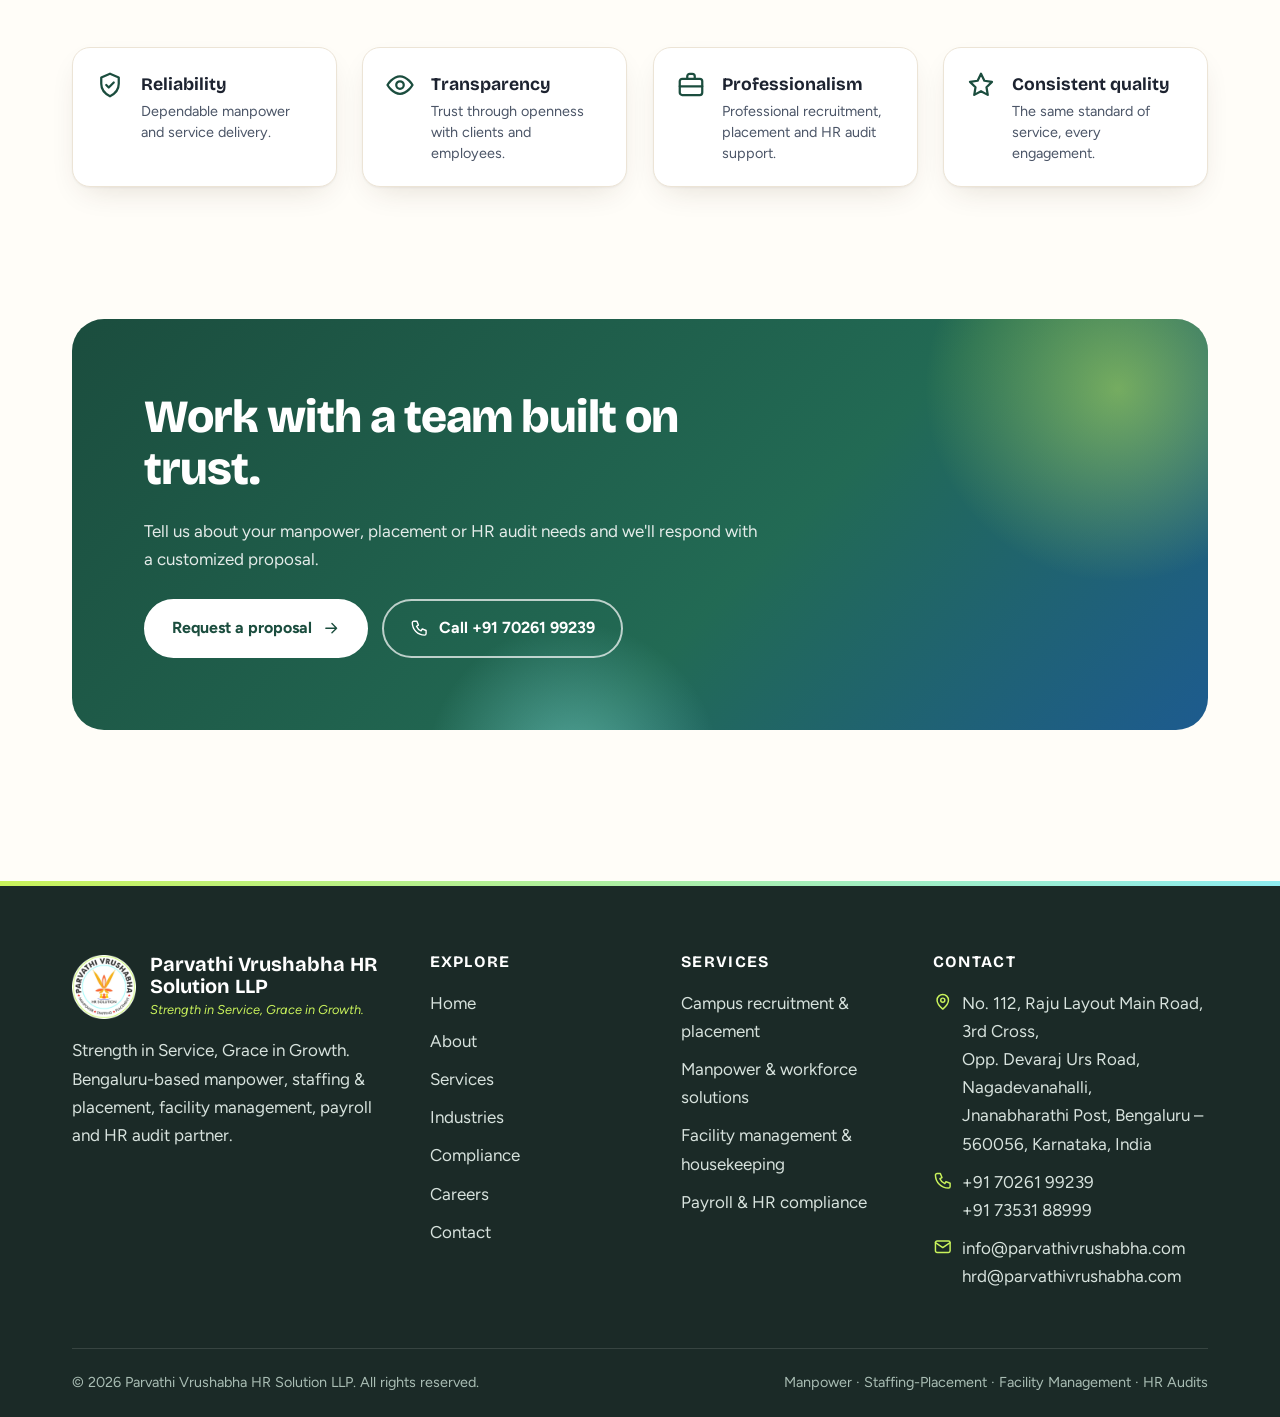
<file: about/entrepreneurial-legacy/index.html>
<!doctype html>
<html lang="en-IN">
<head>
<meta charset="utf-8">
<meta name="viewport" content="width=device-width,initial-scale=1">
<title>Entrepreneurial Legacy: Anithadevi E &amp; Mr. Eshwarappa | Parvathi Vrushabha HR Solution LLP</title>
<meta name="description" content="Meet the leadership of Parvathi Vrushabha HR Solution LLP: Anithadevi E, Entrepreneur &amp; Designated Director, and Mr. Eshwarappa, Additional Designated Director with 30+ years in Bengaluru.">
<link rel="canonical" href="https://www.parvathivrushabha.com/about/entrepreneurial-legacy/">
<link rel="alternate" hreflang="en-IN" href="https://www.parvathivrushabha.com/about/entrepreneurial-legacy/"><link rel="alternate" hreflang="x-default" href="https://www.parvathivrushabha.com/about/entrepreneurial-legacy/">
<meta name="robots" content="index,follow,max-image-preview:large,max-snippet:-1,max-video-preview:-1">
<meta name="author" content="Parvathi Vrushabha HR Solution LLP"><meta name="theme-color" content="#fffdf8">
<meta name="geo.region" content="IN-KA"><meta name="geo.placename" content="Bengaluru">
<meta property="og:type" content="website"><meta property="og:site_name" content="Parvathi Vrushabha HR Solution LLP"><meta property="og:locale" content="en_IN">
<meta property="og:title" content="Entrepreneurial Legacy: Anithadevi E &amp; Mr. Eshwarappa | Parvathi Vrushabha HR Solution LLP"><meta property="og:description" content="Meet the leadership of Parvathi Vrushabha HR Solution LLP: Anithadevi E, Entrepreneur &amp; Designated Director, and Mr. Eshwarappa, Additional Designated Director with 30+ years in Bengaluru."><meta property="og:url" content="https://www.parvathivrushabha.com/about/entrepreneurial-legacy/">
<meta property="og:image" content="https://www.parvathivrushabha.com/assets/img/og-image.jpg"><meta property="og:image:width" content="1200"><meta property="og:image:height" content="630"><meta property="og:image:alt" content="Parvathi Vrushabha HR Solution LLP logo — Manpower, Staffing, Placement">
<meta name="twitter:card" content="summary_large_image"><meta name="twitter:title" content="Entrepreneurial Legacy: Anithadevi E &amp; Mr. Eshwarappa | Parvathi Vrushabha HR Solution LLP"><meta name="twitter:description" content="Meet the leadership of Parvathi Vrushabha HR Solution LLP: Anithadevi E, Entrepreneur &amp; Designated Director, and Mr. Eshwarappa, Additional Designated Director with 30+ years in Bengaluru."><meta name="twitter:image" content="https://www.parvathivrushabha.com/assets/img/og-image.jpg">
<link rel="icon" href="/assets/img/favicon.ico" sizes="any"><link rel="icon" type="image/png" sizes="192x192" href="/assets/img/icon-192.png"><link rel="apple-touch-icon" href="/assets/img/apple-touch-icon.png"><link rel="manifest" href="/site.webmanifest">
<link rel="alternate" type="text/markdown" href="/llms.txt" title="LLM-readable site summary">
<link rel="preconnect" href="https://fonts.googleapis.com"><link rel="preconnect" href="https://fonts.gstatic.com" crossorigin>
<link rel="stylesheet" href="https://fonts.googleapis.com/css2?family=Bricolage+Grotesque:opsz,wght@12..96,500..800&family=Figtree:wght@400;500;600;700;800&display=swap">
<link rel="stylesheet" href="/assets/css/styles.css?v=2026-11-27">
<script>document.documentElement.classList.add('js')</script>
<script type="application/ld+json">{"@context": "https://schema.org", "@graph": [{"@type": ["Organization", "EmploymentAgency"], "@id": "https://www.parvathivrushabha.com/#org", "name": "Parvathi Vrushabha HR Solution LLP", "legalName": "Parvathi Vrushabha HR Solution LLP", "alternateName": "Parvathi Vrushabha HR Solution", "url": "https://www.parvathivrushabha.com/", "logo": "https://www.parvathivrushabha.com/assets/img/icon-512.png", "image": "https://www.parvathivrushabha.com/assets/img/og-image.jpg", "slogan": "Strength in Service, Grace in Growth.", "foundingDate": "2026", "founder": {"@id": "https://www.parvathivrushabha.com/about/entrepreneurial-legacy/#anithadevi"}, "description": "Bengaluru-based HR and workforce solutions company offering manpower services, staffing and placement, campus recruitment, facility management and housekeeping, payroll management, HR audits and statutory compliance support.", "email": "info@parvathivrushabha.com", "telephone": ["+917026199239", "+917353188999"], "address": {"@type": "PostalAddress", "streetAddress": "No. 112, Raju Layout Main Road, 3rd Cross, Opp. Devaraj Urs Road, Nagadevanahalli, Jnanabharathi Post", "addressLocality": "Bengaluru", "addressRegion": "Karnataka", "postalCode": "560056", "addressCountry": "IN"}, "areaServed": [{"@type": "City", "name": "Bengaluru"}, {"@type": "State", "name": "Karnataka"}, {"@type": "Country", "name": "India"}], "contactPoint": [{"@type": "ContactPoint", "contactType": "customer service", "telephone": "+917026199239", "email": "info@parvathivrushabha.com", "availableLanguage": ["en", "kn", "hi"]}, {"@type": "ContactPoint", "contactType": "human resources", "telephone": "+917353188999", "email": "hrd@parvathivrushabha.com"}], "knowsAbout": ["Manpower services", "Staffing and placement", "Campus recruitment", "Facility management", "Housekeeping services", "Payroll management", "HR audits", "EPF ESI statutory compliance", "Contract labour compliance", "HR outsourcing"], "hasOfferCatalog": {"@type": "OfferCatalog", "name": "HR & workforce services", "itemListElement": [{"@type": "Offer", "itemOffered": {"@type": "Service", "name": "Campus Recruitment & Placement", "url": "https://www.parvathivrushabha.com/services/campus-recruitment-placement/"}}, {"@type": "Offer", "itemOffered": {"@type": "Service", "name": "Specialized Manpower & Workforce Solutions", "url": "https://www.parvathivrushabha.com/services/manpower-workforce-solutions/"}}, {"@type": "Offer", "itemOffered": {"@type": "Service", "name": "Facility Management & Housekeeping", "url": "https://www.parvathivrushabha.com/services/facility-management-housekeeping/"}}, {"@type": "Offer", "itemOffered": {"@type": "Service", "name": "Payroll Management & HR Compliance", "url": "https://www.parvathivrushabha.com/services/payroll-hr-compliance/"}}]}}, {"@type": "WebSite", "@id": "https://www.parvathivrushabha.com/#website", "url": "https://www.parvathivrushabha.com/", "name": "Parvathi Vrushabha HR Solution LLP", "publisher": {"@id": "https://www.parvathivrushabha.com/#org"}, "inLanguage": "en-IN"}, {"@type": "WebPage", "@id": "https://www.parvathivrushabha.com/about/entrepreneurial-legacy/#webpage", "url": "https://www.parvathivrushabha.com/about/entrepreneurial-legacy/", "name": "Entrepreneurial Legacy: Anithadevi E & Mr. Eshwarappa | Parvathi Vrushabha HR Solution LLP", "description": "Meet the leadership of Parvathi Vrushabha HR Solution LLP: Anithadevi E, Entrepreneur & Designated Director, and Mr. Eshwarappa, Additional Designated Director with 30+ years in Bengaluru.", "isPartOf": {"@id": "https://www.parvathivrushabha.com/#website"}, "about": {"@id": "https://www.parvathivrushabha.com/#org"}, "inLanguage": "en-IN", "primaryImageOfPage": "https://www.parvathivrushabha.com/assets/img/og-image.jpg", "dateModified": "2026-11-27"}, {"@type": "BreadcrumbList", "itemListElement": [{"@type": "ListItem", "position": 1, "name": "Home", "item": "https://www.parvathivrushabha.com/"}, {"@type": "ListItem", "position": 2, "name": "About us", "item": "https://www.parvathivrushabha.com/about/"}, {"@type": "ListItem", "position": 3, "name": "Entrepreneurial legacy", "item": "https://www.parvathivrushabha.com/about/entrepreneurial-legacy/"}]}, {"@type": "Person", "@id": "https://www.parvathivrushabha.com/about/entrepreneurial-legacy/#anithadevi", "name": "Anithadevi E", "jobTitle": "Entrepreneur & Designated Director", "worksFor": {"@id": "https://www.parvathivrushabha.com/#org"}, "description": "Entrepreneur and Designated Director of Parvathi Vrushabha HR Solution LLP; financial advisory consultant."}, {"@type": "Person", "@id": "https://www.parvathivrushabha.com/about/entrepreneurial-legacy/#eshwarappa", "name": "Mr. Eshwarappa", "jobTitle": "Additional Designated Director", "worksFor": {"@id": "https://www.parvathivrushabha.com/#org"}, "description": "Established entrepreneur in the public transport and travel industry since 1996, with over 30 years of entrepreneurial experience in Bengaluru."}]}</script>
</head>
<body>
<a class="skip" href="#main">Skip to content</a>
<div class="progress" aria-hidden="true"><i></i></div>
<svg width="0" height="0" style="position:absolute" aria-hidden="true" focusable="false"><defs><symbol id="i-users" viewBox="0 0 24 24"><circle cx="9" cy="8" r="3.2"/><path d="M3 20c0-3.3 2.7-6 6-6s6 2.7 6 6"/><circle cx="17" cy="9" r="2.5"/><path d="M17 14c2.5 0 4.5 2 4.5 4.5"/></symbol><symbol id="i-briefcase" viewBox="0 0 24 24"><rect x="3" y="7" width="18" height="13" rx="2"/><path d="M9 7V5a2 2 0 0 1 2-2h2a2 2 0 0 1 2 2v2M3 13h18"/></symbol><symbol id="i-cap" viewBox="0 0 24 24"><path d="M2 9l10-5 10 5-10 5z"/><path d="M6 11.5V16c0 1.5 3 3 6 3s6-1.5 6-3v-4.5M22 9v6"/></symbol><symbol id="i-building" viewBox="0 0 24 24"><rect x="4" y="3" width="16" height="18" rx="1.5"/><path d="M9 8h2M13 8h2M9 12h2M13 12h2M10 21v-4h4v4"/></symbol><symbol id="i-rupee" viewBox="0 0 24 24"><path d="M7 5h10M7 9h10M7 5c5 0 7 1.5 7 4s-2 4-7 4l7 6"/></symbol><symbol id="i-shield" viewBox="0 0 24 24"><path d="M12 3l7 3v5c0 4.5-3 8-7 10-4-2-7-5.5-7-10V6z"/><path d="M9 12l2 2 4-4"/></symbol><symbol id="i-factory" viewBox="0 0 24 24"><path d="M3 21V10l6 4v-4l6 4V6h3v15z"/><path d="M7 17h2M12 17h2M17 17h1"/></symbol><symbol id="i-cart" viewBox="0 0 24 24"><circle cx="9" cy="20" r="1.5"/><circle cx="18" cy="20" r="1.5"/><path d="M2 3h3l2.5 11h11L21 7H6"/></symbol><symbol id="i-truck" viewBox="0 0 24 24"><path d="M2 6h11v10H2zM13 9h4l4 4v3h-8"/><circle cx="7" cy="18" r="2"/><circle cx="17" cy="18" r="2"/></symbol><symbol id="i-medical" viewBox="0 0 24 24"><rect x="3" y="3" width="18" height="18" rx="4"/><path d="M12 8v8M8 12h8"/></symbol><symbol id="i-hotel" viewBox="0 0 24 24"><path d="M3 20V8M3 14h18v6M21 14v-2a3 3 0 0 0-3-3h-7v5"/><circle cx="7" cy="11" r="1.5"/></symbol><symbol id="i-warehouse" viewBox="0 0 24 24"><path d="M3 10l9-6 9 6v10H3z"/><path d="M8 20v-6h8v6M8 17h8"/></symbol><symbol id="i-store" viewBox="0 0 24 24"><path d="M4 9l1.5-5h13L20 9M4 9v11h16V9"/><path d="M4 9c0 2 3 2 4 0 1 2 3 2 4 0 1 2 3 2 4 0 1 2 4 2 4 0"/></symbol><symbol id="i-gear" viewBox="0 0 24 24"><circle cx="12" cy="12" r="3"/><path d="M12 2v3M12 19v3M2 12h3M19 12h3M5 5l2 2M17 17l2 2M5 19l2-2M17 7l2-2"/></symbol><symbol id="i-phone" viewBox="0 0 24 24"><path d="M5 3h4l2 5-2.5 1.5a11 11 0 0 0 6 6L16 13l5 2v4a2 2 0 0 1-2 2A16 16 0 0 1 3 5a2 2 0 0 1 2-2z"/></symbol><symbol id="i-mail" viewBox="0 0 24 24"><rect x="3" y="5" width="18" height="14" rx="2"/><path d="M3 7l9 6 9-6"/></symbol><symbol id="i-pin" viewBox="0 0 24 24"><path d="M12 21s7-6 7-11a7 7 0 0 0-14 0c0 5 7 11 7 11z"/><circle cx="12" cy="10" r="2.5"/></symbol><symbol id="i-whatsapp" viewBox="0 0 24 24"><path d="M3 21l1.6-4.8A8.5 8.5 0 1 1 8 19.5z"/><path d="M9 9c0 3 3 6 6 6l1-1.5-2-1-1 .8c-1-.5-2-1.5-2.5-2.5l.8-1-1-2z"/></symbol><symbol id="i-arrow" viewBox="0 0 24 24"><path d="M5 12h14M13 6l6 6-6 6"/></symbol><symbol id="i-chevron" viewBox="0 0 24 24"><path d="M6 9l6 6 6-6"/></symbol><symbol id="i-search" viewBox="0 0 24 24"><circle cx="11" cy="11" r="6"/><path d="M20 20l-4.5-4.5"/></symbol><symbol id="i-clipboard" viewBox="0 0 24 24"><rect x="5" y="4" width="14" height="17" rx="2"/><path d="M9 4h6v3H9zM8.5 12h7M8.5 16h5"/></symbol><symbol id="i-link" viewBox="0 0 24 24"><path d="M10 14a4 4 0 0 0 5.7 0l3-3a4 4 0 0 0-5.7-5.7l-1 1M14 10a4 4 0 0 0-5.7 0l-3 3a4 4 0 0 0 5.7 5.7l1-1"/></symbol><symbol id="i-scale" viewBox="0 0 24 24"><path d="M12 4v16M6 20h12M5 7h14M5 7l-3 7a3.5 3 0 0 0 6 0zM19 7l-3 7a3.5 3 0 0 0 6 0z"/></symbol><symbol id="i-lock" viewBox="0 0 24 24"><rect x="5" y="11" width="14" height="10" rx="2"/><path d="M8 11V8a4 4 0 0 1 8 0v3"/></symbol><symbol id="i-heart" viewBox="0 0 24 24"><path d="M12 21s-7-4.5-9-9.5C2 8 4 5 7 5c2 0 3.5 1 5 3 1.5-2 3-3 5-3 3 0 5 3 4 6.5-2 5-9 9.5-9 9.5z"/></symbol><symbol id="i-leaf" viewBox="0 0 24 24"><path d="M5 19C5 10 10 5 20 4c0 10-5 15-14 15zM5 19l8-8"/></symbol><symbol id="i-globe" viewBox="0 0 24 24"><circle cx="12" cy="12" r="9"/><path d="M3 12h18M12 3c3 3 3 15 0 18M12 3c-3 3-3 15 0 18"/></symbol><symbol id="i-eye" viewBox="0 0 24 24"><path d="M2 12s4-7 10-7 10 7 10 7-4 7-10 7S2 12 2 12z"/><circle cx="12" cy="12" r="3"/></symbol><symbol id="i-target" viewBox="0 0 24 24"><circle cx="12" cy="12" r="9"/><circle cx="12" cy="12" r="5"/><circle cx="12" cy="12" r="1"/></symbol><symbol id="i-trend" viewBox="0 0 24 24"><path d="M3 17l6-6 4 4 8-8M15 7h6v6"/></symbol><symbol id="i-book" viewBox="0 0 24 24"><path d="M4 5a2 2 0 0 1 2-2h13v16H6a2 2 0 0 0-2 2zM4 19V5M9 8h6"/></symbol><symbol id="i-hardhat" viewBox="0 0 24 24"><path d="M3 17h18M5 17a7 7 0 0 1 14 0M12 6v5M8 8l1.5 3M16 8l-1.5 3"/></symbol><symbol id="i-clock" viewBox="0 0 24 24"><circle cx="12" cy="12" r="9"/><path d="M12 7v5l3 2"/></symbol><symbol id="i-bucket" viewBox="0 0 24 24"><path d="M12 3v7M9 10h6l1 5H8zM7 15l-1 6h12l-1-6"/></symbol><symbol id="i-file" viewBox="0 0 24 24"><path d="M6 3h8l4 4v14H6zM14 3v4h4M9 13h6M9 17h6"/></symbol><symbol id="i-chart" viewBox="0 0 24 24"><path d="M4 20V4M4 20h16M8 16v-5M12 16V8M16 16v-3"/></symbol><symbol id="i-calendar" viewBox="0 0 24 24"><rect x="3" y="5" width="18" height="16" rx="2"/><path d="M3 10h18M8 3v4M16 3v4"/></symbol><symbol id="i-idcard" viewBox="0 0 24 24"><rect x="3" y="5" width="18" height="14" rx="2"/><circle cx="9" cy="11" r="2"/><path d="M6 16c0-1.5 1.5-2.5 3-2.5s3 1 3 2.5M14 10h4M14 14h3"/></symbol><symbol id="i-userplus" viewBox="0 0 24 24"><circle cx="10" cy="8" r="3.5"/><path d="M3 20c0-3.5 3-6 7-6M18 8v6M15 11h6"/></symbol><symbol id="i-star" viewBox="0 0 24 24"><path d="M12 3l2.7 5.6 6.1.9-4.4 4.3 1 6.1L12 17l-5.4 2.9 1-6.1L3.2 9.5l6.1-.9z"/></symbol><symbol id="i-check" viewBox="0 0 24 24"><path d="M5 12.5l4.5 4.5L19 7.5"/></symbol></defs></svg>
<header class="site-header"><div class="container nav-wrap">
<a class="brand" href="/" aria-label="Parvathi Vrushabha HR Solution LLP — home"><img src="/assets/img/logo.webp" width="50" height="50" alt="Parvathi Vrushabha HR Solution LLP logo"><span><b>Parvathi Vrushabha <span>HR Solution LLP</span></b><em class="slogan-mini">Strength in Service, Grace in Growth.</em></span></a>
<nav class="nav" id="site-nav" aria-label="Main"><ul><li><a class="nl" href="/">Home</a></li><li class="has-sub"><a class="nl" href="/about/" aria-current="page">About<svg class="ic " aria-hidden="true" focusable="false"><use href="#i-chevron"/></svg></a><div class="sub"><a href="/about/"><svg class="ic " aria-hidden="true" focusable="false"><use href="#i-building"/></svg>Our story</a><a href="/about/entrepreneurial-legacy/"><svg class="ic " aria-hidden="true" focusable="false"><use href="#i-star"/></svg>Entrepreneurial legacy</a></div></li><li class="has-sub"><a class="nl" href="/services/">Services<svg class="ic " aria-hidden="true" focusable="false"><use href="#i-chevron"/></svg></a><div class="sub"><a href="/services/campus-recruitment-placement/"><svg class="ic " aria-hidden="true" focusable="false"><use href="#i-cap"/></svg>Campus recruitment &amp; placement</a><a href="/services/manpower-workforce-solutions/"><svg class="ic " aria-hidden="true" focusable="false"><use href="#i-users"/></svg>Manpower &amp; workforce solutions</a><a href="/services/facility-management-housekeeping/"><svg class="ic " aria-hidden="true" focusable="false"><use href="#i-building"/></svg>Facility management &amp; housekeeping</a><a href="/services/payroll-hr-compliance/"><svg class="ic " aria-hidden="true" focusable="false"><use href="#i-rupee"/></svg>Payroll &amp; HR compliance</a></div></li><li><a class="nl" href="/industries/">Industries</a></li><li><a class="nl" href="/compliance/">Compliance</a></li><li><a class="nl" href="/careers/">Careers</a></li><li><a class="nl" href="/contact/">Contact</a></li></ul><span class="nav-cta"><a class="btn sm" href="/contact/">Get a free quote <svg class="ic go" aria-hidden="true" focusable="false"><use href="#i-arrow"/></svg></a></span></nav>
<button class="burger" aria-expanded="false" aria-controls="site-nav" aria-label="Open menu"><span></span></button>
</div></header>
<main id="main">
<section class="page-hero"><span class="leaf a" aria-hidden="true"></span><span class="leaf b" aria-hidden="true"></span>
<div class="container"><nav aria-label="Breadcrumb"><ol class="crumbs"><li><a href="/">Home</a></li><li><a href="/about/">About us</a></li><li aria-current="page">Entrepreneurial legacy</li></ol></nav><p class="eyebrow" data-reveal="" style="--i:0">Entrepreneurial legacy</p><h1 data-reveal="" style="--i:1">An entrepreneurial legacy, <span class="hl">built on trust</span></h1><p class="lead" data-reveal="" style="--i:2">Parvathi Vrushabha HR Solution LLP is an emerging manpower, staffing, recruitment, placement and HR audit outsourcing company established in 2026 — guided by leadership with over 30 years of entrepreneurial experience in Bengaluru.</p><div class="btn-row" style="margin-top:28px" data-reveal="" style="--i:3"><a class="btn" href="/contact/">Talk to us <svg class="ic go" aria-hidden="true" focusable="false"><use href="#i-arrow"/></svg></a><a class="btn ghost" href="/about/">Our story</a></div></div></section><section class="section"><div class="container">
<div class="panel profile" id="anithadevi" data-reveal="left" style="--i:0"><span class="avatar">AE</span><div>
<span class="role">Entrepreneur &amp; Designated Director</span><h2 style="font-size:clamp(1.8rem,3vw,2.4rem);margin-bottom:12px">Anithadevi E</h2>
<div class="quals"><span>B.Com</span><span>DMLT</span><span>Financial advisory consultant</span></div>
<p>Anithadevi E is the Entrepreneur and Designated Director of Parvathi Vrushabha HR Solution LLP, an emerging manpower, staffing, recruitment, placement and HR audit outsourcing company established in 2026.</p>
<p>Driven by a clear vision to establish a reliable and integrated workforce management partner, she founded Parvathi Vrushabha HR Solution LLP with a commitment to delivering dependable manpower solutions, professional recruitment and manpower placement services, and comprehensive HR audit support. Her approach is built on the core values of reliability, transparency, professionalism and consistent service quality.</p>
<p>She is also a financial advisory consultant and pursued the Company Secretary programme under the Institute of Company Secretaries of India (ICSI) during 2014–2015, which was subsequently discontinued.</p>
<p style="margin:0">As the driving force behind Parvathi Vrushabha HR Solution LLP, Anithadevi provides direction, leads the company's vision and drives its strategic development, supported by the valuable guidance and business leadership of her father and husband.</p></div></div>
<div class="panel profile" id="eshwarappa" style="margin-top:26px" data-reveal="right" style="--i:1"><span class="avatar g">E</span><div>
<span class="role">Additional Designated Director</span><h2 style="font-size:clamp(1.8rem,3vw,2.4rem);margin-bottom:12px">Mr. Eshwarappa</h2>
<div class="quals"><span>Transport &amp; travels entrepreneur</span><span>Est. 1996</span><span>30+ years in Bengaluru</span></div>
<p>Mr. Eshwarappa, father of Anithadevi E, serves as the Additional Designated Director of Parvathi Vrushabha HR Solution LLP.</p>
<p>He is an established entrepreneur in the public transport and travel industry, having established his own transport and travels business in 1996. With over 30 years of entrepreneurial experience in Bengaluru, he brings extensive market knowledge, business acumen, operational expertise and valuable leadership guidance to the organization.</p>
<p style="margin:0">His entrepreneurial journey, business experience and commitment to building sustainable business operations provide a strong foundation for the organization's growth and long-term vision.</p></div></div>
</div></section>
<section class="section tint-warm"><div class="container"><div class="section-head center" data-reveal="" style="--i:0"><p class="eyebrow">The journey</p><h2>From a transport business to a <span class="hl">workforce partner</span></h2></div>
<div class="tl">
<div class="tl-item" data-reveal="right" style="--i:0"><span class="tl-year">1996</span><h3>A business is born</h3><p>Mr. Eshwarappa establishes his own transport and travels business in Bengaluru's public transport and travel industry.</p></div>
<div class="tl-item" data-reveal="right" style="--i:1"><span class="tl-year">30+ years</span><h3>Decades of enterprise</h3><p>Over thirty years of entrepreneurial experience in Bengaluru build market knowledge, business acumen and operational expertise.</p></div>
<div class="tl-item" data-reveal="right" style="--i:2"><span class="tl-year">2026</span><h3>Parvathi Vrushabha HR Solution LLP is established</h3><p>Anithadevi E founds Parvathi Vrushabha HR Solution LLP with a vision of a reliable, integrated workforce management partner.</p></div></div></div></section>
<section class="section"><div class="container"><div class="section-head center" data-reveal="" style="--i:0"><p class="eyebrow">Founding principles</p><h2>The values behind <span class="hl">every placement</span></h2></div>
<div class="grid g4">
<div class="tile" data-reveal="" style="--i:0"><svg class="ic " aria-hidden="true" focusable="false"><use href="#i-shield"/></svg><div><b>Reliability</b><small>Dependable manpower and service delivery.</small></div></div>
<div class="tile" data-reveal="" style="--i:1"><svg class="ic " aria-hidden="true" focusable="false"><use href="#i-eye"/></svg><div><b>Transparency</b><small>Trust through openness with clients and employees.</small></div></div>
<div class="tile" data-reveal="" style="--i:2"><svg class="ic " aria-hidden="true" focusable="false"><use href="#i-briefcase"/></svg><div><b>Professionalism</b><small>Professional recruitment, placement and HR audit support.</small></div></div>
<div class="tile" data-reveal="" style="--i:3"><svg class="ic " aria-hidden="true" focusable="false"><use href="#i-star"/></svg><div><b>Consistent quality</b><small>The same standard of service, every engagement.</small></div></div></div></div></section><section class="section" style="padding-top:20px"><div class="container"><div class="cta" data-reveal="zoom" style="--i:0">
<h2>Work with a team built on trust.</h2><p>Tell us about your manpower, placement or HR audit needs and we'll respond with a customized proposal.</p>
<div class="btn-row" style="margin-top:26px"><a class="btn" data-magnetic href="/contact/">Request a proposal <svg class="ic go" aria-hidden="true" focusable="false"><use href="#i-arrow"/></svg></a><a class="btn ghost" href="tel:+917026199239"><svg class="ic " aria-hidden="true" focusable="false"><use href="#i-phone"/></svg> Call +91 70261 99239</a></div></div></div></section>
</main>
<footer class="site-footer"><div class="container">
<div class="foot-grid">
<div><div class="foot-brand"><img src="/assets/img/logo.webp" width="64" height="64" alt="" loading="lazy"><div><b>Parvathi Vrushabha HR Solution LLP</b><small class="slg">Strength in Service, Grace in Growth.</small></div></div>
<p>Strength in Service, Grace in Growth. Bengaluru-based manpower, staffing &amp; placement, facility management, payroll and HR audit partner.</p></div>
<div><h4>Explore</h4><ul><li><a href="/">Home</a></li><li><a href="/about/">About</a></li><li><a href="/services/">Services</a></li><li><a href="/industries/">Industries</a></li><li><a href="/compliance/">Compliance</a></li><li><a href="/careers/">Careers</a></li><li><a href="/contact/">Contact</a></li></ul></div>
<div><h4>Services</h4><ul><li><a href="/services/campus-recruitment-placement/">Campus recruitment &amp; placement</a></li><li><a href="/services/manpower-workforce-solutions/">Manpower &amp; workforce solutions</a></li><li><a href="/services/facility-management-housekeeping/">Facility management &amp; housekeeping</a></li><li><a href="/services/payroll-hr-compliance/">Payroll &amp; HR compliance</a></li></ul></div>
<div><h4>Contact</h4><address style="font-style:normal"><ul>
<li class="contact-li"><svg class="ic " aria-hidden="true" focusable="false"><use href="#i-pin"/></svg><span>No. 112, Raju Layout Main Road, 3rd Cross,<br>Opp. Devaraj Urs Road, Nagadevanahalli,<br>Jnanabharathi Post, Bengaluru – 560056, Karnataka, India</span></li>
<li class="contact-li"><svg class="ic " aria-hidden="true" focusable="false"><use href="#i-phone"/></svg><span><a href="tel:+917026199239">+91 70261 99239</a><br><a href="tel:+917353188999">+91 73531 88999</a></span></li>
<li class="contact-li"><svg class="ic " aria-hidden="true" focusable="false"><use href="#i-mail"/></svg><span><a href="mailto:info@parvathivrushabha.com">info@parvathivrushabha.com</a><br><a href="mailto:hrd@parvathivrushabha.com">hrd@parvathivrushabha.com</a></span></li>
</ul></address></div></div>
<div class="foot-bottom"><span>© 2026 Parvathi Vrushabha HR Solution LLP. All rights reserved.</span><span>Manpower · Staffing-Placement · Facility Management · HR Audits</span></div>
</div></footer>
<a class="wa-float" href="https://wa.me/917026199239?text=Hello,%20I%20would%20like%20to%20know%20more%20about%20your%20HR%20and%20manpower%20services." target="_blank" rel="noopener" aria-label="Chat on WhatsApp"><svg class="ic " aria-hidden="true" focusable="false"><use href="#i-whatsapp"/></svg></a>
<button class="to-top" aria-label="Back to top"><svg class="ic " aria-hidden="true" focusable="false"><use href="#i-arrow"/></svg></button>
<script src="/assets/js/main.js?v=2026-11-27" defer></script>
</body></html>
</file>
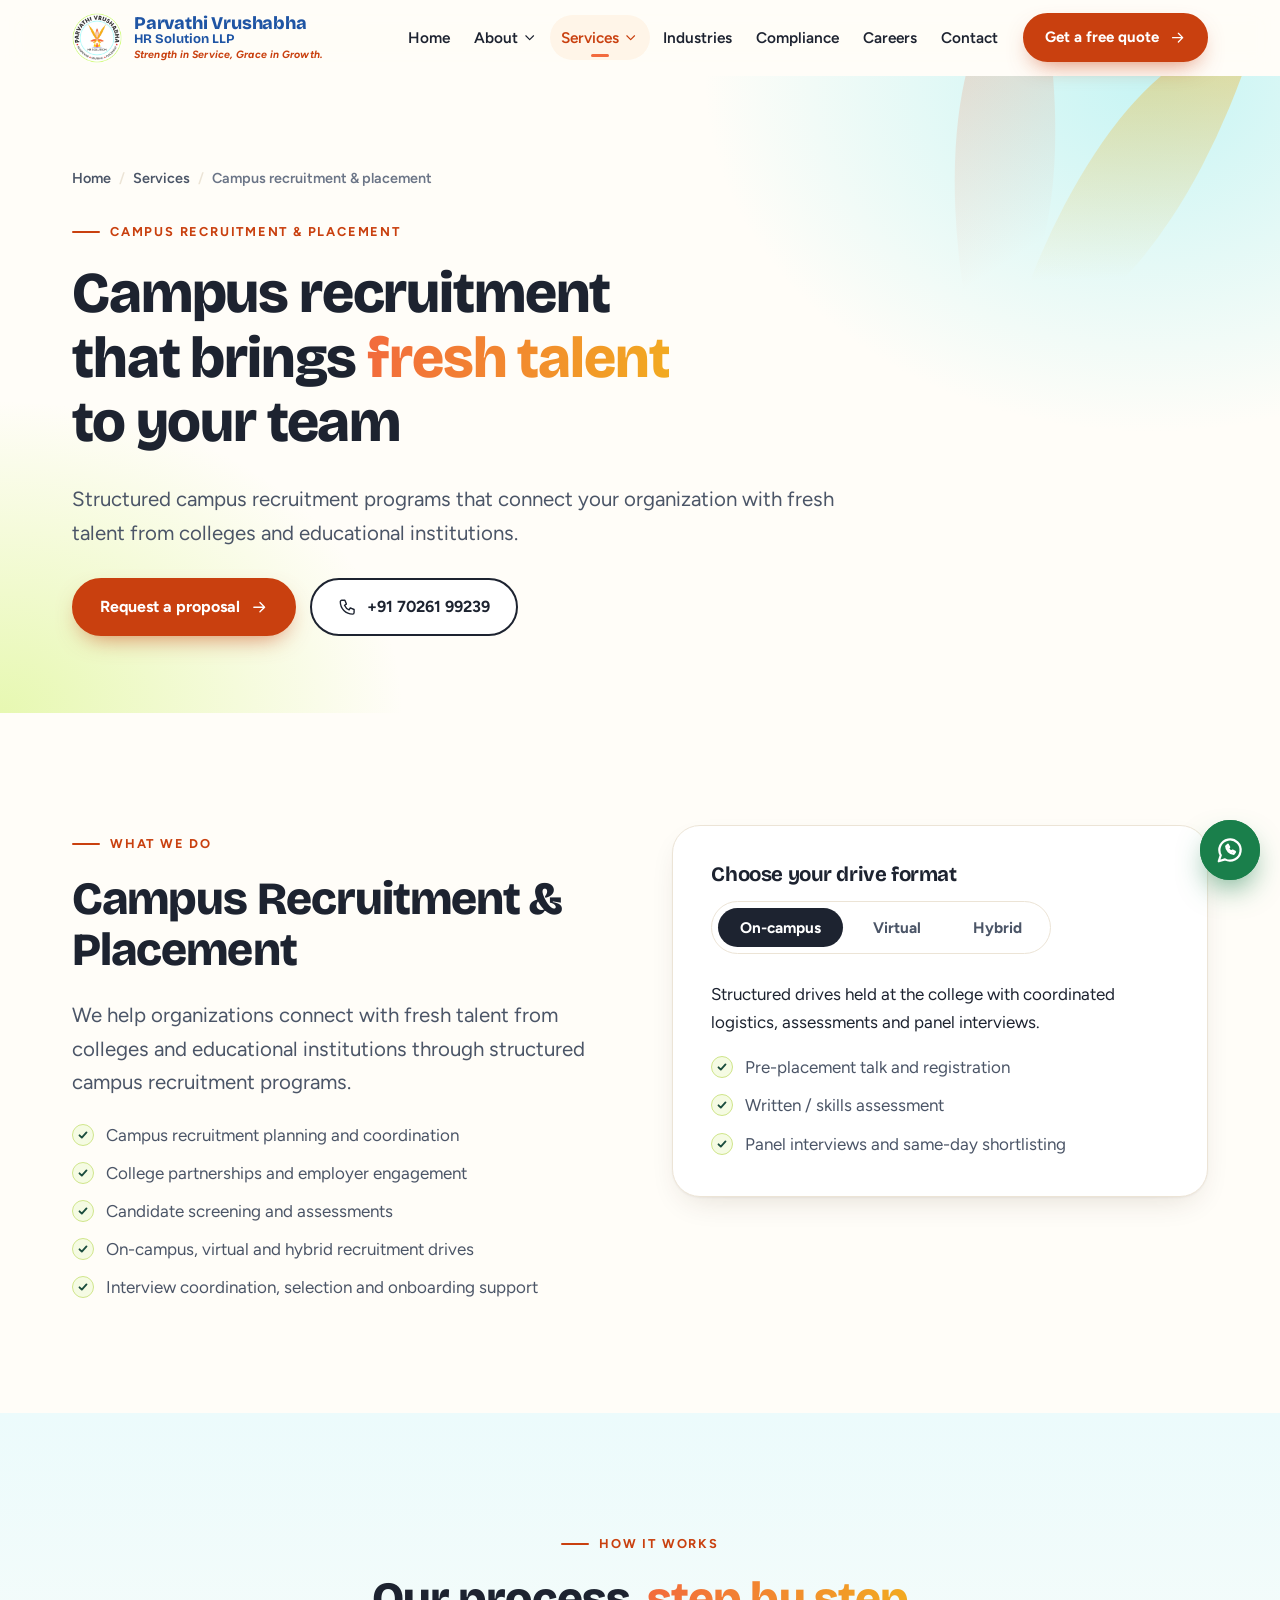
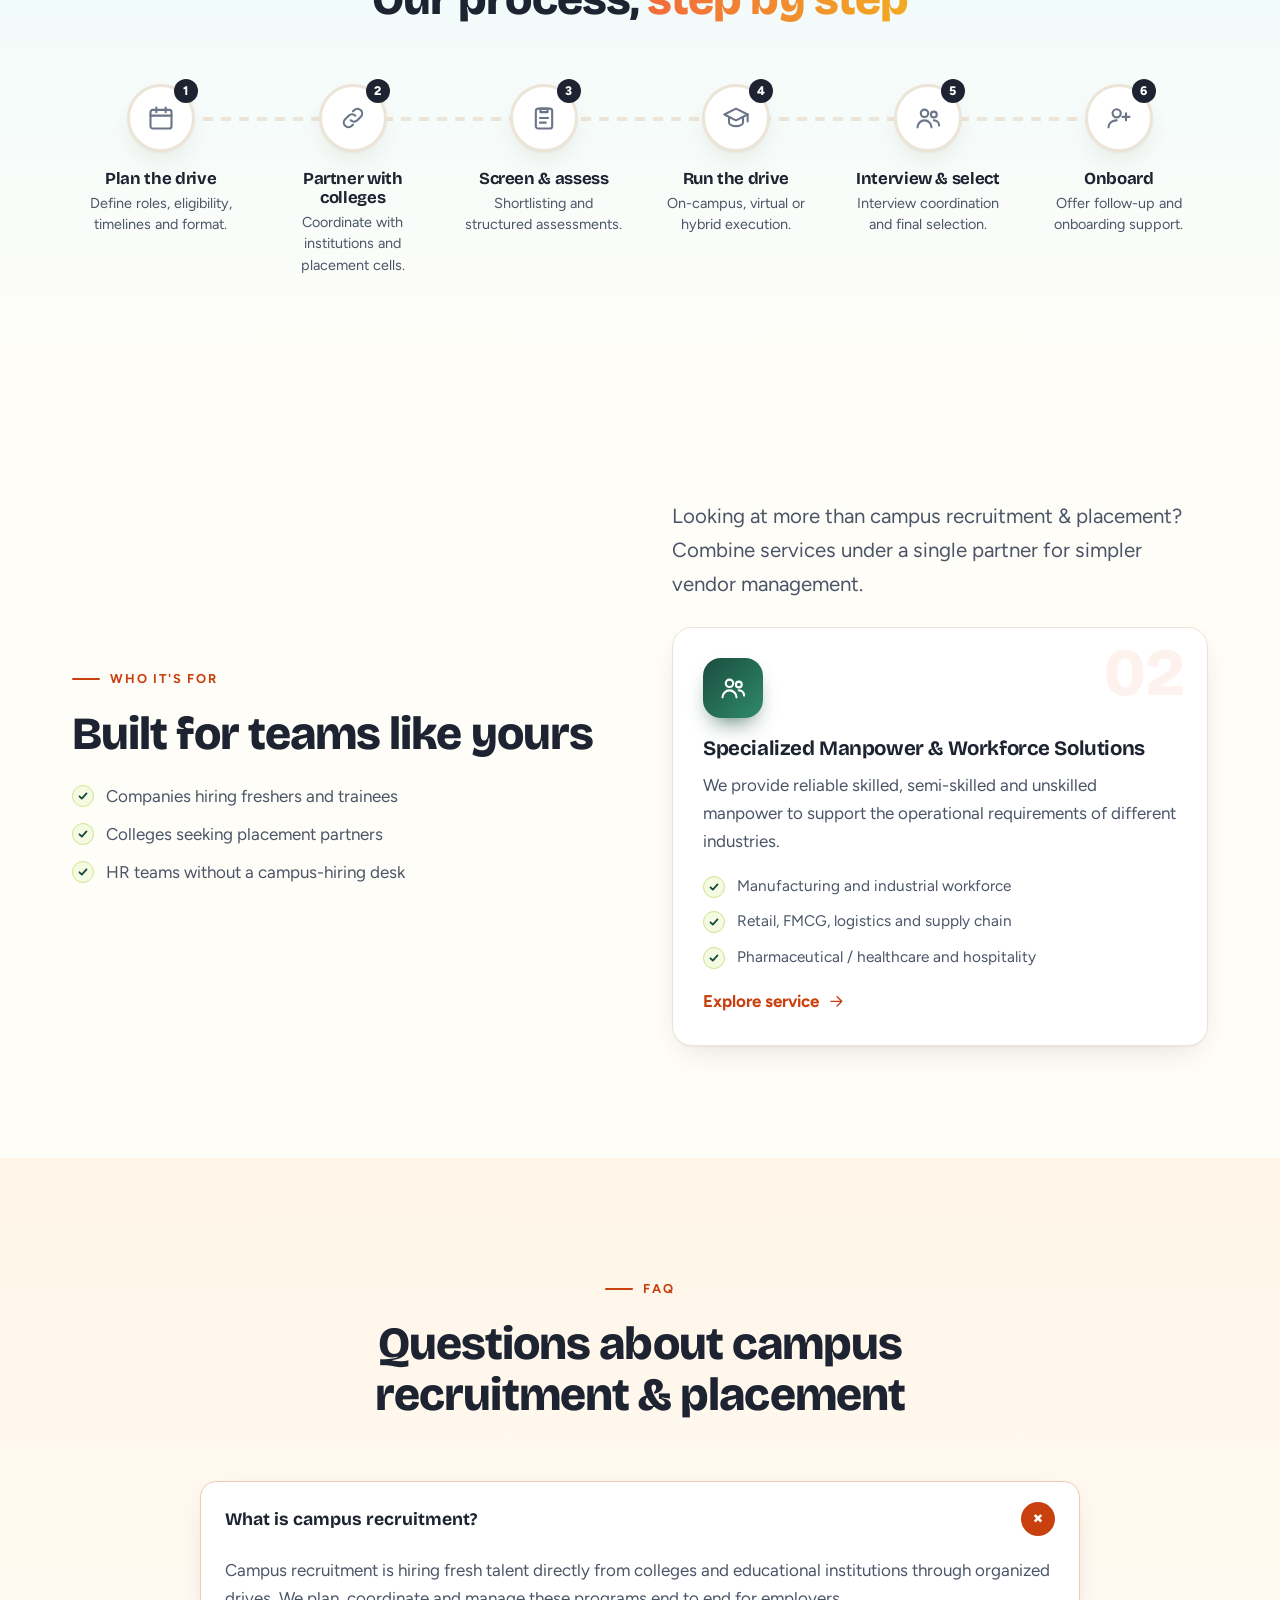
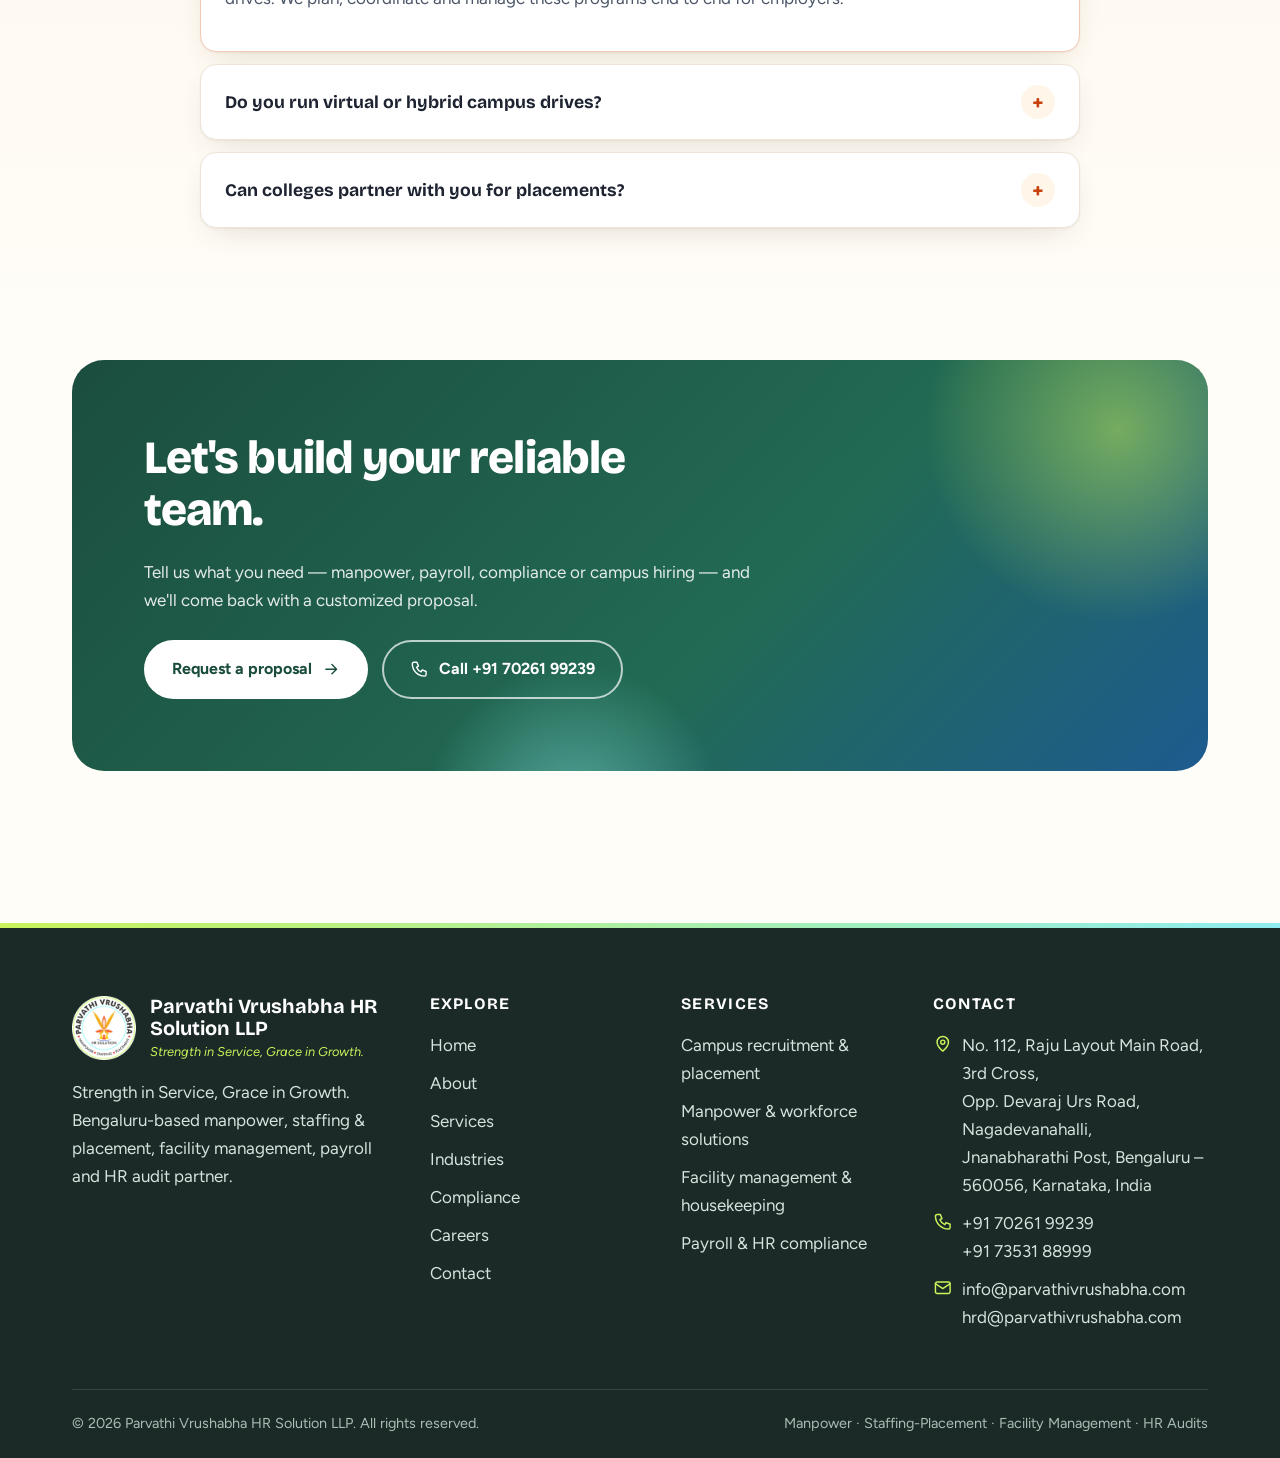
<file: services/campus-recruitment-placement/index.html>
<!doctype html>
<html lang="en-IN">
<head>
<meta charset="utf-8">
<meta name="viewport" content="width=device-width,initial-scale=1">
<title>Campus Recruitment &amp; Placement Services in Bengaluru | Parvathi Vrushabha HR Solution LLP</title>
<meta name="description" content="Structured campus recruitment: college partnerships, candidate screening and assessments, on-campus, virtual and hybrid drives, interviews and onboarding support in Bengaluru.">
<link rel="canonical" href="https://www.parvathivrushabha.com/services/campus-recruitment-placement/">
<link rel="alternate" hreflang="en-IN" href="https://www.parvathivrushabha.com/services/campus-recruitment-placement/"><link rel="alternate" hreflang="x-default" href="https://www.parvathivrushabha.com/services/campus-recruitment-placement/">
<meta name="robots" content="index,follow,max-image-preview:large,max-snippet:-1,max-video-preview:-1">
<meta name="author" content="Parvathi Vrushabha HR Solution LLP"><meta name="theme-color" content="#fffdf8">
<meta name="geo.region" content="IN-KA"><meta name="geo.placename" content="Bengaluru">
<meta property="og:type" content="website"><meta property="og:site_name" content="Parvathi Vrushabha HR Solution LLP"><meta property="og:locale" content="en_IN">
<meta property="og:title" content="Campus Recruitment &amp; Placement Services in Bengaluru | Parvathi Vrushabha HR Solution LLP"><meta property="og:description" content="Structured campus recruitment: college partnerships, candidate screening and assessments, on-campus, virtual and hybrid drives, interviews and onboarding support in Bengaluru."><meta property="og:url" content="https://www.parvathivrushabha.com/services/campus-recruitment-placement/">
<meta property="og:image" content="https://www.parvathivrushabha.com/assets/img/og-image.jpg"><meta property="og:image:width" content="1200"><meta property="og:image:height" content="630"><meta property="og:image:alt" content="Parvathi Vrushabha HR Solution LLP logo — Manpower, Staffing, Placement">
<meta name="twitter:card" content="summary_large_image"><meta name="twitter:title" content="Campus Recruitment &amp; Placement Services in Bengaluru | Parvathi Vrushabha HR Solution LLP"><meta name="twitter:description" content="Structured campus recruitment: college partnerships, candidate screening and assessments, on-campus, virtual and hybrid drives, interviews and onboarding support in Bengaluru."><meta name="twitter:image" content="https://www.parvathivrushabha.com/assets/img/og-image.jpg">
<link rel="icon" href="/assets/img/favicon.ico" sizes="any"><link rel="icon" type="image/png" sizes="192x192" href="/assets/img/icon-192.png"><link rel="apple-touch-icon" href="/assets/img/apple-touch-icon.png"><link rel="manifest" href="/site.webmanifest">
<link rel="alternate" type="text/markdown" href="/llms.txt" title="LLM-readable site summary">
<link rel="preconnect" href="https://fonts.googleapis.com"><link rel="preconnect" href="https://fonts.gstatic.com" crossorigin>
<link rel="stylesheet" href="https://fonts.googleapis.com/css2?family=Bricolage+Grotesque:opsz,wght@12..96,500..800&family=Figtree:wght@400;500;600;700;800&display=swap">
<link rel="stylesheet" href="/assets/css/styles.css?v=2026-11-27">
<script>document.documentElement.classList.add('js')</script>
<script type="application/ld+json">{"@context": "https://schema.org", "@graph": [{"@type": ["Organization", "EmploymentAgency"], "@id": "https://www.parvathivrushabha.com/#org", "name": "Parvathi Vrushabha HR Solution LLP", "legalName": "Parvathi Vrushabha HR Solution LLP", "alternateName": "Parvathi Vrushabha HR Solution", "url": "https://www.parvathivrushabha.com/", "logo": "https://www.parvathivrushabha.com/assets/img/icon-512.png", "image": "https://www.parvathivrushabha.com/assets/img/og-image.jpg", "slogan": "Strength in Service, Grace in Growth.", "foundingDate": "2026", "founder": {"@id": "https://www.parvathivrushabha.com/about/entrepreneurial-legacy/#anithadevi"}, "description": "Bengaluru-based HR and workforce solutions company offering manpower services, staffing and placement, campus recruitment, facility management and housekeeping, payroll management, HR audits and statutory compliance support.", "email": "info@parvathivrushabha.com", "telephone": ["+917026199239", "+917353188999"], "address": {"@type": "PostalAddress", "streetAddress": "No. 112, Raju Layout Main Road, 3rd Cross, Opp. Devaraj Urs Road, Nagadevanahalli, Jnanabharathi Post", "addressLocality": "Bengaluru", "addressRegion": "Karnataka", "postalCode": "560056", "addressCountry": "IN"}, "areaServed": [{"@type": "City", "name": "Bengaluru"}, {"@type": "State", "name": "Karnataka"}, {"@type": "Country", "name": "India"}], "contactPoint": [{"@type": "ContactPoint", "contactType": "customer service", "telephone": "+917026199239", "email": "info@parvathivrushabha.com", "availableLanguage": ["en", "kn", "hi"]}, {"@type": "ContactPoint", "contactType": "human resources", "telephone": "+917353188999", "email": "hrd@parvathivrushabha.com"}], "knowsAbout": ["Manpower services", "Staffing and placement", "Campus recruitment", "Facility management", "Housekeeping services", "Payroll management", "HR audits", "EPF ESI statutory compliance", "Contract labour compliance", "HR outsourcing"], "hasOfferCatalog": {"@type": "OfferCatalog", "name": "HR & workforce services", "itemListElement": [{"@type": "Offer", "itemOffered": {"@type": "Service", "name": "Campus Recruitment & Placement", "url": "https://www.parvathivrushabha.com/services/campus-recruitment-placement/"}}, {"@type": "Offer", "itemOffered": {"@type": "Service", "name": "Specialized Manpower & Workforce Solutions", "url": "https://www.parvathivrushabha.com/services/manpower-workforce-solutions/"}}, {"@type": "Offer", "itemOffered": {"@type": "Service", "name": "Facility Management & Housekeeping", "url": "https://www.parvathivrushabha.com/services/facility-management-housekeeping/"}}, {"@type": "Offer", "itemOffered": {"@type": "Service", "name": "Payroll Management & HR Compliance", "url": "https://www.parvathivrushabha.com/services/payroll-hr-compliance/"}}]}}, {"@type": "WebSite", "@id": "https://www.parvathivrushabha.com/#website", "url": "https://www.parvathivrushabha.com/", "name": "Parvathi Vrushabha HR Solution LLP", "publisher": {"@id": "https://www.parvathivrushabha.com/#org"}, "inLanguage": "en-IN"}, {"@type": "WebPage", "@id": "https://www.parvathivrushabha.com/services/campus-recruitment-placement/#webpage", "url": "https://www.parvathivrushabha.com/services/campus-recruitment-placement/", "name": "Campus Recruitment & Placement Services in Bengaluru | Parvathi Vrushabha HR Solution LLP", "description": "Structured campus recruitment: college partnerships, candidate screening and assessments, on-campus, virtual and hybrid drives, interviews and onboarding support in Bengaluru.", "isPartOf": {"@id": "https://www.parvathivrushabha.com/#website"}, "about": {"@id": "https://www.parvathivrushabha.com/#org"}, "inLanguage": "en-IN", "primaryImageOfPage": "https://www.parvathivrushabha.com/assets/img/og-image.jpg", "dateModified": "2026-11-27"}, {"@type": "BreadcrumbList", "itemListElement": [{"@type": "ListItem", "position": 1, "name": "Home", "item": "https://www.parvathivrushabha.com/"}, {"@type": "ListItem", "position": 2, "name": "Services", "item": "https://www.parvathivrushabha.com/services/"}, {"@type": "ListItem", "position": 3, "name": "Campus recruitment & placement", "item": "https://www.parvathivrushabha.com/services/campus-recruitment-placement/"}]}, {"@type": "Service", "@id": "https://www.parvathivrushabha.com/services/campus-recruitment-placement/#service", "name": "Campus Recruitment & Placement", "description": "We help organizations connect with fresh talent from colleges and educational institutions through structured campus recruitment programs.", "serviceType": "Campus recruitment & placement", "provider": {"@id": "https://www.parvathivrushabha.com/#org"}, "areaServed": {"@type": "City", "name": "Bengaluru"}, "url": "https://www.parvathivrushabha.com/services/campus-recruitment-placement/"}, {"@type": "FAQPage", "mainEntity": [{"@type": "Question", "name": "What is campus recruitment?", "acceptedAnswer": {"@type": "Answer", "text": "Campus recruitment is hiring fresh talent directly from colleges and educational institutions through organized drives. We plan, coordinate and manage these programs end to end for employers."}}, {"@type": "Question", "name": "Do you run virtual or hybrid campus drives?", "acceptedAnswer": {"@type": "Answer", "text": "Yes. We run on-campus, virtual and hybrid recruitment drives, with candidate screening, assessments, interview coordination, selection and onboarding support."}}, {"@type": "Question", "name": "Can colleges partner with you for placements?", "acceptedAnswer": {"@type": "Answer", "text": "Yes. We build college partnerships and maintain campus placement and institutional agreements. Colleges can contact us at hrd@parvathivrushabha.com or +91 73531 88999."}}]}]}</script>
</head>
<body>
<a class="skip" href="#main">Skip to content</a>
<div class="progress" aria-hidden="true"><i></i></div>
<svg width="0" height="0" style="position:absolute" aria-hidden="true" focusable="false"><defs><symbol id="i-users" viewBox="0 0 24 24"><circle cx="9" cy="8" r="3.2"/><path d="M3 20c0-3.3 2.7-6 6-6s6 2.7 6 6"/><circle cx="17" cy="9" r="2.5"/><path d="M17 14c2.5 0 4.5 2 4.5 4.5"/></symbol><symbol id="i-briefcase" viewBox="0 0 24 24"><rect x="3" y="7" width="18" height="13" rx="2"/><path d="M9 7V5a2 2 0 0 1 2-2h2a2 2 0 0 1 2 2v2M3 13h18"/></symbol><symbol id="i-cap" viewBox="0 0 24 24"><path d="M2 9l10-5 10 5-10 5z"/><path d="M6 11.5V16c0 1.5 3 3 6 3s6-1.5 6-3v-4.5M22 9v6"/></symbol><symbol id="i-building" viewBox="0 0 24 24"><rect x="4" y="3" width="16" height="18" rx="1.5"/><path d="M9 8h2M13 8h2M9 12h2M13 12h2M10 21v-4h4v4"/></symbol><symbol id="i-rupee" viewBox="0 0 24 24"><path d="M7 5h10M7 9h10M7 5c5 0 7 1.5 7 4s-2 4-7 4l7 6"/></symbol><symbol id="i-shield" viewBox="0 0 24 24"><path d="M12 3l7 3v5c0 4.5-3 8-7 10-4-2-7-5.5-7-10V6z"/><path d="M9 12l2 2 4-4"/></symbol><symbol id="i-factory" viewBox="0 0 24 24"><path d="M3 21V10l6 4v-4l6 4V6h3v15z"/><path d="M7 17h2M12 17h2M17 17h1"/></symbol><symbol id="i-cart" viewBox="0 0 24 24"><circle cx="9" cy="20" r="1.5"/><circle cx="18" cy="20" r="1.5"/><path d="M2 3h3l2.5 11h11L21 7H6"/></symbol><symbol id="i-truck" viewBox="0 0 24 24"><path d="M2 6h11v10H2zM13 9h4l4 4v3h-8"/><circle cx="7" cy="18" r="2"/><circle cx="17" cy="18" r="2"/></symbol><symbol id="i-medical" viewBox="0 0 24 24"><rect x="3" y="3" width="18" height="18" rx="4"/><path d="M12 8v8M8 12h8"/></symbol><symbol id="i-hotel" viewBox="0 0 24 24"><path d="M3 20V8M3 14h18v6M21 14v-2a3 3 0 0 0-3-3h-7v5"/><circle cx="7" cy="11" r="1.5"/></symbol><symbol id="i-warehouse" viewBox="0 0 24 24"><path d="M3 10l9-6 9 6v10H3z"/><path d="M8 20v-6h8v6M8 17h8"/></symbol><symbol id="i-store" viewBox="0 0 24 24"><path d="M4 9l1.5-5h13L20 9M4 9v11h16V9"/><path d="M4 9c0 2 3 2 4 0 1 2 3 2 4 0 1 2 3 2 4 0 1 2 4 2 4 0"/></symbol><symbol id="i-gear" viewBox="0 0 24 24"><circle cx="12" cy="12" r="3"/><path d="M12 2v3M12 19v3M2 12h3M19 12h3M5 5l2 2M17 17l2 2M5 19l2-2M17 7l2-2"/></symbol><symbol id="i-phone" viewBox="0 0 24 24"><path d="M5 3h4l2 5-2.5 1.5a11 11 0 0 0 6 6L16 13l5 2v4a2 2 0 0 1-2 2A16 16 0 0 1 3 5a2 2 0 0 1 2-2z"/></symbol><symbol id="i-mail" viewBox="0 0 24 24"><rect x="3" y="5" width="18" height="14" rx="2"/><path d="M3 7l9 6 9-6"/></symbol><symbol id="i-pin" viewBox="0 0 24 24"><path d="M12 21s7-6 7-11a7 7 0 0 0-14 0c0 5 7 11 7 11z"/><circle cx="12" cy="10" r="2.5"/></symbol><symbol id="i-whatsapp" viewBox="0 0 24 24"><path d="M3 21l1.6-4.8A8.5 8.5 0 1 1 8 19.5z"/><path d="M9 9c0 3 3 6 6 6l1-1.5-2-1-1 .8c-1-.5-2-1.5-2.5-2.5l.8-1-1-2z"/></symbol><symbol id="i-arrow" viewBox="0 0 24 24"><path d="M5 12h14M13 6l6 6-6 6"/></symbol><symbol id="i-chevron" viewBox="0 0 24 24"><path d="M6 9l6 6 6-6"/></symbol><symbol id="i-search" viewBox="0 0 24 24"><circle cx="11" cy="11" r="6"/><path d="M20 20l-4.5-4.5"/></symbol><symbol id="i-clipboard" viewBox="0 0 24 24"><rect x="5" y="4" width="14" height="17" rx="2"/><path d="M9 4h6v3H9zM8.5 12h7M8.5 16h5"/></symbol><symbol id="i-link" viewBox="0 0 24 24"><path d="M10 14a4 4 0 0 0 5.7 0l3-3a4 4 0 0 0-5.7-5.7l-1 1M14 10a4 4 0 0 0-5.7 0l-3 3a4 4 0 0 0 5.7 5.7l1-1"/></symbol><symbol id="i-scale" viewBox="0 0 24 24"><path d="M12 4v16M6 20h12M5 7h14M5 7l-3 7a3.5 3 0 0 0 6 0zM19 7l-3 7a3.5 3 0 0 0 6 0z"/></symbol><symbol id="i-lock" viewBox="0 0 24 24"><rect x="5" y="11" width="14" height="10" rx="2"/><path d="M8 11V8a4 4 0 0 1 8 0v3"/></symbol><symbol id="i-heart" viewBox="0 0 24 24"><path d="M12 21s-7-4.5-9-9.5C2 8 4 5 7 5c2 0 3.5 1 5 3 1.5-2 3-3 5-3 3 0 5 3 4 6.5-2 5-9 9.5-9 9.5z"/></symbol><symbol id="i-leaf" viewBox="0 0 24 24"><path d="M5 19C5 10 10 5 20 4c0 10-5 15-14 15zM5 19l8-8"/></symbol><symbol id="i-globe" viewBox="0 0 24 24"><circle cx="12" cy="12" r="9"/><path d="M3 12h18M12 3c3 3 3 15 0 18M12 3c-3 3-3 15 0 18"/></symbol><symbol id="i-eye" viewBox="0 0 24 24"><path d="M2 12s4-7 10-7 10 7 10 7-4 7-10 7S2 12 2 12z"/><circle cx="12" cy="12" r="3"/></symbol><symbol id="i-target" viewBox="0 0 24 24"><circle cx="12" cy="12" r="9"/><circle cx="12" cy="12" r="5"/><circle cx="12" cy="12" r="1"/></symbol><symbol id="i-trend" viewBox="0 0 24 24"><path d="M3 17l6-6 4 4 8-8M15 7h6v6"/></symbol><symbol id="i-book" viewBox="0 0 24 24"><path d="M4 5a2 2 0 0 1 2-2h13v16H6a2 2 0 0 0-2 2zM4 19V5M9 8h6"/></symbol><symbol id="i-hardhat" viewBox="0 0 24 24"><path d="M3 17h18M5 17a7 7 0 0 1 14 0M12 6v5M8 8l1.5 3M16 8l-1.5 3"/></symbol><symbol id="i-clock" viewBox="0 0 24 24"><circle cx="12" cy="12" r="9"/><path d="M12 7v5l3 2"/></symbol><symbol id="i-bucket" viewBox="0 0 24 24"><path d="M12 3v7M9 10h6l1 5H8zM7 15l-1 6h12l-1-6"/></symbol><symbol id="i-file" viewBox="0 0 24 24"><path d="M6 3h8l4 4v14H6zM14 3v4h4M9 13h6M9 17h6"/></symbol><symbol id="i-chart" viewBox="0 0 24 24"><path d="M4 20V4M4 20h16M8 16v-5M12 16V8M16 16v-3"/></symbol><symbol id="i-calendar" viewBox="0 0 24 24"><rect x="3" y="5" width="18" height="16" rx="2"/><path d="M3 10h18M8 3v4M16 3v4"/></symbol><symbol id="i-idcard" viewBox="0 0 24 24"><rect x="3" y="5" width="18" height="14" rx="2"/><circle cx="9" cy="11" r="2"/><path d="M6 16c0-1.5 1.5-2.5 3-2.5s3 1 3 2.5M14 10h4M14 14h3"/></symbol><symbol id="i-userplus" viewBox="0 0 24 24"><circle cx="10" cy="8" r="3.5"/><path d="M3 20c0-3.5 3-6 7-6M18 8v6M15 11h6"/></symbol><symbol id="i-star" viewBox="0 0 24 24"><path d="M12 3l2.7 5.6 6.1.9-4.4 4.3 1 6.1L12 17l-5.4 2.9 1-6.1L3.2 9.5l6.1-.9z"/></symbol><symbol id="i-check" viewBox="0 0 24 24"><path d="M5 12.5l4.5 4.5L19 7.5"/></symbol></defs></svg>
<header class="site-header"><div class="container nav-wrap">
<a class="brand" href="/" aria-label="Parvathi Vrushabha HR Solution LLP — home"><img src="/assets/img/logo.webp" width="50" height="50" alt="Parvathi Vrushabha HR Solution LLP logo"><span><b>Parvathi Vrushabha <span>HR Solution LLP</span></b><em class="slogan-mini">Strength in Service, Grace in Growth.</em></span></a>
<nav class="nav" id="site-nav" aria-label="Main"><ul><li><a class="nl" href="/">Home</a></li><li class="has-sub"><a class="nl" href="/about/">About<svg class="ic " aria-hidden="true" focusable="false"><use href="#i-chevron"/></svg></a><div class="sub"><a href="/about/"><svg class="ic " aria-hidden="true" focusable="false"><use href="#i-building"/></svg>Our story</a><a href="/about/entrepreneurial-legacy/"><svg class="ic " aria-hidden="true" focusable="false"><use href="#i-star"/></svg>Entrepreneurial legacy</a></div></li><li class="has-sub"><a class="nl" href="/services/" aria-current="page">Services<svg class="ic " aria-hidden="true" focusable="false"><use href="#i-chevron"/></svg></a><div class="sub"><a href="/services/campus-recruitment-placement/"><svg class="ic " aria-hidden="true" focusable="false"><use href="#i-cap"/></svg>Campus recruitment &amp; placement</a><a href="/services/manpower-workforce-solutions/"><svg class="ic " aria-hidden="true" focusable="false"><use href="#i-users"/></svg>Manpower &amp; workforce solutions</a><a href="/services/facility-management-housekeeping/"><svg class="ic " aria-hidden="true" focusable="false"><use href="#i-building"/></svg>Facility management &amp; housekeeping</a><a href="/services/payroll-hr-compliance/"><svg class="ic " aria-hidden="true" focusable="false"><use href="#i-rupee"/></svg>Payroll &amp; HR compliance</a></div></li><li><a class="nl" href="/industries/">Industries</a></li><li><a class="nl" href="/compliance/">Compliance</a></li><li><a class="nl" href="/careers/">Careers</a></li><li><a class="nl" href="/contact/">Contact</a></li></ul><span class="nav-cta"><a class="btn sm" href="/contact/">Get a free quote <svg class="ic go" aria-hidden="true" focusable="false"><use href="#i-arrow"/></svg></a></span></nav>
<button class="burger" aria-expanded="false" aria-controls="site-nav" aria-label="Open menu"><span></span></button>
</div></header>
<main id="main">
<section class="page-hero"><span class="leaf a" aria-hidden="true"></span><span class="leaf b" aria-hidden="true"></span>
<div class="container"><nav aria-label="Breadcrumb"><ol class="crumbs"><li><a href="/">Home</a></li><li><a href="/services/">Services</a></li><li aria-current="page">Campus recruitment &amp; placement</li></ol></nav><p class="eyebrow" data-reveal="" style="--i:0">Campus recruitment &amp; placement</p><h1 data-reveal="" style="--i:1">Campus recruitment that brings <span class="hl">fresh talent</span> to your team</h1><p class="lead" data-reveal="" style="--i:2">Structured campus recruitment programs that connect your organization with fresh talent from colleges and educational institutions.</p><div class="btn-row" style="margin-top:28px" data-reveal="" style="--i:3"><a class="btn" data-magnetic href="/contact/?service=Campus%20recruitment%20%26%20placement">Request a proposal <svg class="ic go" aria-hidden="true" focusable="false"><use href="#i-arrow"/></svg></a><a class="btn ghost" href="tel:+917026199239"><svg class="ic " aria-hidden="true" focusable="false"><use href="#i-phone"/></svg> +91 70261 99239</a></div></div></section><section class="section"><div class="container"><div class="split top"><div data-reveal="left" style="--i:0"><p class="eyebrow">What we do</p><h2>Campus Recruitment &amp; Placement</h2><p class="lead">We help organizations connect with fresh talent from colleges and educational institutions through structured campus recruitment programs.</p>
<ul class="ticks" style="margin-top:18px"><li>Campus recruitment planning and coordination</li><li>College partnerships and employer engagement</li><li>Candidate screening and assessments</li><li>On-campus, virtual and hybrid recruitment drives</li><li>Interview coordination, selection and onboarding support</li></ul></div><div class="panel" data-reveal="right" style="--i:1" data-tabs><h3 style="margin-bottom:14px">Choose your drive format</h3>
<div class="tabs" role="tablist" aria-label="Drive format"><button class="tab" role="tab" aria-selected="true">On-campus</button><button class="tab" role="tab" aria-selected="false">Virtual</button><button class="tab" role="tab" aria-selected="false">Hybrid</button></div>
<div class="tabpanel" role="tabpanel"><p>Structured drives held at the college with coordinated logistics, assessments and panel interviews.</p><ul class="ticks"><li>Pre-placement talk and registration</li><li>Written / skills assessment</li><li>Panel interviews and same-day shortlisting</li></ul></div>
<div class="tabpanel" role="tabpanel"><p>Remote assessments and video interviews so students can participate from anywhere.</p><ul class="ticks"><li>Online registration and screening</li><li>Remote assessments</li><li>Video interviews and virtual selection</li></ul></div>
<div class="tabpanel" role="tabpanel"><p>A blend of both — early rounds online, final rounds on campus — flexible for employers and institutions.</p><ul class="ticks"><li>Online screening for wider reach</li><li>On-campus final interviews</li><li>Single coordinated schedule</li></ul></div></div></div></div></div></section><section class="section tint-aqua"><div class="container"><div class="section-head center" data-reveal="" style="--i:0"><p class="eyebrow">How it works</p><h2>Our process, <span class="hl">step by step</span></h2></div><ol class="steps" style="list-style:none;padding:0;margin:0"><li class="step" data-reveal="" style="--i:0"><div class="dot"><svg class="ic " aria-hidden="true" focusable="false"><use href="#i-calendar"/></svg><em>1</em></div><div><h4>Plan the drive</h4><p>Define roles, eligibility, timelines and format.</p></div></li><li class="step" data-reveal="" style="--i:1"><div class="dot"><svg class="ic " aria-hidden="true" focusable="false"><use href="#i-link"/></svg><em>2</em></div><div><h4>Partner with colleges</h4><p>Coordinate with institutions and placement cells.</p></div></li><li class="step" data-reveal="" style="--i:2"><div class="dot"><svg class="ic " aria-hidden="true" focusable="false"><use href="#i-clipboard"/></svg><em>3</em></div><div><h4>Screen &amp; assess</h4><p>Shortlisting and structured assessments.</p></div></li><li class="step" data-reveal="" style="--i:3"><div class="dot"><svg class="ic " aria-hidden="true" focusable="false"><use href="#i-cap"/></svg><em>4</em></div><div><h4>Run the drive</h4><p>On-campus, virtual or hybrid execution.</p></div></li><li class="step" data-reveal="" style="--i:4"><div class="dot"><svg class="ic " aria-hidden="true" focusable="false"><use href="#i-users"/></svg><em>5</em></div><div><h4>Interview &amp; select</h4><p>Interview coordination and final selection.</p></div></li><li class="step" data-reveal="" style="--i:5"><div class="dot"><svg class="ic " aria-hidden="true" focusable="false"><use href="#i-userplus"/></svg><em>6</em></div><div><h4>Onboard</h4><p>Offer follow-up and onboarding support.</p></div></li></ol></div></section>
<section class="section"><div class="container"><div class="split"><div data-reveal="left" style="--i:0"><p class="eyebrow">Who it's for</p><h2>Built for teams like yours</h2><ul class="ticks" style="margin-top:16px"><li>Companies hiring freshers and trainees</li><li>Colleges seeking placement partners</li><li>HR teams without a campus-hiring desk</li></ul></div>
<div class="grid"  data-reveal="right" style="--i:1"><p class="lead" style="margin:0">Looking at more than campus recruitment &amp; placement? Combine services under a single partner for simpler vendor management.</p><article class="card service-card" data-tilt data-reveal="" style="--i:2"><span class="num" aria-hidden="true">02</span><div class="icon-badge g"><svg class="ic " aria-hidden="true" focusable="false"><use href="#i-users"/></svg></div>
<h3>Specialized Manpower &amp; Workforce Solutions</h3><p>We provide reliable skilled, semi-skilled and unskilled manpower to support the operational requirements of different industries.</p><ul class="ticks"><li>Manufacturing and industrial workforce</li><li>Retail, FMCG, logistics and supply chain</li><li>Pharmaceutical / healthcare and hospitality</li></ul><a class="more" href="/services/manpower-workforce-solutions/">Explore service <svg class="ic " aria-hidden="true" focusable="false"><use href="#i-arrow"/></svg></a></article></div></div></div></section>
<section class="section tint-warm"><div class="container"><div class="section-head center" data-reveal="" style="--i:0"><p class="eyebrow">FAQ</p><h2>Questions about campus recruitment &amp; placement</h2></div><div class="faq"><details open><summary>What is campus recruitment?</summary><div class="ans"><p>Campus recruitment is hiring fresh talent directly from colleges and educational institutions through organized drives. We plan, coordinate and manage these programs end to end for employers.</p></div></details><details><summary>Do you run virtual or hybrid campus drives?</summary><div class="ans"><p>Yes. We run on-campus, virtual and hybrid recruitment drives, with candidate screening, assessments, interview coordination, selection and onboarding support.</p></div></details><details><summary>Can colleges partner with you for placements?</summary><div class="ans"><p>Yes. We build college partnerships and maintain campus placement and institutional agreements. Colleges can contact us at hrd@parvathivrushabha.com or +91 73531 88999.</p></div></details></div></div></section><section class="section" style="padding-top:20px"><div class="container"><div class="cta" data-reveal="zoom" style="--i:0">
<h2>Let's build your reliable team.</h2><p>Tell us what you need — manpower, payroll, compliance or campus hiring — and we'll come back with a customized proposal.</p>
<div class="btn-row" style="margin-top:26px"><a class="btn" data-magnetic href="/contact/?service=Campus%20recruitment%20%26%20placement">Request a proposal <svg class="ic go" aria-hidden="true" focusable="false"><use href="#i-arrow"/></svg></a><a class="btn ghost" href="tel:+917026199239"><svg class="ic " aria-hidden="true" focusable="false"><use href="#i-phone"/></svg> Call +91 70261 99239</a></div></div></div></section>
</main>
<footer class="site-footer"><div class="container">
<div class="foot-grid">
<div><div class="foot-brand"><img src="/assets/img/logo.webp" width="64" height="64" alt="" loading="lazy"><div><b>Parvathi Vrushabha HR Solution LLP</b><small class="slg">Strength in Service, Grace in Growth.</small></div></div>
<p>Strength in Service, Grace in Growth. Bengaluru-based manpower, staffing &amp; placement, facility management, payroll and HR audit partner.</p></div>
<div><h4>Explore</h4><ul><li><a href="/">Home</a></li><li><a href="/about/">About</a></li><li><a href="/services/">Services</a></li><li><a href="/industries/">Industries</a></li><li><a href="/compliance/">Compliance</a></li><li><a href="/careers/">Careers</a></li><li><a href="/contact/">Contact</a></li></ul></div>
<div><h4>Services</h4><ul><li><a href="/services/campus-recruitment-placement/">Campus recruitment &amp; placement</a></li><li><a href="/services/manpower-workforce-solutions/">Manpower &amp; workforce solutions</a></li><li><a href="/services/facility-management-housekeeping/">Facility management &amp; housekeeping</a></li><li><a href="/services/payroll-hr-compliance/">Payroll &amp; HR compliance</a></li></ul></div>
<div><h4>Contact</h4><address style="font-style:normal"><ul>
<li class="contact-li"><svg class="ic " aria-hidden="true" focusable="false"><use href="#i-pin"/></svg><span>No. 112, Raju Layout Main Road, 3rd Cross,<br>Opp. Devaraj Urs Road, Nagadevanahalli,<br>Jnanabharathi Post, Bengaluru – 560056, Karnataka, India</span></li>
<li class="contact-li"><svg class="ic " aria-hidden="true" focusable="false"><use href="#i-phone"/></svg><span><a href="tel:+917026199239">+91 70261 99239</a><br><a href="tel:+917353188999">+91 73531 88999</a></span></li>
<li class="contact-li"><svg class="ic " aria-hidden="true" focusable="false"><use href="#i-mail"/></svg><span><a href="mailto:info@parvathivrushabha.com">info@parvathivrushabha.com</a><br><a href="mailto:hrd@parvathivrushabha.com">hrd@parvathivrushabha.com</a></span></li>
</ul></address></div></div>
<div class="foot-bottom"><span>© 2026 Parvathi Vrushabha HR Solution LLP. All rights reserved.</span><span>Manpower · Staffing-Placement · Facility Management · HR Audits</span></div>
</div></footer>
<a class="wa-float" href="https://wa.me/917026199239?text=Hello,%20I%20would%20like%20to%20know%20more%20about%20your%20HR%20and%20manpower%20services." target="_blank" rel="noopener" aria-label="Chat on WhatsApp"><svg class="ic " aria-hidden="true" focusable="false"><use href="#i-whatsapp"/></svg></a>
<button class="to-top" aria-label="Back to top"><svg class="ic " aria-hidden="true" focusable="false"><use href="#i-arrow"/></svg></button>
<script src="/assets/js/main.js?v=2026-11-27" defer></script>
</body></html>
</file>
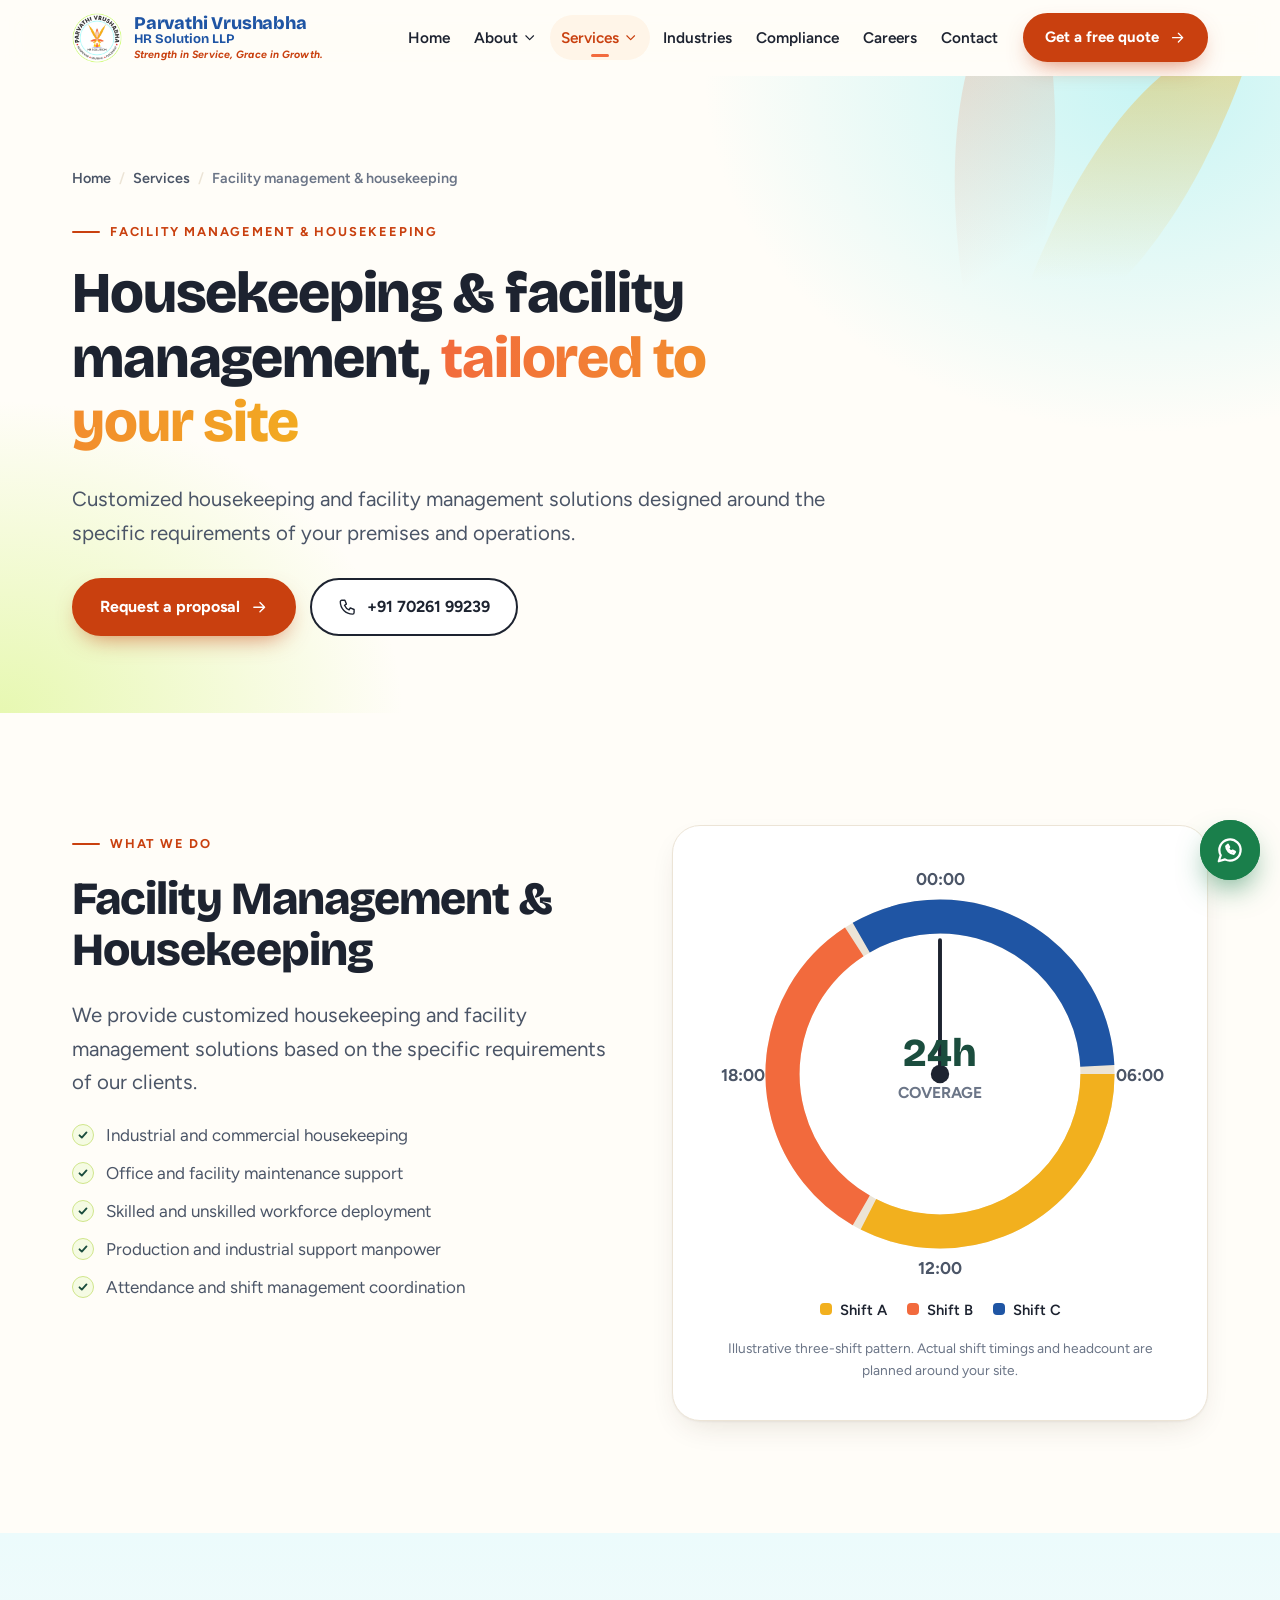
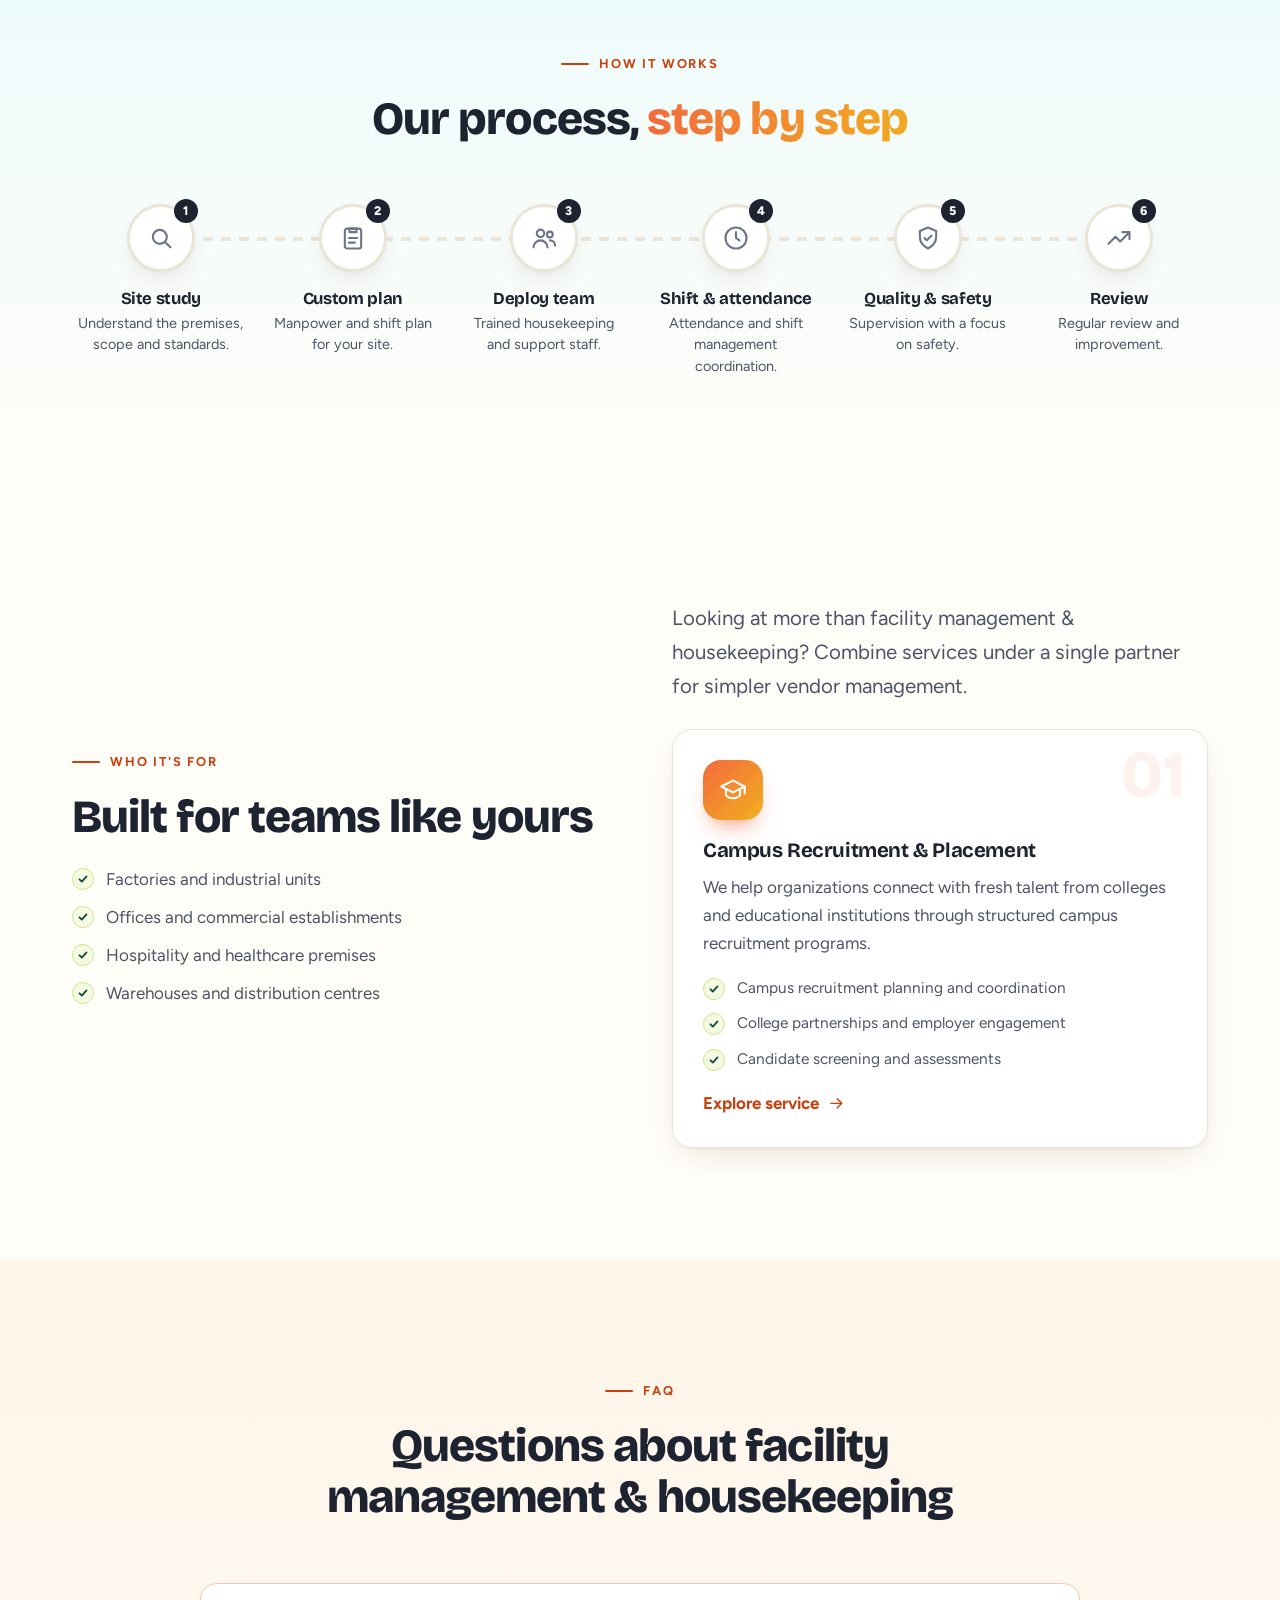
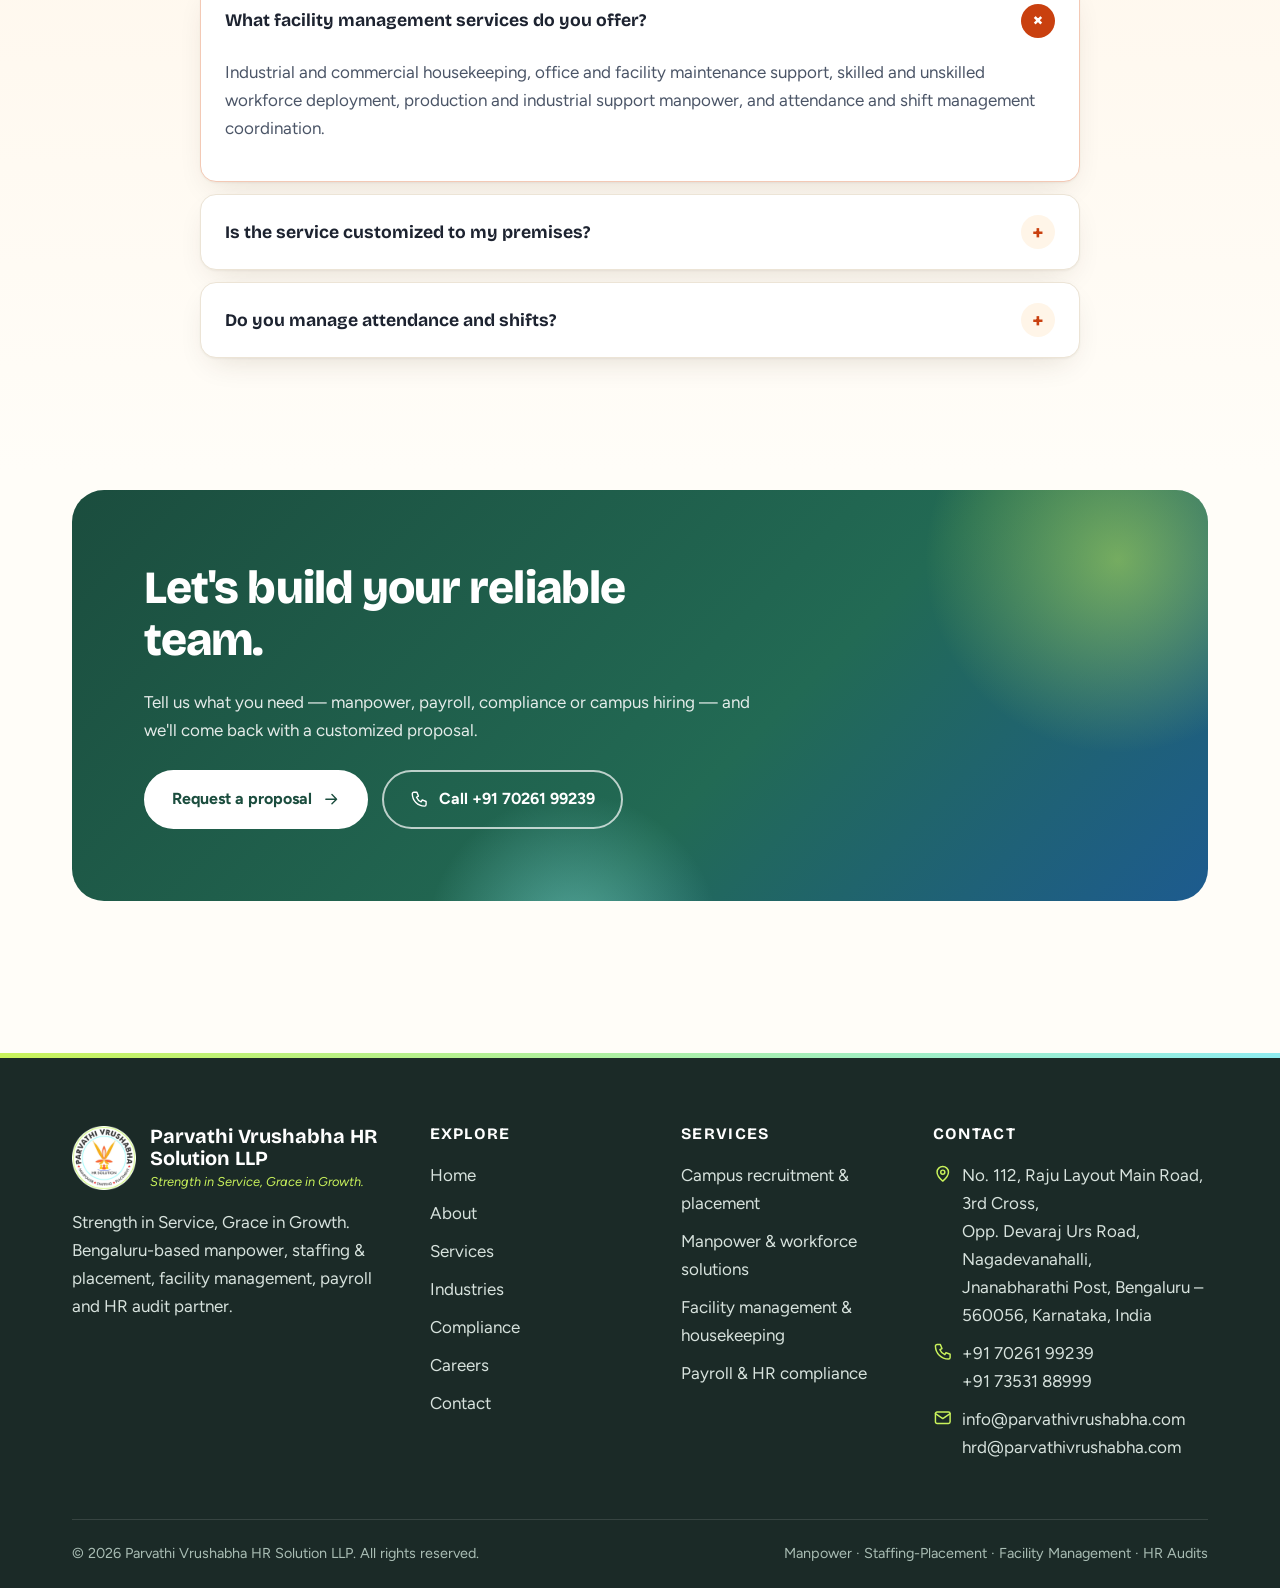
<file: services/facility-management-housekeeping/index.html>
<!doctype html>
<html lang="en-IN">
<head>
<meta charset="utf-8">
<meta name="viewport" content="width=device-width,initial-scale=1">
<title>Housekeeping &amp; Facility Management Services in Bengaluru | Parvathi Vrushabha HR Solution LLP</title>
<meta name="description" content="Industrial and commercial housekeeping and facility management in Bengaluru: office maintenance, skilled and unskilled workforce deployment, attendance and shift coordination.">
<link rel="canonical" href="https://www.parvathivrushabha.com/services/facility-management-housekeeping/">
<link rel="alternate" hreflang="en-IN" href="https://www.parvathivrushabha.com/services/facility-management-housekeeping/"><link rel="alternate" hreflang="x-default" href="https://www.parvathivrushabha.com/services/facility-management-housekeeping/">
<meta name="robots" content="index,follow,max-image-preview:large,max-snippet:-1,max-video-preview:-1">
<meta name="author" content="Parvathi Vrushabha HR Solution LLP"><meta name="theme-color" content="#fffdf8">
<meta name="geo.region" content="IN-KA"><meta name="geo.placename" content="Bengaluru">
<meta property="og:type" content="website"><meta property="og:site_name" content="Parvathi Vrushabha HR Solution LLP"><meta property="og:locale" content="en_IN">
<meta property="og:title" content="Housekeeping &amp; Facility Management Services in Bengaluru | Parvathi Vrushabha HR Solution LLP"><meta property="og:description" content="Industrial and commercial housekeeping and facility management in Bengaluru: office maintenance, skilled and unskilled workforce deployment, attendance and shift coordination."><meta property="og:url" content="https://www.parvathivrushabha.com/services/facility-management-housekeeping/">
<meta property="og:image" content="https://www.parvathivrushabha.com/assets/img/og-image.jpg"><meta property="og:image:width" content="1200"><meta property="og:image:height" content="630"><meta property="og:image:alt" content="Parvathi Vrushabha HR Solution LLP logo — Manpower, Staffing, Placement">
<meta name="twitter:card" content="summary_large_image"><meta name="twitter:title" content="Housekeeping &amp; Facility Management Services in Bengaluru | Parvathi Vrushabha HR Solution LLP"><meta name="twitter:description" content="Industrial and commercial housekeeping and facility management in Bengaluru: office maintenance, skilled and unskilled workforce deployment, attendance and shift coordination."><meta name="twitter:image" content="https://www.parvathivrushabha.com/assets/img/og-image.jpg">
<link rel="icon" href="/assets/img/favicon.ico" sizes="any"><link rel="icon" type="image/png" sizes="192x192" href="/assets/img/icon-192.png"><link rel="apple-touch-icon" href="/assets/img/apple-touch-icon.png"><link rel="manifest" href="/site.webmanifest">
<link rel="alternate" type="text/markdown" href="/llms.txt" title="LLM-readable site summary">
<link rel="preconnect" href="https://fonts.googleapis.com"><link rel="preconnect" href="https://fonts.gstatic.com" crossorigin>
<link rel="stylesheet" href="https://fonts.googleapis.com/css2?family=Bricolage+Grotesque:opsz,wght@12..96,500..800&family=Figtree:wght@400;500;600;700;800&display=swap">
<link rel="stylesheet" href="/assets/css/styles.css?v=2026-11-27">
<script>document.documentElement.classList.add('js')</script>
<script type="application/ld+json">{"@context": "https://schema.org", "@graph": [{"@type": ["Organization", "EmploymentAgency"], "@id": "https://www.parvathivrushabha.com/#org", "name": "Parvathi Vrushabha HR Solution LLP", "legalName": "Parvathi Vrushabha HR Solution LLP", "alternateName": "Parvathi Vrushabha HR Solution", "url": "https://www.parvathivrushabha.com/", "logo": "https://www.parvathivrushabha.com/assets/img/icon-512.png", "image": "https://www.parvathivrushabha.com/assets/img/og-image.jpg", "slogan": "Strength in Service, Grace in Growth.", "foundingDate": "2026", "founder": {"@id": "https://www.parvathivrushabha.com/about/entrepreneurial-legacy/#anithadevi"}, "description": "Bengaluru-based HR and workforce solutions company offering manpower services, staffing and placement, campus recruitment, facility management and housekeeping, payroll management, HR audits and statutory compliance support.", "email": "info@parvathivrushabha.com", "telephone": ["+917026199239", "+917353188999"], "address": {"@type": "PostalAddress", "streetAddress": "No. 112, Raju Layout Main Road, 3rd Cross, Opp. Devaraj Urs Road, Nagadevanahalli, Jnanabharathi Post", "addressLocality": "Bengaluru", "addressRegion": "Karnataka", "postalCode": "560056", "addressCountry": "IN"}, "areaServed": [{"@type": "City", "name": "Bengaluru"}, {"@type": "State", "name": "Karnataka"}, {"@type": "Country", "name": "India"}], "contactPoint": [{"@type": "ContactPoint", "contactType": "customer service", "telephone": "+917026199239", "email": "info@parvathivrushabha.com", "availableLanguage": ["en", "kn", "hi"]}, {"@type": "ContactPoint", "contactType": "human resources", "telephone": "+917353188999", "email": "hrd@parvathivrushabha.com"}], "knowsAbout": ["Manpower services", "Staffing and placement", "Campus recruitment", "Facility management", "Housekeeping services", "Payroll management", "HR audits", "EPF ESI statutory compliance", "Contract labour compliance", "HR outsourcing"], "hasOfferCatalog": {"@type": "OfferCatalog", "name": "HR & workforce services", "itemListElement": [{"@type": "Offer", "itemOffered": {"@type": "Service", "name": "Campus Recruitment & Placement", "url": "https://www.parvathivrushabha.com/services/campus-recruitment-placement/"}}, {"@type": "Offer", "itemOffered": {"@type": "Service", "name": "Specialized Manpower & Workforce Solutions", "url": "https://www.parvathivrushabha.com/services/manpower-workforce-solutions/"}}, {"@type": "Offer", "itemOffered": {"@type": "Service", "name": "Facility Management & Housekeeping", "url": "https://www.parvathivrushabha.com/services/facility-management-housekeeping/"}}, {"@type": "Offer", "itemOffered": {"@type": "Service", "name": "Payroll Management & HR Compliance", "url": "https://www.parvathivrushabha.com/services/payroll-hr-compliance/"}}]}}, {"@type": "WebSite", "@id": "https://www.parvathivrushabha.com/#website", "url": "https://www.parvathivrushabha.com/", "name": "Parvathi Vrushabha HR Solution LLP", "publisher": {"@id": "https://www.parvathivrushabha.com/#org"}, "inLanguage": "en-IN"}, {"@type": "WebPage", "@id": "https://www.parvathivrushabha.com/services/facility-management-housekeeping/#webpage", "url": "https://www.parvathivrushabha.com/services/facility-management-housekeeping/", "name": "Housekeeping & Facility Management Services in Bengaluru | Parvathi Vrushabha HR Solution LLP", "description": "Industrial and commercial housekeeping and facility management in Bengaluru: office maintenance, skilled and unskilled workforce deployment, attendance and shift coordination.", "isPartOf": {"@id": "https://www.parvathivrushabha.com/#website"}, "about": {"@id": "https://www.parvathivrushabha.com/#org"}, "inLanguage": "en-IN", "primaryImageOfPage": "https://www.parvathivrushabha.com/assets/img/og-image.jpg", "dateModified": "2026-11-27"}, {"@type": "BreadcrumbList", "itemListElement": [{"@type": "ListItem", "position": 1, "name": "Home", "item": "https://www.parvathivrushabha.com/"}, {"@type": "ListItem", "position": 2, "name": "Services", "item": "https://www.parvathivrushabha.com/services/"}, {"@type": "ListItem", "position": 3, "name": "Facility management & housekeeping", "item": "https://www.parvathivrushabha.com/services/facility-management-housekeeping/"}]}, {"@type": "Service", "@id": "https://www.parvathivrushabha.com/services/facility-management-housekeeping/#service", "name": "Facility Management & Housekeeping", "description": "We provide customized housekeeping and facility management solutions based on the specific requirements of our clients.", "serviceType": "Facility management & housekeeping", "provider": {"@id": "https://www.parvathivrushabha.com/#org"}, "areaServed": {"@type": "City", "name": "Bengaluru"}, "url": "https://www.parvathivrushabha.com/services/facility-management-housekeeping/"}, {"@type": "FAQPage", "mainEntity": [{"@type": "Question", "name": "What facility management services do you offer?", "acceptedAnswer": {"@type": "Answer", "text": "Industrial and commercial housekeeping, office and facility maintenance support, skilled and unskilled workforce deployment, production and industrial support manpower, and attendance and shift management coordination."}}, {"@type": "Question", "name": "Is the service customized to my premises?", "acceptedAnswer": {"@type": "Answer", "text": "Yes. Every solution is based on the specific requirements of the client — site type, scope, shifts and headcount."}}, {"@type": "Question", "name": "Do you manage attendance and shifts?", "acceptedAnswer": {"@type": "Answer", "text": "Yes. Attendance and shift management coordination is part of our facility management service."}}]}]}</script>
</head>
<body>
<a class="skip" href="#main">Skip to content</a>
<div class="progress" aria-hidden="true"><i></i></div>
<svg width="0" height="0" style="position:absolute" aria-hidden="true" focusable="false"><defs><symbol id="i-users" viewBox="0 0 24 24"><circle cx="9" cy="8" r="3.2"/><path d="M3 20c0-3.3 2.7-6 6-6s6 2.7 6 6"/><circle cx="17" cy="9" r="2.5"/><path d="M17 14c2.5 0 4.5 2 4.5 4.5"/></symbol><symbol id="i-briefcase" viewBox="0 0 24 24"><rect x="3" y="7" width="18" height="13" rx="2"/><path d="M9 7V5a2 2 0 0 1 2-2h2a2 2 0 0 1 2 2v2M3 13h18"/></symbol><symbol id="i-cap" viewBox="0 0 24 24"><path d="M2 9l10-5 10 5-10 5z"/><path d="M6 11.5V16c0 1.5 3 3 6 3s6-1.5 6-3v-4.5M22 9v6"/></symbol><symbol id="i-building" viewBox="0 0 24 24"><rect x="4" y="3" width="16" height="18" rx="1.5"/><path d="M9 8h2M13 8h2M9 12h2M13 12h2M10 21v-4h4v4"/></symbol><symbol id="i-rupee" viewBox="0 0 24 24"><path d="M7 5h10M7 9h10M7 5c5 0 7 1.5 7 4s-2 4-7 4l7 6"/></symbol><symbol id="i-shield" viewBox="0 0 24 24"><path d="M12 3l7 3v5c0 4.5-3 8-7 10-4-2-7-5.5-7-10V6z"/><path d="M9 12l2 2 4-4"/></symbol><symbol id="i-factory" viewBox="0 0 24 24"><path d="M3 21V10l6 4v-4l6 4V6h3v15z"/><path d="M7 17h2M12 17h2M17 17h1"/></symbol><symbol id="i-cart" viewBox="0 0 24 24"><circle cx="9" cy="20" r="1.5"/><circle cx="18" cy="20" r="1.5"/><path d="M2 3h3l2.5 11h11L21 7H6"/></symbol><symbol id="i-truck" viewBox="0 0 24 24"><path d="M2 6h11v10H2zM13 9h4l4 4v3h-8"/><circle cx="7" cy="18" r="2"/><circle cx="17" cy="18" r="2"/></symbol><symbol id="i-medical" viewBox="0 0 24 24"><rect x="3" y="3" width="18" height="18" rx="4"/><path d="M12 8v8M8 12h8"/></symbol><symbol id="i-hotel" viewBox="0 0 24 24"><path d="M3 20V8M3 14h18v6M21 14v-2a3 3 0 0 0-3-3h-7v5"/><circle cx="7" cy="11" r="1.5"/></symbol><symbol id="i-warehouse" viewBox="0 0 24 24"><path d="M3 10l9-6 9 6v10H3z"/><path d="M8 20v-6h8v6M8 17h8"/></symbol><symbol id="i-store" viewBox="0 0 24 24"><path d="M4 9l1.5-5h13L20 9M4 9v11h16V9"/><path d="M4 9c0 2 3 2 4 0 1 2 3 2 4 0 1 2 3 2 4 0 1 2 4 2 4 0"/></symbol><symbol id="i-gear" viewBox="0 0 24 24"><circle cx="12" cy="12" r="3"/><path d="M12 2v3M12 19v3M2 12h3M19 12h3M5 5l2 2M17 17l2 2M5 19l2-2M17 7l2-2"/></symbol><symbol id="i-phone" viewBox="0 0 24 24"><path d="M5 3h4l2 5-2.5 1.5a11 11 0 0 0 6 6L16 13l5 2v4a2 2 0 0 1-2 2A16 16 0 0 1 3 5a2 2 0 0 1 2-2z"/></symbol><symbol id="i-mail" viewBox="0 0 24 24"><rect x="3" y="5" width="18" height="14" rx="2"/><path d="M3 7l9 6 9-6"/></symbol><symbol id="i-pin" viewBox="0 0 24 24"><path d="M12 21s7-6 7-11a7 7 0 0 0-14 0c0 5 7 11 7 11z"/><circle cx="12" cy="10" r="2.5"/></symbol><symbol id="i-whatsapp" viewBox="0 0 24 24"><path d="M3 21l1.6-4.8A8.5 8.5 0 1 1 8 19.5z"/><path d="M9 9c0 3 3 6 6 6l1-1.5-2-1-1 .8c-1-.5-2-1.5-2.5-2.5l.8-1-1-2z"/></symbol><symbol id="i-arrow" viewBox="0 0 24 24"><path d="M5 12h14M13 6l6 6-6 6"/></symbol><symbol id="i-chevron" viewBox="0 0 24 24"><path d="M6 9l6 6 6-6"/></symbol><symbol id="i-search" viewBox="0 0 24 24"><circle cx="11" cy="11" r="6"/><path d="M20 20l-4.5-4.5"/></symbol><symbol id="i-clipboard" viewBox="0 0 24 24"><rect x="5" y="4" width="14" height="17" rx="2"/><path d="M9 4h6v3H9zM8.5 12h7M8.5 16h5"/></symbol><symbol id="i-link" viewBox="0 0 24 24"><path d="M10 14a4 4 0 0 0 5.7 0l3-3a4 4 0 0 0-5.7-5.7l-1 1M14 10a4 4 0 0 0-5.7 0l-3 3a4 4 0 0 0 5.7 5.7l1-1"/></symbol><symbol id="i-scale" viewBox="0 0 24 24"><path d="M12 4v16M6 20h12M5 7h14M5 7l-3 7a3.5 3 0 0 0 6 0zM19 7l-3 7a3.5 3 0 0 0 6 0z"/></symbol><symbol id="i-lock" viewBox="0 0 24 24"><rect x="5" y="11" width="14" height="10" rx="2"/><path d="M8 11V8a4 4 0 0 1 8 0v3"/></symbol><symbol id="i-heart" viewBox="0 0 24 24"><path d="M12 21s-7-4.5-9-9.5C2 8 4 5 7 5c2 0 3.5 1 5 3 1.5-2 3-3 5-3 3 0 5 3 4 6.5-2 5-9 9.5-9 9.5z"/></symbol><symbol id="i-leaf" viewBox="0 0 24 24"><path d="M5 19C5 10 10 5 20 4c0 10-5 15-14 15zM5 19l8-8"/></symbol><symbol id="i-globe" viewBox="0 0 24 24"><circle cx="12" cy="12" r="9"/><path d="M3 12h18M12 3c3 3 3 15 0 18M12 3c-3 3-3 15 0 18"/></symbol><symbol id="i-eye" viewBox="0 0 24 24"><path d="M2 12s4-7 10-7 10 7 10 7-4 7-10 7S2 12 2 12z"/><circle cx="12" cy="12" r="3"/></symbol><symbol id="i-target" viewBox="0 0 24 24"><circle cx="12" cy="12" r="9"/><circle cx="12" cy="12" r="5"/><circle cx="12" cy="12" r="1"/></symbol><symbol id="i-trend" viewBox="0 0 24 24"><path d="M3 17l6-6 4 4 8-8M15 7h6v6"/></symbol><symbol id="i-book" viewBox="0 0 24 24"><path d="M4 5a2 2 0 0 1 2-2h13v16H6a2 2 0 0 0-2 2zM4 19V5M9 8h6"/></symbol><symbol id="i-hardhat" viewBox="0 0 24 24"><path d="M3 17h18M5 17a7 7 0 0 1 14 0M12 6v5M8 8l1.5 3M16 8l-1.5 3"/></symbol><symbol id="i-clock" viewBox="0 0 24 24"><circle cx="12" cy="12" r="9"/><path d="M12 7v5l3 2"/></symbol><symbol id="i-bucket" viewBox="0 0 24 24"><path d="M12 3v7M9 10h6l1 5H8zM7 15l-1 6h12l-1-6"/></symbol><symbol id="i-file" viewBox="0 0 24 24"><path d="M6 3h8l4 4v14H6zM14 3v4h4M9 13h6M9 17h6"/></symbol><symbol id="i-chart" viewBox="0 0 24 24"><path d="M4 20V4M4 20h16M8 16v-5M12 16V8M16 16v-3"/></symbol><symbol id="i-calendar" viewBox="0 0 24 24"><rect x="3" y="5" width="18" height="16" rx="2"/><path d="M3 10h18M8 3v4M16 3v4"/></symbol><symbol id="i-idcard" viewBox="0 0 24 24"><rect x="3" y="5" width="18" height="14" rx="2"/><circle cx="9" cy="11" r="2"/><path d="M6 16c0-1.5 1.5-2.5 3-2.5s3 1 3 2.5M14 10h4M14 14h3"/></symbol><symbol id="i-userplus" viewBox="0 0 24 24"><circle cx="10" cy="8" r="3.5"/><path d="M3 20c0-3.5 3-6 7-6M18 8v6M15 11h6"/></symbol><symbol id="i-star" viewBox="0 0 24 24"><path d="M12 3l2.7 5.6 6.1.9-4.4 4.3 1 6.1L12 17l-5.4 2.9 1-6.1L3.2 9.5l6.1-.9z"/></symbol><symbol id="i-check" viewBox="0 0 24 24"><path d="M5 12.5l4.5 4.5L19 7.5"/></symbol></defs></svg>
<header class="site-header"><div class="container nav-wrap">
<a class="brand" href="/" aria-label="Parvathi Vrushabha HR Solution LLP — home"><img src="/assets/img/logo.webp" width="50" height="50" alt="Parvathi Vrushabha HR Solution LLP logo"><span><b>Parvathi Vrushabha <span>HR Solution LLP</span></b><em class="slogan-mini">Strength in Service, Grace in Growth.</em></span></a>
<nav class="nav" id="site-nav" aria-label="Main"><ul><li><a class="nl" href="/">Home</a></li><li class="has-sub"><a class="nl" href="/about/">About<svg class="ic " aria-hidden="true" focusable="false"><use href="#i-chevron"/></svg></a><div class="sub"><a href="/about/"><svg class="ic " aria-hidden="true" focusable="false"><use href="#i-building"/></svg>Our story</a><a href="/about/entrepreneurial-legacy/"><svg class="ic " aria-hidden="true" focusable="false"><use href="#i-star"/></svg>Entrepreneurial legacy</a></div></li><li class="has-sub"><a class="nl" href="/services/" aria-current="page">Services<svg class="ic " aria-hidden="true" focusable="false"><use href="#i-chevron"/></svg></a><div class="sub"><a href="/services/campus-recruitment-placement/"><svg class="ic " aria-hidden="true" focusable="false"><use href="#i-cap"/></svg>Campus recruitment &amp; placement</a><a href="/services/manpower-workforce-solutions/"><svg class="ic " aria-hidden="true" focusable="false"><use href="#i-users"/></svg>Manpower &amp; workforce solutions</a><a href="/services/facility-management-housekeeping/"><svg class="ic " aria-hidden="true" focusable="false"><use href="#i-building"/></svg>Facility management &amp; housekeeping</a><a href="/services/payroll-hr-compliance/"><svg class="ic " aria-hidden="true" focusable="false"><use href="#i-rupee"/></svg>Payroll &amp; HR compliance</a></div></li><li><a class="nl" href="/industries/">Industries</a></li><li><a class="nl" href="/compliance/">Compliance</a></li><li><a class="nl" href="/careers/">Careers</a></li><li><a class="nl" href="/contact/">Contact</a></li></ul><span class="nav-cta"><a class="btn sm" href="/contact/">Get a free quote <svg class="ic go" aria-hidden="true" focusable="false"><use href="#i-arrow"/></svg></a></span></nav>
<button class="burger" aria-expanded="false" aria-controls="site-nav" aria-label="Open menu"><span></span></button>
</div></header>
<main id="main">
<section class="page-hero"><span class="leaf a" aria-hidden="true"></span><span class="leaf b" aria-hidden="true"></span>
<div class="container"><nav aria-label="Breadcrumb"><ol class="crumbs"><li><a href="/">Home</a></li><li><a href="/services/">Services</a></li><li aria-current="page">Facility management &amp; housekeeping</li></ol></nav><p class="eyebrow" data-reveal="" style="--i:0">Facility management &amp; housekeeping</p><h1 data-reveal="" style="--i:1">Housekeeping &amp; facility management, <span class="hl">tailored to your site</span></h1><p class="lead" data-reveal="" style="--i:2">Customized housekeeping and facility management solutions designed around the specific requirements of your premises and operations.</p><div class="btn-row" style="margin-top:28px" data-reveal="" style="--i:3"><a class="btn" data-magnetic href="/contact/?service=Facility%20management%20%26%20housekeeping">Request a proposal <svg class="ic go" aria-hidden="true" focusable="false"><use href="#i-arrow"/></svg></a><a class="btn ghost" href="tel:+917026199239"><svg class="ic " aria-hidden="true" focusable="false"><use href="#i-phone"/></svg> +91 70261 99239</a></div></div></section><section class="section"><div class="container"><div class="split top"><div data-reveal="left" style="--i:0"><p class="eyebrow">What we do</p><h2>Facility Management &amp; Housekeeping</h2><p class="lead">We provide customized housekeeping and facility management solutions based on the specific requirements of our clients.</p>
<ul class="ticks" style="margin-top:18px"><li>Industrial and commercial housekeeping</li><li>Office and facility maintenance support</li><li>Skilled and unskilled workforce deployment</li><li>Production and industrial support manpower</li><li>Attendance and shift management coordination</li></ul></div><div class="panel center" data-reveal="right" style="--i:1"><div class="clock" role="img" aria-label="Illustrative 24-hour three-shift coverage ring"><svg viewBox="0 0 320 320"><circle cx="160" cy="160" r="120" fill="none" stroke="#ece4d6" stroke-width="26"/>
<circle class="arc" cx="160" cy="160" r="120" stroke="#f2b01e" style="--len:245" transform="rotate(0 160 160)"/><circle class="arc" cx="160" cy="160" r="120" stroke="#f26a3d" style="--len:245;transition-delay:.3s" transform="rotate(120 160 160)"/><circle class="arc" cx="160" cy="160" r="120" stroke="#1f55a4" style="--len:245;transition-delay:.6s" transform="rotate(240 160 160)"/>
<g font-family="Figtree,sans-serif" font-size="13" font-weight="700" fill="#4b5567" text-anchor="middle"><text x="160" y="16">00:00</text><text x="312" y="165">06:00</text><text x="160" y="312">12:00</text><text x="10" y="165">18:00</text></g>
<g class="hand"><line x1="160" y1="160" x2="160" y2="58" stroke="#1d2330" stroke-width="3" stroke-linecap="round"/><circle cx="160" cy="160" r="7" fill="#1d2330"/></g>
<text x="160" y="154" text-anchor="middle" font-family="Bricolage Grotesque,sans-serif" font-weight="800" font-size="30" fill="#1b4d3e">24h</text><text x="160" y="178" text-anchor="middle" font-family="Figtree,sans-serif" font-weight="700" font-size="12" fill="#6b7587">COVERAGE</text></svg>
<div class="legend"><span><i style="--c:#f2b01e"></i>Shift A</span><span><i style="--c:#f26a3d"></i>Shift B</span><span><i style="--c:#1f55a4"></i>Shift C</span></div></div>
<p class="form-note" style="margin-top:14px">Illustrative three-shift pattern. Actual shift timings and headcount are planned around your site.</p></div></div></div></section><section class="section tint-aqua"><div class="container"><div class="section-head center" data-reveal="" style="--i:0"><p class="eyebrow">How it works</p><h2>Our process, <span class="hl">step by step</span></h2></div><ol class="steps" style="list-style:none;padding:0;margin:0"><li class="step" data-reveal="" style="--i:0"><div class="dot"><svg class="ic " aria-hidden="true" focusable="false"><use href="#i-search"/></svg><em>1</em></div><div><h4>Site study</h4><p>Understand the premises, scope and standards.</p></div></li><li class="step" data-reveal="" style="--i:1"><div class="dot"><svg class="ic " aria-hidden="true" focusable="false"><use href="#i-clipboard"/></svg><em>2</em></div><div><h4>Custom plan</h4><p>Manpower and shift plan for your site.</p></div></li><li class="step" data-reveal="" style="--i:2"><div class="dot"><svg class="ic " aria-hidden="true" focusable="false"><use href="#i-users"/></svg><em>3</em></div><div><h4>Deploy team</h4><p>Trained housekeeping and support staff.</p></div></li><li class="step" data-reveal="" style="--i:3"><div class="dot"><svg class="ic " aria-hidden="true" focusable="false"><use href="#i-clock"/></svg><em>4</em></div><div><h4>Shift &amp; attendance</h4><p>Attendance and shift management coordination.</p></div></li><li class="step" data-reveal="" style="--i:4"><div class="dot"><svg class="ic " aria-hidden="true" focusable="false"><use href="#i-shield"/></svg><em>5</em></div><div><h4>Quality &amp; safety</h4><p>Supervision with a focus on safety.</p></div></li><li class="step" data-reveal="" style="--i:5"><div class="dot"><svg class="ic " aria-hidden="true" focusable="false"><use href="#i-trend"/></svg><em>6</em></div><div><h4>Review</h4><p>Regular review and improvement.</p></div></li></ol></div></section>
<section class="section"><div class="container"><div class="split"><div data-reveal="left" style="--i:0"><p class="eyebrow">Who it's for</p><h2>Built for teams like yours</h2><ul class="ticks" style="margin-top:16px"><li>Factories and industrial units</li><li>Offices and commercial establishments</li><li>Hospitality and healthcare premises</li><li>Warehouses and distribution centres</li></ul></div>
<div class="grid"  data-reveal="right" style="--i:1"><p class="lead" style="margin:0">Looking at more than facility management &amp; housekeeping? Combine services under a single partner for simpler vendor management.</p><article class="card service-card" data-tilt data-reveal="" style="--i:1"><span class="num" aria-hidden="true">01</span><div class="icon-badge "><svg class="ic " aria-hidden="true" focusable="false"><use href="#i-cap"/></svg></div>
<h3>Campus Recruitment &amp; Placement</h3><p>We help organizations connect with fresh talent from colleges and educational institutions through structured campus recruitment programs.</p><ul class="ticks"><li>Campus recruitment planning and coordination</li><li>College partnerships and employer engagement</li><li>Candidate screening and assessments</li></ul><a class="more" href="/services/campus-recruitment-placement/">Explore service <svg class="ic " aria-hidden="true" focusable="false"><use href="#i-arrow"/></svg></a></article></div></div></div></section>
<section class="section tint-warm"><div class="container"><div class="section-head center" data-reveal="" style="--i:0"><p class="eyebrow">FAQ</p><h2>Questions about facility management &amp; housekeeping</h2></div><div class="faq"><details open><summary>What facility management services do you offer?</summary><div class="ans"><p>Industrial and commercial housekeeping, office and facility maintenance support, skilled and unskilled workforce deployment, production and industrial support manpower, and attendance and shift management coordination.</p></div></details><details><summary>Is the service customized to my premises?</summary><div class="ans"><p>Yes. Every solution is based on the specific requirements of the client — site type, scope, shifts and headcount.</p></div></details><details><summary>Do you manage attendance and shifts?</summary><div class="ans"><p>Yes. Attendance and shift management coordination is part of our facility management service.</p></div></details></div></div></section><section class="section" style="padding-top:20px"><div class="container"><div class="cta" data-reveal="zoom" style="--i:0">
<h2>Let's build your reliable team.</h2><p>Tell us what you need — manpower, payroll, compliance or campus hiring — and we'll come back with a customized proposal.</p>
<div class="btn-row" style="margin-top:26px"><a class="btn" data-magnetic href="/contact/?service=Facility%20management%20%26%20housekeeping">Request a proposal <svg class="ic go" aria-hidden="true" focusable="false"><use href="#i-arrow"/></svg></a><a class="btn ghost" href="tel:+917026199239"><svg class="ic " aria-hidden="true" focusable="false"><use href="#i-phone"/></svg> Call +91 70261 99239</a></div></div></div></section>
</main>
<footer class="site-footer"><div class="container">
<div class="foot-grid">
<div><div class="foot-brand"><img src="/assets/img/logo.webp" width="64" height="64" alt="" loading="lazy"><div><b>Parvathi Vrushabha HR Solution LLP</b><small class="slg">Strength in Service, Grace in Growth.</small></div></div>
<p>Strength in Service, Grace in Growth. Bengaluru-based manpower, staffing &amp; placement, facility management, payroll and HR audit partner.</p></div>
<div><h4>Explore</h4><ul><li><a href="/">Home</a></li><li><a href="/about/">About</a></li><li><a href="/services/">Services</a></li><li><a href="/industries/">Industries</a></li><li><a href="/compliance/">Compliance</a></li><li><a href="/careers/">Careers</a></li><li><a href="/contact/">Contact</a></li></ul></div>
<div><h4>Services</h4><ul><li><a href="/services/campus-recruitment-placement/">Campus recruitment &amp; placement</a></li><li><a href="/services/manpower-workforce-solutions/">Manpower &amp; workforce solutions</a></li><li><a href="/services/facility-management-housekeeping/">Facility management &amp; housekeeping</a></li><li><a href="/services/payroll-hr-compliance/">Payroll &amp; HR compliance</a></li></ul></div>
<div><h4>Contact</h4><address style="font-style:normal"><ul>
<li class="contact-li"><svg class="ic " aria-hidden="true" focusable="false"><use href="#i-pin"/></svg><span>No. 112, Raju Layout Main Road, 3rd Cross,<br>Opp. Devaraj Urs Road, Nagadevanahalli,<br>Jnanabharathi Post, Bengaluru – 560056, Karnataka, India</span></li>
<li class="contact-li"><svg class="ic " aria-hidden="true" focusable="false"><use href="#i-phone"/></svg><span><a href="tel:+917026199239">+91 70261 99239</a><br><a href="tel:+917353188999">+91 73531 88999</a></span></li>
<li class="contact-li"><svg class="ic " aria-hidden="true" focusable="false"><use href="#i-mail"/></svg><span><a href="mailto:info@parvathivrushabha.com">info@parvathivrushabha.com</a><br><a href="mailto:hrd@parvathivrushabha.com">hrd@parvathivrushabha.com</a></span></li>
</ul></address></div></div>
<div class="foot-bottom"><span>© 2026 Parvathi Vrushabha HR Solution LLP. All rights reserved.</span><span>Manpower · Staffing-Placement · Facility Management · HR Audits</span></div>
</div></footer>
<a class="wa-float" href="https://wa.me/917026199239?text=Hello,%20I%20would%20like%20to%20know%20more%20about%20your%20HR%20and%20manpower%20services." target="_blank" rel="noopener" aria-label="Chat on WhatsApp"><svg class="ic " aria-hidden="true" focusable="false"><use href="#i-whatsapp"/></svg></a>
<button class="to-top" aria-label="Back to top"><svg class="ic " aria-hidden="true" focusable="false"><use href="#i-arrow"/></svg></button>
<script src="/assets/js/main.js?v=2026-11-27" defer></script>
</body></html>
</file>
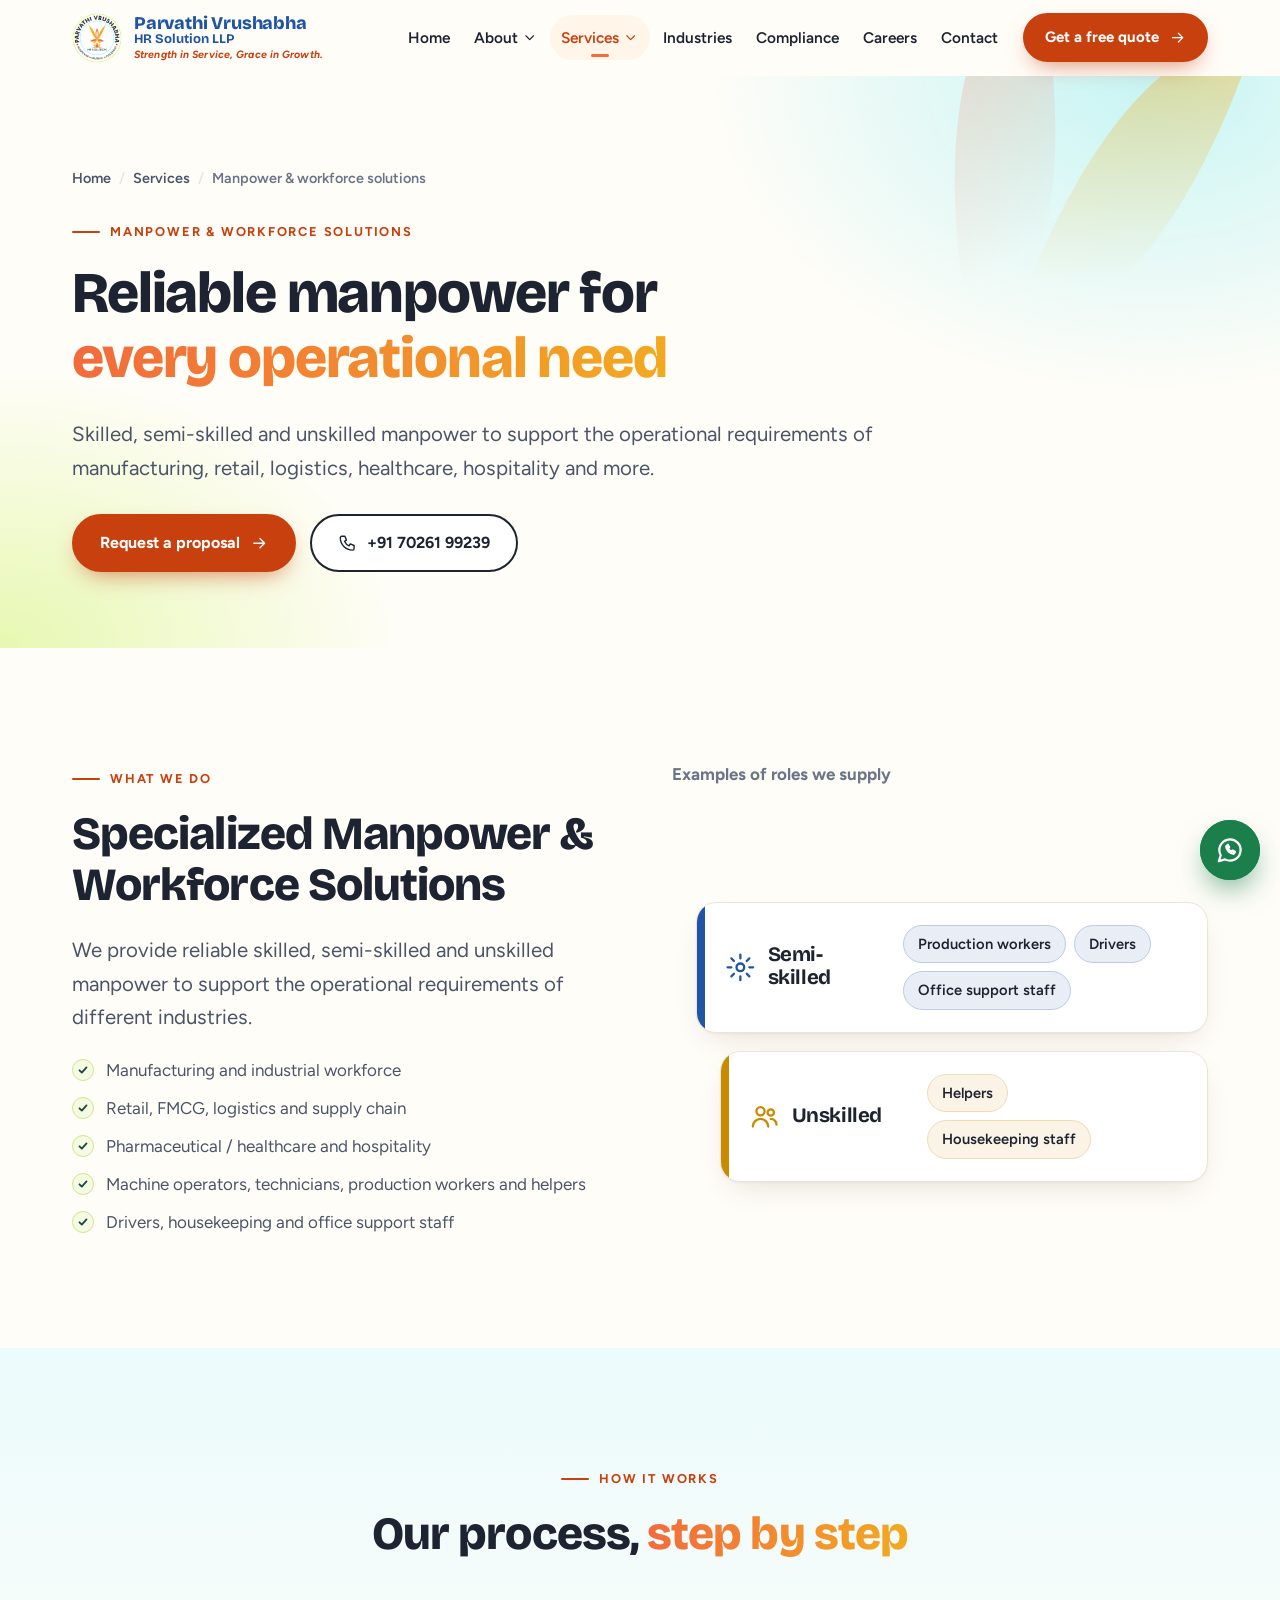
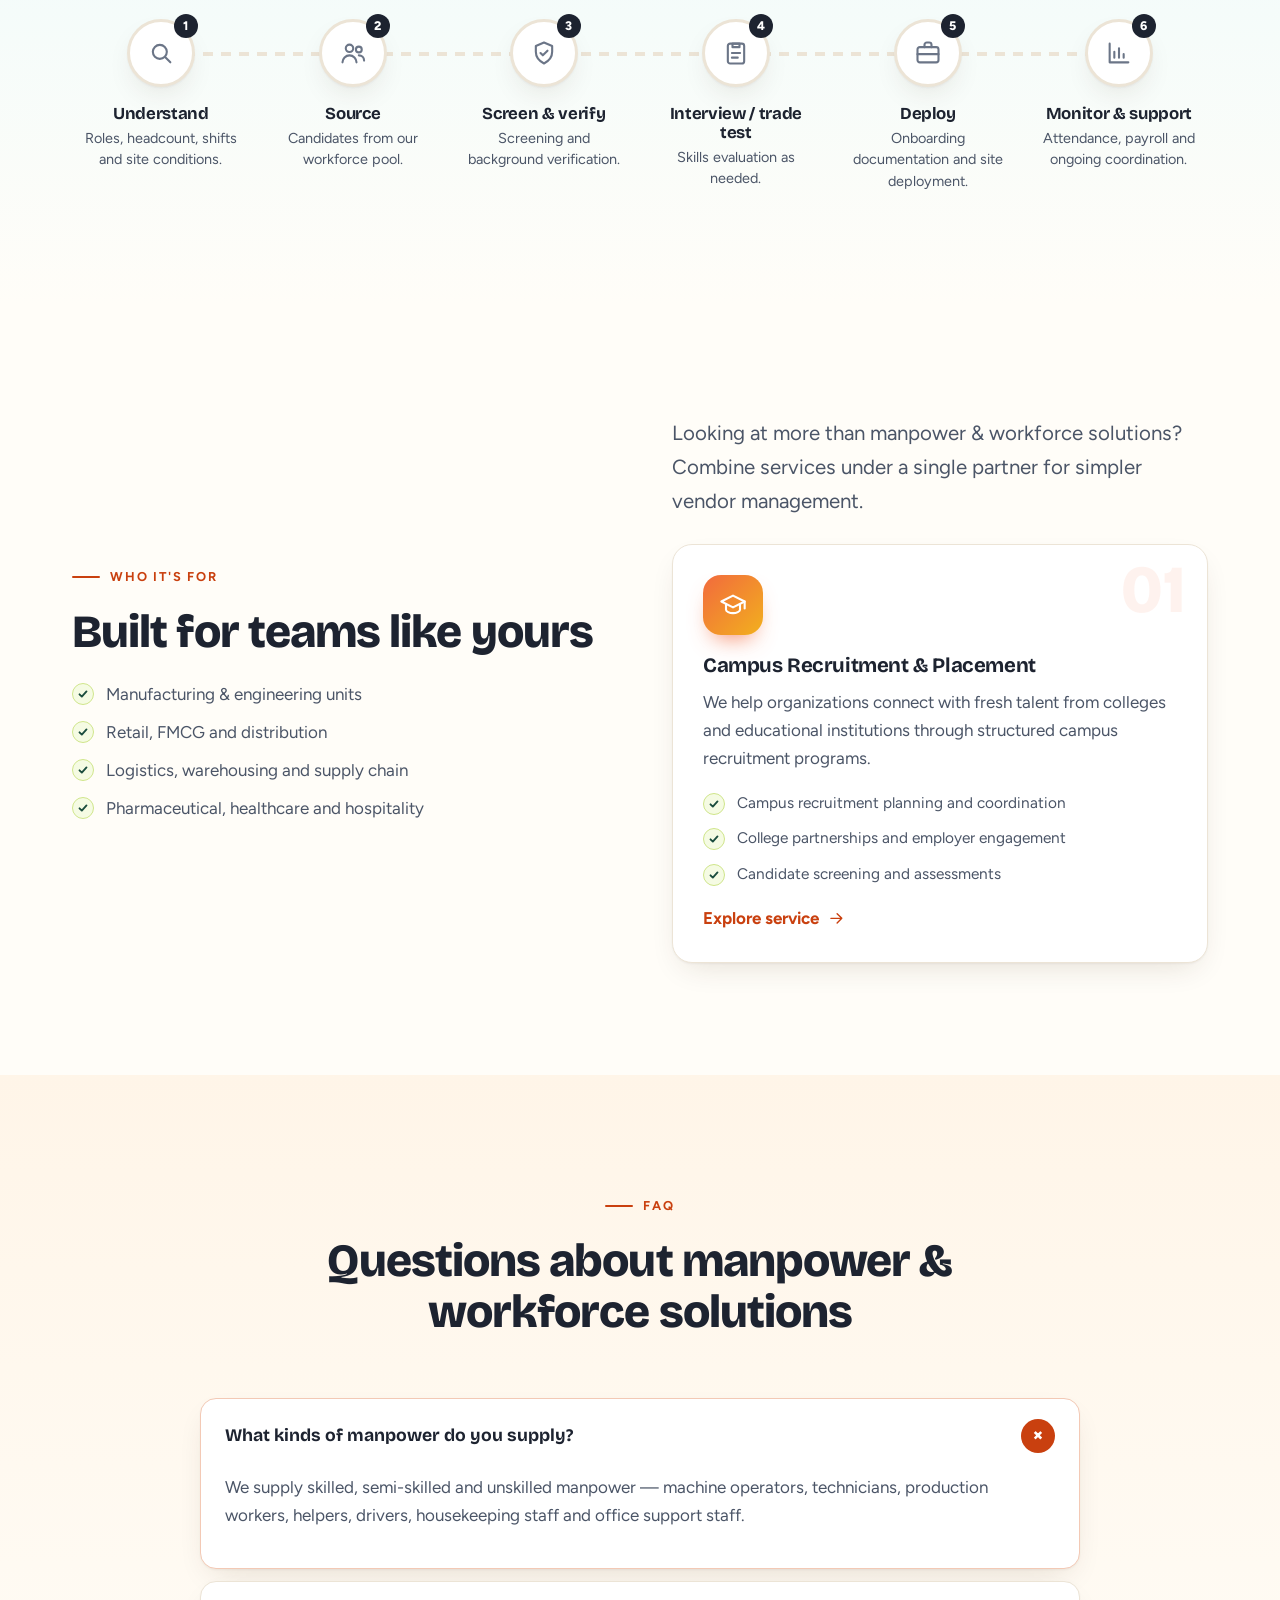
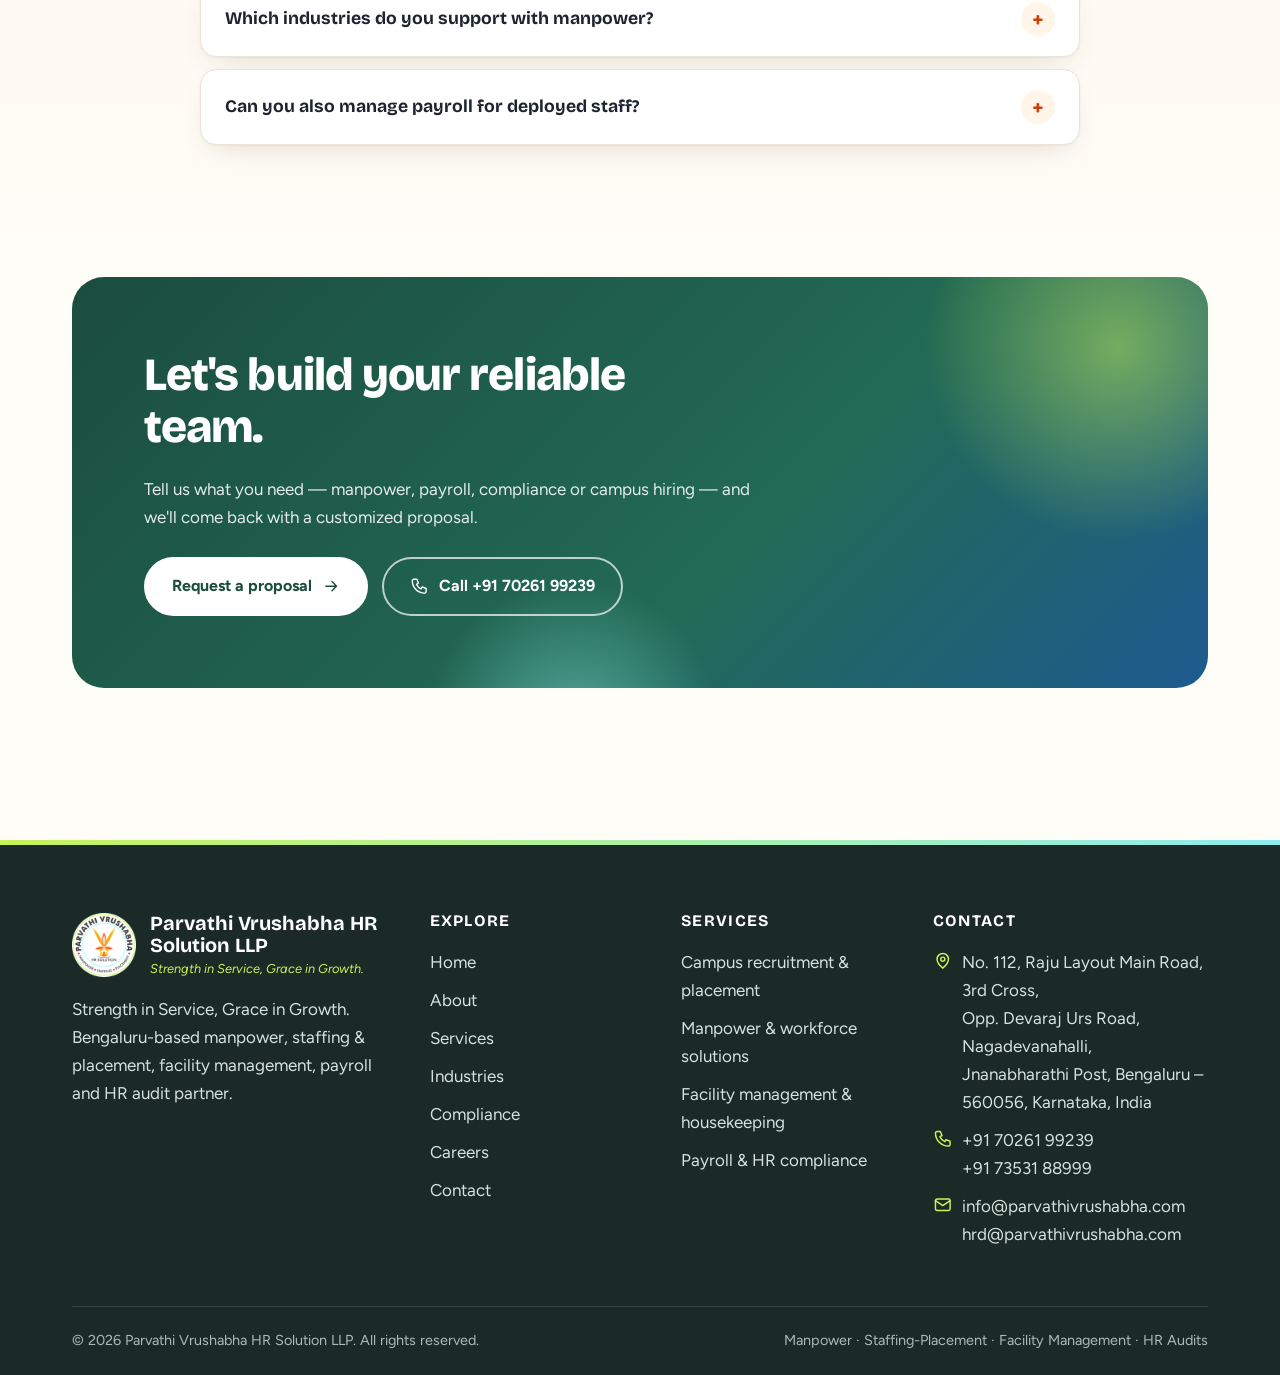
<file: services/manpower-workforce-solutions/index.html>
<!doctype html>
<html lang="en-IN">
<head>
<meta charset="utf-8">
<meta name="viewport" content="width=device-width,initial-scale=1">
<title>Manpower Supply &amp; Staffing Services in Bengaluru | Parvathi Vrushabha HR Solution LLP</title>
<meta name="description" content="Skilled, semi-skilled and unskilled manpower supplier in Bengaluru for manufacturing, retail, FMCG, logistics, pharma, healthcare and hospitality. Operators, technicians, drivers and helpers.">
<link rel="canonical" href="https://www.parvathivrushabha.com/services/manpower-workforce-solutions/">
<link rel="alternate" hreflang="en-IN" href="https://www.parvathivrushabha.com/services/manpower-workforce-solutions/"><link rel="alternate" hreflang="x-default" href="https://www.parvathivrushabha.com/services/manpower-workforce-solutions/">
<meta name="robots" content="index,follow,max-image-preview:large,max-snippet:-1,max-video-preview:-1">
<meta name="author" content="Parvathi Vrushabha HR Solution LLP"><meta name="theme-color" content="#fffdf8">
<meta name="geo.region" content="IN-KA"><meta name="geo.placename" content="Bengaluru">
<meta property="og:type" content="website"><meta property="og:site_name" content="Parvathi Vrushabha HR Solution LLP"><meta property="og:locale" content="en_IN">
<meta property="og:title" content="Manpower Supply &amp; Staffing Services in Bengaluru | Parvathi Vrushabha HR Solution LLP"><meta property="og:description" content="Skilled, semi-skilled and unskilled manpower supplier in Bengaluru for manufacturing, retail, FMCG, logistics, pharma, healthcare and hospitality. Operators, technicians, drivers and helpers."><meta property="og:url" content="https://www.parvathivrushabha.com/services/manpower-workforce-solutions/">
<meta property="og:image" content="https://www.parvathivrushabha.com/assets/img/og-image.jpg"><meta property="og:image:width" content="1200"><meta property="og:image:height" content="630"><meta property="og:image:alt" content="Parvathi Vrushabha HR Solution LLP logo — Manpower, Staffing, Placement">
<meta name="twitter:card" content="summary_large_image"><meta name="twitter:title" content="Manpower Supply &amp; Staffing Services in Bengaluru | Parvathi Vrushabha HR Solution LLP"><meta name="twitter:description" content="Skilled, semi-skilled and unskilled manpower supplier in Bengaluru for manufacturing, retail, FMCG, logistics, pharma, healthcare and hospitality. Operators, technicians, drivers and helpers."><meta name="twitter:image" content="https://www.parvathivrushabha.com/assets/img/og-image.jpg">
<link rel="icon" href="/assets/img/favicon.ico" sizes="any"><link rel="icon" type="image/png" sizes="192x192" href="/assets/img/icon-192.png"><link rel="apple-touch-icon" href="/assets/img/apple-touch-icon.png"><link rel="manifest" href="/site.webmanifest">
<link rel="alternate" type="text/markdown" href="/llms.txt" title="LLM-readable site summary">
<link rel="preconnect" href="https://fonts.googleapis.com"><link rel="preconnect" href="https://fonts.gstatic.com" crossorigin>
<link rel="stylesheet" href="https://fonts.googleapis.com/css2?family=Bricolage+Grotesque:opsz,wght@12..96,500..800&family=Figtree:wght@400;500;600;700;800&display=swap">
<link rel="stylesheet" href="/assets/css/styles.css?v=2026-11-27">
<script>document.documentElement.classList.add('js')</script>
<script type="application/ld+json">{"@context": "https://schema.org", "@graph": [{"@type": ["Organization", "EmploymentAgency"], "@id": "https://www.parvathivrushabha.com/#org", "name": "Parvathi Vrushabha HR Solution LLP", "legalName": "Parvathi Vrushabha HR Solution LLP", "alternateName": "Parvathi Vrushabha HR Solution", "url": "https://www.parvathivrushabha.com/", "logo": "https://www.parvathivrushabha.com/assets/img/icon-512.png", "image": "https://www.parvathivrushabha.com/assets/img/og-image.jpg", "slogan": "Strength in Service, Grace in Growth.", "foundingDate": "2026", "founder": {"@id": "https://www.parvathivrushabha.com/about/entrepreneurial-legacy/#anithadevi"}, "description": "Bengaluru-based HR and workforce solutions company offering manpower services, staffing and placement, campus recruitment, facility management and housekeeping, payroll management, HR audits and statutory compliance support.", "email": "info@parvathivrushabha.com", "telephone": ["+917026199239", "+917353188999"], "address": {"@type": "PostalAddress", "streetAddress": "No. 112, Raju Layout Main Road, 3rd Cross, Opp. Devaraj Urs Road, Nagadevanahalli, Jnanabharathi Post", "addressLocality": "Bengaluru", "addressRegion": "Karnataka", "postalCode": "560056", "addressCountry": "IN"}, "areaServed": [{"@type": "City", "name": "Bengaluru"}, {"@type": "State", "name": "Karnataka"}, {"@type": "Country", "name": "India"}], "contactPoint": [{"@type": "ContactPoint", "contactType": "customer service", "telephone": "+917026199239", "email": "info@parvathivrushabha.com", "availableLanguage": ["en", "kn", "hi"]}, {"@type": "ContactPoint", "contactType": "human resources", "telephone": "+917353188999", "email": "hrd@parvathivrushabha.com"}], "knowsAbout": ["Manpower services", "Staffing and placement", "Campus recruitment", "Facility management", "Housekeeping services", "Payroll management", "HR audits", "EPF ESI statutory compliance", "Contract labour compliance", "HR outsourcing"], "hasOfferCatalog": {"@type": "OfferCatalog", "name": "HR & workforce services", "itemListElement": [{"@type": "Offer", "itemOffered": {"@type": "Service", "name": "Campus Recruitment & Placement", "url": "https://www.parvathivrushabha.com/services/campus-recruitment-placement/"}}, {"@type": "Offer", "itemOffered": {"@type": "Service", "name": "Specialized Manpower & Workforce Solutions", "url": "https://www.parvathivrushabha.com/services/manpower-workforce-solutions/"}}, {"@type": "Offer", "itemOffered": {"@type": "Service", "name": "Facility Management & Housekeeping", "url": "https://www.parvathivrushabha.com/services/facility-management-housekeeping/"}}, {"@type": "Offer", "itemOffered": {"@type": "Service", "name": "Payroll Management & HR Compliance", "url": "https://www.parvathivrushabha.com/services/payroll-hr-compliance/"}}]}}, {"@type": "WebSite", "@id": "https://www.parvathivrushabha.com/#website", "url": "https://www.parvathivrushabha.com/", "name": "Parvathi Vrushabha HR Solution LLP", "publisher": {"@id": "https://www.parvathivrushabha.com/#org"}, "inLanguage": "en-IN"}, {"@type": "WebPage", "@id": "https://www.parvathivrushabha.com/services/manpower-workforce-solutions/#webpage", "url": "https://www.parvathivrushabha.com/services/manpower-workforce-solutions/", "name": "Manpower Supply & Staffing Services in Bengaluru | Parvathi Vrushabha HR Solution LLP", "description": "Skilled, semi-skilled and unskilled manpower supplier in Bengaluru for manufacturing, retail, FMCG, logistics, pharma, healthcare and hospitality. Operators, technicians, drivers and helpers.", "isPartOf": {"@id": "https://www.parvathivrushabha.com/#website"}, "about": {"@id": "https://www.parvathivrushabha.com/#org"}, "inLanguage": "en-IN", "primaryImageOfPage": "https://www.parvathivrushabha.com/assets/img/og-image.jpg", "dateModified": "2026-11-27"}, {"@type": "BreadcrumbList", "itemListElement": [{"@type": "ListItem", "position": 1, "name": "Home", "item": "https://www.parvathivrushabha.com/"}, {"@type": "ListItem", "position": 2, "name": "Services", "item": "https://www.parvathivrushabha.com/services/"}, {"@type": "ListItem", "position": 3, "name": "Manpower & workforce solutions", "item": "https://www.parvathivrushabha.com/services/manpower-workforce-solutions/"}]}, {"@type": "Service", "@id": "https://www.parvathivrushabha.com/services/manpower-workforce-solutions/#service", "name": "Specialized Manpower & Workforce Solutions", "description": "We provide reliable skilled, semi-skilled and unskilled manpower to support the operational requirements of different industries.", "serviceType": "Manpower & workforce solutions", "provider": {"@id": "https://www.parvathivrushabha.com/#org"}, "areaServed": {"@type": "City", "name": "Bengaluru"}, "url": "https://www.parvathivrushabha.com/services/manpower-workforce-solutions/"}, {"@type": "FAQPage", "mainEntity": [{"@type": "Question", "name": "What kinds of manpower do you supply?", "acceptedAnswer": {"@type": "Answer", "text": "We supply skilled, semi-skilled and unskilled manpower — machine operators, technicians, production workers, helpers, drivers, housekeeping staff and office support staff."}}, {"@type": "Question", "name": "Which industries do you support with manpower?", "acceptedAnswer": {"@type": "Answer", "text": "Manufacturing and engineering, retail and FMCG, logistics and supply chain, pharmaceutical and healthcare, hospitality, warehousing and distribution, commercial establishments and service industries."}}, {"@type": "Question", "name": "Can you also manage payroll for deployed staff?", "acceptedAnswer": {"@type": "Answer", "text": "Yes. Our payroll management and HR compliance services cover salary administration, EPF, ESI, Professional Tax and Labour Welfare Fund support, so staffing and payroll can sit with one partner."}}]}]}</script>
</head>
<body>
<a class="skip" href="#main">Skip to content</a>
<div class="progress" aria-hidden="true"><i></i></div>
<svg width="0" height="0" style="position:absolute" aria-hidden="true" focusable="false"><defs><symbol id="i-users" viewBox="0 0 24 24"><circle cx="9" cy="8" r="3.2"/><path d="M3 20c0-3.3 2.7-6 6-6s6 2.7 6 6"/><circle cx="17" cy="9" r="2.5"/><path d="M17 14c2.5 0 4.5 2 4.5 4.5"/></symbol><symbol id="i-briefcase" viewBox="0 0 24 24"><rect x="3" y="7" width="18" height="13" rx="2"/><path d="M9 7V5a2 2 0 0 1 2-2h2a2 2 0 0 1 2 2v2M3 13h18"/></symbol><symbol id="i-cap" viewBox="0 0 24 24"><path d="M2 9l10-5 10 5-10 5z"/><path d="M6 11.5V16c0 1.5 3 3 6 3s6-1.5 6-3v-4.5M22 9v6"/></symbol><symbol id="i-building" viewBox="0 0 24 24"><rect x="4" y="3" width="16" height="18" rx="1.5"/><path d="M9 8h2M13 8h2M9 12h2M13 12h2M10 21v-4h4v4"/></symbol><symbol id="i-rupee" viewBox="0 0 24 24"><path d="M7 5h10M7 9h10M7 5c5 0 7 1.5 7 4s-2 4-7 4l7 6"/></symbol><symbol id="i-shield" viewBox="0 0 24 24"><path d="M12 3l7 3v5c0 4.5-3 8-7 10-4-2-7-5.5-7-10V6z"/><path d="M9 12l2 2 4-4"/></symbol><symbol id="i-factory" viewBox="0 0 24 24"><path d="M3 21V10l6 4v-4l6 4V6h3v15z"/><path d="M7 17h2M12 17h2M17 17h1"/></symbol><symbol id="i-cart" viewBox="0 0 24 24"><circle cx="9" cy="20" r="1.5"/><circle cx="18" cy="20" r="1.5"/><path d="M2 3h3l2.5 11h11L21 7H6"/></symbol><symbol id="i-truck" viewBox="0 0 24 24"><path d="M2 6h11v10H2zM13 9h4l4 4v3h-8"/><circle cx="7" cy="18" r="2"/><circle cx="17" cy="18" r="2"/></symbol><symbol id="i-medical" viewBox="0 0 24 24"><rect x="3" y="3" width="18" height="18" rx="4"/><path d="M12 8v8M8 12h8"/></symbol><symbol id="i-hotel" viewBox="0 0 24 24"><path d="M3 20V8M3 14h18v6M21 14v-2a3 3 0 0 0-3-3h-7v5"/><circle cx="7" cy="11" r="1.5"/></symbol><symbol id="i-warehouse" viewBox="0 0 24 24"><path d="M3 10l9-6 9 6v10H3z"/><path d="M8 20v-6h8v6M8 17h8"/></symbol><symbol id="i-store" viewBox="0 0 24 24"><path d="M4 9l1.5-5h13L20 9M4 9v11h16V9"/><path d="M4 9c0 2 3 2 4 0 1 2 3 2 4 0 1 2 3 2 4 0 1 2 4 2 4 0"/></symbol><symbol id="i-gear" viewBox="0 0 24 24"><circle cx="12" cy="12" r="3"/><path d="M12 2v3M12 19v3M2 12h3M19 12h3M5 5l2 2M17 17l2 2M5 19l2-2M17 7l2-2"/></symbol><symbol id="i-phone" viewBox="0 0 24 24"><path d="M5 3h4l2 5-2.5 1.5a11 11 0 0 0 6 6L16 13l5 2v4a2 2 0 0 1-2 2A16 16 0 0 1 3 5a2 2 0 0 1 2-2z"/></symbol><symbol id="i-mail" viewBox="0 0 24 24"><rect x="3" y="5" width="18" height="14" rx="2"/><path d="M3 7l9 6 9-6"/></symbol><symbol id="i-pin" viewBox="0 0 24 24"><path d="M12 21s7-6 7-11a7 7 0 0 0-14 0c0 5 7 11 7 11z"/><circle cx="12" cy="10" r="2.5"/></symbol><symbol id="i-whatsapp" viewBox="0 0 24 24"><path d="M3 21l1.6-4.8A8.5 8.5 0 1 1 8 19.5z"/><path d="M9 9c0 3 3 6 6 6l1-1.5-2-1-1 .8c-1-.5-2-1.5-2.5-2.5l.8-1-1-2z"/></symbol><symbol id="i-arrow" viewBox="0 0 24 24"><path d="M5 12h14M13 6l6 6-6 6"/></symbol><symbol id="i-chevron" viewBox="0 0 24 24"><path d="M6 9l6 6 6-6"/></symbol><symbol id="i-search" viewBox="0 0 24 24"><circle cx="11" cy="11" r="6"/><path d="M20 20l-4.5-4.5"/></symbol><symbol id="i-clipboard" viewBox="0 0 24 24"><rect x="5" y="4" width="14" height="17" rx="2"/><path d="M9 4h6v3H9zM8.5 12h7M8.5 16h5"/></symbol><symbol id="i-link" viewBox="0 0 24 24"><path d="M10 14a4 4 0 0 0 5.7 0l3-3a4 4 0 0 0-5.7-5.7l-1 1M14 10a4 4 0 0 0-5.7 0l-3 3a4 4 0 0 0 5.7 5.7l1-1"/></symbol><symbol id="i-scale" viewBox="0 0 24 24"><path d="M12 4v16M6 20h12M5 7h14M5 7l-3 7a3.5 3 0 0 0 6 0zM19 7l-3 7a3.5 3 0 0 0 6 0z"/></symbol><symbol id="i-lock" viewBox="0 0 24 24"><rect x="5" y="11" width="14" height="10" rx="2"/><path d="M8 11V8a4 4 0 0 1 8 0v3"/></symbol><symbol id="i-heart" viewBox="0 0 24 24"><path d="M12 21s-7-4.5-9-9.5C2 8 4 5 7 5c2 0 3.5 1 5 3 1.5-2 3-3 5-3 3 0 5 3 4 6.5-2 5-9 9.5-9 9.5z"/></symbol><symbol id="i-leaf" viewBox="0 0 24 24"><path d="M5 19C5 10 10 5 20 4c0 10-5 15-14 15zM5 19l8-8"/></symbol><symbol id="i-globe" viewBox="0 0 24 24"><circle cx="12" cy="12" r="9"/><path d="M3 12h18M12 3c3 3 3 15 0 18M12 3c-3 3-3 15 0 18"/></symbol><symbol id="i-eye" viewBox="0 0 24 24"><path d="M2 12s4-7 10-7 10 7 10 7-4 7-10 7S2 12 2 12z"/><circle cx="12" cy="12" r="3"/></symbol><symbol id="i-target" viewBox="0 0 24 24"><circle cx="12" cy="12" r="9"/><circle cx="12" cy="12" r="5"/><circle cx="12" cy="12" r="1"/></symbol><symbol id="i-trend" viewBox="0 0 24 24"><path d="M3 17l6-6 4 4 8-8M15 7h6v6"/></symbol><symbol id="i-book" viewBox="0 0 24 24"><path d="M4 5a2 2 0 0 1 2-2h13v16H6a2 2 0 0 0-2 2zM4 19V5M9 8h6"/></symbol><symbol id="i-hardhat" viewBox="0 0 24 24"><path d="M3 17h18M5 17a7 7 0 0 1 14 0M12 6v5M8 8l1.5 3M16 8l-1.5 3"/></symbol><symbol id="i-clock" viewBox="0 0 24 24"><circle cx="12" cy="12" r="9"/><path d="M12 7v5l3 2"/></symbol><symbol id="i-bucket" viewBox="0 0 24 24"><path d="M12 3v7M9 10h6l1 5H8zM7 15l-1 6h12l-1-6"/></symbol><symbol id="i-file" viewBox="0 0 24 24"><path d="M6 3h8l4 4v14H6zM14 3v4h4M9 13h6M9 17h6"/></symbol><symbol id="i-chart" viewBox="0 0 24 24"><path d="M4 20V4M4 20h16M8 16v-5M12 16V8M16 16v-3"/></symbol><symbol id="i-calendar" viewBox="0 0 24 24"><rect x="3" y="5" width="18" height="16" rx="2"/><path d="M3 10h18M8 3v4M16 3v4"/></symbol><symbol id="i-idcard" viewBox="0 0 24 24"><rect x="3" y="5" width="18" height="14" rx="2"/><circle cx="9" cy="11" r="2"/><path d="M6 16c0-1.5 1.5-2.5 3-2.5s3 1 3 2.5M14 10h4M14 14h3"/></symbol><symbol id="i-userplus" viewBox="0 0 24 24"><circle cx="10" cy="8" r="3.5"/><path d="M3 20c0-3.5 3-6 7-6M18 8v6M15 11h6"/></symbol><symbol id="i-star" viewBox="0 0 24 24"><path d="M12 3l2.7 5.6 6.1.9-4.4 4.3 1 6.1L12 17l-5.4 2.9 1-6.1L3.2 9.5l6.1-.9z"/></symbol><symbol id="i-check" viewBox="0 0 24 24"><path d="M5 12.5l4.5 4.5L19 7.5"/></symbol></defs></svg>
<header class="site-header"><div class="container nav-wrap">
<a class="brand" href="/" aria-label="Parvathi Vrushabha HR Solution LLP — home"><img src="/assets/img/logo.webp" width="50" height="50" alt="Parvathi Vrushabha HR Solution LLP logo"><span><b>Parvathi Vrushabha <span>HR Solution LLP</span></b><em class="slogan-mini">Strength in Service, Grace in Growth.</em></span></a>
<nav class="nav" id="site-nav" aria-label="Main"><ul><li><a class="nl" href="/">Home</a></li><li class="has-sub"><a class="nl" href="/about/">About<svg class="ic " aria-hidden="true" focusable="false"><use href="#i-chevron"/></svg></a><div class="sub"><a href="/about/"><svg class="ic " aria-hidden="true" focusable="false"><use href="#i-building"/></svg>Our story</a><a href="/about/entrepreneurial-legacy/"><svg class="ic " aria-hidden="true" focusable="false"><use href="#i-star"/></svg>Entrepreneurial legacy</a></div></li><li class="has-sub"><a class="nl" href="/services/" aria-current="page">Services<svg class="ic " aria-hidden="true" focusable="false"><use href="#i-chevron"/></svg></a><div class="sub"><a href="/services/campus-recruitment-placement/"><svg class="ic " aria-hidden="true" focusable="false"><use href="#i-cap"/></svg>Campus recruitment &amp; placement</a><a href="/services/manpower-workforce-solutions/"><svg class="ic " aria-hidden="true" focusable="false"><use href="#i-users"/></svg>Manpower &amp; workforce solutions</a><a href="/services/facility-management-housekeeping/"><svg class="ic " aria-hidden="true" focusable="false"><use href="#i-building"/></svg>Facility management &amp; housekeeping</a><a href="/services/payroll-hr-compliance/"><svg class="ic " aria-hidden="true" focusable="false"><use href="#i-rupee"/></svg>Payroll &amp; HR compliance</a></div></li><li><a class="nl" href="/industries/">Industries</a></li><li><a class="nl" href="/compliance/">Compliance</a></li><li><a class="nl" href="/careers/">Careers</a></li><li><a class="nl" href="/contact/">Contact</a></li></ul><span class="nav-cta"><a class="btn sm" href="/contact/">Get a free quote <svg class="ic go" aria-hidden="true" focusable="false"><use href="#i-arrow"/></svg></a></span></nav>
<button class="burger" aria-expanded="false" aria-controls="site-nav" aria-label="Open menu"><span></span></button>
</div></header>
<main id="main">
<section class="page-hero"><span class="leaf a" aria-hidden="true"></span><span class="leaf b" aria-hidden="true"></span>
<div class="container"><nav aria-label="Breadcrumb"><ol class="crumbs"><li><a href="/">Home</a></li><li><a href="/services/">Services</a></li><li aria-current="page">Manpower &amp; workforce solutions</li></ol></nav><p class="eyebrow" data-reveal="" style="--i:0">Manpower &amp; workforce solutions</p><h1 data-reveal="" style="--i:1">Reliable manpower for <span class="hl">every operational need</span></h1><p class="lead" data-reveal="" style="--i:2">Skilled, semi-skilled and unskilled manpower to support the operational requirements of manufacturing, retail, logistics, healthcare, hospitality and more.</p><div class="btn-row" style="margin-top:28px" data-reveal="" style="--i:3"><a class="btn" data-magnetic href="/contact/?service=Manpower%20%26%20workforce%20solutions">Request a proposal <svg class="ic go" aria-hidden="true" focusable="false"><use href="#i-arrow"/></svg></a><a class="btn ghost" href="tel:+917026199239"><svg class="ic " aria-hidden="true" focusable="false"><use href="#i-phone"/></svg> +91 70261 99239</a></div></div></section><section class="section"><div class="container"><div class="split top"><div data-reveal="left" style="--i:0"><p class="eyebrow">What we do</p><h2>Specialized Manpower &amp; Workforce Solutions</h2><p class="lead">We provide reliable skilled, semi-skilled and unskilled manpower to support the operational requirements of different industries.</p>
<ul class="ticks" style="margin-top:18px"><li>Manufacturing and industrial workforce</li><li>Retail, FMCG, logistics and supply chain</li><li>Pharmaceutical / healthcare and hospitality</li><li>Machine operators, technicians, production workers and helpers</li><li>Drivers, housekeeping and office support staff</li></ul></div><div data-reveal="right" style="--i:1"><p style="font-weight:700;color:var(--ink-3);margin-bottom:12px">Examples of roles we supply</p><div class="tiers"><div class="tier" style="--c:var(--green)" data-reveal="" style="--i:0"><h3><svg class="ic " aria-hidden="true" focusable="false"><use href="#i-hardhat"/></svg>Skilled</h3><div class="roles"><span>Technicians</span><span>Machine operators</span></div></div><div class="tier" style="--c:var(--blue)" data-reveal="" style="--i:1"><h3><svg class="ic " aria-hidden="true" focusable="false"><use href="#i-gear"/></svg>Semi-skilled</h3><div class="roles"><span>Production workers</span><span>Drivers</span><span>Office support staff</span></div></div><div class="tier" style="--c:#c98a00" data-reveal="" style="--i:2"><h3><svg class="ic " aria-hidden="true" focusable="false"><use href="#i-users"/></svg>Unskilled</h3><div class="roles"><span>Helpers</span><span>Housekeeping staff</span></div></div></div></div></div></div></section><section class="section tint-aqua"><div class="container"><div class="section-head center" data-reveal="" style="--i:0"><p class="eyebrow">How it works</p><h2>Our process, <span class="hl">step by step</span></h2></div><ol class="steps" style="list-style:none;padding:0;margin:0"><li class="step" data-reveal="" style="--i:0"><div class="dot"><svg class="ic " aria-hidden="true" focusable="false"><use href="#i-search"/></svg><em>1</em></div><div><h4>Understand</h4><p>Roles, headcount, shifts and site conditions.</p></div></li><li class="step" data-reveal="" style="--i:1"><div class="dot"><svg class="ic " aria-hidden="true" focusable="false"><use href="#i-users"/></svg><em>2</em></div><div><h4>Source</h4><p>Candidates from our workforce pool.</p></div></li><li class="step" data-reveal="" style="--i:2"><div class="dot"><svg class="ic " aria-hidden="true" focusable="false"><use href="#i-shield"/></svg><em>3</em></div><div><h4>Screen &amp; verify</h4><p>Screening and background verification.</p></div></li><li class="step" data-reveal="" style="--i:3"><div class="dot"><svg class="ic " aria-hidden="true" focusable="false"><use href="#i-clipboard"/></svg><em>4</em></div><div><h4>Interview / trade test</h4><p>Skills evaluation as needed.</p></div></li><li class="step" data-reveal="" style="--i:4"><div class="dot"><svg class="ic " aria-hidden="true" focusable="false"><use href="#i-briefcase"/></svg><em>5</em></div><div><h4>Deploy</h4><p>Onboarding documentation and site deployment.</p></div></li><li class="step" data-reveal="" style="--i:5"><div class="dot"><svg class="ic " aria-hidden="true" focusable="false"><use href="#i-chart"/></svg><em>6</em></div><div><h4>Monitor &amp; support</h4><p>Attendance, payroll and ongoing coordination.</p></div></li></ol></div></section>
<section class="section"><div class="container"><div class="split"><div data-reveal="left" style="--i:0"><p class="eyebrow">Who it's for</p><h2>Built for teams like yours</h2><ul class="ticks" style="margin-top:16px"><li>Manufacturing &amp; engineering units</li><li>Retail, FMCG and distribution</li><li>Logistics, warehousing and supply chain</li><li>Pharmaceutical, healthcare and hospitality</li></ul></div>
<div class="grid"  data-reveal="right" style="--i:1"><p class="lead" style="margin:0">Looking at more than manpower &amp; workforce solutions? Combine services under a single partner for simpler vendor management.</p><article class="card service-card" data-tilt data-reveal="" style="--i:1"><span class="num" aria-hidden="true">01</span><div class="icon-badge "><svg class="ic " aria-hidden="true" focusable="false"><use href="#i-cap"/></svg></div>
<h3>Campus Recruitment &amp; Placement</h3><p>We help organizations connect with fresh talent from colleges and educational institutions through structured campus recruitment programs.</p><ul class="ticks"><li>Campus recruitment planning and coordination</li><li>College partnerships and employer engagement</li><li>Candidate screening and assessments</li></ul><a class="more" href="/services/campus-recruitment-placement/">Explore service <svg class="ic " aria-hidden="true" focusable="false"><use href="#i-arrow"/></svg></a></article></div></div></div></section>
<section class="section tint-warm"><div class="container"><div class="section-head center" data-reveal="" style="--i:0"><p class="eyebrow">FAQ</p><h2>Questions about manpower &amp; workforce solutions</h2></div><div class="faq"><details open><summary>What kinds of manpower do you supply?</summary><div class="ans"><p>We supply skilled, semi-skilled and unskilled manpower — machine operators, technicians, production workers, helpers, drivers, housekeeping staff and office support staff.</p></div></details><details><summary>Which industries do you support with manpower?</summary><div class="ans"><p>Manufacturing and engineering, retail and FMCG, logistics and supply chain, pharmaceutical and healthcare, hospitality, warehousing and distribution, commercial establishments and service industries.</p></div></details><details><summary>Can you also manage payroll for deployed staff?</summary><div class="ans"><p>Yes. Our payroll management and HR compliance services cover salary administration, EPF, ESI, Professional Tax and Labour Welfare Fund support, so staffing and payroll can sit with one partner.</p></div></details></div></div></section><section class="section" style="padding-top:20px"><div class="container"><div class="cta" data-reveal="zoom" style="--i:0">
<h2>Let's build your reliable team.</h2><p>Tell us what you need — manpower, payroll, compliance or campus hiring — and we'll come back with a customized proposal.</p>
<div class="btn-row" style="margin-top:26px"><a class="btn" data-magnetic href="/contact/?service=Manpower%20%26%20workforce%20solutions">Request a proposal <svg class="ic go" aria-hidden="true" focusable="false"><use href="#i-arrow"/></svg></a><a class="btn ghost" href="tel:+917026199239"><svg class="ic " aria-hidden="true" focusable="false"><use href="#i-phone"/></svg> Call +91 70261 99239</a></div></div></div></section>
</main>
<footer class="site-footer"><div class="container">
<div class="foot-grid">
<div><div class="foot-brand"><img src="/assets/img/logo.webp" width="64" height="64" alt="" loading="lazy"><div><b>Parvathi Vrushabha HR Solution LLP</b><small class="slg">Strength in Service, Grace in Growth.</small></div></div>
<p>Strength in Service, Grace in Growth. Bengaluru-based manpower, staffing &amp; placement, facility management, payroll and HR audit partner.</p></div>
<div><h4>Explore</h4><ul><li><a href="/">Home</a></li><li><a href="/about/">About</a></li><li><a href="/services/">Services</a></li><li><a href="/industries/">Industries</a></li><li><a href="/compliance/">Compliance</a></li><li><a href="/careers/">Careers</a></li><li><a href="/contact/">Contact</a></li></ul></div>
<div><h4>Services</h4><ul><li><a href="/services/campus-recruitment-placement/">Campus recruitment &amp; placement</a></li><li><a href="/services/manpower-workforce-solutions/">Manpower &amp; workforce solutions</a></li><li><a href="/services/facility-management-housekeeping/">Facility management &amp; housekeeping</a></li><li><a href="/services/payroll-hr-compliance/">Payroll &amp; HR compliance</a></li></ul></div>
<div><h4>Contact</h4><address style="font-style:normal"><ul>
<li class="contact-li"><svg class="ic " aria-hidden="true" focusable="false"><use href="#i-pin"/></svg><span>No. 112, Raju Layout Main Road, 3rd Cross,<br>Opp. Devaraj Urs Road, Nagadevanahalli,<br>Jnanabharathi Post, Bengaluru – 560056, Karnataka, India</span></li>
<li class="contact-li"><svg class="ic " aria-hidden="true" focusable="false"><use href="#i-phone"/></svg><span><a href="tel:+917026199239">+91 70261 99239</a><br><a href="tel:+917353188999">+91 73531 88999</a></span></li>
<li class="contact-li"><svg class="ic " aria-hidden="true" focusable="false"><use href="#i-mail"/></svg><span><a href="mailto:info@parvathivrushabha.com">info@parvathivrushabha.com</a><br><a href="mailto:hrd@parvathivrushabha.com">hrd@parvathivrushabha.com</a></span></li>
</ul></address></div></div>
<div class="foot-bottom"><span>© 2026 Parvathi Vrushabha HR Solution LLP. All rights reserved.</span><span>Manpower · Staffing-Placement · Facility Management · HR Audits</span></div>
</div></footer>
<a class="wa-float" href="https://wa.me/917026199239?text=Hello,%20I%20would%20like%20to%20know%20more%20about%20your%20HR%20and%20manpower%20services." target="_blank" rel="noopener" aria-label="Chat on WhatsApp"><svg class="ic " aria-hidden="true" focusable="false"><use href="#i-whatsapp"/></svg></a>
<button class="to-top" aria-label="Back to top"><svg class="ic " aria-hidden="true" focusable="false"><use href="#i-arrow"/></svg></button>
<script src="/assets/js/main.js?v=2026-11-27" defer></script>
</body></html>
</file>
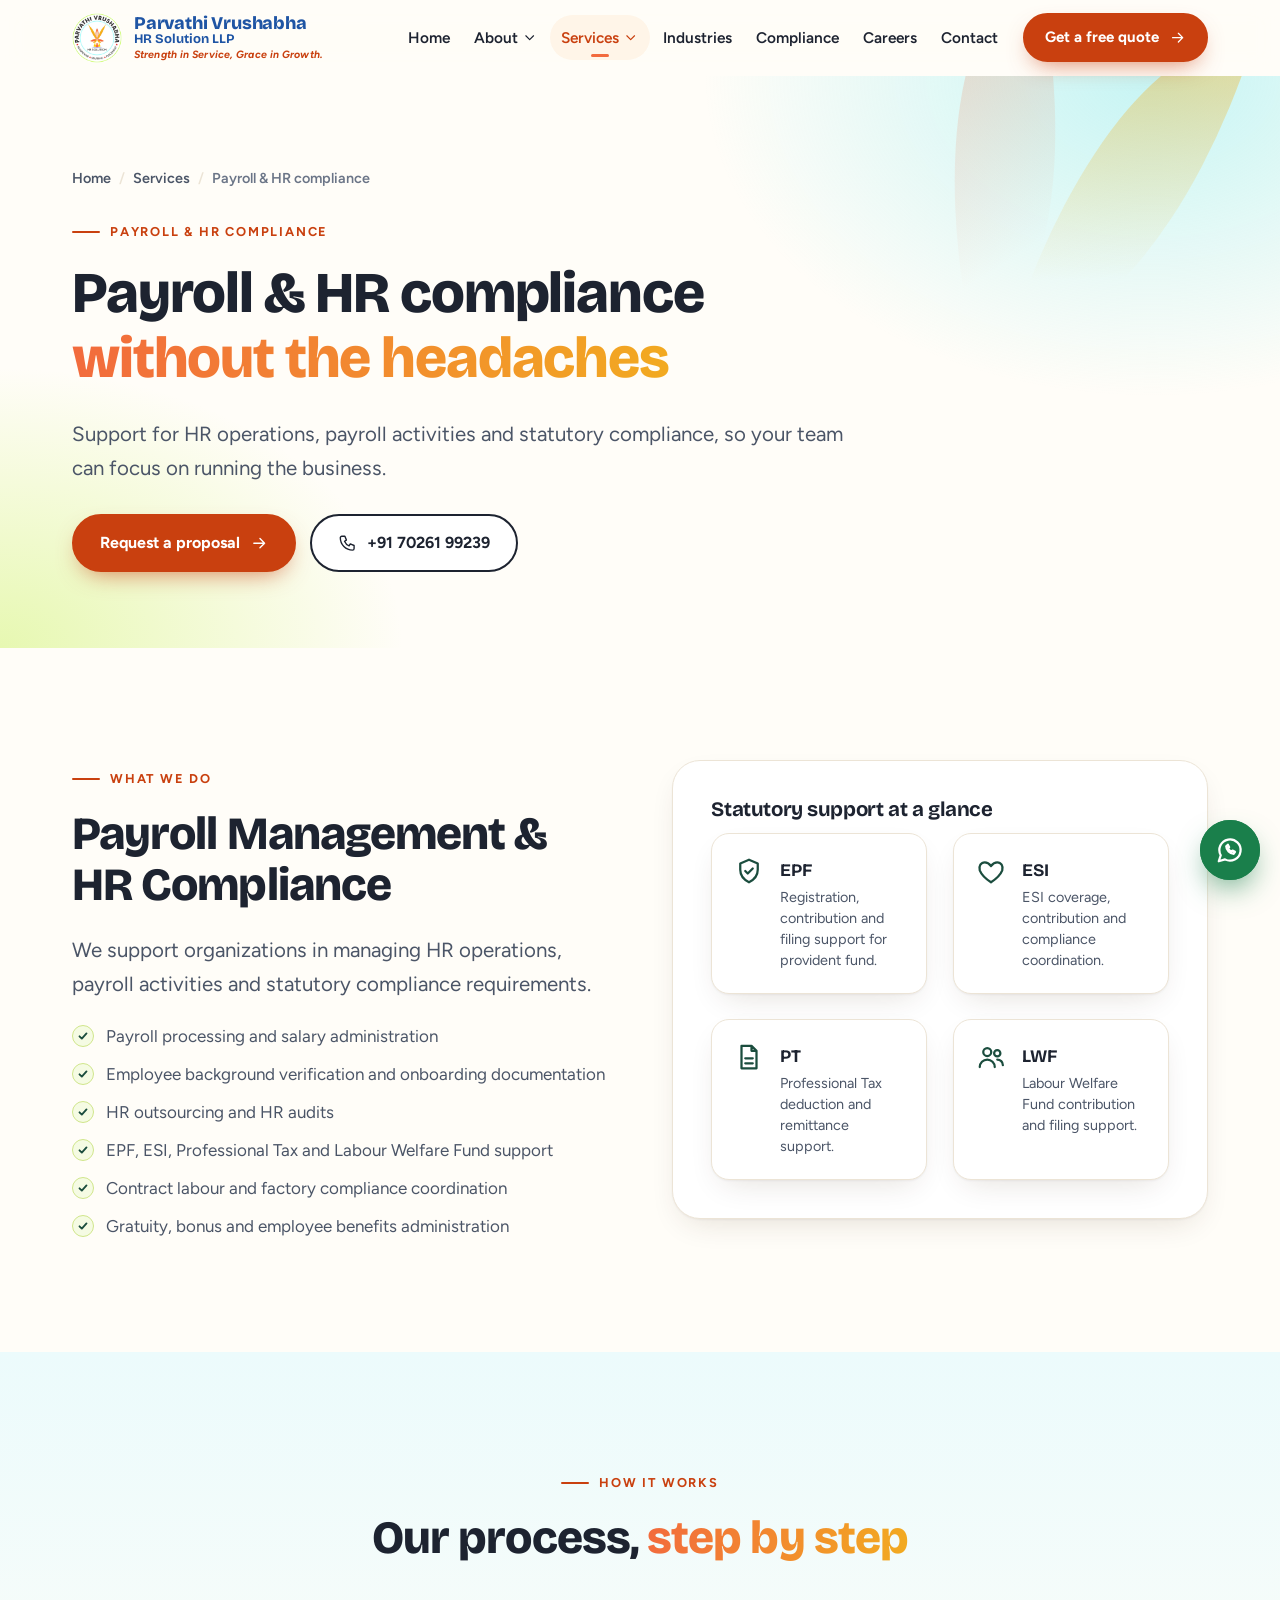
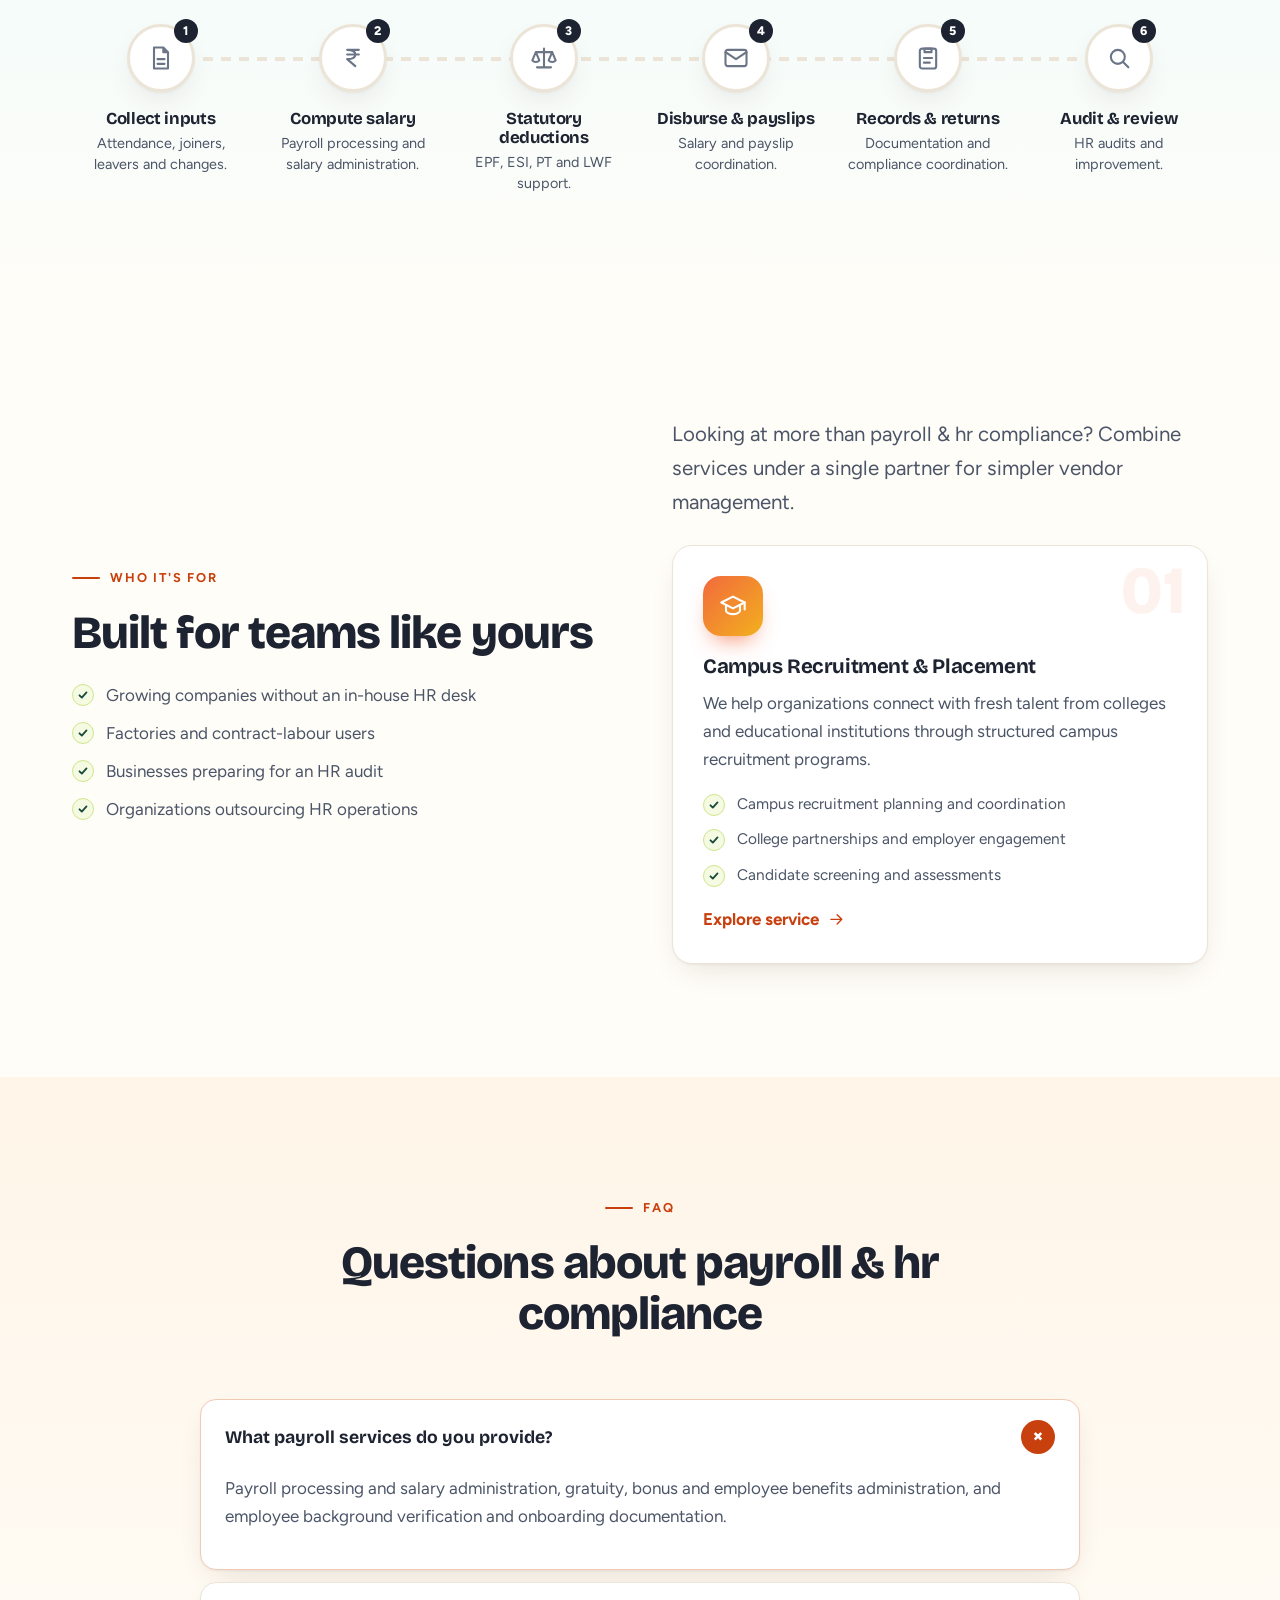
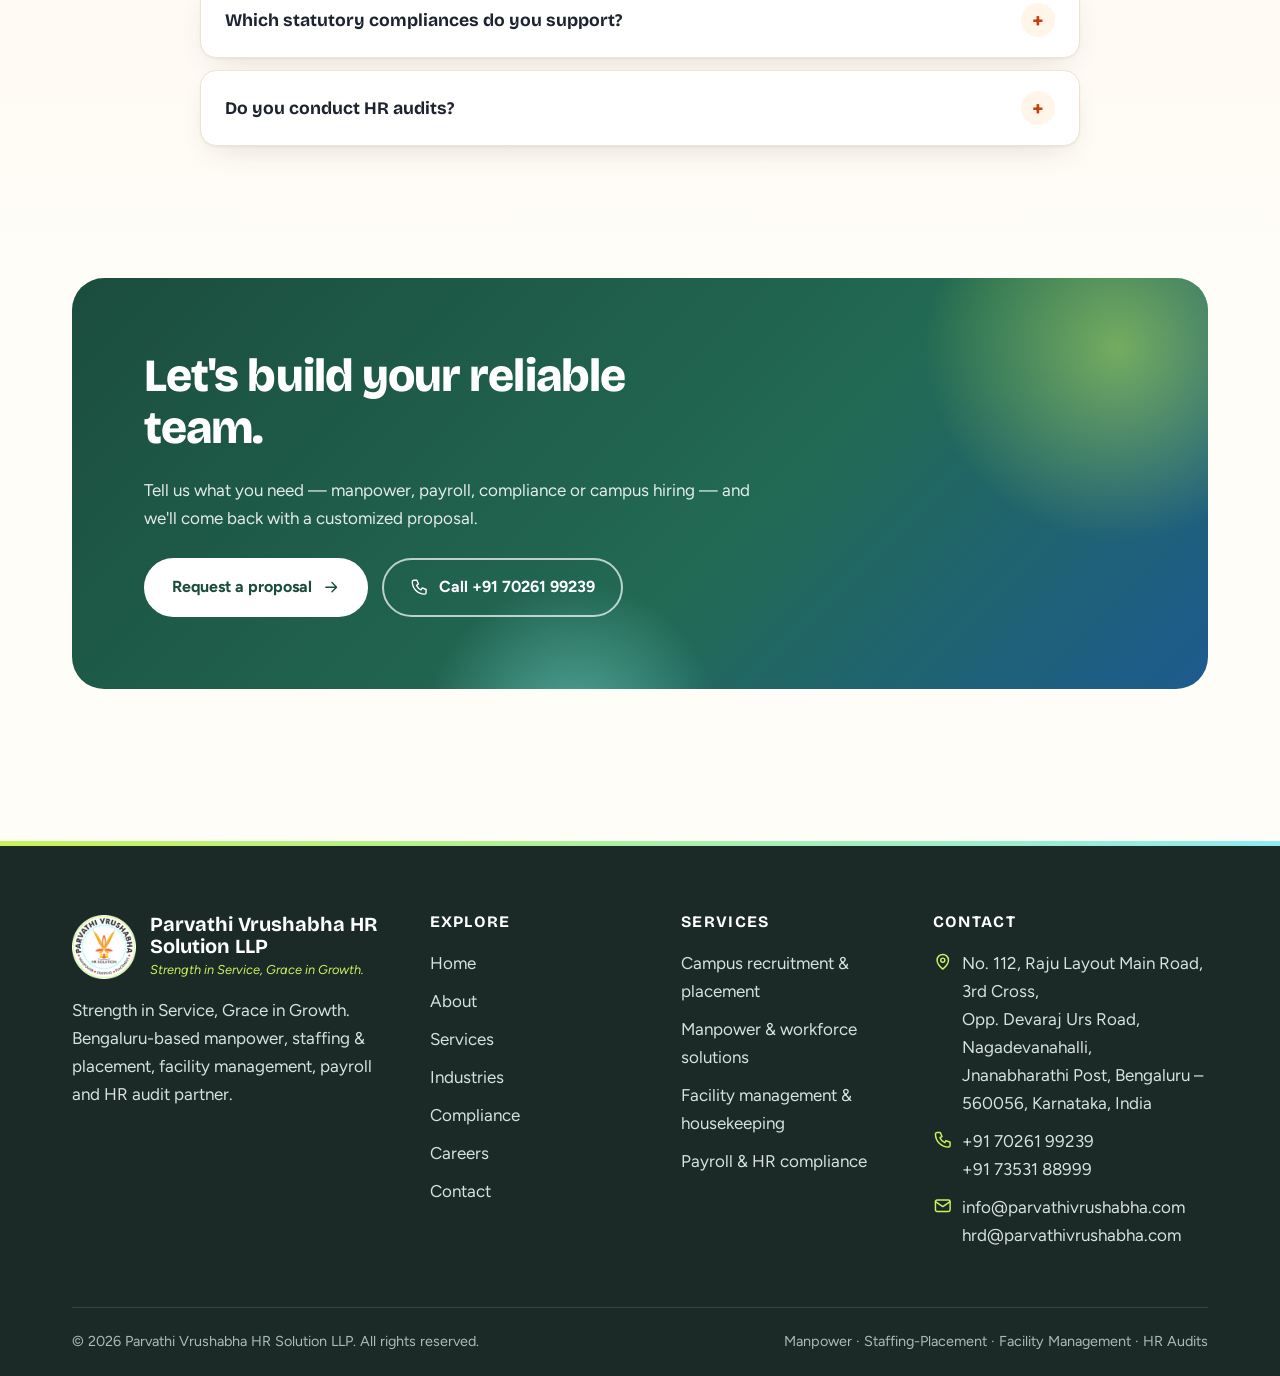
<file: services/payroll-hr-compliance/index.html>
<!doctype html>
<html lang="en-IN">
<head>
<meta charset="utf-8">
<meta name="viewport" content="width=device-width,initial-scale=1">
<title>Payroll, HR Audit &amp; EPF/ESI Compliance Services in Bengaluru | Parvathi Vrushabha HR Solution LLP</title>
<meta name="description" content="Payroll processing, HR outsourcing, HR audits, background verification and EPF, ESI, Professional Tax, LWF, contract labour and factory compliance support in Bengaluru.">
<link rel="canonical" href="https://www.parvathivrushabha.com/services/payroll-hr-compliance/">
<link rel="alternate" hreflang="en-IN" href="https://www.parvathivrushabha.com/services/payroll-hr-compliance/"><link rel="alternate" hreflang="x-default" href="https://www.parvathivrushabha.com/services/payroll-hr-compliance/">
<meta name="robots" content="index,follow,max-image-preview:large,max-snippet:-1,max-video-preview:-1">
<meta name="author" content="Parvathi Vrushabha HR Solution LLP"><meta name="theme-color" content="#fffdf8">
<meta name="geo.region" content="IN-KA"><meta name="geo.placename" content="Bengaluru">
<meta property="og:type" content="website"><meta property="og:site_name" content="Parvathi Vrushabha HR Solution LLP"><meta property="og:locale" content="en_IN">
<meta property="og:title" content="Payroll, HR Audit &amp; EPF/ESI Compliance Services in Bengaluru | Parvathi Vrushabha HR Solution LLP"><meta property="og:description" content="Payroll processing, HR outsourcing, HR audits, background verification and EPF, ESI, Professional Tax, LWF, contract labour and factory compliance support in Bengaluru."><meta property="og:url" content="https://www.parvathivrushabha.com/services/payroll-hr-compliance/">
<meta property="og:image" content="https://www.parvathivrushabha.com/assets/img/og-image.jpg"><meta property="og:image:width" content="1200"><meta property="og:image:height" content="630"><meta property="og:image:alt" content="Parvathi Vrushabha HR Solution LLP logo — Manpower, Staffing, Placement">
<meta name="twitter:card" content="summary_large_image"><meta name="twitter:title" content="Payroll, HR Audit &amp; EPF/ESI Compliance Services in Bengaluru | Parvathi Vrushabha HR Solution LLP"><meta name="twitter:description" content="Payroll processing, HR outsourcing, HR audits, background verification and EPF, ESI, Professional Tax, LWF, contract labour and factory compliance support in Bengaluru."><meta name="twitter:image" content="https://www.parvathivrushabha.com/assets/img/og-image.jpg">
<link rel="icon" href="/assets/img/favicon.ico" sizes="any"><link rel="icon" type="image/png" sizes="192x192" href="/assets/img/icon-192.png"><link rel="apple-touch-icon" href="/assets/img/apple-touch-icon.png"><link rel="manifest" href="/site.webmanifest">
<link rel="alternate" type="text/markdown" href="/llms.txt" title="LLM-readable site summary">
<link rel="preconnect" href="https://fonts.googleapis.com"><link rel="preconnect" href="https://fonts.gstatic.com" crossorigin>
<link rel="stylesheet" href="https://fonts.googleapis.com/css2?family=Bricolage+Grotesque:opsz,wght@12..96,500..800&family=Figtree:wght@400;500;600;700;800&display=swap">
<link rel="stylesheet" href="/assets/css/styles.css?v=2026-11-27">
<script>document.documentElement.classList.add('js')</script>
<script type="application/ld+json">{"@context": "https://schema.org", "@graph": [{"@type": ["Organization", "EmploymentAgency"], "@id": "https://www.parvathivrushabha.com/#org", "name": "Parvathi Vrushabha HR Solution LLP", "legalName": "Parvathi Vrushabha HR Solution LLP", "alternateName": "Parvathi Vrushabha HR Solution", "url": "https://www.parvathivrushabha.com/", "logo": "https://www.parvathivrushabha.com/assets/img/icon-512.png", "image": "https://www.parvathivrushabha.com/assets/img/og-image.jpg", "slogan": "Strength in Service, Grace in Growth.", "foundingDate": "2026", "founder": {"@id": "https://www.parvathivrushabha.com/about/entrepreneurial-legacy/#anithadevi"}, "description": "Bengaluru-based HR and workforce solutions company offering manpower services, staffing and placement, campus recruitment, facility management and housekeeping, payroll management, HR audits and statutory compliance support.", "email": "info@parvathivrushabha.com", "telephone": ["+917026199239", "+917353188999"], "address": {"@type": "PostalAddress", "streetAddress": "No. 112, Raju Layout Main Road, 3rd Cross, Opp. Devaraj Urs Road, Nagadevanahalli, Jnanabharathi Post", "addressLocality": "Bengaluru", "addressRegion": "Karnataka", "postalCode": "560056", "addressCountry": "IN"}, "areaServed": [{"@type": "City", "name": "Bengaluru"}, {"@type": "State", "name": "Karnataka"}, {"@type": "Country", "name": "India"}], "contactPoint": [{"@type": "ContactPoint", "contactType": "customer service", "telephone": "+917026199239", "email": "info@parvathivrushabha.com", "availableLanguage": ["en", "kn", "hi"]}, {"@type": "ContactPoint", "contactType": "human resources", "telephone": "+917353188999", "email": "hrd@parvathivrushabha.com"}], "knowsAbout": ["Manpower services", "Staffing and placement", "Campus recruitment", "Facility management", "Housekeeping services", "Payroll management", "HR audits", "EPF ESI statutory compliance", "Contract labour compliance", "HR outsourcing"], "hasOfferCatalog": {"@type": "OfferCatalog", "name": "HR & workforce services", "itemListElement": [{"@type": "Offer", "itemOffered": {"@type": "Service", "name": "Campus Recruitment & Placement", "url": "https://www.parvathivrushabha.com/services/campus-recruitment-placement/"}}, {"@type": "Offer", "itemOffered": {"@type": "Service", "name": "Specialized Manpower & Workforce Solutions", "url": "https://www.parvathivrushabha.com/services/manpower-workforce-solutions/"}}, {"@type": "Offer", "itemOffered": {"@type": "Service", "name": "Facility Management & Housekeeping", "url": "https://www.parvathivrushabha.com/services/facility-management-housekeeping/"}}, {"@type": "Offer", "itemOffered": {"@type": "Service", "name": "Payroll Management & HR Compliance", "url": "https://www.parvathivrushabha.com/services/payroll-hr-compliance/"}}]}}, {"@type": "WebSite", "@id": "https://www.parvathivrushabha.com/#website", "url": "https://www.parvathivrushabha.com/", "name": "Parvathi Vrushabha HR Solution LLP", "publisher": {"@id": "https://www.parvathivrushabha.com/#org"}, "inLanguage": "en-IN"}, {"@type": "WebPage", "@id": "https://www.parvathivrushabha.com/services/payroll-hr-compliance/#webpage", "url": "https://www.parvathivrushabha.com/services/payroll-hr-compliance/", "name": "Payroll, HR Audit & EPF/ESI Compliance Services in Bengaluru | Parvathi Vrushabha HR Solution LLP", "description": "Payroll processing, HR outsourcing, HR audits, background verification and EPF, ESI, Professional Tax, LWF, contract labour and factory compliance support in Bengaluru.", "isPartOf": {"@id": "https://www.parvathivrushabha.com/#website"}, "about": {"@id": "https://www.parvathivrushabha.com/#org"}, "inLanguage": "en-IN", "primaryImageOfPage": "https://www.parvathivrushabha.com/assets/img/og-image.jpg", "dateModified": "2026-11-27"}, {"@type": "BreadcrumbList", "itemListElement": [{"@type": "ListItem", "position": 1, "name": "Home", "item": "https://www.parvathivrushabha.com/"}, {"@type": "ListItem", "position": 2, "name": "Services", "item": "https://www.parvathivrushabha.com/services/"}, {"@type": "ListItem", "position": 3, "name": "Payroll & HR compliance", "item": "https://www.parvathivrushabha.com/services/payroll-hr-compliance/"}]}, {"@type": "Service", "@id": "https://www.parvathivrushabha.com/services/payroll-hr-compliance/#service", "name": "Payroll Management & HR Compliance", "description": "We support organizations in managing HR operations, payroll activities and statutory compliance requirements.", "serviceType": "Payroll & HR compliance", "provider": {"@id": "https://www.parvathivrushabha.com/#org"}, "areaServed": {"@type": "City", "name": "Bengaluru"}, "url": "https://www.parvathivrushabha.com/services/payroll-hr-compliance/"}, {"@type": "FAQPage", "mainEntity": [{"@type": "Question", "name": "What payroll services do you provide?", "acceptedAnswer": {"@type": "Answer", "text": "Payroll processing and salary administration, gratuity, bonus and employee benefits administration, and employee background verification and onboarding documentation."}}, {"@type": "Question", "name": "Which statutory compliances do you support?", "acceptedAnswer": {"@type": "Answer", "text": "EPF, ESI, Professional Tax and Labour Welfare Fund support, plus contract labour and factory compliance coordination."}}, {"@type": "Question", "name": "Do you conduct HR audits?", "acceptedAnswer": {"@type": "Answer", "text": "Yes. We offer HR audits and HR outsourcing to help organizations review their HR practices, documentation and statutory compliance."}}]}]}</script>
</head>
<body>
<a class="skip" href="#main">Skip to content</a>
<div class="progress" aria-hidden="true"><i></i></div>
<svg width="0" height="0" style="position:absolute" aria-hidden="true" focusable="false"><defs><symbol id="i-users" viewBox="0 0 24 24"><circle cx="9" cy="8" r="3.2"/><path d="M3 20c0-3.3 2.7-6 6-6s6 2.7 6 6"/><circle cx="17" cy="9" r="2.5"/><path d="M17 14c2.5 0 4.5 2 4.5 4.5"/></symbol><symbol id="i-briefcase" viewBox="0 0 24 24"><rect x="3" y="7" width="18" height="13" rx="2"/><path d="M9 7V5a2 2 0 0 1 2-2h2a2 2 0 0 1 2 2v2M3 13h18"/></symbol><symbol id="i-cap" viewBox="0 0 24 24"><path d="M2 9l10-5 10 5-10 5z"/><path d="M6 11.5V16c0 1.5 3 3 6 3s6-1.5 6-3v-4.5M22 9v6"/></symbol><symbol id="i-building" viewBox="0 0 24 24"><rect x="4" y="3" width="16" height="18" rx="1.5"/><path d="M9 8h2M13 8h2M9 12h2M13 12h2M10 21v-4h4v4"/></symbol><symbol id="i-rupee" viewBox="0 0 24 24"><path d="M7 5h10M7 9h10M7 5c5 0 7 1.5 7 4s-2 4-7 4l7 6"/></symbol><symbol id="i-shield" viewBox="0 0 24 24"><path d="M12 3l7 3v5c0 4.5-3 8-7 10-4-2-7-5.5-7-10V6z"/><path d="M9 12l2 2 4-4"/></symbol><symbol id="i-factory" viewBox="0 0 24 24"><path d="M3 21V10l6 4v-4l6 4V6h3v15z"/><path d="M7 17h2M12 17h2M17 17h1"/></symbol><symbol id="i-cart" viewBox="0 0 24 24"><circle cx="9" cy="20" r="1.5"/><circle cx="18" cy="20" r="1.5"/><path d="M2 3h3l2.5 11h11L21 7H6"/></symbol><symbol id="i-truck" viewBox="0 0 24 24"><path d="M2 6h11v10H2zM13 9h4l4 4v3h-8"/><circle cx="7" cy="18" r="2"/><circle cx="17" cy="18" r="2"/></symbol><symbol id="i-medical" viewBox="0 0 24 24"><rect x="3" y="3" width="18" height="18" rx="4"/><path d="M12 8v8M8 12h8"/></symbol><symbol id="i-hotel" viewBox="0 0 24 24"><path d="M3 20V8M3 14h18v6M21 14v-2a3 3 0 0 0-3-3h-7v5"/><circle cx="7" cy="11" r="1.5"/></symbol><symbol id="i-warehouse" viewBox="0 0 24 24"><path d="M3 10l9-6 9 6v10H3z"/><path d="M8 20v-6h8v6M8 17h8"/></symbol><symbol id="i-store" viewBox="0 0 24 24"><path d="M4 9l1.5-5h13L20 9M4 9v11h16V9"/><path d="M4 9c0 2 3 2 4 0 1 2 3 2 4 0 1 2 3 2 4 0 1 2 4 2 4 0"/></symbol><symbol id="i-gear" viewBox="0 0 24 24"><circle cx="12" cy="12" r="3"/><path d="M12 2v3M12 19v3M2 12h3M19 12h3M5 5l2 2M17 17l2 2M5 19l2-2M17 7l2-2"/></symbol><symbol id="i-phone" viewBox="0 0 24 24"><path d="M5 3h4l2 5-2.5 1.5a11 11 0 0 0 6 6L16 13l5 2v4a2 2 0 0 1-2 2A16 16 0 0 1 3 5a2 2 0 0 1 2-2z"/></symbol><symbol id="i-mail" viewBox="0 0 24 24"><rect x="3" y="5" width="18" height="14" rx="2"/><path d="M3 7l9 6 9-6"/></symbol><symbol id="i-pin" viewBox="0 0 24 24"><path d="M12 21s7-6 7-11a7 7 0 0 0-14 0c0 5 7 11 7 11z"/><circle cx="12" cy="10" r="2.5"/></symbol><symbol id="i-whatsapp" viewBox="0 0 24 24"><path d="M3 21l1.6-4.8A8.5 8.5 0 1 1 8 19.5z"/><path d="M9 9c0 3 3 6 6 6l1-1.5-2-1-1 .8c-1-.5-2-1.5-2.5-2.5l.8-1-1-2z"/></symbol><symbol id="i-arrow" viewBox="0 0 24 24"><path d="M5 12h14M13 6l6 6-6 6"/></symbol><symbol id="i-chevron" viewBox="0 0 24 24"><path d="M6 9l6 6 6-6"/></symbol><symbol id="i-search" viewBox="0 0 24 24"><circle cx="11" cy="11" r="6"/><path d="M20 20l-4.5-4.5"/></symbol><symbol id="i-clipboard" viewBox="0 0 24 24"><rect x="5" y="4" width="14" height="17" rx="2"/><path d="M9 4h6v3H9zM8.5 12h7M8.5 16h5"/></symbol><symbol id="i-link" viewBox="0 0 24 24"><path d="M10 14a4 4 0 0 0 5.7 0l3-3a4 4 0 0 0-5.7-5.7l-1 1M14 10a4 4 0 0 0-5.7 0l-3 3a4 4 0 0 0 5.7 5.7l1-1"/></symbol><symbol id="i-scale" viewBox="0 0 24 24"><path d="M12 4v16M6 20h12M5 7h14M5 7l-3 7a3.5 3 0 0 0 6 0zM19 7l-3 7a3.5 3 0 0 0 6 0z"/></symbol><symbol id="i-lock" viewBox="0 0 24 24"><rect x="5" y="11" width="14" height="10" rx="2"/><path d="M8 11V8a4 4 0 0 1 8 0v3"/></symbol><symbol id="i-heart" viewBox="0 0 24 24"><path d="M12 21s-7-4.5-9-9.5C2 8 4 5 7 5c2 0 3.5 1 5 3 1.5-2 3-3 5-3 3 0 5 3 4 6.5-2 5-9 9.5-9 9.5z"/></symbol><symbol id="i-leaf" viewBox="0 0 24 24"><path d="M5 19C5 10 10 5 20 4c0 10-5 15-14 15zM5 19l8-8"/></symbol><symbol id="i-globe" viewBox="0 0 24 24"><circle cx="12" cy="12" r="9"/><path d="M3 12h18M12 3c3 3 3 15 0 18M12 3c-3 3-3 15 0 18"/></symbol><symbol id="i-eye" viewBox="0 0 24 24"><path d="M2 12s4-7 10-7 10 7 10 7-4 7-10 7S2 12 2 12z"/><circle cx="12" cy="12" r="3"/></symbol><symbol id="i-target" viewBox="0 0 24 24"><circle cx="12" cy="12" r="9"/><circle cx="12" cy="12" r="5"/><circle cx="12" cy="12" r="1"/></symbol><symbol id="i-trend" viewBox="0 0 24 24"><path d="M3 17l6-6 4 4 8-8M15 7h6v6"/></symbol><symbol id="i-book" viewBox="0 0 24 24"><path d="M4 5a2 2 0 0 1 2-2h13v16H6a2 2 0 0 0-2 2zM4 19V5M9 8h6"/></symbol><symbol id="i-hardhat" viewBox="0 0 24 24"><path d="M3 17h18M5 17a7 7 0 0 1 14 0M12 6v5M8 8l1.5 3M16 8l-1.5 3"/></symbol><symbol id="i-clock" viewBox="0 0 24 24"><circle cx="12" cy="12" r="9"/><path d="M12 7v5l3 2"/></symbol><symbol id="i-bucket" viewBox="0 0 24 24"><path d="M12 3v7M9 10h6l1 5H8zM7 15l-1 6h12l-1-6"/></symbol><symbol id="i-file" viewBox="0 0 24 24"><path d="M6 3h8l4 4v14H6zM14 3v4h4M9 13h6M9 17h6"/></symbol><symbol id="i-chart" viewBox="0 0 24 24"><path d="M4 20V4M4 20h16M8 16v-5M12 16V8M16 16v-3"/></symbol><symbol id="i-calendar" viewBox="0 0 24 24"><rect x="3" y="5" width="18" height="16" rx="2"/><path d="M3 10h18M8 3v4M16 3v4"/></symbol><symbol id="i-idcard" viewBox="0 0 24 24"><rect x="3" y="5" width="18" height="14" rx="2"/><circle cx="9" cy="11" r="2"/><path d="M6 16c0-1.5 1.5-2.5 3-2.5s3 1 3 2.5M14 10h4M14 14h3"/></symbol><symbol id="i-userplus" viewBox="0 0 24 24"><circle cx="10" cy="8" r="3.5"/><path d="M3 20c0-3.5 3-6 7-6M18 8v6M15 11h6"/></symbol><symbol id="i-star" viewBox="0 0 24 24"><path d="M12 3l2.7 5.6 6.1.9-4.4 4.3 1 6.1L12 17l-5.4 2.9 1-6.1L3.2 9.5l6.1-.9z"/></symbol><symbol id="i-check" viewBox="0 0 24 24"><path d="M5 12.5l4.5 4.5L19 7.5"/></symbol></defs></svg>
<header class="site-header"><div class="container nav-wrap">
<a class="brand" href="/" aria-label="Parvathi Vrushabha HR Solution LLP — home"><img src="/assets/img/logo.webp" width="50" height="50" alt="Parvathi Vrushabha HR Solution LLP logo"><span><b>Parvathi Vrushabha <span>HR Solution LLP</span></b><em class="slogan-mini">Strength in Service, Grace in Growth.</em></span></a>
<nav class="nav" id="site-nav" aria-label="Main"><ul><li><a class="nl" href="/">Home</a></li><li class="has-sub"><a class="nl" href="/about/">About<svg class="ic " aria-hidden="true" focusable="false"><use href="#i-chevron"/></svg></a><div class="sub"><a href="/about/"><svg class="ic " aria-hidden="true" focusable="false"><use href="#i-building"/></svg>Our story</a><a href="/about/entrepreneurial-legacy/"><svg class="ic " aria-hidden="true" focusable="false"><use href="#i-star"/></svg>Entrepreneurial legacy</a></div></li><li class="has-sub"><a class="nl" href="/services/" aria-current="page">Services<svg class="ic " aria-hidden="true" focusable="false"><use href="#i-chevron"/></svg></a><div class="sub"><a href="/services/campus-recruitment-placement/"><svg class="ic " aria-hidden="true" focusable="false"><use href="#i-cap"/></svg>Campus recruitment &amp; placement</a><a href="/services/manpower-workforce-solutions/"><svg class="ic " aria-hidden="true" focusable="false"><use href="#i-users"/></svg>Manpower &amp; workforce solutions</a><a href="/services/facility-management-housekeeping/"><svg class="ic " aria-hidden="true" focusable="false"><use href="#i-building"/></svg>Facility management &amp; housekeeping</a><a href="/services/payroll-hr-compliance/"><svg class="ic " aria-hidden="true" focusable="false"><use href="#i-rupee"/></svg>Payroll &amp; HR compliance</a></div></li><li><a class="nl" href="/industries/">Industries</a></li><li><a class="nl" href="/compliance/">Compliance</a></li><li><a class="nl" href="/careers/">Careers</a></li><li><a class="nl" href="/contact/">Contact</a></li></ul><span class="nav-cta"><a class="btn sm" href="/contact/">Get a free quote <svg class="ic go" aria-hidden="true" focusable="false"><use href="#i-arrow"/></svg></a></span></nav>
<button class="burger" aria-expanded="false" aria-controls="site-nav" aria-label="Open menu"><span></span></button>
</div></header>
<main id="main">
<section class="page-hero"><span class="leaf a" aria-hidden="true"></span><span class="leaf b" aria-hidden="true"></span>
<div class="container"><nav aria-label="Breadcrumb"><ol class="crumbs"><li><a href="/">Home</a></li><li><a href="/services/">Services</a></li><li aria-current="page">Payroll &amp; HR compliance</li></ol></nav><p class="eyebrow" data-reveal="" style="--i:0">Payroll &amp; HR compliance</p><h1 data-reveal="" style="--i:1">Payroll &amp; HR compliance <span class="hl">without the headaches</span></h1><p class="lead" data-reveal="" style="--i:2">Support for HR operations, payroll activities and statutory compliance, so your team can focus on running the business.</p><div class="btn-row" style="margin-top:28px" data-reveal="" style="--i:3"><a class="btn" data-magnetic href="/contact/?service=Payroll%20%26%20HR%20compliance">Request a proposal <svg class="ic go" aria-hidden="true" focusable="false"><use href="#i-arrow"/></svg></a><a class="btn ghost" href="tel:+917026199239"><svg class="ic " aria-hidden="true" focusable="false"><use href="#i-phone"/></svg> +91 70261 99239</a></div></div></section><section class="section"><div class="container"><div class="split top"><div data-reveal="left" style="--i:0"><p class="eyebrow">What we do</p><h2>Payroll Management &amp; HR Compliance</h2><p class="lead">We support organizations in managing HR operations, payroll activities and statutory compliance requirements.</p>
<ul class="ticks" style="margin-top:18px"><li>Payroll processing and salary administration</li><li>Employee background verification and onboarding documentation</li><li>HR outsourcing and HR audits</li><li>EPF, ESI, Professional Tax and Labour Welfare Fund support</li><li>Contract labour and factory compliance coordination</li><li>Gratuity, bonus and employee benefits administration</li></ul></div><div data-reveal="right" style="--i:1"><div class="panel"><h3>Statutory support at a glance</h3><div class="grid g2"><div class="tile" data-reveal="" style="--i:0"><svg class="ic " aria-hidden="true" focusable="false"><use href="#i-shield"/></svg><div><b>EPF</b><small>Registration, contribution and filing support for provident fund.</small></div></div><div class="tile" data-reveal="" style="--i:1"><svg class="ic " aria-hidden="true" focusable="false"><use href="#i-heart"/></svg><div><b>ESI</b><small>ESI coverage, contribution and compliance coordination.</small></div></div><div class="tile" data-reveal="" style="--i:2"><svg class="ic " aria-hidden="true" focusable="false"><use href="#i-file"/></svg><div><b>PT</b><small>Professional Tax deduction and remittance support.</small></div></div><div class="tile" data-reveal="" style="--i:3"><svg class="ic " aria-hidden="true" focusable="false"><use href="#i-users"/></svg><div><b>LWF</b><small>Labour Welfare Fund contribution and filing support.</small></div></div></div></div></div></div></div></section><section class="section tint-aqua"><div class="container"><div class="section-head center" data-reveal="" style="--i:0"><p class="eyebrow">How it works</p><h2>Our process, <span class="hl">step by step</span></h2></div><ol class="steps" style="list-style:none;padding:0;margin:0"><li class="step" data-reveal="" style="--i:0"><div class="dot"><svg class="ic " aria-hidden="true" focusable="false"><use href="#i-file"/></svg><em>1</em></div><div><h4>Collect inputs</h4><p>Attendance, joiners, leavers and changes.</p></div></li><li class="step" data-reveal="" style="--i:1"><div class="dot"><svg class="ic " aria-hidden="true" focusable="false"><use href="#i-rupee"/></svg><em>2</em></div><div><h4>Compute salary</h4><p>Payroll processing and salary administration.</p></div></li><li class="step" data-reveal="" style="--i:2"><div class="dot"><svg class="ic " aria-hidden="true" focusable="false"><use href="#i-scale"/></svg><em>3</em></div><div><h4>Statutory deductions</h4><p>EPF, ESI, PT and LWF support.</p></div></li><li class="step" data-reveal="" style="--i:3"><div class="dot"><svg class="ic " aria-hidden="true" focusable="false"><use href="#i-mail"/></svg><em>4</em></div><div><h4>Disburse &amp; payslips</h4><p>Salary and payslip coordination.</p></div></li><li class="step" data-reveal="" style="--i:4"><div class="dot"><svg class="ic " aria-hidden="true" focusable="false"><use href="#i-clipboard"/></svg><em>5</em></div><div><h4>Records &amp; returns</h4><p>Documentation and compliance coordination.</p></div></li><li class="step" data-reveal="" style="--i:5"><div class="dot"><svg class="ic " aria-hidden="true" focusable="false"><use href="#i-search"/></svg><em>6</em></div><div><h4>Audit &amp; review</h4><p>HR audits and improvement.</p></div></li></ol></div></section>
<section class="section"><div class="container"><div class="split"><div data-reveal="left" style="--i:0"><p class="eyebrow">Who it's for</p><h2>Built for teams like yours</h2><ul class="ticks" style="margin-top:16px"><li>Growing companies without an in-house HR desk</li><li>Factories and contract-labour users</li><li>Businesses preparing for an HR audit</li><li>Organizations outsourcing HR operations</li></ul></div>
<div class="grid"  data-reveal="right" style="--i:1"><p class="lead" style="margin:0">Looking at more than payroll &amp; hr compliance? Combine services under a single partner for simpler vendor management.</p><article class="card service-card" data-tilt data-reveal="" style="--i:1"><span class="num" aria-hidden="true">01</span><div class="icon-badge "><svg class="ic " aria-hidden="true" focusable="false"><use href="#i-cap"/></svg></div>
<h3>Campus Recruitment &amp; Placement</h3><p>We help organizations connect with fresh talent from colleges and educational institutions through structured campus recruitment programs.</p><ul class="ticks"><li>Campus recruitment planning and coordination</li><li>College partnerships and employer engagement</li><li>Candidate screening and assessments</li></ul><a class="more" href="/services/campus-recruitment-placement/">Explore service <svg class="ic " aria-hidden="true" focusable="false"><use href="#i-arrow"/></svg></a></article></div></div></div></section>
<section class="section tint-warm"><div class="container"><div class="section-head center" data-reveal="" style="--i:0"><p class="eyebrow">FAQ</p><h2>Questions about payroll &amp; hr compliance</h2></div><div class="faq"><details open><summary>What payroll services do you provide?</summary><div class="ans"><p>Payroll processing and salary administration, gratuity, bonus and employee benefits administration, and employee background verification and onboarding documentation.</p></div></details><details><summary>Which statutory compliances do you support?</summary><div class="ans"><p>EPF, ESI, Professional Tax and Labour Welfare Fund support, plus contract labour and factory compliance coordination.</p></div></details><details><summary>Do you conduct HR audits?</summary><div class="ans"><p>Yes. We offer HR audits and HR outsourcing to help organizations review their HR practices, documentation and statutory compliance.</p></div></details></div></div></section><section class="section" style="padding-top:20px"><div class="container"><div class="cta" data-reveal="zoom" style="--i:0">
<h2>Let's build your reliable team.</h2><p>Tell us what you need — manpower, payroll, compliance or campus hiring — and we'll come back with a customized proposal.</p>
<div class="btn-row" style="margin-top:26px"><a class="btn" data-magnetic href="/contact/?service=Payroll%20%26%20HR%20compliance">Request a proposal <svg class="ic go" aria-hidden="true" focusable="false"><use href="#i-arrow"/></svg></a><a class="btn ghost" href="tel:+917026199239"><svg class="ic " aria-hidden="true" focusable="false"><use href="#i-phone"/></svg> Call +91 70261 99239</a></div></div></div></section>
</main>
<footer class="site-footer"><div class="container">
<div class="foot-grid">
<div><div class="foot-brand"><img src="/assets/img/logo.webp" width="64" height="64" alt="" loading="lazy"><div><b>Parvathi Vrushabha HR Solution LLP</b><small class="slg">Strength in Service, Grace in Growth.</small></div></div>
<p>Strength in Service, Grace in Growth. Bengaluru-based manpower, staffing &amp; placement, facility management, payroll and HR audit partner.</p></div>
<div><h4>Explore</h4><ul><li><a href="/">Home</a></li><li><a href="/about/">About</a></li><li><a href="/services/">Services</a></li><li><a href="/industries/">Industries</a></li><li><a href="/compliance/">Compliance</a></li><li><a href="/careers/">Careers</a></li><li><a href="/contact/">Contact</a></li></ul></div>
<div><h4>Services</h4><ul><li><a href="/services/campus-recruitment-placement/">Campus recruitment &amp; placement</a></li><li><a href="/services/manpower-workforce-solutions/">Manpower &amp; workforce solutions</a></li><li><a href="/services/facility-management-housekeeping/">Facility management &amp; housekeeping</a></li><li><a href="/services/payroll-hr-compliance/">Payroll &amp; HR compliance</a></li></ul></div>
<div><h4>Contact</h4><address style="font-style:normal"><ul>
<li class="contact-li"><svg class="ic " aria-hidden="true" focusable="false"><use href="#i-pin"/></svg><span>No. 112, Raju Layout Main Road, 3rd Cross,<br>Opp. Devaraj Urs Road, Nagadevanahalli,<br>Jnanabharathi Post, Bengaluru – 560056, Karnataka, India</span></li>
<li class="contact-li"><svg class="ic " aria-hidden="true" focusable="false"><use href="#i-phone"/></svg><span><a href="tel:+917026199239">+91 70261 99239</a><br><a href="tel:+917353188999">+91 73531 88999</a></span></li>
<li class="contact-li"><svg class="ic " aria-hidden="true" focusable="false"><use href="#i-mail"/></svg><span><a href="mailto:info@parvathivrushabha.com">info@parvathivrushabha.com</a><br><a href="mailto:hrd@parvathivrushabha.com">hrd@parvathivrushabha.com</a></span></li>
</ul></address></div></div>
<div class="foot-bottom"><span>© 2026 Parvathi Vrushabha HR Solution LLP. All rights reserved.</span><span>Manpower · Staffing-Placement · Facility Management · HR Audits</span></div>
</div></footer>
<a class="wa-float" href="https://wa.me/917026199239?text=Hello,%20I%20would%20like%20to%20know%20more%20about%20your%20HR%20and%20manpower%20services." target="_blank" rel="noopener" aria-label="Chat on WhatsApp"><svg class="ic " aria-hidden="true" focusable="false"><use href="#i-whatsapp"/></svg></a>
<button class="to-top" aria-label="Back to top"><svg class="ic " aria-hidden="true" focusable="false"><use href="#i-arrow"/></svg></button>
<script src="/assets/js/main.js?v=2026-11-27" defer></script>
</body></html>
</file>
<file: assets/css/styles.css>
/* ==========================================================
   Parvathi Vrushabha HR Solution LLP — Light theme design system
   Palette is drawn from the logo: lime ring, aqua ring, flame orange, amber, charcoal
   ========================================================== */
:root {
  color-scheme: light;
  --bg: #fffdf8;
  --bg-warm: #fff5e8;
  --bg-aqua: #ecfbfc;
  --bg-lime: #f5fbe3;
  --surface: #ffffff;
  --ink: #1d2330;
  --ink-2: #4b5567;
  --ink-3: #6b7587;
  --line: #ece4d6;
  --orange: #f26a3d;
  --orange-d: #c9400f; /* text-safe orange */
  --amber: #f2b01e;
  --lime: #c9f25b;
  --aqua: #8fecf0;
  --green: #1b4d3e;
  --blue: #1f55a4;
  --r: 20px;
  --r-sm: 12px;
  --shadow: 0 1px 2px rgba(60, 40, 10, .05), 0 12px 32px -12px rgba(60, 40, 10, .16);
  --shadow-lg: 0 2px 4px rgba(60, 40, 10, .05), 0 28px 60px -20px rgba(60, 40, 10, .28);
  --ease: cubic-bezier(.22, 1, .36, 1);
  --head: "Bricolage Grotesque", "Segoe UI", system-ui, sans-serif;
  --body: "Figtree", "Segoe UI", system-ui, -apple-system, sans-serif;
  --maxw: 1200px;
  --hdr: 76px;
}

*, *::before, *::after { box-sizing: border-box; }
html { scroll-behavior: smooth; scroll-padding-top: calc(var(--hdr) + 16px); -webkit-text-size-adjust: 100%; }
body {
  margin: 0; background: var(--bg); color: var(--ink);
  font-family: var(--body); font-size: 1.0625rem; line-height: 1.65;
  -webkit-font-smoothing: antialiased; overflow-x: hidden;
}
img, svg { max-width: 100%; display: block; }
a { color: var(--blue); text-decoration-thickness: 1px; text-underline-offset: 3px; }
a:hover { color: var(--orange-d); }
h1, h2, h3, h4 { font-family: var(--head); line-height: 1.12; letter-spacing: -.02em; margin: 0 0 .5em; color: var(--ink); }
h1 { font-size: clamp(2.3rem, 4.8vw, 3.9rem); font-weight: 800; }
h2 { font-size: clamp(1.9rem, 3.6vw, 2.9rem); font-weight: 800; }
h3 { font-size: 1.28rem; font-weight: 700; }
h4 { font-size: 1.05rem; font-weight: 700; }
p { margin: 0 0 1em; }
ul { margin: 0; padding: 0; list-style: none; }
:focus-visible { outline: 3px solid var(--blue); outline-offset: 3px; border-radius: 6px; }
.skip { position: absolute; left: -999px; top: 8px; background: var(--ink); color: #fff; padding: 10px 16px; border-radius: 8px; z-index: 200; }
.skip:focus { left: 8px; }
.sr { position: absolute; width: 1px; height: 1px; overflow: hidden; clip: rect(0 0 0 0); white-space: nowrap; }

.split > *, .hero-grid > *, .contact-grid > *, .svc-row > *, .wheel-wrap > *, .vm > * { min-width: 0; }
.container { width: 100%; max-width: var(--maxw); margin: 0 auto; padding: 0 clamp(16px, 4vw, 32px); }
.section { padding: clamp(64px, 9vw, 112px) 0; position: relative; }
.tint-warm { background: linear-gradient(180deg, var(--bg-warm), var(--bg)); }
.tint-aqua { background: linear-gradient(180deg, var(--bg-aqua), var(--bg)); }
.tint-lime { background: linear-gradient(180deg, var(--bg-lime), var(--bg)); }
.center { text-align: center; }
.lead { font-size: clamp(1.1rem, 1.6vw, 1.3rem); color: var(--ink-2); max-width: 62ch; }
.center .lead { margin-inline: auto; }
.eyebrow {
  display: inline-flex; align-items: center; gap: 10px; font-weight: 700; font-size: .8rem;
  letter-spacing: .14em; text-transform: uppercase; color: var(--orange-d); margin-bottom: 18px;
}
.eyebrow::before { content: ""; width: 28px; height: 2px; background: currentColor; border-radius: 2px; }
.section-head { max-width: 760px; margin-bottom: clamp(36px, 5vw, 60px); }
.section-head.center { margin-inline: auto; }
.section-head h2 { position: relative; }
.hl { background: linear-gradient(100deg, var(--orange), var(--amber) 55%, var(--orange)); background-size: 200% 100%;
  -webkit-background-clip: text; background-clip: text; color: transparent; animation: shift 6s linear infinite; }
.ic { width: 1.4em; height: 1.4em; fill: none; stroke: currentColor; stroke-width: 1.8; stroke-linecap: round; stroke-linejoin: round; flex: none; }

/* ---------- scroll progress ---------- */
.progress { position: fixed; inset: 0 0 auto 0; height: 3px; z-index: 120; background: transparent; pointer-events: none; }
.progress i { display: block; height: 100%; width: 100%; transform-origin: 0 50%; transform: scaleX(var(--sp, 0));
  background: linear-gradient(90deg, var(--lime), var(--aqua), var(--orange)); }

/* ---------- header ---------- */
.site-header { position: sticky; top: 0; z-index: 100; height: var(--hdr); display: flex; align-items: center;
  background: rgba(255, 253, 248, .82); backdrop-filter: saturate(1.6) blur(14px); -webkit-backdrop-filter: saturate(1.6) blur(14px);
  border-bottom: 1px solid transparent; transition: border-color .3s, box-shadow .3s, height .3s; }
.site-header.scrolled { border-color: var(--line); box-shadow: 0 8px 24px -16px rgba(60, 40, 10, .3); --hdr: 66px; height: 66px; }
.nav-wrap { display: flex; align-items: center; justify-content: space-between; gap: 20px; width: 100%; }
.brand { display: flex; align-items: center; gap: 12px; text-decoration: none; color: var(--ink); }
.brand img { width: 50px; height: 50px; transition: transform .8s var(--ease); }
.brand:hover img { transform: rotate(360deg); }
.brand b { display: block; font-family: var(--head); font-weight: 800; font-size: 1.12rem; letter-spacing: -.01em; line-height: 1.05; color: var(--blue); }
.brand small { display: block; font-size: .72rem; font-weight: 600; letter-spacing: .06em; color: var(--ink-3); }
.nav { display: flex; align-items: center; gap: 4px; }
.nav > ul { display: flex; align-items: center; gap: 2px; }
.nav a.nl { display: inline-flex; align-items: center; gap: 4px; padding: 10px 14px; border-radius: 999px; font-weight: 600; font-size: .96rem;
  color: var(--ink); text-decoration: none; position: relative; transition: background .25s, color .25s; }
.nav a.nl:hover, .nav a.nl[aria-current="page"] { background: var(--bg-warm); color: var(--orange-d); }
.nav a.nl[aria-current="page"]::after { content: ""; position: absolute; left: 50%; bottom: 3px; width: 18px; height: 3px; border-radius: 3px; background: var(--orange); transform: translateX(-50%); }
.has-sub { position: relative; }
.has-sub .ic { width: 1em; height: 1em; transition: transform .25s; }
.has-sub:hover > a .ic, .has-sub:focus-within > a .ic { transform: rotate(180deg); }
.sub { position: absolute; top: 100%; left: 0; min-width: 290px; background: #fff; border: 1px solid var(--line); border-radius: 16px; padding: 8px;
  box-shadow: var(--shadow-lg); opacity: 0; visibility: hidden; transform: translateY(8px); transition: all .25s var(--ease); }
.has-sub:hover .sub, .has-sub:focus-within .sub { opacity: 1; visibility: visible; transform: none; }
.sub a { display: flex; gap: 12px; align-items: center; padding: 10px 12px; border-radius: 10px; text-decoration: none; color: var(--ink); font-weight: 600; font-size: .95rem; }
.sub a:hover { background: var(--bg-warm); color: var(--orange-d); }
.sub a .ic { color: var(--orange); width: 1.3em; height: 1.3em; }
.nav-cta { margin-left: 10px; }
.burger { display: none; width: 46px; height: 46px; border: 1px solid var(--line); background: #fff; border-radius: 12px; cursor: pointer; padding: 0; position: relative; }
.burger span, .burger span::before, .burger span::after { position: absolute; left: 12px; width: 20px; height: 2px; background: var(--ink); border-radius: 2px; transition: transform .3s var(--ease), opacity .2s; content: ""; }
.burger span { top: 22px; } .burger span::before { left: 0; top: -6px; } .burger span::after { left: 0; top: 6px; }
.burger[aria-expanded="true"] span { background: transparent; }
.burger[aria-expanded="true"] span::before { transform: translateY(6px) rotate(45deg); }
.burger[aria-expanded="true"] span::after { transform: translateY(-6px) rotate(-45deg); }

/* ---------- buttons ---------- */
.btn { --b: var(--orange-d); display: inline-flex; align-items: center; justify-content: center; gap: 10px; padding: 14px 26px; border-radius: 999px;
  font-family: var(--body); font-weight: 700; font-size: 1rem; text-decoration: none; border: 2px solid var(--b); background: var(--b); color: #fff;
  cursor: pointer; position: relative; overflow: hidden; isolation: isolate; transition: transform .25s var(--ease), box-shadow .3s, background .3s, color .3s; box-shadow: 0 10px 24px -10px rgba(201, 64, 15, .7); }
.btn::after { content: ""; position: absolute; inset: 0; background: linear-gradient(105deg, transparent 30%, rgba(255, 255, 255, .45) 50%, transparent 70%); transform: translateX(-120%); z-index: -1; }
.btn:hover { color: #fff; transform: translateY(-2px); box-shadow: 0 16px 30px -10px rgba(201, 64, 15, .7); }
.btn:hover::after { transform: translateX(120%); transition: transform .8s var(--ease); }
.btn .ic { width: 1.15em; height: 1.15em; transition: transform .3s var(--ease); }
.btn:hover .ic.go { transform: translateX(4px); }
.btn.ghost { background: #fff; color: var(--ink); --b: var(--ink); box-shadow: none; }
.btn.ghost:hover { background: var(--ink); color: #fff; }
.btn.green { --b: var(--green); box-shadow: 0 10px 24px -10px rgba(27, 77, 62, .6); }
.btn.sm { padding: 10px 20px; font-size: .94rem; }
.btn.wa { --b: #1a7f4b; }
.btn-row { display: flex; flex-wrap: wrap; gap: 14px; }

/* ---------- hero ---------- */
.hero { position: relative; padding: clamp(40px, 6vw, 80px) 0 clamp(60px, 8vw, 110px); overflow: hidden; isolation: isolate; }
.hero::before { content: ""; position: absolute; inset: 0; z-index: -2;
  background: radial-gradient(60% 50% at 85% 20%, rgba(143, 236, 240, .45), transparent 70%), radial-gradient(50% 50% at 5% 10%, rgba(201, 242, 91, .4), transparent 70%), radial-gradient(40% 40% at 70% 95%, rgba(242, 106, 61, .16), transparent 70%); }
.hero::after { content: ""; position: absolute; inset: 0; z-index: -1; background-image: radial-gradient(rgba(29, 35, 48, .09) 1.2px, transparent 1.2px); background-size: 26px 26px;
  mask-image: linear-gradient(180deg, #000, transparent 85%); -webkit-mask-image: linear-gradient(180deg, #000, transparent 85%); }
.hero-grid { display: grid; grid-template-columns: 1.08fr .92fr; gap: clamp(24px, 4vw, 64px); align-items: center; }
.hero h1 { margin-bottom: 22px; }
.hero .lead { margin-bottom: 30px; }
.rotator { display: inline-block; min-width: 1ch; color: var(--green); position: relative; white-space: nowrap; }
.rotator::after { content: ""; display: inline-block; width: 3px; height: .95em; margin-left: 4px; background: var(--orange); vertical-align: -.08em; animation: blink 1s steps(1) infinite; }
.hero-meta { display: flex; flex-wrap: wrap; gap: 10px 22px; margin-top: 34px; color: var(--ink-2); font-weight: 600; font-size: .95rem; }
.hero-meta span { display: inline-flex; gap: 8px; align-items: center; }
.hero-meta .ic { color: var(--green); }

.orbit { position: relative; width: min(84%, 480px); aspect-ratio: 1; margin-inline: auto; }
.orbit .core { position: absolute; inset: 25%; border-radius: 50%; background: #fff; box-shadow: var(--shadow-lg); display: grid; place-items: center; animation: bob 6s ease-in-out infinite; }
.orbit .core img { width: 94%; height: 94%; }
.orbit .textring { position: absolute; inset: .5%; animation: spin 50s linear infinite; }
.orbit .textring text { font-family: var(--head); font-weight: 800; font-size: 15.5px; letter-spacing: .32em; fill: var(--ink-2); }
.orbit .ring { position: absolute; border-radius: 50%; }
.orbit .r1 { inset: 13.5%; border: 2px dashed rgba(31, 85, 164, .28); animation: spin 36s linear infinite; }
.orbit .r2 { inset: 0; border: 2px solid rgba(201, 242, 91, .8); }
.orbit .r3 { inset: -5%; border: 1px solid rgba(143, 236, 240, .9); animation: pulse-ring 4s ease-in-out infinite; }
.orbit .node { position: absolute; width: 64px; height: 64px; margin: -32px 0 0 -32px; border-radius: 50%; background: #fff; box-shadow: var(--shadow); display: grid; place-items: center; color: var(--orange-d); animation: spin 36s linear infinite reverse; transition: transform .3s; }
.orbit .node:hover { transform: scale(1.15); }
.orbit .node .ic { width: 28px; height: 28px; }
.orbit .n1 { left: 50%; top: 0; } .orbit .n2 { left: 100%; top: 50%; } .orbit .n3 { left: 50%; top: 100%; } .orbit .n4 { left: 0; top: 50%; }
.orbit .n2 { color: var(--green); } .orbit .n3 { color: var(--blue); } .orbit .n4 { color: #b27b00; }
.chip-float { position: absolute; background: #fff; border: 1px solid var(--line); border-radius: 999px; padding: 8px 16px; font-weight: 700; font-size: .86rem; box-shadow: var(--shadow); display: inline-flex; gap: 8px; align-items: center; white-space: nowrap; z-index: 2; }
.chip-float::before { content: ""; width: 9px; height: 9px; border-radius: 50%; background: var(--c, var(--orange)); box-shadow: 0 0 0 4px color-mix(in srgb, var(--c, var(--orange)) 25%, transparent); }
.cf1 { top: 4%; left: 0; --c: var(--green); animation: bob 5s ease-in-out infinite; }
.cf2 { bottom: 10%; left: -2%; --c: var(--amber); animation: bob 6s ease-in-out -2s infinite; }
.cf3 { top: 14%; right: 0; --c: var(--blue); animation: bob 5.5s ease-in-out -1s infinite; }
.cf4 { bottom: 0; right: 6%; animation: bob 6.5s ease-in-out -3s infinite; }

/* decorative leaves (echo the logo lotus) */
.leaf { position: absolute; width: 140px; height: 340px; border-radius: 100% 0 100% 0 / 100% 0 100% 0; opacity: .5; pointer-events: none; z-index: -1; }
.leaf.a { background: linear-gradient(160deg, var(--amber), transparent 75%); right: 6%; top: -60px; transform: rotate(18deg); animation: sway 9s ease-in-out infinite; }
.leaf.b { background: linear-gradient(160deg, var(--orange), transparent 75%); right: 16%; top: -90px; transform: rotate(-12deg); opacity: .28; animation: sway 11s ease-in-out -3s infinite; }
.blob { position: absolute; border-radius: 42% 58% 60% 40% / 45% 40% 60% 55%; filter: blur(2px); z-index: -1; animation: morph 14s ease-in-out infinite; pointer-events: none; }

/* page hero */
.page-hero { position: relative; overflow: hidden; isolation: isolate; padding: clamp(44px, 6vw, 84px) 0 clamp(44px, 6vw, 76px); }
.page-hero::before { content: ""; position: absolute; inset: 0; z-index: -2; background: radial-gradient(50% 80% at 90% 0%, rgba(143, 236, 240, .5), transparent 70%), radial-gradient(45% 70% at 0% 100%, rgba(201, 242, 91, .45), transparent 70%); }
.page-hero h1 { font-size: clamp(2.2rem, 4.6vw, 3.6rem); max-width: 18ch; }
.page-hero .lead { margin-top: 8px; }
.crumbs { display: flex; flex-wrap: wrap; gap: 8px; font-size: .9rem; color: var(--ink-3); margin-bottom: 22px; font-weight: 600; }
.crumbs a { color: var(--ink-2); text-decoration: none; } .crumbs a:hover { color: var(--orange-d); }
.crumbs li + li::before { content: "/"; margin-right: 8px; color: var(--line); }
.crumbs { padding: 0; } .crumbs li { display: inline-flex; }

/* ---------- marquee ---------- */
.marquee { overflow: hidden; border-block: 1px solid var(--line); background: #fff; padding: 18px 0; -webkit-mask-image: linear-gradient(90deg, transparent, #000 8%, #000 92%, transparent); mask-image: linear-gradient(90deg, transparent, #000 8%, #000 92%, transparent); }
.marquee-track { display: flex; width: max-content; gap: 48px; animation: marquee 38s linear infinite; }
.marquee:hover .marquee-track { animation-play-state: paused; }
.marquee span { display: inline-flex; align-items: center; gap: 12px; font-family: var(--head); font-weight: 700; font-size: 1.15rem; color: var(--ink-2); white-space: nowrap; }
.marquee span .ic { color: var(--orange); }
.marquee span::after { content: "✦"; color: var(--amber); margin-left: 36px; }

/* ---------- cards ---------- */
.grid { display: grid; gap: clamp(16px, 2vw, 26px); }
.g2 { grid-template-columns: repeat(2, 1fr); } .g3 { grid-template-columns: repeat(3, 1fr); } .g4 { grid-template-columns: repeat(4, 1fr); }
.card { position: relative; background: var(--surface); border: 1px solid var(--line); border-radius: var(--r); padding: 30px; box-shadow: var(--shadow); overflow: hidden; transition: transform .4s var(--ease), box-shadow .4s, border-color .4s; }
.card::before { content: ""; position: absolute; inset: 0; background: radial-gradient(420px circle at var(--mx, 50%) var(--my, 0%), rgba(242, 106, 61, .11), transparent 45%); opacity: 0; transition: opacity .4s; pointer-events: none; }
.card:hover { transform: translateY(-6px); box-shadow: var(--shadow-lg); border-color: #f3c9b5; }
.card:hover::before { opacity: 1; }
.card > * { position: relative; }
.icon-badge { width: 60px; height: 60px; border-radius: 18px; display: grid; place-items: center; margin-bottom: 20px; color: #fff; background: linear-gradient(135deg, var(--orange), var(--amber)); box-shadow: 0 12px 22px -10px rgba(242, 106, 61, .8); transition: transform .5s var(--ease); }
.icon-badge .ic { width: 28px; height: 28px; }
.card:hover .icon-badge { transform: rotate(-8deg) scale(1.1); }
.icon-badge.g { background: linear-gradient(135deg, var(--green), #2f8a6c); box-shadow: 0 12px 22px -10px rgba(27, 77, 62, .8); }
.icon-badge.b { background: linear-gradient(135deg, var(--blue), #4b8ae0); box-shadow: 0 12px 22px -10px rgba(31, 85, 164, .8); }
.icon-badge.y { background: linear-gradient(135deg, #d99a00, var(--amber)); box-shadow: 0 12px 22px -10px rgba(217, 154, 0, .8); }
.card h3 { margin-bottom: 10px; }
.card p { color: var(--ink-2); margin-bottom: 14px; }
.more { display: inline-flex; align-items: center; gap: 8px; font-weight: 700; text-decoration: none; color: var(--orange-d); }
.more .ic { width: 1.1em; height: 1.1em; transition: transform .3s var(--ease); }
.more:hover .ic { transform: translateX(5px); }
.ticks { display: grid; gap: 10px; }
.ticks li { display: flex; gap: 12px; align-items: flex-start; color: var(--ink-2); }
.ticks li::before { content: ""; flex: none; width: 22px; height: 22px; margin-top: 3px; border-radius: 50%; background: var(--bg-lime) url("data:image/svg+xml,%3Csvg xmlns='http://www.w3.org/2000/svg' viewBox='0 0 24 24' fill='none' stroke='%231b4d3e' stroke-width='3.2' stroke-linecap='round' stroke-linejoin='round'%3E%3Cpath d='M6 12.5l4 4 8-9'/%3E%3C/svg%3E") center/14px no-repeat; border: 1px solid #cfe58a; }
.service-card .ticks { margin: 4px 0 18px; font-size: .96rem; }
.service-card { display: flex; flex-direction: column; }
.service-card .more { margin-top: auto; }
.service-card .num { position: absolute; right: 22px; top: 12px; font-family: var(--head); font-weight: 800; font-size: 4.2rem; color: rgba(242, 106, 61, .09); line-height: 1; transition: color .4s, transform .6s var(--ease); }
.service-card:hover .num { color: rgba(242, 106, 61, .2); transform: scale(1.1) rotate(-4deg); }

/* ---------- stats ---------- */
.stats { display: grid; grid-template-columns: repeat(5, 1fr); gap: 0; background: #fff; border: 1px solid var(--line); border-radius: 28px; box-shadow: var(--shadow); margin-top: -46px; position: relative; z-index: 3; }
.stat { padding: 30px 18px; text-align: center; position: relative; }
.stat + .stat::before { content: ""; position: absolute; left: 0; top: 22%; bottom: 22%; width: 1px; background: var(--line); }
.stat b { display: block; font-family: var(--head); font-weight: 800; font-size: clamp(2.2rem, 4vw, 3.2rem); line-height: 1; color: var(--orange-d); }
.stat span { display: block; margin-top: 8px; font-weight: 600; color: var(--ink-2); font-size: .94rem; }
.stat:nth-child(2) b { color: var(--green); } .stat:nth-child(3) b { color: var(--blue); } .stat:nth-child(4) b { color: #a87500; }

/* ---------- process timeline ---------- */
.steps { --p: 0; position: relative; display: grid; grid-template-columns: repeat(6, 1fr); gap: 14px; counter-reset: s; }
.steps::before, .steps::after { content: ""; position: absolute; top: 33px; left: calc(100% / 12); right: calc(100% / 12); height: 4px; border-radius: 4px; }
.steps::before { background: repeating-linear-gradient(90deg, var(--line) 0 10px, transparent 10px 18px); }
.steps::after { background: linear-gradient(90deg, var(--lime), var(--aqua), var(--orange)); transform-origin: 0 50%; transform: scaleX(var(--p)); transition: transform .2s linear; }
.step { text-align: center; position: relative; z-index: 1; padding: 0 6px; }
.step .dot { width: 68px; height: 68px; margin: 0 auto 18px; border-radius: 50%; background: #fff; border: 3px solid var(--line); display: grid; place-items: center; color: var(--ink-3);
  transition: all .5s var(--ease); box-shadow: var(--shadow); position: relative; }
.step .dot .ic { width: 28px; height: 28px; }
.step .dot em { position: absolute; top: -8px; right: -6px; font-style: normal; font-weight: 800; font-size: .78rem; background: var(--ink); color: #fff; width: 24px; height: 24px; border-radius: 50%; display: grid; place-items: center; }
.step.on .dot { border-color: var(--orange); color: var(--orange-d); transform: scale(1.1); box-shadow: 0 0 0 8px rgba(242, 106, 61, .12), var(--shadow); }
.step h4 { margin-bottom: 4px; }
.step p { font-size: .9rem; color: var(--ink-2); margin: 0; line-height: 1.5; }

/* ---------- lifecycle wheel ---------- */
.wheel-wrap { display: grid; grid-template-columns: 1fr 1fr; gap: clamp(24px, 5vw, 72px); align-items: center; }
.wheel { position: relative; width: min(100%, 520px); aspect-ratio: 1; margin-inline: auto; }
.wheel svg.rings { position: absolute; inset: 0; width: 100%; height: 100%; }
.wheel .hub { position: absolute; inset: 29%; border-radius: 50%; background: #fff; box-shadow: var(--shadow-lg); display: grid; place-items: center; text-align: center; padding: 18px; }
.wheel .hub small { display: block; font-weight: 700; letter-spacing: .12em; text-transform: uppercase; font-size: .7rem; color: var(--ink-3); }
.wheel .hub strong { display: block; font-family: var(--head); font-size: clamp(1.1rem, 2.2vw, 1.5rem); line-height: 1.15; color: var(--green); }
.wnode { position: absolute; width: 86px; height: 86px; margin: -43px 0 0 -43px; border-radius: 50%; border: 3px solid var(--line); background: #fff; cursor: pointer; display: grid; place-items: center; align-content: center; gap: 2px;
  font-family: var(--body); font-weight: 700; font-size: .74rem; color: var(--ink-2); transition: all .45s var(--ease); box-shadow: var(--shadow); padding: 0; }
.wnode .ic { width: 26px; height: 26px; }
.wnode:hover, .wnode.on { border-color: var(--orange); color: var(--orange-d); transform: scale(1.18); box-shadow: 0 0 0 10px rgba(242, 106, 61, .12), var(--shadow); }
.wdetail h3 { font-size: 1.6rem; }
.wdetail .pane { display: none; animation: fadeup .5s var(--ease); }
.wdetail .pane.on { display: block; }
.wdetail .pane .tag { display: inline-block; background: var(--bg-lime); color: var(--green); font-weight: 800; font-size: .76rem; letter-spacing: .1em; text-transform: uppercase; padding: 5px 12px; border-radius: 999px; margin-bottom: 14px; }
.wlist { display: flex; flex-wrap: wrap; gap: 8px; margin-top: 18px; }
.wlist a { font-size: .9rem; font-weight: 600; text-decoration: none; background: #fff; border: 1px solid var(--line); padding: 6px 14px; border-radius: 999px; color: var(--ink); transition: all .25s; }
.wlist a:hover { background: var(--orange-d); color: #fff; border-color: var(--orange-d); }

/* ---------- tiers ---------- */
.tiers { display: grid; gap: 18px; }
.tier { display: grid; grid-template-columns: minmax(120px, 160px) 1fr; gap: 18px; align-items: center; background: #fff; border: 1px solid var(--line); border-radius: var(--r); padding: 22px 28px; box-shadow: var(--shadow); position: relative; overflow: hidden; }
.tier::before { content: ""; position: absolute; left: 0; top: 0; bottom: 0; width: 8px; background: var(--c); transform-origin: 50% 0; transform: scaleY(0); transition: transform 1s var(--ease) .2s; }
.tier.in::before { transform: scaleY(1); }
.tier h3 { margin: 0; display: flex; align-items: center; gap: 12px; }
.tier h3 .ic { color: var(--c); width: 1.5em; height: 1.5em; }
.tier .roles { display: flex; flex-wrap: wrap; gap: 8px; }
.tier .roles span { background: color-mix(in srgb, var(--c) 10%, #fff); border: 1px solid color-mix(in srgb, var(--c) 30%, #fff); border-radius: 999px; padding: 6px 14px; font-weight: 600; font-size: .92rem; color: var(--ink); transition: transform .3s var(--ease); }
.tier .roles span:hover { transform: translateY(-3px) rotate(-1.5deg); }
.tier:nth-child(2) { margin-left: clamp(0px, 2vw, 24px); } .tier:nth-child(3) { margin-left: clamp(0px, 4vw, 48px); }

/* ---------- industries ---------- */
.ind { text-align: left; }
.ind .icon-badge { transition: transform .5s var(--ease); }
.ind .roles { display: flex; flex-wrap: wrap; gap: 6px; margin-top: 12px; }
.ind .roles span { font-size: .82rem; font-weight: 600; background: var(--bg-warm); color: var(--ink-2); border-radius: 999px; padding: 4px 11px; }
.ind-link { text-decoration: none; color: inherit; display: block; height: 100%; } .ind-link .card { height: 100%; }

/* ---------- rings (beyond recruitment) ---------- */
.ring-card { text-align: center; }
.ring-card .ringsvg { width: 120px; height: 120px; margin: 0 auto 16px; position: relative; display: grid; place-items: center; }
.ring-card .ringsvg svg { position: absolute; inset: 0; transform: rotate(-90deg); }
.ring-card .ringsvg circle { fill: none; stroke-width: 7; stroke-linecap: round; }
.ring-card .ringsvg .bg { stroke: var(--line); }
.ring-card .ringsvg .fg { stroke: var(--c, var(--orange)); stroke-dasharray: 1; stroke-dashoffset: 1; transition: stroke-dashoffset 1.6s var(--ease) .2s; }
.ring-card.in .ringsvg .fg, html:not(.js) .ring-card .ringsvg .fg { stroke-dashoffset: 0; }
.ring-card .ringsvg .ic { width: 38px; height: 38px; color: var(--c, var(--orange)); position: relative; }

/* ---------- values (flip) ---------- */
.vcard { perspective: 900px; height: 190px; cursor: default; }
.vcard .in { position: relative; width: 100%; height: 100%; transform-style: preserve-3d; transition: transform .7s var(--ease); }
.vcard:hover .in, .vcard:focus-within .in, .vcard.flip .in { transform: rotateY(180deg); }
.vcard .f, .vcard .b { position: absolute; inset: 0; backface-visibility: hidden; -webkit-backface-visibility: hidden; border-radius: var(--r); border: 1px solid var(--line); padding: 22px; display: flex; flex-direction: column; justify-content: center; align-items: center; text-align: center; gap: 10px; box-shadow: var(--shadow); }
.vcard .f { background: #fff; font-family: var(--head); font-weight: 700; font-size: 1.12rem; }
.vcard .f .ic { width: 38px; height: 38px; color: var(--c, var(--orange)); }
.vcard .b { background: linear-gradient(145deg, var(--green), #2c7560); color: #fff; transform: rotateY(180deg); font-size: .96rem; line-height: 1.5; border: 0; }
.vcard .b strong { font-family: var(--head); font-size: 1.05rem; }

/* ---------- strengths list ---------- */
.strengths { counter-reset: st; display: grid; gap: 14px; }
.strength { display: grid; grid-template-columns: 56px 1fr; gap: 18px; align-items: center; background: #fff; border: 1px solid var(--line); border-radius: 16px; padding: 16px 22px; box-shadow: var(--shadow); transition: transform .35s var(--ease), border-color .3s; }
.strength:hover { transform: translateX(8px); border-color: #f3c9b5; }
.strength::before { counter-increment: st; content: counter(st, decimal-leading-zero); font-family: var(--head); font-weight: 800; font-size: 1.5rem; color: var(--orange-d); width: 56px; height: 56px; border-radius: 16px; display: grid; place-items: center; background: var(--bg-warm); }
.strength b { font-weight: 700; }

/* ---------- vision / mission ---------- */
.vm { display: grid; grid-template-columns: 1fr 1fr; gap: 26px; }
.vm .card { padding: 40px; }
.vm .big { font-family: var(--head); font-size: clamp(1.25rem, 2vw, 1.6rem); line-height: 1.35; font-weight: 600; color: var(--ink); }
.vm .card.v { background: linear-gradient(150deg, #fff, var(--bg-lime)); } .vm .card.m { background: linear-gradient(150deg, #fff, var(--bg-aqua)); }

/* ---------- tabs ---------- */
.tabs { display: flex; flex-wrap: wrap; gap: 8px; background: #fff; border: 1px solid var(--line); border-radius: 999px; padding: 6px; width: max-content; max-width: 100%; margin-bottom: 26px; }
.tab { border: 0; background: transparent; padding: 10px 22px; border-radius: 999px; font: 700 .96rem var(--body); color: var(--ink-2); cursor: pointer; transition: all .3s var(--ease); }
.tab[aria-selected="true"] { background: var(--ink); color: #fff; }
.tabpanel { display: none; animation: fadeup .5s var(--ease); }
.tabpanel.on { display: block; }

/* ---------- chevron flow ---------- */
.flow { display: flex; flex-wrap: wrap; gap: 0; }
.flow li { flex: 1 1 150px; position: relative; padding: 20px 26px 20px 34px; background: var(--c, var(--bg-lime)); font-weight: 700; clip-path: polygon(0 0, calc(100% - 22px) 0, 100% 50%, calc(100% - 22px) 100%, 0 100%, 22px 50%); margin-left: -12px; text-align: center; transition: filter .3s, transform .3s var(--ease); }
.flow li:first-child { margin-left: 0; clip-path: polygon(0 0, calc(100% - 22px) 0, 100% 50%, calc(100% - 22px) 100%, 0 100%); }
.flow li small { display: block; font-weight: 500; font-size: .82rem; color: var(--ink-2); margin-top: 2px; }
.flow li:hover { filter: saturate(1.4) brightness(.97); transform: translateY(-4px); }
.flow li:nth-child(1) { --c: #f3fbd0; } .flow li:nth-child(2) { --c: #dff8f9; } .flow li:nth-child(3) { --c: #fff0c9; } .flow li:nth-child(4) { --c: #ffe1d3; } .flow li:nth-child(5) { --c: #f3fbd0; } .flow li:nth-child(6) { --c: #dff8f9; }

/* ---------- shift clock ---------- */
.clock { width: min(100%, 420px); margin-inline: auto; position: relative; }
.clock svg { width: 100%; height: auto; overflow: visible; }
.clock .arc { fill: none; stroke-width: 26; stroke-linecap: butt; stroke-dasharray: var(--len) 1000; stroke-dashoffset: var(--len); transition: stroke-dashoffset 1.6s var(--ease); }
.clock.in .arc { stroke-dashoffset: 0; }
.clock .hand { transform-origin: 160px 160px; animation: spin 24s linear infinite; }
.legend { display: flex; flex-wrap: wrap; justify-content: center; gap: 10px 20px; margin-top: 14px; font-weight: 600; font-size: .92rem; }
.legend i { display: inline-block; width: 12px; height: 12px; border-radius: 4px; margin-right: 8px; background: var(--c); }

/* ---------- compliance tiles ---------- */
.tile { background: #fff; border: 1px solid var(--line); border-radius: 18px; padding: 22px; display: flex; gap: 16px; align-items: flex-start; box-shadow: var(--shadow); transition: transform .35s var(--ease), border-color .3s; }
.tile:hover { transform: translateY(-5px); border-color: #b9dc67; }
.tile .ic { width: 30px; height: 30px; color: var(--green); }
.tile b { display: block; font-family: var(--head); font-size: 1.1rem; }
.tile small { display: block; color: var(--ink-2); font-size: .9rem; line-height: 1.45; margin-top: 2px; }
.reg { display: grid; grid-template-columns: repeat(3, 1fr); gap: 12px; }
.reg li { display: flex; align-items: center; gap: 12px; background: #fff; border: 1px solid var(--line); padding: 14px 18px; border-radius: 14px; font-weight: 600; font-size: .98rem; transition: transform .3s var(--ease), background .3s; }
.reg li:hover { transform: translateY(-3px); background: var(--bg-lime); }
.reg li svg { width: 26px; height: 26px; flex: none; }
.reg li svg path { fill: none; stroke: var(--green); stroke-width: 3; stroke-linecap: round; stroke-linejoin: round; stroke-dasharray: 30; stroke-dashoffset: 30; transition: stroke-dashoffset .7s var(--ease) calc(var(--i, 0) * 70ms + .3s); }
.reg li svg circle { fill: var(--bg-lime); stroke: #cfe58a; }
.reg.in li svg path, html:not(.js) .reg li svg path { stroke-dashoffset: 0; }
.note { background: var(--bg-warm); border: 1px dashed #e8c9a8; border-radius: 14px; padding: 14px 18px; font-size: .94rem; color: var(--ink-2); }

/* ---------- FAQ ---------- */
.faq { display: grid; gap: 12px; max-width: 880px; margin-inline: auto; }
.faq details { background: #fff; border: 1px solid var(--line); border-radius: 16px; box-shadow: var(--shadow); transition: border-color .3s; }
.faq details[open] { border-color: #f3c9b5; }
.faq summary { list-style: none; cursor: pointer; padding: 20px 24px; font-family: var(--head); font-weight: 700; font-size: 1.1rem; display: flex; justify-content: space-between; align-items: center; gap: 16px; }
.faq summary::-webkit-details-marker { display: none; }
.faq summary::after { content: "+"; flex: none; width: 34px; height: 34px; border-radius: 50%; background: var(--bg-warm); display: grid; place-items: center; font-size: 1.4rem; color: var(--orange-d); transition: transform .4s var(--ease), background .3s; }
.faq details[open] summary::after { transform: rotate(135deg); background: var(--orange-d); color: #fff; }
.faq .ans { padding: 0 24px 22px; color: var(--ink-2); animation: fadeup .4s var(--ease); }

/* ---------- CTA band ---------- */
.cta { position: relative; overflow: hidden; isolation: isolate; border-radius: 32px; padding: clamp(36px, 6vw, 72px); background: linear-gradient(135deg, var(--green), #226a54 60%, #1d5b8f); color: #fff; }
.cta h2 { color: #fff; max-width: 20ch; } .cta p { color: rgba(255, 255, 255, .88); max-width: 56ch; }
.cta::before, .cta::after { content: ""; position: absolute; border-radius: 50%; z-index: -1; }
.cta::before { width: 420px; height: 420px; right: -120px; top: -140px; background: radial-gradient(circle, rgba(201, 242, 91, .5), transparent 65%); animation: pulse-ring 6s ease-in-out infinite; }
.cta::after { width: 320px; height: 320px; left: 30%; bottom: -200px; background: radial-gradient(circle, rgba(143, 236, 240, .45), transparent 65%); animation: pulse-ring 8s ease-in-out -2s infinite; }
.cta .btn { --b: #fff; background: #fff; color: var(--green); box-shadow: none; }
.cta .btn:hover { color: var(--green); }
.cta .btn.ghost { background: transparent; color: #fff; border-color: rgba(255, 255, 255, .7); }
.cta .btn.ghost:hover { background: #fff; color: var(--green); }

/* ---------- contact ---------- */
.contact-grid { display: grid; grid-template-columns: .9fr 1.1fr; gap: clamp(24px, 4vw, 56px); align-items: start; }
.info-list { display: grid; gap: 16px; }
.info { display: flex; gap: 16px; align-items: flex-start; padding: 18px 20px; background: #fff; border: 1px solid var(--line); border-radius: 16px; box-shadow: var(--shadow); transition: transform .3s var(--ease); }
.info:hover { transform: translateX(6px); }
.info .icon-badge { width: 48px; height: 48px; margin: 0; border-radius: 14px; flex: none; }
.info .icon-badge .ic { width: 22px; height: 22px; }
.info b { display: block; font-family: var(--head); } .info a { color: var(--ink-2); text-decoration: none; font-weight: 600; } .info a:hover { color: var(--orange-d); }
form.form { background: #fff; border: 1px solid var(--line); border-radius: 24px; padding: clamp(22px, 3vw, 36px); box-shadow: var(--shadow-lg); display: grid; gap: 16px; }
.field { display: grid; gap: 6px; }
.field label { font-weight: 700; font-size: .92rem; }
.field input, .field select, .field textarea { width: 100%; font: inherit; padding: 13px 16px; border: 1.5px solid var(--line); border-radius: 12px; background: var(--bg); color: var(--ink); transition: border-color .25s, box-shadow .25s; }
.field textarea { min-height: 120px; resize: vertical; }
.field input:focus, .field select:focus, .field textarea:focus { outline: none; border-color: var(--orange); box-shadow: 0 0 0 4px rgba(242, 106, 61, .15); }
.two { display: grid; grid-template-columns: 1fr 1fr; gap: 16px; }
.map { border: 0; width: 100%; height: 380px; border-radius: 24px; box-shadow: var(--shadow); background: var(--bg-aqua); }
.form-note { font-size: .86rem; color: var(--ink-3); margin: 0; }

/* ---------- split / detail layout ---------- */
.split { display: grid; grid-template-columns: 1fr 1fr; gap: clamp(28px, 5vw, 72px); align-items: center; }
.split.top { align-items: start; }
.panel { background: #fff; border: 1px solid var(--line); border-radius: 28px; padding: clamp(24px, 3vw, 40px); box-shadow: var(--shadow); }
.subnav { position: sticky; top: calc(var(--hdr) - 1px); z-index: 50; background: rgba(255, 253, 248, .9); backdrop-filter: blur(10px); border-bottom: 1px solid var(--line); }
.subnav .container { display: flex; gap: 6px; overflow-x: auto; padding-block: 10px; scrollbar-width: none; }
.subnav a { white-space: nowrap; text-decoration: none; font-weight: 700; font-size: .92rem; color: var(--ink-2); padding: 8px 16px; border-radius: 999px; }
.subnav a:hover, .subnav a.on { background: var(--ink); color: #fff; }
.svc-row { display: grid; grid-template-columns: 1fr 1fr; gap: clamp(28px, 5vw, 72px); align-items: center; padding: clamp(40px, 6vw, 72px) 0; border-bottom: 1px solid var(--line); }
.svc-row:nth-child(even) .svc-copy { order: 2; }
.svc-art { aspect-ratio: 4/3; border-radius: 32px; display: grid; place-items: center; position: relative; overflow: hidden; background: linear-gradient(140deg, var(--bg-lime), var(--bg-aqua)); border: 1px solid var(--line); }
.svc-art .big-ic { width: 38%; height: 38%; color: var(--orange-d); stroke-width: 1.2; animation: bob 5s ease-in-out infinite; }
.svc-art::before, .svc-art::after { content: ""; position: absolute; border-radius: 50%; border: 2px dashed rgba(31, 85, 164, .22); }
.svc-art::before { width: 62%; aspect-ratio: 1; animation: spin 40s linear infinite; } .svc-art::after { width: 86%; aspect-ratio: 1; border-color: rgba(242, 106, 61, .2); animation: spin 60s linear infinite reverse; }
.svc-art .sat { position: absolute; width: 50px; height: 50px; border-radius: 50%; background: #fff; box-shadow: var(--shadow); display: grid; place-items: center; color: var(--green); animation: bob 6s ease-in-out infinite; }
.svc-art .sat:nth-of-type(1) { left: 12%; top: 16%; } .svc-art .sat:nth-of-type(2) { right: 12%; top: 24%; color: var(--blue); animation-delay: -2s; } .svc-art .sat:nth-of-type(3) { left: 22%; bottom: 14%; color: #a87500; animation-delay: -4s; }

/* ---------- footer ---------- */
.site-footer { background: #1b2a27; color: #d7e2dd; padding: 72px 0 0; margin-top: 40px; position: relative; overflow: hidden; }
.site-footer::before { content: ""; position: absolute; inset: 0 0 auto 0; height: 5px; background: linear-gradient(90deg, var(--lime), var(--aqua), var(--orange), var(--amber)); background-size: 300% 100%; animation: shift 8s linear infinite; }
.site-footer a { color: #d7e2dd; text-decoration: none; } .site-footer a:hover { color: var(--lime); }
.foot-grid { display: grid; grid-template-columns: 1.5fr 1fr 1fr 1.3fr; gap: 40px; }
.site-footer h4 { color: #fff; font-size: 1rem; letter-spacing: .08em; text-transform: uppercase; margin-bottom: 18px; }
.site-footer li { margin-bottom: 10px; }
.foot-brand { display: flex; gap: 14px; align-items: center; margin-bottom: 16px; }
.foot-brand img { width: 64px; height: 64px; } .foot-brand b { font-family: var(--head); font-size: 1.25rem; color: #fff; display: block; line-height: 1.1; }
.foot-brand small { color: var(--lime); font-style: italic; }
.contact-li { display: flex; gap: 10px; align-items: flex-start; } .contact-li .ic { color: var(--lime); margin-top: 3px; width: 1.15em; height: 1.15em; }
.foot-bottom { margin-top: 48px; border-top: 1px solid rgba(255, 255, 255, .12); padding: 22px 0; display: flex; flex-wrap: wrap; justify-content: space-between; gap: 12px; font-size: .9rem; color: #a9bdb4; }
.wa-float { position: fixed; right: 20px; bottom: 20px; z-index: 90; width: 60px; height: 60px; border-radius: 50%; background: #1a7f4b; color: #fff; display: grid; place-items: center; box-shadow: 0 14px 30px -8px rgba(26, 127, 75, .7); transition: transform .3s var(--ease); }
.wa-float::before { content: ""; position: absolute; inset: 0; border-radius: 50%; border: 2px solid #1a7f4b; animation: ping 2.4s ease-out infinite; }
.wa-float:hover { transform: scale(1.1) rotate(-6deg); color: #fff; }
.wa-float .ic { width: 30px; height: 30px; }
.to-top { position: fixed; right: 24px; bottom: 94px; z-index: 90; width: 46px; height: 46px; border-radius: 50%; background: #fff; border: 1px solid var(--line); box-shadow: var(--shadow); cursor: pointer; display: grid; place-items: center; opacity: 0; pointer-events: none; transform: translateY(10px); transition: all .3s var(--ease); color: var(--ink); }
.to-top.show { opacity: 1; pointer-events: auto; transform: none; }
.to-top .ic { transform: rotate(-90deg); }

/* ---------- reveal ---------- */
.js [data-reveal] { opacity: 0; transform: translateY(34px); transition: opacity .9s var(--ease), transform .9s var(--ease); transition-delay: calc(var(--i, 0) * 90ms); will-change: transform, opacity; }
.js [data-reveal="left"] { transform: translateX(-48px); } .js [data-reveal="right"] { transform: translateX(48px); }
.js [data-reveal="zoom"] { transform: scale(.88); } .js [data-reveal="fade"] { transform: none; }
.js [data-reveal].in { opacity: 1; transform: none; }

/* ---------- keyframes ---------- */
@keyframes spin { to { transform: rotate(360deg); } }
@keyframes bob { 0%, 100% { transform: translateY(0); } 50% { transform: translateY(-12px); } }
@keyframes sway { 0%, 100% { rotate: 0deg; } 50% { rotate: 6deg; } }
@keyframes blink { 50% { opacity: 0; } }
@keyframes shift { to { background-position: 200% 0; } }
@keyframes marquee { to { transform: translateX(-50%); } }
@keyframes pulse-ring { 0%, 100% { transform: scale(1); opacity: .9; } 50% { transform: scale(1.05); opacity: .45; } }
@keyframes ping { 0% { transform: scale(1); opacity: .7; } 100% { transform: scale(1.7); opacity: 0; } }
@keyframes fadeup { from { opacity: 0; transform: translateY(14px); } to { opacity: 1; transform: none; } }
@keyframes morph { 0%, 100% { border-radius: 42% 58% 60% 40% / 45% 40% 60% 55%; transform: translate(0, 0) rotate(0); } 50% { border-radius: 58% 42% 38% 62% / 55% 60% 40% 45%; transform: translate(20px, -24px) rotate(18deg); } }

/* ---------- responsive ---------- */
@media (max-width: 1040px) {
  .g4 { grid-template-columns: repeat(2, 1fr); } .g3 { grid-template-columns: repeat(2, 1fr); }
  .foot-grid { grid-template-columns: 1fr 1fr; }
  .stats { grid-template-columns: repeat(3, 1fr); } .stat:nth-child(4)::before { display: none; }
  .steps { grid-template-columns: repeat(3, 1fr); row-gap: 34px; } .steps::before, .steps::after { display: none; }
  .reg { grid-template-columns: repeat(2, 1fr); }
}
@media (max-width: 920px) {
  .burger { display: block; }
  .nav { position: fixed; inset: var(--hdr) 0 auto 0; background: var(--bg); border-bottom: 1px solid var(--line); box-shadow: var(--shadow-lg); flex-direction: column; align-items: stretch; padding: 14px 16px 22px;
    max-height: calc(100dvh - var(--hdr)); overflow-y: auto; transform: translateY(-12px); opacity: 0; visibility: hidden; transition: all .3s var(--ease); }
  .nav.open { transform: none; opacity: 1; visibility: visible; }
  .nav > ul { flex-direction: column; align-items: stretch; }
  .nav a.nl { padding: 14px 16px; border-radius: 12px; justify-content: space-between; }
  .sub { position: static; opacity: 1; visibility: visible; transform: none; box-shadow: none; border: 0; padding: 0 0 0 12px; min-width: 0; background: transparent; }
  .nav-cta { margin: 10px 0 0; } .nav-cta .btn { width: 100%; }
  .hero-grid, .wheel-wrap, .split, .contact-grid, .svc-row, .vm { grid-template-columns: 1fr; }
  .svc-row:nth-child(even) .svc-copy { order: 0; }
  .hero-visual { order: -1; width: 100%; max-width: 420px; margin-inline: auto; }
  .tier { grid-template-columns: 1fr; gap: 12px; } .tier:nth-child(n) { margin-left: 0; }
  .cf1 { left: 0; } .cf2 { left: -2%; } .cf3 { right: 0; }
}
@media (max-width: 640px) {
  .g2, .g3, .g4 { grid-template-columns: 1fr; }
  .stats { grid-template-columns: repeat(2, 1fr); margin-top: -30px; } .stat::before { display: none !important; }
  .stat { border-bottom: 1px solid var(--line); } .stat:last-child { grid-column: 1 / -1; border: 0; }
  .steps { grid-template-columns: 1fr; text-align: left; }
  .step { display: grid; grid-template-columns: 68px 1fr; gap: 16px; text-align: left; align-items: center; } .step .dot { margin: 0; }
  .foot-grid, .reg, .two { grid-template-columns: 1fr; }
  .flow li { flex-basis: 100%; margin: 0 0 -8px; clip-path: polygon(0 0, 100% 0, 100% calc(100% - 14px), 50% 100%, 0 calc(100% - 14px)) !important; padding-bottom: 28px; }
  .wnode { width: 70px; height: 70px; margin: -35px 0 0 -35px; font-size: .64rem; } .wnode .ic { width: 22px; height: 22px; }
  .orbit .node { width: 50px; height: 50px; margin: -25px 0 0 -25px; } .orbit .node .ic { width: 22px; height: 22px; }
  .chip-float { font-size: .74rem; padding: 6px 12px; }
    .cta { border-radius: 24px; }
  .vcard { height: 170px; }
}
@media (prefers-reduced-motion: reduce) {
  *, *::before, *::after { animation-duration: .001ms !important; animation-iteration-count: 1 !important; transition-duration: .001ms !important; scroll-behavior: auto !important; }
  .js [data-reveal] { opacity: 1; transform: none; }
  .marquee-track { animation: none; }
}

/* ---------- slogan under logo ---------- */
.brand em.slogan-mini { display: block; font-style: italic; font-size: .66rem; font-weight: 700; color: var(--orange-d); line-height: 1.25; margin-top: 1px; letter-spacing: .01em; }
.slogan-line { display: flex; align-items: center; justify-content: center; gap: 14px; margin: 30px 0 0; font-family: var(--head); font-style: italic; font-weight: 700; font-size: clamp(1rem, 1.6vw, 1.2rem); color: var(--green); text-align: center; }
.slogan-line::before, .slogan-line::after { content: ""; flex: 1; max-width: 56px; height: 2px; border-radius: 2px; background: linear-gradient(90deg, transparent, var(--orange)); }
.slogan-line::after { transform: scaleX(-1); }
.foot-brand small { display: block; }
.foot-brand small.slg { font-size: .8rem; margin-top: 2px; }

/* ---------- leadership ---------- */
.avatar { width: 84px; height: 84px; border-radius: 50%; display: grid; place-items: center; font-family: var(--head); font-weight: 800; font-size: 1.8rem; color: #fff; flex: none;
  background: linear-gradient(135deg, var(--orange), var(--amber)); box-shadow: 0 12px 24px -10px rgba(242, 106, 61, .7), 0 0 0 5px #fff, 0 0 0 7px var(--lime); transition: transform .6s var(--ease); }
.avatar.g { background: linear-gradient(135deg, var(--green), #2f8a6c); box-shadow: 0 12px 24px -10px rgba(27, 77, 62, .7), 0 0 0 5px #fff, 0 0 0 7px var(--aqua); }
.lead-card:hover .avatar, .profile:hover .avatar { transform: rotate(-8deg) scale(1.06); }
.profile { display: grid; grid-template-columns: auto 1fr; gap: clamp(20px, 3vw, 36px); align-items: start; }
.profile .avatar { width: 116px; height: 116px; font-size: 2.5rem; }
.profile p { color: var(--ink-2); }
.role { display: inline-block; background: var(--bg-lime); color: var(--green); font-weight: 800; font-size: .76rem; letter-spacing: .08em; text-transform: uppercase; padding: 5px 14px; border-radius: 999px; margin-bottom: 12px; }
.quals { display: flex; flex-wrap: wrap; gap: 8px; margin-bottom: 18px; }
.quals span { background: var(--bg-warm); border: 1px solid #f0d9bf; border-radius: 999px; padding: 5px 14px; font-weight: 700; font-size: .88rem; }
.tl { position: relative; display: grid; gap: 26px; max-width: 820px; margin: 0 auto; padding-left: 44px; }
.tl::before { content: ""; position: absolute; left: 12px; top: 8px; bottom: 8px; width: 4px; border-radius: 4px; background: linear-gradient(var(--lime), var(--aqua), var(--orange)); transform-origin: top; transform: scaleY(0); transition: transform 1.8s var(--ease); }
.tl.in::before, html:not(.js) .tl::before { transform: scaleY(1); }
.tl-item { position: relative; background: #fff; border: 1px solid var(--line); border-radius: 18px; padding: 22px 26px; box-shadow: var(--shadow); }
.tl-item::before { content: ""; position: absolute; left: -41px; top: 30px; width: 20px; height: 20px; border-radius: 50%; background: #fff; border: 4px solid var(--orange); box-shadow: 0 0 0 7px rgba(242, 106, 61, .15); animation: pulse-ring 3.5s ease-in-out infinite; }
.tl-year { display: block; font-family: var(--head); font-weight: 800; font-size: 2rem; color: var(--orange-d); line-height: 1; margin-bottom: 6px; }
.tl-item h3 { margin-bottom: 6px; } .tl-item p { margin: 0; color: var(--ink-2); }
@media (max-width: 640px) { .profile { grid-template-columns: 1fr; } .profile .avatar { width: 92px; height: 92px; font-size: 2rem; } .brand small { display: none; } }
.btn { white-space: nowrap; }
.nav a.nl { padding: 10px 11px; }
@media (max-width: 920px) { .nav a.nl { padding: 14px 16px; } }

.brand b span { display: block; font-size: .82rem; font-weight: 700; letter-spacing: 0; margin-top: 1px; }

/* ---------- certifications ---------- */
.cert-banner { display: inline-block; background: #0b1530; color: #ff9d1c; font-family: var(--head); font-weight: 800; font-size: clamp(1.2rem, 3vw, 2rem); letter-spacing: -.01em;
  padding: 12px clamp(34px, 6vw, 64px); clip-path: polygon(22px 0, calc(100% - 22px) 0, 100% 50%, calc(100% - 22px) 100%, 22px 100%, 0 50%); position: relative; overflow: hidden; }
.cert-banner::after { content: ""; position: absolute; inset: 0; background: linear-gradient(105deg, transparent 35%, rgba(255, 255, 255, .28) 50%, transparent 65%); transform: translateX(-120%); animation: certshine 5s ease-in-out 1s infinite; }
@keyframes certshine { 0%, 55% { transform: translateX(-120%); } 100% { transform: translateX(120%); } }
.cert-grid { display: grid; grid-template-columns: repeat(5, 1fr); gap: clamp(12px, 1.6vw, 20px); }
.cert { margin: 0; background: #fff; border: 1px solid var(--line); border-radius: 18px; padding: 16px 12px 14px; display: flex; flex-direction: column; align-items: center; gap: 10px; box-shadow: var(--shadow);
  transition: transform .45s var(--ease), box-shadow .4s, border-color .4s; position: relative; overflow: hidden; }
.cert:hover { transform: translateY(-8px) scale(1.03); box-shadow: var(--shadow-lg); border-color: #8fd8dc; }
.cert-img { height: 118px; width: 100%; display: grid; place-items: center; }
.cert-img img { max-height: 118px; max-width: 100%; width: auto; height: auto; object-fit: contain; transition: transform .6s var(--ease); }
.cert:hover .cert-img img { transform: scale(1.1) rotate(-2deg); }
.cert figcaption { font-weight: 700; font-size: .84rem; line-height: 1.3; text-align: center; color: var(--ink-2); }
@media (max-width: 1040px) { .cert-grid { grid-template-columns: repeat(3, 1fr); } }
@media (max-width: 640px) { .cert-grid { grid-template-columns: repeat(2, 1fr); } .cert-img { height: 96px; } .cert-img img { max-height: 96px; } }
</file>
